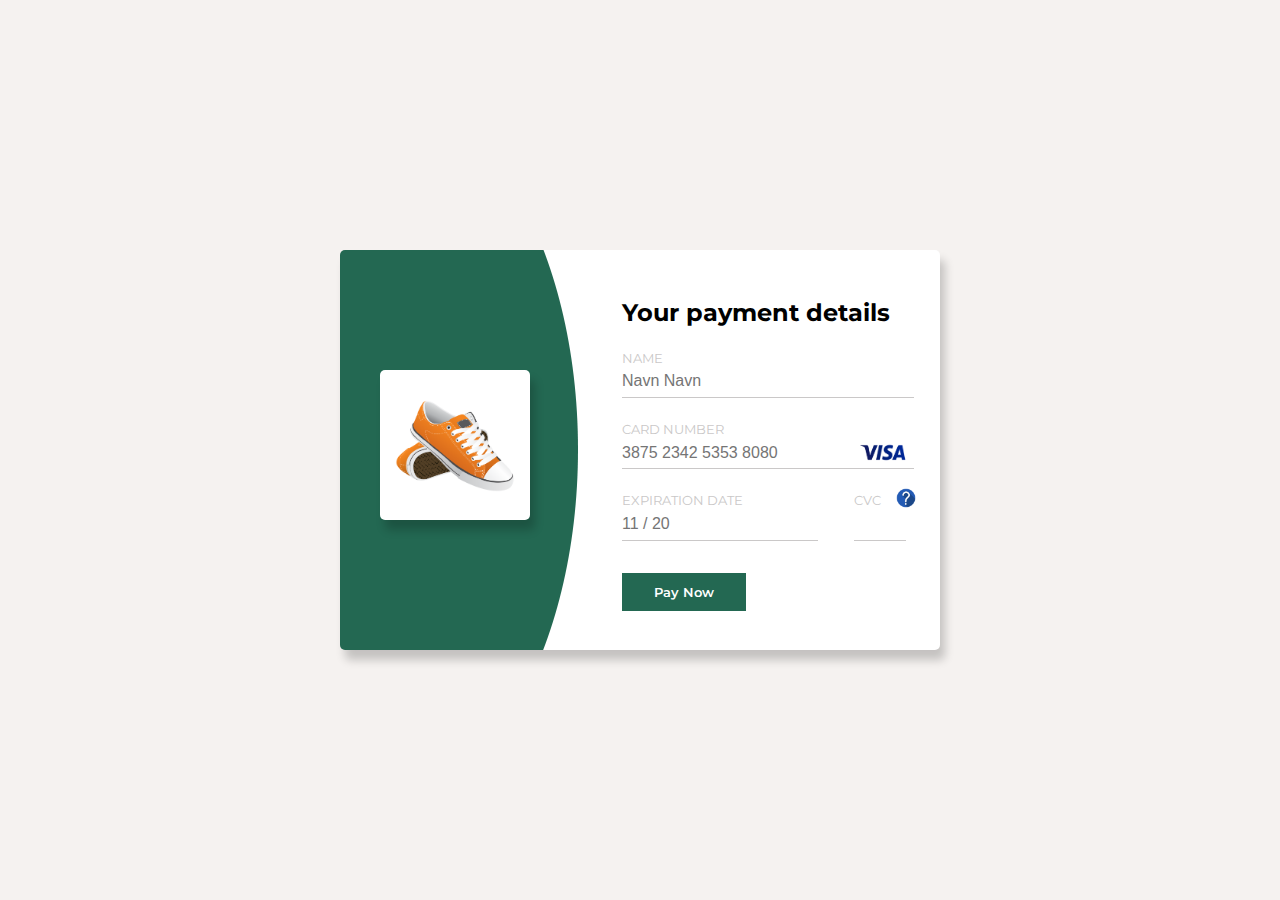
<file: 002-checkout/index.html>
<!DOCTYPE html>
<html>
<head>
	<meta charset="utf-8" />
	<meta http-equiv="X-UA-Compatible" content="IE=edge">
	<title>002</title>
	<meta name="viewport" content="width=device-width, initial-scale=1">
	<link rel="stylesheet" type="text/css" media="screen" href="main.css" />
	<link rel="stylesheet" href="https://use.fontawesome.com/releases/v5.4.2/css/all.css" integrity="sha384-/rXc/GQVaYpyDdyxK+ecHPVYJSN9bmVFBvjA/9eOB+pb3F2w2N6fc5qB9Ew5yIns" crossorigin="anonymous">
</head>
<body>


	<div class="container">
			<i class="fas fa-long-arrow-alt-left"></i>


		<div class="cart-item">
			<div class="img-wrapper">
					<img class="product-img" src="images/product.png" alt="">
			</div>
		</div>

			<div class="payment">

				<h1>Your payment details</h1>

				<div class="form-group">
					<label>Name</label>
					<input type="text" placeholder="Navn Navn">
				</div>

				<div class="form-group">
						<label>Card Number</label>
						<input type="text" placeholder="3875 2342 5353 8080">
						<img class="visa-icon" src="images/visa.png" alt="">
				</div>

				<div class="form-group form-inline">
						<label>Expiration date</label>
						<input class="input-110" type="text" placeholder="11 / 20">
				</div>

				<div class="form-group form-inline pull-right">
					<label>CVC</label>
					<input class="input-45" type="text" placeholder="">
					<img class="question-icon" src="images/questionmark.png" alt="">
				</div>

				<button>Pay Now</button>


			</div>


	</div>
	
</body>
</html>
</file>
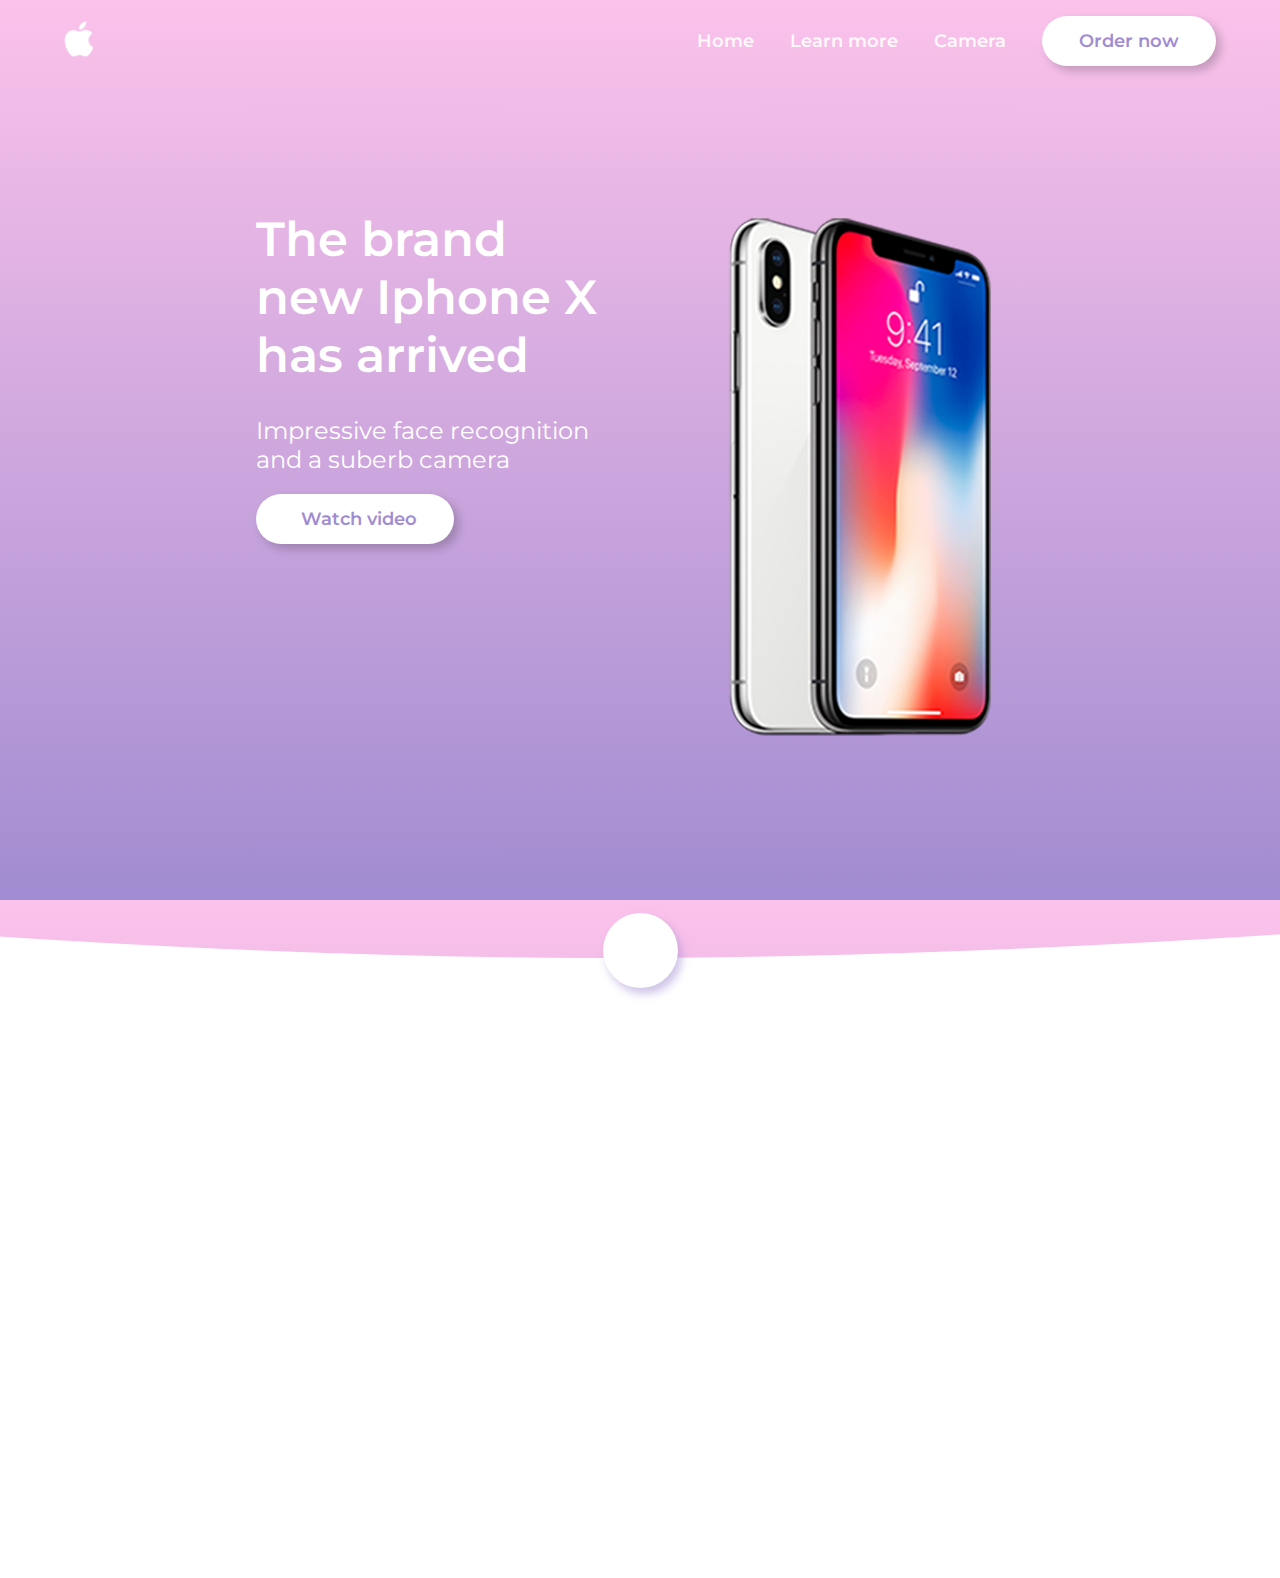
<file: 003-landingpage/index.html>
<!DOCTYPE html>
<html>
<head>
	<meta charset="utf-8" />
	<meta http-equiv="X-UA-Compatible" content="IE=edge">
	<title>003</title>
	<meta name="viewport" content="width=device-width, initial-scale=1">
	<link rel="stylesheet" type="text/css" media="screen" href="main.css" />
	<link rel="stylesheet" href="https://use.fontawesome.com/releases/v5.4.2/css/all.css" integrity="sha384-/rXc/GQVaYpyDdyxK+ecHPVYJSN9bmVFBvjA/9eOB+pb3F2w2N6fc5qB9Ew5yIns" crossorigin="anonymous">
</head>
<body>

	<nav>

		<div class="nav-logo">
				<img src="images/logo.png" alt="Logo">
		</div>

		<div class="links">
				<a href="">Home</a>
				<a href="">Learn more</a>
				<a href="">Camera</a>
				<button class="btn-primary">Order now</button>

		</div>


	</nav>

	<section class="hero">
		<div class="info">
			<h1>The brand new Iphone X <br> has arrived</h1>	
			<h2>Impressive face recognition and a suberb camera</h2>
			<button class="btn-primary"><i class="fas fa-play"></i> Watch video</button>
		</div>

		<div class="content">
				<img src="images/hero.png" alt="Hero banner">
		</div>
		
	</section>

	<section class="read-more">
				<button class="btn-circle"><i class="fas fa-angle-down"></i></button>
	</section>

	<section class="main"></section>
	
</body>
</html>
</file>
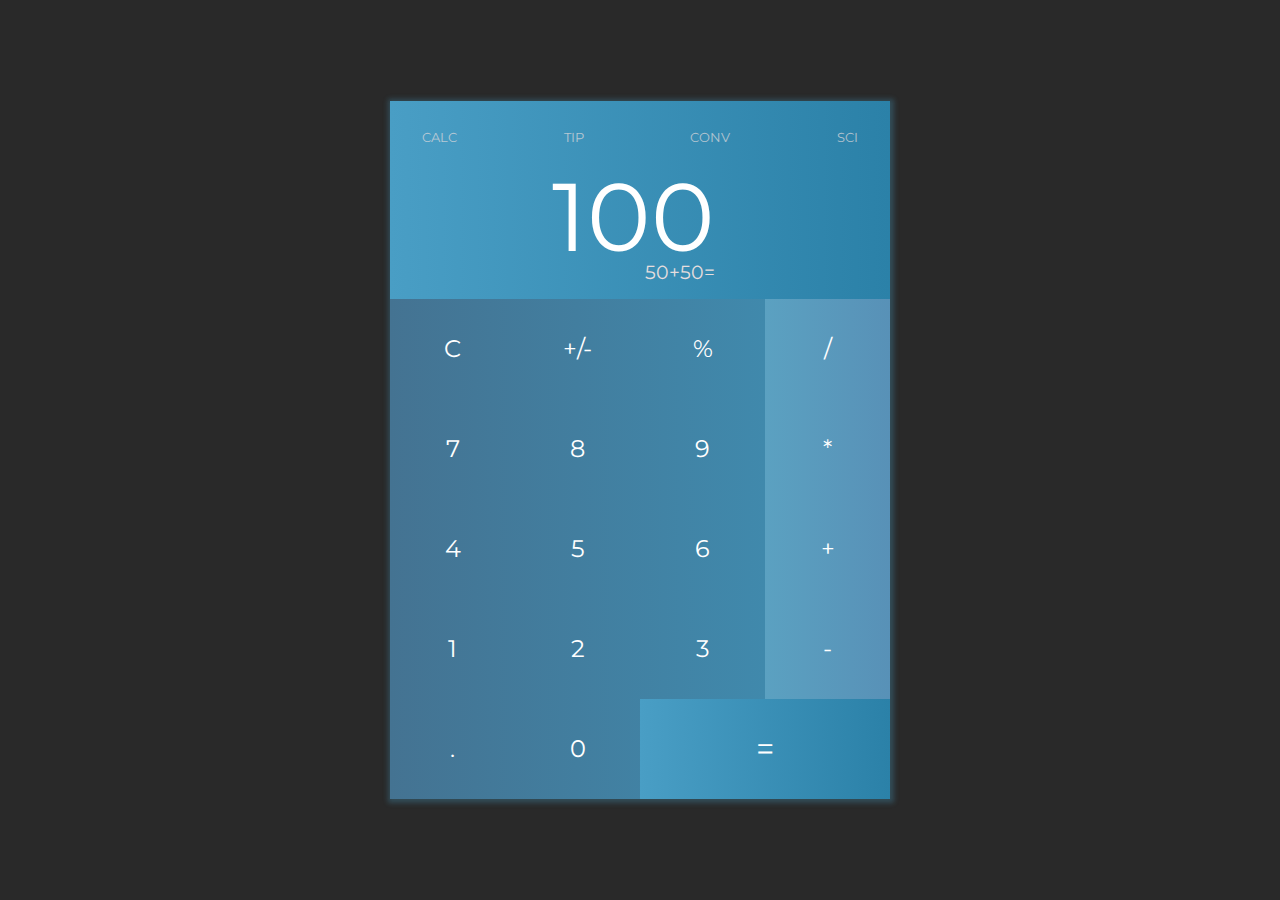
<file: 004-calculator/index.html>
<!DOCTYPE html>
<html>
<head>
	<meta charset="utf-8" />
	<meta http-equiv="X-UA-Compatible" content="IE=edge">
	<title>004</title>
	<meta name="viewport" content="width=device-width, initial-scale=1">
	<link rel="stylesheet" type="text/css" media="screen" href="main.css" />
</head>
<body>

	<div class="wrapper">

		<div class="display">
			<ul class="tabs">
				<li>CALC</li>
				<li>TIP</li>
				<li>CONV</li>
				<li>SCI</li>
			</ul>

			<div class="result">
				100
			</div>

			<div class="trail">
				50+50=
			</div>

		</div>

		<div class="keyboard">
			<div class="numerals">
				<div>C</div>
				<div>+/-</div>
				<div>%</div>
				<div>7</div>
				<div>8</div>
				<div>9</div>
				<div>4</div>
				<div>5</div>
				<div>6</div>
				<div>1</div>
				<div>2</div>
				<div>3</div>
				<div>.</div>
				<div>0</div>
			</div>

			<div class="operators">
					<div>/</div>
					<div>*</div>
					<div>+</div>
					<div>-</div>
			</div>

			<div class="equal">=</div>

		</div>

	</div>
	
</body>
</html>
</file>
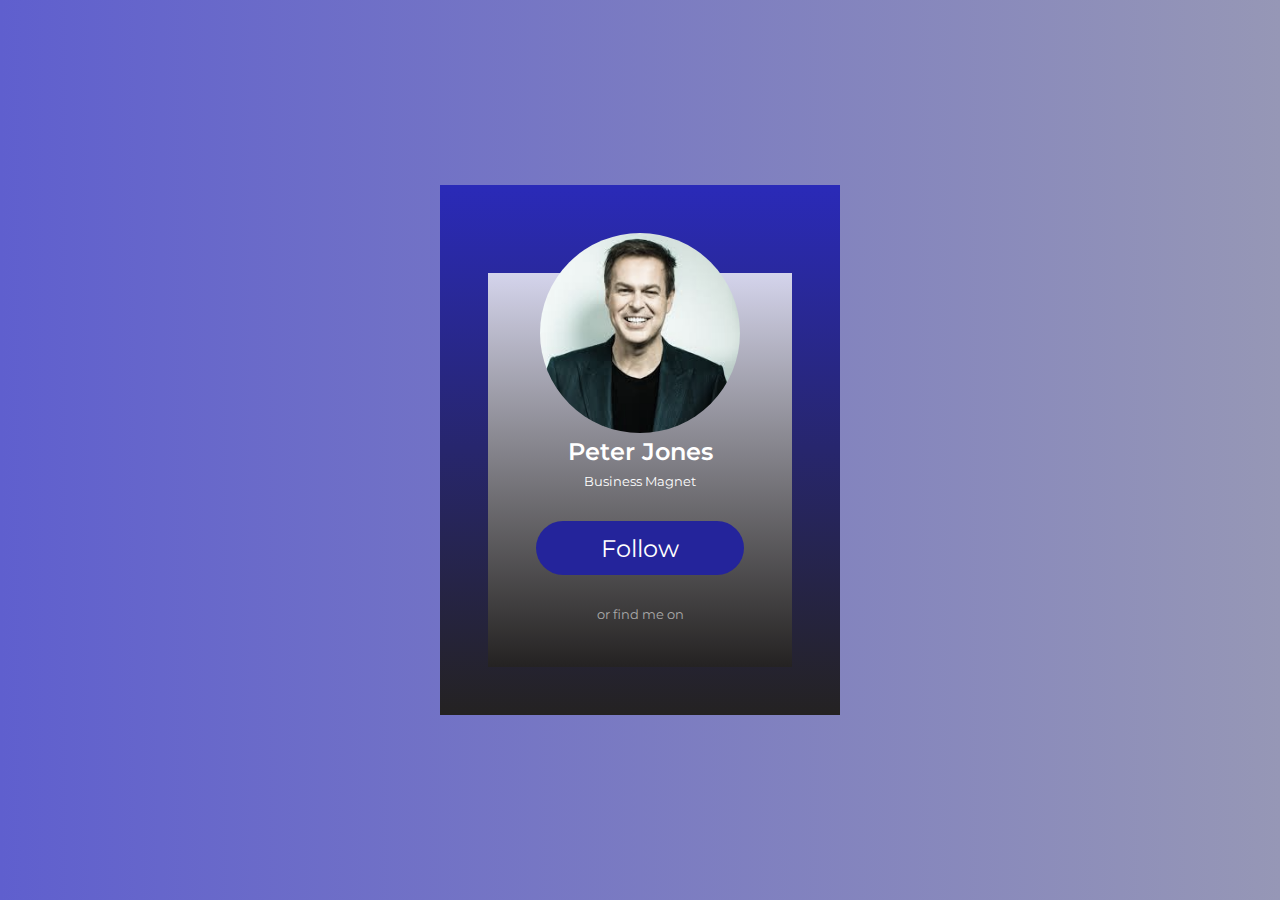
<file: 006-user-profile/index.html>
<!DOCTYPE html>
<html>
<head>
	<meta charset="utf-8" />
	<meta http-equiv="X-UA-Compatible" content="IE=edge">
	<title>006</title>
	<meta name="viewport" content="width=device-width, initial-scale=1">
	<link rel="stylesheet" type="text/css" media="screen" href="main.css" />
	<link rel="stylesheet" href="https://use.fontawesome.com/releases/v5.4.2/css/all.css" integrity="sha384-/rXc/GQVaYpyDdyxK+ecHPVYJSN9bmVFBvjA/9eOB+pb3F2w2N6fc5qB9Ew5yIns" crossorigin="anonymous">
</head>
<body>
<!-- 	https://mir-s3-cdn-cf.behance.net/project_modules/max_1200/d7ef5a59661089.5a2a430d4c7a6.jpg -->

<div class="card">

	<div class="controls">
			<i class="fas fa-ellipsis-v"></i>
			<i class="fas fa-cog"></i>
	</div>

	<div class="inner">

		<img src="images/profile.jpg" alt="">

		<p class="name">Peter Jones</p>
		<p class="job">Business Magnet</p>

		<button>Follow</button>

		<p class="or">or find me on</p>
					
		<div class="social-media">
				<i class="fab fa-facebook-square"></i>
				<i class="fab fa-twitter"></i>
				<i class="fab fa-instagram"></i>
		</div>



	</div>


</div>


</body>
</html>
</file>
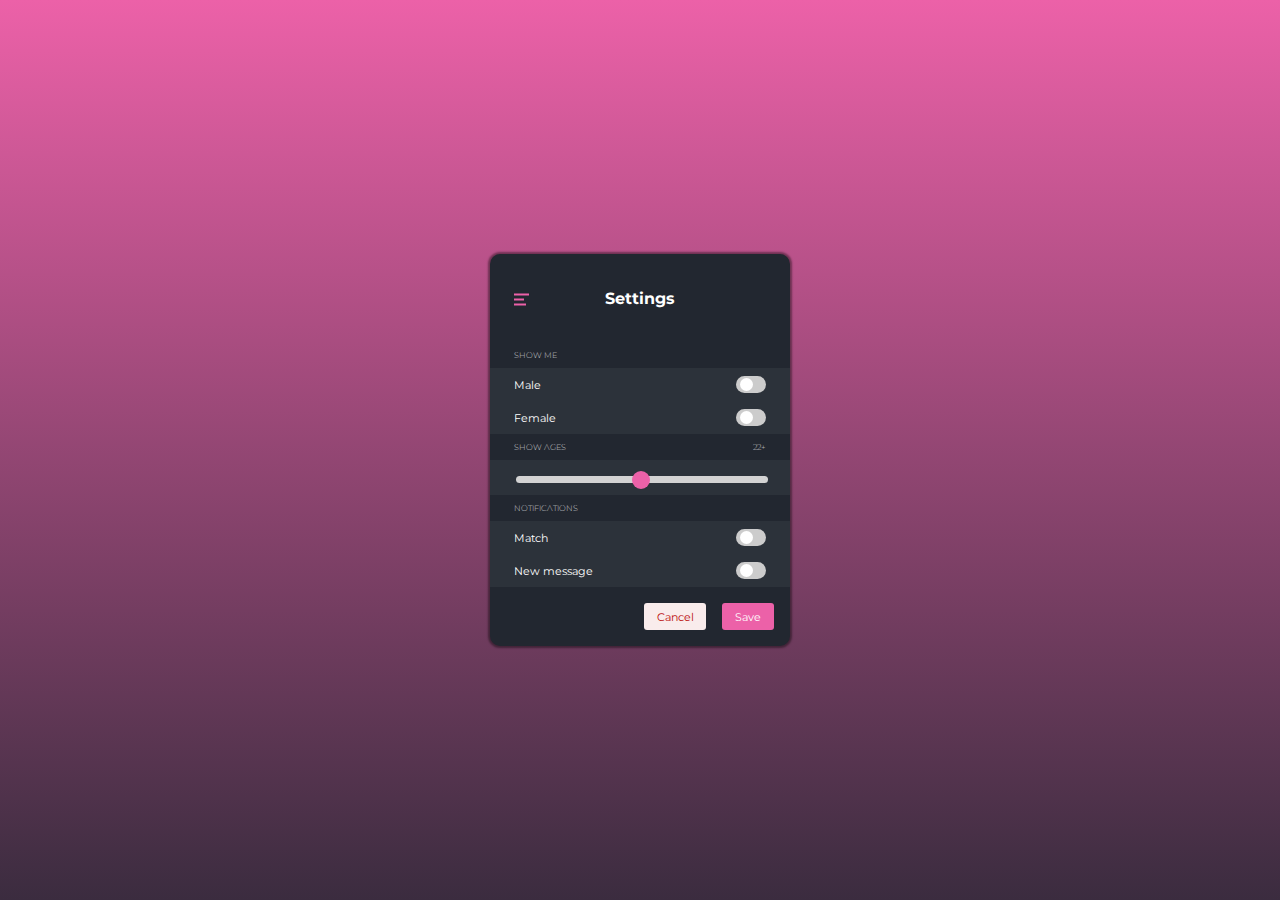
<file: 007-settings/index.html>
<!DOCTYPE html>
<html>
<head>
	<meta charset="utf-8" />
	<meta http-equiv="X-UA-Compatible" content="IE=edge">
	<title>007</title>
	<meta name="viewport" content="width=device-width, initial-scale=1">
	<link rel="stylesheet" type="text/css" media="screen" href="main.css" />
	<link rel="stylesheet" href="https://use.fontawesome.com/releases/v5.4.2/css/all.css" integrity="sha384-/rXc/GQVaYpyDdyxK+ecHPVYJSN9bmVFBvjA/9eOB+pb3F2w2N6fc5qB9Ew5yIns" crossorigin="anonymous">
</head>
<body>
<!-- 	https://cdn.dribbble.com/users/964000/screenshots/2686839/daily_ui_007_settings_800.png
 -->
<div class="wrapper">

	<div class="card">
			<div class="test"></div>
			<div class="test"></div>
			<div class="test"></div>
		<div class="card-header">
			<div class="burger">
				<div class="bar1"></div>
				<div class="bar2"></div>
				<div class="bar3"></div>

			</div>

			<h1>Settings</h1>

		</div>

		<div class="card-body">

			<label class="field-label">show me</label>
			<div class="field">
				<span class="tag">Male</span>
					<label class="switch">
						<input type="checkbox">
						<span class="slider round"></span>
					</label>
			</div>
			<div class="field">
					<span class="tag">Female</span>
						<label class="switch">
							<input type="checkbox">
							<span class="slider round"></span>
						</label>
				</div>

				<div class="slider-labels">
						<label class="field-label">show ages</label>
						<label class="field-label">22+</label>
				</div>
				<div class="field">
						<div class="slidecontainer">
								<input type="range" min="1" max="100" value="50" class="range-slider" id="myRange">
							</div>
				</div>

				<label class="field-label">notifications</label>
				<div class="field">
					<span class="tag">Match</span>
						<label class="switch">
							<input type="checkbox">
							<span class="slider round"></span>
						</label>
				</div>
				<div class="field">
						<span class="tag">New message</span>
							<label class="switch">
								<input type="checkbox">
								<span class="slider round"></span>
							</label>
				</div>

			<div class="buttons">
				<button class="cancel">Cancel</button>
				<button class="submit">Save</button>

			</div>
	




		</div>


	</div>

</div>

</body>
</html>
</file>
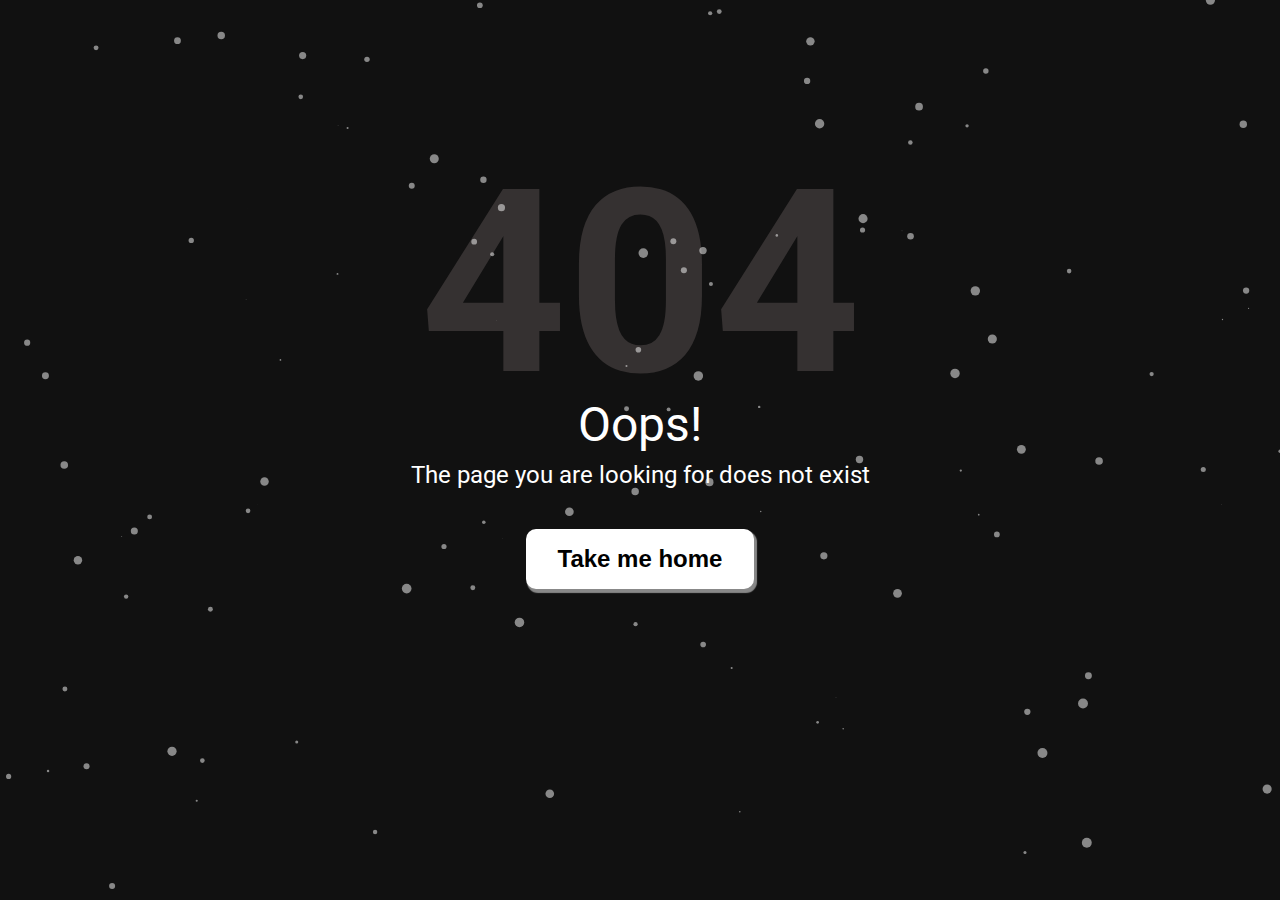
<file: 008-not-found-page/index.html>
<!DOCTYPE html>
<html>
<head>
	<meta charset="utf-8" />
	<meta http-equiv="X-UA-Compatible" content="IE=edge">
	<title>008</title>
	<meta name="viewport" content="width=device-width, initial-scale=1">
	<link rel="stylesheet" type="text/css" media="screen" href="main.css" />
</head>
<body>
<!-- particles.js container -->
<div id="particles-js"></div>

<div class="wrapper">
	<h1>404</h1>
	<p class="text primary">Oops!</p>
	<p class="text secondary">The page you are looking for does not exist</p>
	<button>Take me home</button>
</div>

<!-- scripts -->
<script src="js/particles.js"></script>
<script src="js/app.js"></script>
	
</body>
</html>
</file>
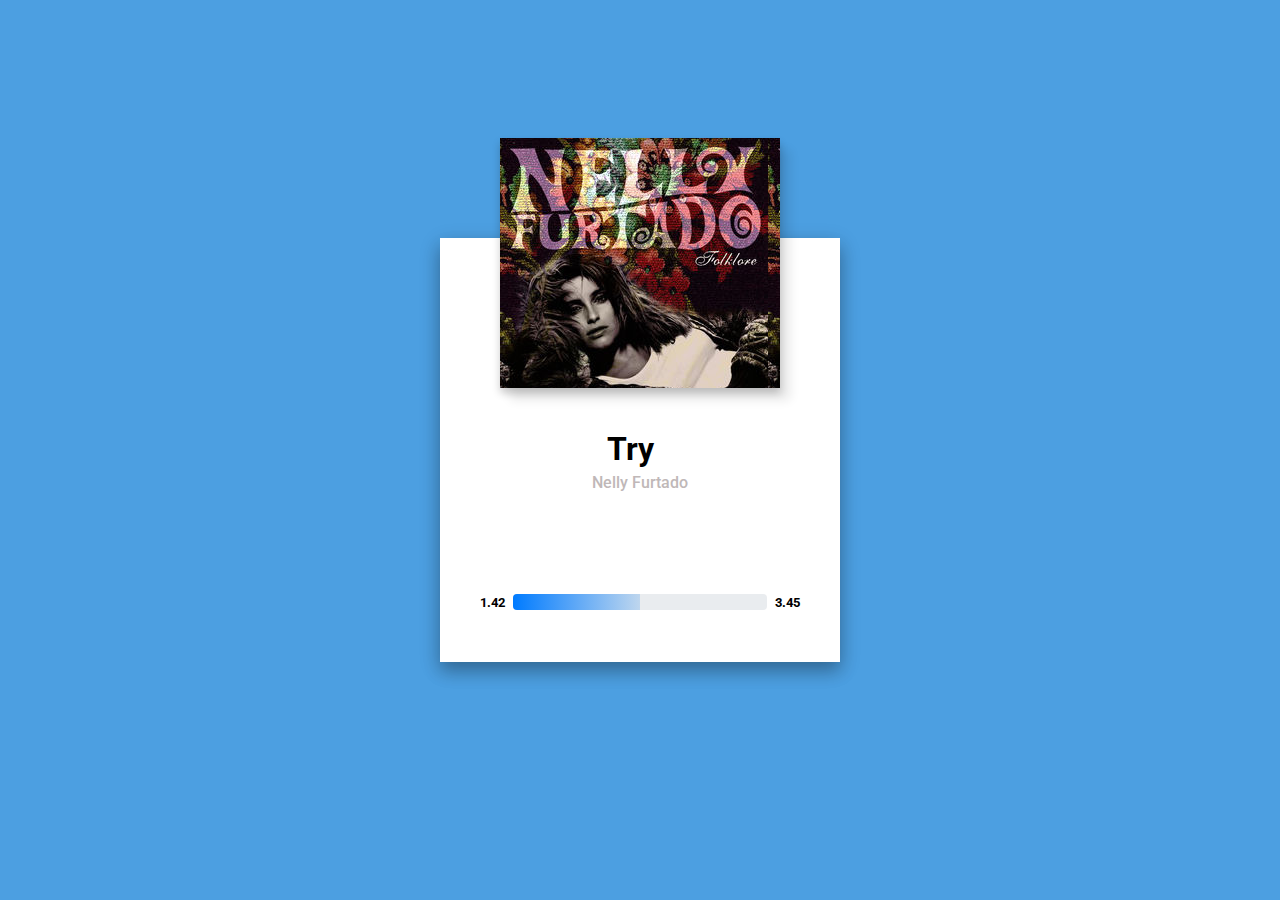
<file: 009-music-player/index.html>
<!DOCTYPE html>
<html>
<head>
	<meta charset="utf-8" />
	<meta http-equiv="X-UA-Compatible" content="IE=edge">
	<title>009</title>
	<meta name="viewport" content="width=device-width, initial-scale=1">
	<link rel="stylesheet" type="text/css" media="screen" href="main.css" />
	<link rel="stylesheet" href="https://use.fontawesome.com/releases/v5.4.2/css/all.css" integrity="sha384-/rXc/GQVaYpyDdyxK+ecHPVYJSN9bmVFBvjA/9eOB+pb3F2w2N6fc5qB9Ew5yIns" crossorigin="anonymous">
</head>
<body>

<div class="wrapper">
	<div class="card">

			<i class="fas fa-chevron-left"></i>
					<div class="thumbnail">
		</div>

		<div class="card-body">
			<div class="title">
				 <p class="song">Try</p>
				 <i class="fas fa-heart"></i>
			</div>

			<p class="artist">Nelly Furtado</p>

			<div class="player">
				<i class="fas fa-random op-5"></i>
				<i class="fas fa-step-backward op-7"></i>
				<i class="fas fa-pause play"></i>
				<i class="fas fa-step-forward op-7"></i>
				<i class="fas fa-undo-alt op-5"></i>
			</div>
			
		</div>
			<div class="progress">
				<p>1.42</p>
				<div class="progress-bar">
						<div class="bar"></div>
					</div>
				<p>3.45</p>
			</div>



	</div>

</div>

</body>
</html>
</file>
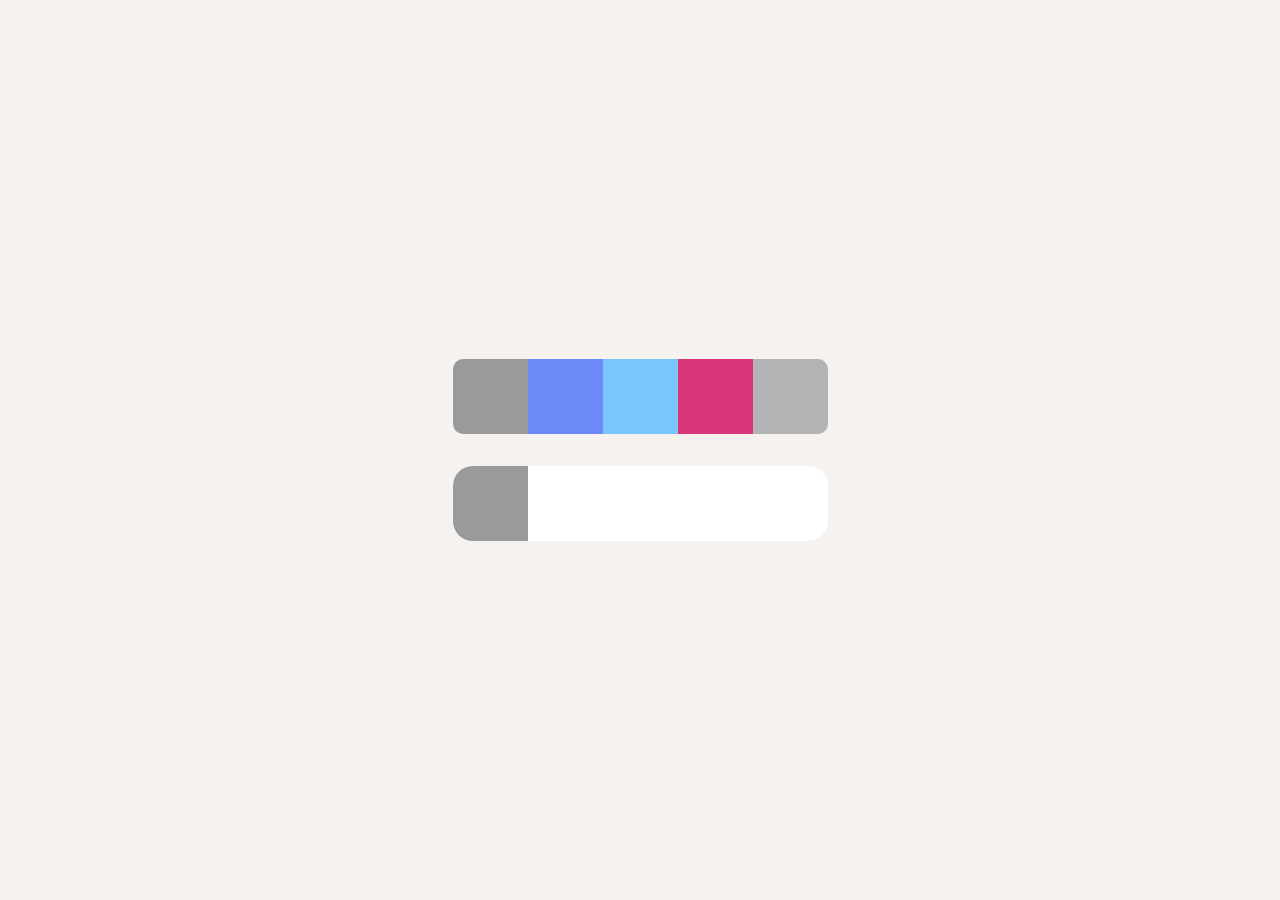
<file: 010-social-media/index.html>
<!DOCTYPE html>
<html>
<head>
	<meta charset="utf-8" />
	<meta http-equiv="X-UA-Compatible" content="IE=edge">
	<title>010</title>
	<meta name="viewport" content="width=device-width, initial-scale=1">
	<link rel="stylesheet" type="text/css" media="screen" href="main.css" />
	<link rel="stylesheet" href="https://use.fontawesome.com/releases/v5.4.2/css/all.css" integrity="sha384-/rXc/GQVaYpyDdyxK+ecHPVYJSN9bmVFBvjA/9eOB+pb3F2w2N6fc5qB9Ew5yIns" crossorigin="anonymous">

</head>
<body>

	<div class="wrapper">
		<div class="socials">
			<div class="icon bg-grey">
				<i class="fas fa-share-alt"></i>
			</div>

			<div class="icon bg-facebook">
					<i class="fab fa-facebook-f"></i>
			</div>

			<div class="icon bg-twitter">
				<i class="fab fa-twitter"></i>
			</div>

			<div class="icon bg-dribble">
				<i class="fab fa-dribbble"></i>
			</div>

			<div class="icon bg-link">
				<i class="fas fa-link"></i>
			</div>
		</div>

		<div class="socials-white">
				<div class="icon bg-grey">
					<i class="fas fa-share-alt white"></i>
				</div>
	
				<div class="icon">
						<i class="fab fa-facebook-f facebook"></i>
				</div>
	
				<div class="icon">
					<i class="fab fa-twitter twitter"></i>
				</div>
	
				<div class="icon">
					<i class="fab fa-dribbble dribble"></i>
				</div>
	
				<div class="icon">
					<i class="fas fa-link link"></i>
				</div>
			</div>

		

	</div>
	
</body>
</html>
</file>
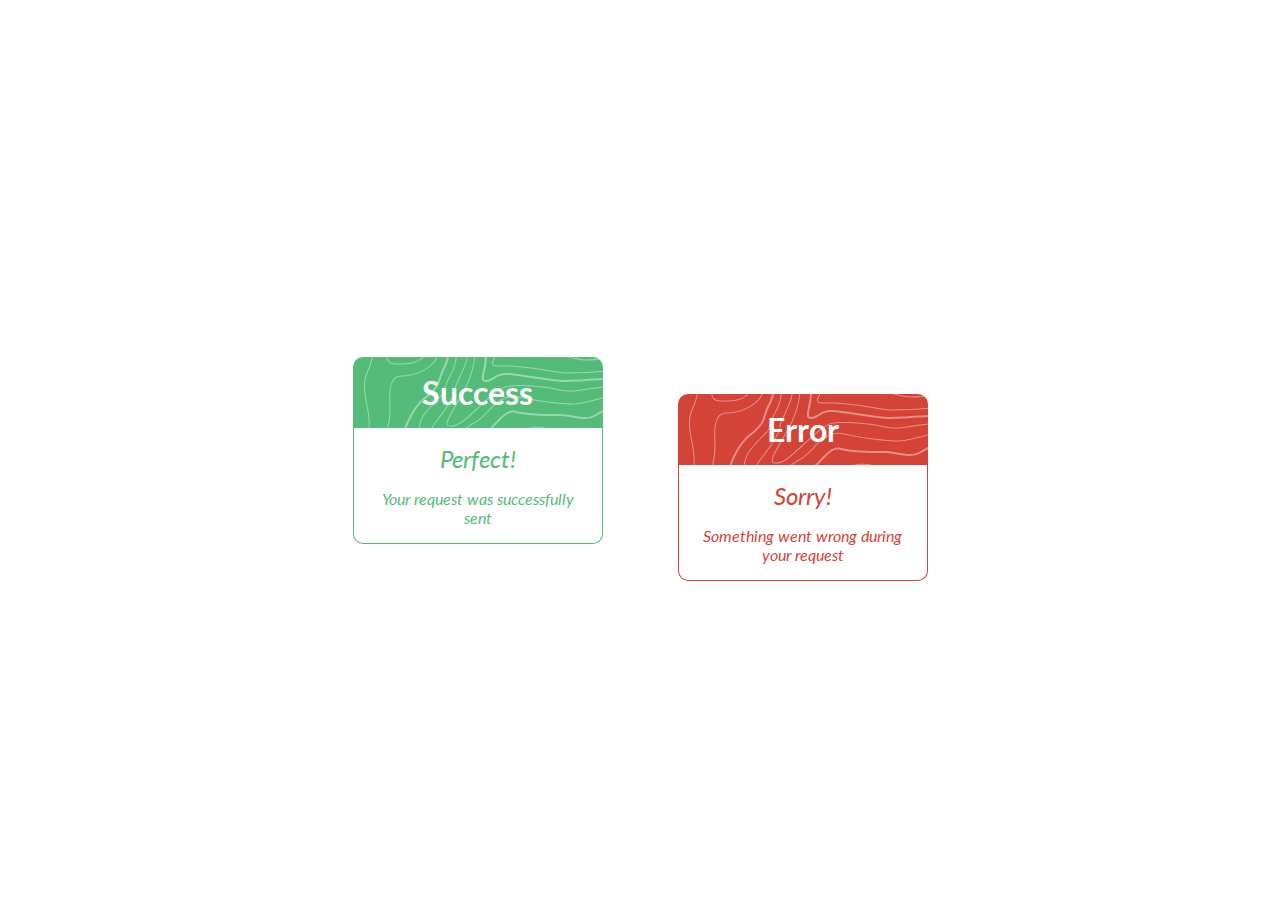
<file: 011-flash-cards/index.html>
<!DOCTYPE html>
<html>
<head>
	<meta charset="utf-8" />
	<meta http-equiv="X-UA-Compatible" content="IE=edge">
	<title>011</title>
	<meta name="viewport" content="width=device-width, initial-scale=1">
	<link rel="stylesheet" type="text/css" media="screen" href="main.css" />
	<link rel="stylesheet" href="https://use.fontawesome.com/releases/v5.4.2/css/all.css" integrity="sha384-/rXc/GQVaYpyDdyxK+ecHPVYJSN9bmVFBvjA/9eOB+pb3F2w2N6fc5qB9Ew5yIns" crossorigin="anonymous">
</head>
<body>

	<div class="wrapper">
			<div class="card">

				<div class="card-header bg-success">
						<i class="far fa-check-circle"></i>
						<h1>Success</h1>
				</div>

				<div class="card-body body-success">
					<h2>Perfect!</h2>
					<p>Your request was successfully sent</p>

				</div>

				</div>

				<div class="card">
						<div class="card-header bg-danger">
								<i class="far fa-times-circle"></i>
								<h1>Error</h1>
						</div>
		
						<div class="card-body body-danger">
							<h2>Sorry!</h2>
							<p>Something went wrong during your request</p>
		
						</div>
				</div>
	</div>

	
</body>
</html>
</file>
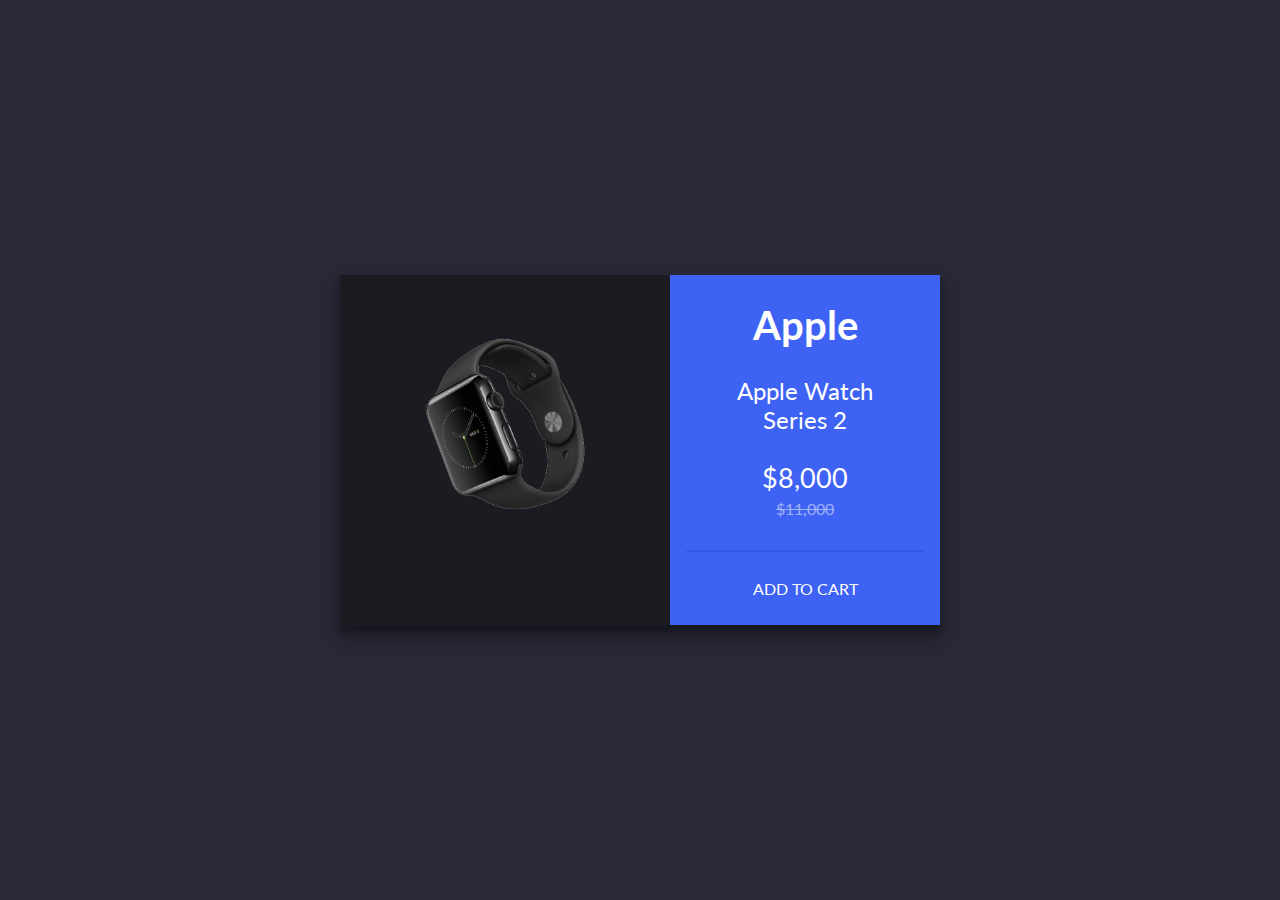
<file: 012-single-product/index.html>
<!DOCTYPE html>
<html>
<head>
	<meta charset="utf-8" />
	<meta http-equiv="X-UA-Compatible" content="IE=edge">
	<title>012</title>
	<meta name="viewport" content="width=device-width, initial-scale=1">
	<link rel="stylesheet" type="text/css" media="screen" href="main.css" />
	<link rel="stylesheet" href="https://use.fontawesome.com/releases/v5.4.2/css/all.css" integrity="sha384-/rXc/GQVaYpyDdyxK+ecHPVYJSN9bmVFBvjA/9eOB+pb3F2w2N6fc5qB9Ew5yIns" crossorigin="anonymous">

</head>
<body>

	<div class="wrapper">

		<div class="card">

			<div class="product-img">
				<img src="images/watch.png" alt="">

				<div class="rating">
						<i class="fas fa-star"></i>
						<i class="fas fa-star"></i>
						<i class="fas fa-star"></i>
						<i class="fas fa-star"></i>
						<i class="far fa-star"></i>
				</div>

			</div>

			<div class="product-info">
					<h1>Apple</h1>
					<h2>Apple Watch  <br>	Series 2</h2>

					<p class="now">$8,000</p>
					<p class="before">$11,000</p>

					<div class="cart">
						<p>Add to cart</p>

					</div>


			</div>

		</div>

	</div>
	
</body>
</html>
</file>
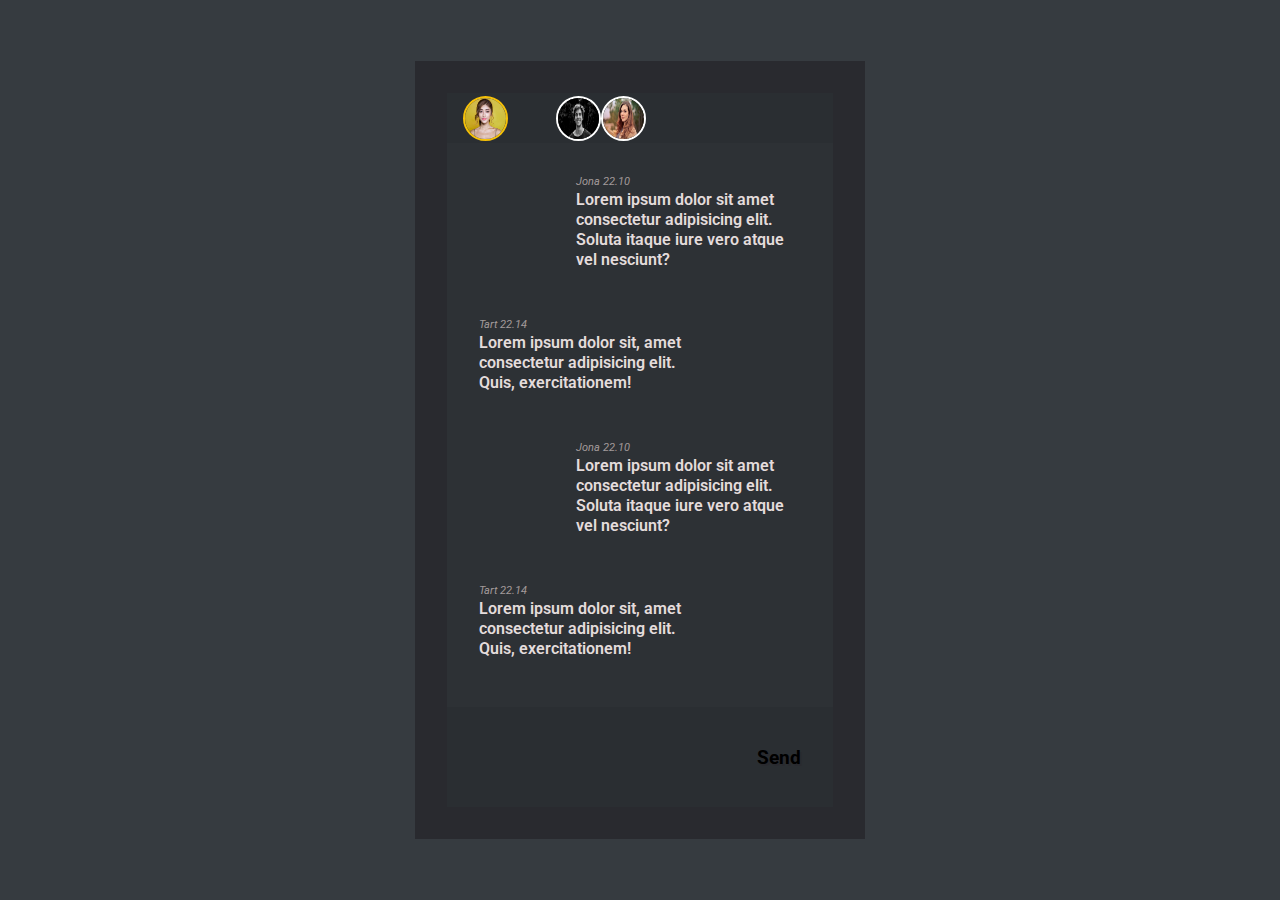
<file: 013-direct-messaging/index.html>
<!DOCTYPE html>
<html>
<head>
	<meta charset="utf-8" />
	<meta http-equiv="X-UA-Compatible" content="IE=edge">
	<title>013</title>
	<meta name="viewport" content="width=device-width, initial-scale=1">
	<link rel="stylesheet" type="text/css" media="screen" href="main.css" />
	<link rel="stylesheet" href="https://use.fontawesome.com/releases/v5.4.2/css/all.css" integrity="sha384-/rXc/GQVaYpyDdyxK+ecHPVYJSN9bmVFBvjA/9eOB+pb3F2w2N6fc5qB9Ew5yIns" crossorigin="anonymous">

</head>
<body>

	<div class="wrapper">

		<div class="card">

			<div class="card-header">
				<img src="images/person1.jpg" class="active" alt="">
				
				<img src="images/person2.jpg" alt="">
				<img src="images/person3.jpg" alt="">

			</div>

			<div class="inner">

				<div class="recieved">
					<div class="from">Jona 22.10</div>
					<p class="msg">Lorem ipsum dolor sit amet consectetur adipisicing elit. Soluta itaque iure vero atque vel nesciunt?</p>
				</div>

				<div class="sent">
						<div class="from">Tart 22.14</div>
						<p class="msg">Lorem ipsum dolor sit, amet consectetur adipisicing elit. Quis, exercitationem!</p>
				</div>

				<div class="recieved">
						<div class="from">Jona 22.10</div>
						<p class="msg">Lorem ipsum dolor sit amet consectetur adipisicing elit. Soluta itaque iure vero atque vel nesciunt?</p>
				</div>

				<div class="sent">
						<div class="from">Tart 22.14</div>
						<p class="msg">Lorem ipsum dolor sit, amet consectetur adipisicing elit. Quis, exercitationem!</p>
				</div>
			</div>

				<div class="textfield">
					<i class="fas fa-plus"></i>
					<p>Send</p>
				</div>

		

		</div>


	</div>
	
</body>
</html>
</file>
<file: 002-checkout/main.css>
@import url('https://fonts.googleapis.com/css?family=Montserrat:400,600,800');
@import url('https://fonts.googleapis.com/css?family=Roboto:400,500,700');

html, body {
	height: 100%;
	min-height: 100%;
	margin: 0;
	padding: 0;
	display: flex;
	justify-content: center;
	align-items: center;
	background-color: #f5f2f0;
}

.container {
	width: 600px;
	height: 400px;
	box-shadow: 5px 10px 10px 0 rgba(0,0,0,.2);
	background: url('bg.png');
	background-color: white;
	position: relative;
	display:flex;
	flex-direction: row;
	justify-content: flex-end;
	border-radius: 5px;
}

.cart-item {
	width: 150px;
	height: 150px;
	background-color: white;
	position: absolute;
	box-shadow: 5px 10px 10px 0 rgba(0,0,0,.2);
	border-radius: 5px;
	left: 40px;
	top: 30%;
}

.img-wrapper {
	position: relative;
}

.product-img {
	max-width: 80%;
	margin-left: 10%;
	margin-top: 20%;

}

.payment {
	width: 350px;
	box-sizing: border-box;
	padding: 2rem;
	height: 100%;
}

.form-group {
	margin-top: 1.5rem;
	position: relative;
}

.form-inline {
	display: inline-block;
}

h1 {
	font-family: Montserrat;
	font-size: 1.5rem;
}

label {
	text-transform: uppercase;
	color: rgb(202, 200, 200);
	font-size: .8rem;
	display: block;
	font-family: Montserrat;

}

input {
	font-family: Roboto;
	display: block;
	font-weight: 500;
	border: none;
	color: #1d1d20;
	font-size: 1rem;
	border-radius: 0;
	font-family: sans-serif;
	line-height: 1.15;
	display: inline-block;
	border-bottom: 1px solid rgb(202, 200, 200);
	padding: .4rem;
	padding-left: 0;
	width: 100%;
}

input:focus {
	outline-offset: 0;
	outline: none;
}

.pull-right {
	margin-left: 2rem;
}

.input-45 {
	width: 45px;
}

.input-110 {
	width: 190px;
}

button {
	margin-top: 2rem;
	border: none;
	padding: .7rem 2rem;
	color: white;
	background-color: #236852;
	font-family: Montserrat;
	font-weight: 600;
}

.visa-icon {
	max-width: 50px;
	position: absolute;
	right: 0;
	top: 20px;
}

.question-icon {
	max-width: 20px;
	position: absolute;
	right: -10px;
	top: -5px;
}

.fas {
	color: white;
	font-size: 26px;
	align-self: flex-start;
	position: absolute;
	left: 20px;
	top: 10px;
}
</file>
<file: 003-landingpage/main.css>
@import url('https://fonts.googleapis.com/css?family=Montserrat:400,600,800');

html, body {
	min-height: 100%;
	height: 100%;
 	background-image: linear-gradient(to top, rgb(161, 140, 209) 0%, rgb(251, 194, 235)); 
	padding: 0;
	margin: 0;
}


nav {
	display: flex;
	align-items: center;
	padding: 1rem 4rem;
}

nav .nav-logo {
	margin-right: auto;
}

nav .nav-logo img {
	max-width: 30px;

}

.links {
	margin-left: auto;
}

.links a {
	font-family: Montserrat;
	font-weight: 600;
	text-decoration: none;
	padding-right: 2rem;
	font-size: 1.1rem;
	color: rgb(255, 248, 248);
}

.btn-primary {
	border: none;
	border-radius: 30px;
	background-color: white;
	color: rgb(161, 140, 209);
	box-shadow: 5px 5px 10px 0 rgba(0,0,0,.2);
	font-family: Montserrat;
	font-weight: 600;
	padding: .9rem 2.3rem;
	font-size: 1.1rem;
}

.btn-primary i {
	padding-right: .5rem;
}

.hero {
	display: flex;
	flex-direction: row;
	padding: 6rem 10rem;
	justify-content: center;
}

h1 {
	font-family: Montserrat;
	font-weight: 600;
	color: white;
	font-size: 3rem;
}

h2 {
	font-family: Montserrat;
	font-weight: 400;
	color: white;
	font-size: 1.5rem;
}

.info {
	flex: 1.7;	
	padding-left: 6rem;
}

.content {
	flex: 1;
}

.read-more {
	width: 100%;
	background-image: url('images/curve.png');
	background-size: cover;
	background-position: center;
	background-repeat: no-repeat;
	display: flex;
	justify-content: center;
	position: relative;
	min-height: 100px;
}

.btn-circle {
	border: none;
	border-radius: 100%;
	background-color: white;
	color: rgb(161, 140, 209);
	box-shadow: 4px 6px 8px 0px rgba(161, 140, 209, .5);
	font-family: Montserrat;
	font-weight: 600;
	font-size: 1.1rem;
	width: 75px;
	height: 75px;
	position: absolute;
	bottom: -10px;
}

.btn-circle i {
	padding-right: .5rem;
	font-size: 2.5rem;
	margin-left: 10px;
}

.main {
	height: 600px;
	background-color: white;
}
</file>
<file: 004-calculator/main.css>
@import url('https://fonts.googleapis.com/css?family=Montserrat:400,600,800');

html, body {
	height: 100%;
	width: 100%;
	min-height: 100%;
	padding: 0;
	margin: 0;
	background-color: rgba(0, 0, 0, .6);
	display: flex;
	justify-content: center;
	align-items: center;
	font-family: Montserrat;
	color: white;
}

.wrapper {
	width: 500px;
	display: flex;
	flex-direction: column;
	box-shadow: 1px 1px 5px 3px rgba(73, 158, 197, .3);
}

.display {
	width: 100%;
	background: linear-gradient(to right, rgb(73, 158, 197), rgb(43, 129, 168));
	margin-bottom: -1px;
}

.display .tabs {
	padding: 1rem 2rem 1.5rem 2rem;
	display: flex;
	flex-direction: row;
	justify-content: space-between;
	list-style-type: none;
	color: rgb(230, 222, 222);
	font-size: .8rem;
	opacity: .7;

}

.display .result {
	font-size: 6rem;
	text-align: right;
	line-height: 70px;
	padding-right: 35%;
}

.display .trail {
	color: rgb(230, 222, 222);
	font-size: 1.2rem;
	padding-bottom: 1rem;
	padding-top: .5rem;
	padding-right: 35%;
	text-align: right;
}

.keyboard {
	height: 100%;
	width: 100%;
	display: flex;
	flex-direction: row;
	position: relative;
}

.numerals {
	flex: 3;
	background: linear-gradient(to left, rgb(64, 137, 172), rgb(68, 115, 146));
	display: flex;
	flex-direction: row;
	flex-flow: wrap;
}

.numerals div {
	width: calc(100% / 3);
	height: 100px;
	display: flex;
	justify-content: center;
	align-items: center;
	font-size: 1.5rem;
}

.operators {
	flex: 1;
	background: linear-gradient(to left, #5891B7, #5BA1C1); 

}

.operators div {
	height: 100px;
	display: flex;
	justify-content: center;
	align-items: center;
	font-size: 1.5rem;
}

.equal {
	height: 100px;
	background: linear-gradient(to right, rgb(73, 158, 197), rgb(43, 129, 168));
	position: absolute;
	width: 50%;
	bottom: 0;
	right: 0;
	display: flex;
	justify-content: center;
	align-items: center;
	font-size: 2rem;
}
</file>
<file: 006-user-profile/main.css>
@import url('https://fonts.googleapis.com/css?family=Montserrat:400,600,800');

html, body {
	margin: 0;
	padding: 0;
	background-image: linear-gradient(90deg , rgb(95, 95, 206), rgb(150, 151, 182));
	display: flex;
	justify-content: center;
	align-items: center;
	min-height: 100%;
}

* {
	box-sizing: border-box;
}

.card {
	width: 400px;
	background-image: linear-gradient(to bottom , rgb(42, 42, 184), rgb(36, 34, 34));
	padding: 3rem;
}

.controls {
	width: 100%;
	color: white;
	margin-left: auto;
	display: flex;
	flex-direction: row;
	justify-content: space-between;
	font-size: 28px;
}

.inner {
	width: 100%;
	padding-left: 3rem;
	padding-right:3rem;
	margin-top: 40px;
	background-image: linear-gradient(to bottom , rgba(255, 255, 255, .8), rgb(36, 34, 34));
	text-align: center;

}

.inner img {
	border-radius: 50%;
	width: 200px;
	height: 200px;
	margin-top: -40px;
	filter: grayscale(50%);
}

.name {
	margin-top: 0;
	margin-bottom: .5rem;
	font-family: Montserrat;
	color: white;
	font-weight: 600;
	font-size: 1.5rem;
}

.job {
	margin-top: 0;
	font-family: Montserrat;
	color: white;
	font-weight: 400;
	font-size: .8rem;
}

button {
	padding: .8rem 3rem;
	width: 100%;
	border: none;
	background-color: rgb(36, 36, 155);
	border-radius: 40px;
	color: white;
	font-family: Montserrat;
	font-size: 1.5rem;
	margin: 0 auto;
	display: block;
	margin-bottom: 2rem;
	margin-top: 2rem;
}

.or {
	font-family: Montserrat;
	font-size: .8rem;
	color: darkgrey;
}

.social-media {
	display: flex;
	justify-content: space-around;
	padding-bottom: 2rem;
}

.social-media i {
	font-size: 1.5rem;
	color: rgb(95, 95, 206);
}
</file>
<file: 007-settings/main.css>
@import url('https://fonts.googleapis.com/css?family=Montserrat:200,400,600,800');


html, body {
	margin: 0;
	padding: 0;
	min-height: 100%;
	height: 100%;
	font-family: Montserrat;
}

.wrapper {
	background-image: linear-gradient(180deg, #EC61A8, #3B2C3F);
	display: flex;
	justify-content: center;
	align-items: center;
	min-height: 100%;
	width: 100%;
}

.card {
	width: 300px;
	background-color: #222730;
	border-radius: 10px;
	box-shadow: 0px 0px 2px 2px rgba(0, 0, 0, .4);
}

.card-header {
	text-align: center;
	position: relative;
	padding: 1.5rem;
}

.card-header h1 {
	display: inline-block;
	font-size: 1rem;
	color: white;
	font-family: Montserrat;
}

.card-header .burger {
	position: absolute;
	left: 1.5rem;
	top: 50%;
	transform: translateY(-50%);
}

.bar1, .bar2, .bar3  {
	background-color: #EC61A8;
	height: 2px;
	margin-top: 3px;
}

.bar1 {
	width: 15px;
}

.bar2 {
	width: 10px;
}

.bar3 {
	width: 12px;
}

.slider-labels {
	display: flex;
	justify-content: space-between;
}

.field-label {
	text-transform: uppercase;
	font-weight: 200;
	font-family: Montserrat;
	color: white;
	font-size: .5rem;
	padding: .5rem 1.5rem;
	display: inline-block;

}

.field {
	background-color: #2C323A;
	width: 100%;
	position: relative;
	padding: .5rem 1.5rem;
	box-sizing: border-box;
	display: flex;
	flex-direction: row;
	justify-content: space-between;
	align-items: center;
}

.field .tag {
	color: white;
	font-size: .7rem;

}

.switch {
  position: relative;
  display: inline-block;
  width: 30px;
	height: 17px;
	margin-left: 0;
}

.switch input { 
  opacity: 0;
  width: 0;
  height: 0;
}

.slider {
  position: absolute;
  cursor: pointer;
  top: 0;
  left: 0;
  right: 0;
  bottom: 0;
  background-color: #ccc;
  -webkit-transition: .4s;
  transition: .4s;
}

.slider:before {
  position: absolute;
  content: "";
  height: 13px;
  width: 13px;
  left: 4px;
  bottom: 2px;
  background-color: white;
  transition: .4s;
}

input:checked + .slider {
  background-color: #EC61A8;
}

input:focus + .slider {
  box-shadow: 0 0 1px #EC61A8;
}

input:checked + .slider:before {
  transform: translateX(9px);
}

/* Rounded sliders */
.slider.round {
  border-radius: 34px;
}

.slider.round:before {
  border-radius: 50%;
}

/** range slider **/

.slidecontainer {
	width: 100%;
}

.range-slider {
	-webkit-appearance: none;
	width: 100%;
	height: 7.5px;
	border-radius: 5px;
	background: #d3d3d3;
	outline: none;
}

.range-slider:hover {
	opacity: 1;
}

.range-slider::-webkit-slider-thumb {
	-webkit-appearance: none;
	appearance: none;
	width: 18px;
	height: 18px;
	border-radius: 50%;
	background: #EC61A8;
	cursor: pointer;
}

.range-slider::-moz-range-thumb {
	width: 12.5px;
	height: 12.5px;
	border-radius: 50%;
	background: #EC61A8;
	cursor: pointer;
}

.buttons {
	width: 100%;
	box-sizing: border-box;
	display: flex;
	align-items: center;
	justify-content: flex-end;
	padding: 1rem;
}

.buttons button {
	border: none;
	outline: none;
	border-radius: 3px;
	padding: .4rem .8rem;
	font-family: Montserrat;
	font-size: .7rem;
}

.buttons .cancel {
	color: hsl(0, 91%, 38%);
	background-color: hsl(0, 50%, 95%);
	margin-right: 1rem;
}

.buttons .submit {
	color: white;
	background-color: #EC61A8;
}
</file>
<file: 008-not-found-page/main.css>
@import url('https://fonts.googleapis.com/css?family=Roboto:400,500,700');

html,body{ 
	width:100%;
	height: 100%;
	background:#111;
	margin: 0;
	padding: 0;
	font-family: Roboto;
}

#particles-js {
	width: 100%;
	height: 100%;
	min-height: 100%;
	position: absolute;
}

canvas {
	display:block;
}

.wrapper {
	display: flex;
	justify-content: flex-start;
	align-items: center;
	flex-direction: column;
	min-height: 100%;
}

h1 {
	display: block;
	font-size: 16rem;
	line-height: 14rem;
	color: rgb(53, 49, 49);
	margin-bottom: 0;
}

.text  {
	color: white;
	margin-top: 0;
	margin-bottom: .5rem;
}

.primary {
	font-size: 3rem;
}

.secondary {
	font-size: 1.5rem;
}

button {
	border: none;
	padding: 1rem 2rem;
	border-radius: 10px;
	background-color: white;
	font-weight: 700;
	font-size: 1.5rem;
	box-shadow: 2px 3px 1px 1px rgba(255,255,255, .5);
	margin-top: 2rem;
}
</file>
<file: 009-music-player/main.css>
@import url('https://fonts.googleapis.com/css?family=Roboto:400,500,700');

html, body {
	margin: 0;
	padding: 0;
	min-height: 100%;
	height: 100%;
	font-family: Roboto;
}

* {
	box-sizing: border-box;
}


.wrapper {
	display: flex;
	align-items: center;
	justify-content: center;
	min-height: 100%;
	width: 100%;
	background-color: #4C9FE1;
}

.card {
	background-color: white;
	width: 400px;
	display: flex;
	flex-direction: column;
	text-align: center;
	box-shadow: 0 10px 16px 0 rgba(0,0,0,0.2),0 6px 20px 0 rgba(0,0,0,0.19);
	padding-top: 10rem;
	position: relative;
}

.card .thumbnail {
	position: absolute;
	width: 280px;
	height: 250px;
	top: -100px;
	left: 50%;
	transform: translateX(-50%);
	box-shadow: 0 5px 8px 0 rgba(0,0,0,0.2),10px 12px 10px 0 rgba(0,0,0,0.09);
	background-image: url('images/nelly.jpg')
}

.card .fa-chevron-left {
	position: absolute;
	top: 20px;
	left: 20px;
	font-size: 2rem;
	color: rgb(223, 210, 210);
}

.card-body {
	width: 100%;
	padding: 0rem 5rem 0rem 5rem;
}

.card-body .song {
	display:inline-block;
	font-weight: 700;
	font-size: 2rem;
	margin-bottom: 0;
}

.card-body .artist {
	font-size: 1rem;
	font-weight: 500;
	color: rgb(192, 184, 184);
	margin-top: 5px;
}

.fa-heart {
	font-size: 1.5rem;
	padding-left: 20px;
}

i {
	color: #4C9FE1;
}

.player {
	display: flex;
	flex-direction: row;
	justify-content: space-between;
	align-items: center;
	width: 100%;
	margin-top: 50px;
}

.op-5 {
	opacity: .5;
}

.op-7 {
	opacity: .7;
}

.play {
	font-size: 2rem;
}

.progress-bar {
	display: flex;
	height: 1rem;
	overflow: hidden;
	font-size: .75rem;
	background-color: #e9ecef;
	border-radius: .25rem;
	width: 100%;
}

.bar {
	color: #fff;
	text-align: center;
	white-space: nowrap;
	background-image: linear-gradient(to right, #007bff, #bed6ee);
	width: 50%;
	height: 20px;
}

.progress {
	display: flex;
	flex-direction: row;
	justify-content: space-between;
	align-items: center;
	padding: 2rem;
}

.progress p {
	padding: .5rem;
	font-size: .8rem;
	font-weight: 700;

}
</file>
<file: 010-social-media/main.css>
html, body {
	min-height: 100%;
	height: 100%;
	margin: 0;
	padding: 0;
}

* {
	box-sizing: border-box;
}

.wrapper {
  height: 100%;
	width: 100%;
	background-color: #f5f2f0;
	display: flex;
	justify-content: center;
	align-items: center;
	flex-direction: column;
}

.socials {
	margin-bottom: 2rem;
	display: flex;
	flex-direction: row;
}

.socials div:last-of-type {
	border-top-right-radius: 10px;
	border-bottom-right-radius: 10px;
}

.socials div:first-of-type {
	border-top-left-radius: 10px;
	border-bottom-left-radius: 10px;
}

.icon {
	width: 75px;
	height: 75px;
	background-color: white;
	display: flex;
	justify-content: center;
	align-items: center;
}

.socials div i {
	color: white;
	font-size: 1.5rem;
}

.bg-grey {
	background-color: #9A9A9A;
}

.bg-facebook {
	background-color: #6D89F8;
}

.bg-twitter {
 background-color: #79C6FF;
}

.bg-dribble {
	background-color: #D73779;
}

.bg-link {
	background-color: #B3B3B5;
}

.socials-white {
	display: flex;
	flex-direction: row;
}

.socials-white div:last-of-type {
	border-top-right-radius: 20px;
	border-bottom-right-radius: 20px;
}

.socials-white div:first-of-type {
	border-top-left-radius: 20px;
	border-bottom-left-radius: 20px;
}

.socials-white div i {
	font-size: 1.5rem;
}

.white {
	color: white;
}

.facebook {
	color: #6D89F8;
}

.twitter {
 color: #79C6FF;
}

.dribble {
	color: #D73779;
}

.link {
	color: #B3B3B5;
}
</file>
<file: 011-flash-cards/main.css>
@import url('https://fonts.googleapis.com/css?family=Lato:300,300i,400,400i,700,700i');

body, html {
	min-height: 100%;
	height: 100%;
	margin: 0;
	padding: 0;
	font-family: Lato;
}

* {
	box-sizing: border-box;
}	

.wrapper {
	height: 100%;
	width: 100%;
	display: flex;
	justify-content: center;
	align-items: center;
}

.card {
	width: 250px;
}

.card .card-header {

	border-top-left-radius: 10px;
	border-top-right-radius: 10px;
	display: flex;
	flex-direction: column;
	justify-content: center;
	align-items: center;
	padding: 1rem;
}

.bg-success {
	background-color: #54bc78;
  background-image: url("data:image/svg+xml,%3Csvg xmlns='http://www.w3.org/2000/svg' width='600' height='600' viewBox='0 0 600 600'%3E%3Cpath fill='%23fefeff' fill-opacity='0.4' d='M600 325.1v-1.17c-6.5 3.83-13.06 7.64-14.68 8.64-10.6 6.56-18.57 12.56-24.68 19.09-5.58 5.95-12.44 10.06-22.42 14.15-1.45.6-2.96 1.2-4.83 1.9l-4.75 1.82c-9.78 3.75-14.8 6.27-18.98 10.1-4.23 3.88-9.65 6.6-16.77 8.84-1.95.6-3.99 1.17-6.47 1.8l-6.14 1.53c-5.29 1.35-8.3 2.37-10.54 3.78-3.08 1.92-6.63 3.26-12.74 5.03a384.1 384.1 0 0 1-4.82 1.36c-2.04.58-3.6 1.04-5.17 1.52a110.03 110.03 0 0 0-11.2 4.05c-2.7 1.15-5.5 3.93-8.78 8.4a157.68 157.68 0 0 0-6.15 9.2c-5.75 9.07-7.58 11.74-10.24 14.51a50.97 50.97 0 0 1-4.6 4.22c-2.33 1.9-10.39 7.54-11.81 8.74a14.68 14.68 0 0 0-3.67 4.15c-1.24 2.3-1.9 4.57-2.78 8.87-2.17 10.61-3.52 14.81-8.2 22.1-4.07 6.33-6.8 9.88-9.83 12.99-.47.48-.95.96-1.5 1.48l-3.75 3.56c-1.67 1.6-3.18 3.12-4.86 4.9a42.44 42.44 0 0 0-9.89 16.94c-2.5 8.13-2.72 15.47-1.76 27.22.47 5.82.51 6.36.51 8.18 0 10.51.12 17.53.63 25.78.24 4.05.56 7.8.97 11.22h.9c-1.13-9.58-1.5-21.83-1.5-37 0-1.86-.04-2.4-.52-8.26-.94-11.63-.72-18.87 1.73-26.85a41.44 41.44 0 0 1 9.65-16.55c1.67-1.76 3.18-3.27 4.83-4.85.63-.6 3.13-2.96 3.75-3.57a71.6 71.6 0 0 0 1.52-1.5c3.09-3.16 5.86-6.76 9.96-13.15 4.77-7.42 6.15-11.71 8.34-22.44.86-4.21 1.5-6.4 2.68-8.6.68-1.25 1.79-2.48 3.43-3.86 1.38-1.15 9.43-6.8 11.8-8.72 1.71-1.4 3.26-2.81 4.7-4.3 2.72-2.85 4.56-5.54 10.36-14.67a156.9 156.9 0 0 1 6.1-9.15c3.2-4.33 5.9-7.01 8.37-8.07 3.5-1.5 7.06-2.77 11.1-4.02a233.84 233.84 0 0 1 7.6-2.2l2.38-.67c6.19-1.79 9.81-3.16 12.98-5.15 2.14-1.33 5.08-2.33 10.27-3.65l6.14-1.53c2.5-.63 4.55-1.2 6.52-1.82 7.24-2.27 12.79-5.06 17.15-9.05 4.05-3.72 9-6.2 18.66-9.9l4.75-1.82c1.87-.72 3.39-1.31 4.85-1.91 10.1-4.15 17.07-8.32 22.76-14.4 6.05-6.45 13.95-12.4 24.49-18.92 1.56-.96 7.82-4.6 14.15-8.33v-64.58c-4 8.15-8.52 14.85-12.7 17.9-2.51 1.82-5.38 4.02-9.04 6.92a1063.87 1063.87 0 0 0-6.23 4.98l-1.27 1.02a2309.25 2309.25 0 0 1-4.87 3.9c-7.55 6-12.9 10.05-17.61 13.19-3.1 2.06-3.86 2.78-8.06 7.13-5.84 6.07-11.72 8.62-29.15 10.95-11.3 1.5-20.04 4.91-30.75 11.07-1.65.94-7.27 4.27-6.97 4.1-2.7 1.58-4.69 2.69-6.64 3.66-5.63 2.8-10.47 4.17-15.71 4.17-17.13 0-41.44 11.51-51.63 22.83-12.05 13.4-31.42 27.7-45.25 31.16-7.4 1.85-11.85 7.05-14.04 14.69-1.26 4.4-1.58 8.28-1.58 13.82 0 .82.01.98.24 3.63.45 5.18.35 8.72-.77 13.26-1.53 6.2-4.89 12.6-10.59 19.43-13.87 16.65-22.88 46.58-22.88 71.68 0 2.39.02 4.26.06 8.75.12 10.8.1 15.8-.22 21.95-.56 11.18-2.09 20.73-5 29.3h-1.05c2.94-8.56 4.49-18.12 5.05-29.35.31-6.13.34-11.1.22-21.9-.04-4.48-.06-6.36-.06-8.75 0-25.32 9.07-55.47 23.12-72.32 5.6-6.72 8.88-12.99 10.38-19.03 1.09-4.4 1.18-7.85.74-12.93-.23-2.7-.24-2.86-.24-3.72 0-5.62.32-9.57 1.62-14.1 2.28-7.95 6.97-13.44 14.76-15.39 13.6-3.4 32.82-17.59 44.75-30.84C409 360.14 433.58 348.5 451 348.5c5.07 0 9.77-1.33 15.26-4.07 1.93-.96 3.9-2.05 6.58-3.62-.3.18 5.33-3.16 6.98-4.11 10.82-6.21 19.66-9.67 31.11-11.2 17.23-2.3 22.9-4.75 28.57-10.64 4.25-4.41 5.04-5.16 8.22-7.28 4.68-3.11 10.01-7.14 17.55-13.14a1113.33 1113.33 0 0 0 4.86-3.89l1.28-1.02a4668.54 4668.54 0 0 1 6.23-4.98c3.67-2.9 6.55-5.12 9.07-6.95 4.37-3.19 9.16-10.56 13.29-19.4v66.9zm0-116.23c-.62.01-1.27.06-1.95.13-6.13.63-13.83 3.45-21.83 7.45-3.64 1.82-8.46 2.67-14.17 2.71-4.7.04-9.72-.47-14.73-1.33-1.7-.3-3.26-.61-4.67-.93a31.55 31.55 0 0 0-3.55-.57 273.4 273.4 0 0 0-16.66-.88c-10.42-.16-17.2.74-17.97 2.73-.38.97.6 2.55 3.03 4.87 1.01.97 2.22 2.03 4.04 3.55a1746.07 1746.07 0 0 0 4.79 4.02c1.39 1.2 3.1 1.92 5.5 2.5.7.16.86.2 2.64.54 3.53.7 5.03 1.25 6.15 2.63 1.41 1.76 1.4 4.54-.15 8.88-2.44 6.83-5.72 10.05-10.19 10.33-3.63.23-7.6-1.29-14.52-5.06-4.53-2.47-6.82-7.3-8.32-15.26-.17-.87-.32-1.78-.5-2.86l-.43-2.76c-1.05-6.58-1.9-9.2-3.73-10.11-.81-.4-1.59-.74-2.36-1-2.27-.77-4.6-1.02-8.1-.92-2.29.07-14.7 1-13.77.93-20.55 1.37-28.8 5.05-37.09 14.99a133.07 133.07 0 0 0-4.25 5.44l-2.3 3.09-2.51 3.32c-4.1 5.36-7.06 8.48-10.39 11.12-.65.52-1.33 1.04-2.13 1.62l-4.11 2.94a106.8 106.8 0 0 0-5.16 3.99c-4.55 3.74-9.74 8.6-16.25 15.38-8.25 8.58-11.78 13.54-11.7 15.95.07 1.65 1.64 2.11 6.79 2.38 1.61.09 2.15.12 2.98.2 2.95.24 5.09.73 6.81 1.68 7.48 4.15 11.63 7.26 13.95 11.58 3.3 6.15.8 12.88-8.89 20.26-8.28 6.3-11.1 10.37-11.31 14.96-.06 1.17 0 1.93.26 4.43.69 6.47.25 10.65-2.8 17.42a44.23 44.23 0 0 1-4.16 7.53c-2.82 3.97-5.47 5.74-10.6 7.69-.43.16-3.34 1.23-4.27 1.59-1.8.68-3.38 1.36-5.01 2.14-4.18 2-8.4 4.6-13.1 8.24-8.44 6.51-13.23 14.56-15.98 25.06-1.1 4.2-1.55 6.81-2.8 15.21-1.26 8.6-2.17 12.64-4.08 16.55-2.1 4.28-11.93 26.59-12.97 28.88a382.7 382.7 0 0 1-6.37 13.41c-4.07 8.11-7.61 14.07-10.73 17.81-5.38 6.46-8.98 14.37-13.77 28.42a810.14 810.14 0 0 0-1.89 5.6c-1.8 5.35-2.96 8.6-4.26 11.85-6.13 15.32-25.43 26.31-46.46 26.31-11.2 0-20.58-2.74-31.02-8.55-5.6-3.13-4.55-2.42-22.26-14.54-14.33-9.8-17.7-10.73-20.47-6.9-.37.5-1.81 2.74-1.83 2.77a52.24 52.24 0 0 1-4.94 5.9c-.73.79-5.52 5.87-6.97 7.45-2.38 2.6-4.3 4.81-5.98 6.93a45.6 45.6 0 0 0-5.08 7.66c-1.29 2.57-1.9 5.25-2.66 10.6a997.6 997.6 0 0 1-.46 3.18h-1l.47-3.32c.77-5.45 1.4-8.2 2.75-10.9a46.54 46.54 0 0 1 5.2-7.84c1.7-2.14 3.63-4.38 6.03-6.98 1.45-1.59 6.24-6.68 6.96-7.46a51.58 51.58 0 0 0 4.84-5.78s1.47-2.26 1.86-2.8c3.25-4.5 7.08-3.44 21.84 6.67 17.67 12.08 16.62 11.38 22.19 14.48 10.3 5.73 19.5 8.43 30.53 8.43 20.65 0 39.57-10.77 45.54-25.69a219.7 219.7 0 0 0 4.24-11.8 6752.32 6752.32 0 0 0 1.88-5.6c4.83-14.16 8.47-22.14 13.96-28.73 3.05-3.66 6.56-9.57 10.6-17.61 1.97-3.93 4.04-8.31 6.35-13.38 1.03-2.28 10.88-24.61 12.98-28.91 1.85-3.79 2.75-7.76 4-16.25 1.24-8.44 1.7-11.07 2.81-15.32 2.8-10.7 7.71-18.94 16.33-25.6a73.18 73.18 0 0 1 13.29-8.35c1.66-.8 3.27-1.48 5.08-2.18.94-.36 3.86-1.43 4.28-1.59 4.95-1.88 7.44-3.55 10.14-7.33 1.35-1.9 2.68-4.3 4.06-7.37 2.97-6.58 3.39-10.59 2.72-16.9a27.13 27.13 0 0 1-.27-4.58c.22-4.94 3.21-9.24 11.7-15.7 9.33-7.11 11.66-13.34 8.62-19-2.2-4.09-6.25-7.12-13.55-11.17-1.57-.88-3.6-1.33-6.42-1.57-.8-.07-1.34-.1-2.95-.19-5.77-.3-7.63-.85-7.72-3.34-.1-2.81 3.5-7.87 11.97-16.69 6.53-6.8 11.75-11.69 16.33-15.45 1.79-1.47 3.42-2.72 5.2-4.03l4.12-2.94c.79-.58 1.46-1.08 2.1-1.59 3.26-2.6 6.16-5.65 10.21-10.94a383.2 383.2 0 0 0 2.5-3.32l2.31-3.09c1.8-2.39 3.04-4 4.29-5.48 8.47-10.17 16.98-13.96 37.27-15.3-.44.02 12-.9 14.32-.98 3.62-.1 6.05.16 8.46.98.8.27 1.62.62 2.47 1.04 2.27 1.14 3.17 3.87 4.27 10.85l.44 2.76c.17 1.07.33 1.97.5 2.83 1.44 7.69 3.62 12.29 7.8 14.57 6.76 3.68 10.6 5.15 13.99 4.94 4-.25 6.99-3.17 9.3-9.67 1.45-4.04 1.46-6.49.32-7.92-.9-1.12-2.28-1.62-5.57-2.27a55.8 55.8 0 0 1-2.67-.55c-2.54-.6-4.39-1.4-5.93-2.71a252.63 252.63 0 0 0-4.78-4.01 84.35 84.35 0 0 1-4.08-3.6c-2.73-2.6-3.86-4.43-3.28-5.95 1.02-2.64 7.82-3.54 18.93-3.37a230.56 230.56 0 0 1 16.73.88c2.76.39 3.2.49 3.68.6 1.4.3 2.95.62 4.62.91a82.9 82.9 0 0 0 14.56 1.32c5.56-.04 10.24-.86 13.73-2.6 8.1-4.05 15.89-6.9 22.17-7.56.7-.07 1.4-.11 2.05-.13v1zm0-100.94v1.5c-8.62 16.05-17.27 29.55-23.65 35.92-3.19 3.2-7.62 4.9-13.54 5.56-4.45.48-8.28.4-19.18-.2-9.91-.55-15.32-.44-20.52.78a84.05 84.05 0 0 1-15 2.11l-2.25.14c-12.49.75-19.37 1.78-32.72 5.74-4.5 1.33-9.27 2.49-14.3 3.48a246.27 246.27 0 0 1-32.6 3.97c-7.56.45-13.21.57-20.24.57-5.4 0-11.9 1.61-18 5.18-8.3 4.87-15.06 12.87-19.53 24.5a68.57 68.57 0 0 1-4.56 9.8c-3.6 6.2-6.92 8.99-13.38 12.18l-4.03 1.96a64.48 64.48 0 0 0-15.16 10.25c-8.2 7.33-13.72 16.63-22.54 35.6l-2.08 4.49c-7.3 15.7-11.5 23.3-17.35 29.87-7.7 8.66-20.25 14.42-40.31 20.08-4.37 1.23-19.04 5.08-19.24 5.13-6.92 1.87-11.68 3.34-15.63 4.92-10.55 4.22-18.71 10.52-36.38 26.52l-1.7 1.54c-8.58 7.76-13.41 11.9-18.81 15.88-3.95 2.9-8 5.67-12.97 8.91-2.06 1.34-10.3 6.6-12.33 7.94-11.52 7.5-18.53 13.04-24.62 20.08a62.01 62.01 0 0 0-6.44 8.85c-4.13 6.91-6.27 13.15-9.2 25.11l-1.54 6.26c-.6 2.45-1.15 4.54-1.72 6.58-2.97 10.7-6.9 17.36-14.78 26.91L69.6 491a148.51 148.51 0 0 0-4.19 5.3 23.9 23.9 0 0 0-3.44 6.28c-1.16 3.23-1.52 5.9-1.87 11.94-.58 10.05-1.42 15.04-4.63 22.67-1.57 3.72-5.66 14.02-6.41 15.8a73.46 73.46 0 0 1-3.57 7.4c-2.88 5.14-6.71 10.12-13.12 16.95-5.96 6.36-8.87 10.9-10.61 16a56.88 56.88 0 0 0-1.38 4.82l-.46 1.84h-1.03l.52-2.08c.52-2.09.92-3.49 1.4-4.9 1.8-5.25 4.78-9.9 10.84-16.36 6.35-6.78 10.13-11.7 12.97-16.77a72.5 72.5 0 0 0 3.52-7.29c.75-1.76 4.84-12.06 6.4-15.8 3.17-7.5 3.99-12.4 4.56-22.33.35-6.14.72-8.88 1.93-12.23a24.9 24.9 0 0 1 3.58-6.54c1.27-1.7 2.6-3.37 4.22-5.34l4.11-4.95c7.8-9.46 11.66-16 14.59-26.54.56-2.04 1.1-4.12 1.71-6.56l1.53-6.26c2.96-12.04 5.13-18.36 9.32-25.39 1.84-3.08 4-6.05 6.54-8.99 6.17-7.12 13.24-12.7 24.83-20.26 2.05-1.33 10.28-6.6 12.33-7.94 4.96-3.22 9-5.98 12.92-8.87 5.37-3.95 10.19-8.08 18.74-15.82l1.7-1.54c17.76-16.09 25.98-22.43 36.67-26.7 4-1.6 8.8-3.09 15.75-4.96.21-.06 14.87-3.9 19.22-5.13 19.9-5.61 32.32-11.31 39.85-19.78 5.76-6.48 9.93-14.02 17.18-29.64l2.09-4.5c8.87-19.07 14.44-28.46 22.77-35.9a65.48 65.48 0 0 1 15.38-10.4l4.04-1.97c6.3-3.1 9.47-5.77 12.96-11.77a67.6 67.6 0 0 0 4.48-9.67c4.56-11.84 11.47-20.02 19.97-25 6.25-3.66 12.93-5.32 18.5-5.32 7.01 0 12.65-.12 20.17-.57a245.3 245.3 0 0 0 32.47-3.96c5-.98 9.75-2.13 14.22-3.45 13.43-3.98 20.38-5.02 32.94-5.78l2.24-.14c5.76-.37 9.8-.9 14.85-2.09 5.31-1.25 10.79-1.35 22.6-.7 9.04.5 12.84.58 17.21.1 5.71-.62 9.94-2.26 12.95-5.26 6.44-6.45 15.3-20.37 24.35-36.72zm0 450.21c-1.28-4.6-2.2-10.55-3.33-20.25l-.24-2.04-.23-2.03c-1.82-15.7-3.07-21.98-5.55-24.47-2.46-2.46-3.04-5.03-2.52-8.64.1-.6.18-1.1.39-2.15.69-3.54.77-5.04.08-6.84-.91-2.38-3.31-4.41-7.79-6.26-5.08-2.09-6.52-4.84-4.89-8.44.66-1.45 1.79-3.02 3.52-5.01 1.04-1.2 5.48-5.96 5.08-5.53 6.15-6.7 8.98-11.34 8.98-16.48a15.2 15.2 0 0 1 6.5-12.89v1.26a14.17 14.17 0 0 0-5.5 11.63c0 5.47-2.93 10.29-9.24 17.16.38-.42-4.04 4.33-5.07 5.5-1.67 1.93-2.75 3.43-3.36 4.77-1.37 3.04-.23 5.22 4.36 7.1 4.71 1.95 7.32 4.16 8.34 6.83.78 2.04.7 3.67-.03 7.4-.2 1.03-.3 1.51-.38 2.09-.48 3.33.03 5.59 2.23 7.8 2.74 2.74 3.98 8.96 5.84 25.06l.24 2.03.23 2.04c.82 7.01 1.53 12.06 2.34 16.03v4.33zm0-62.16c-1.4-3.13-4.43-9.9-4.95-11.17-1.02-2.53-1.25-3.8-.91-5.18.2-.84 2.05-4.68 2.32-5.33a70.79 70.79 0 0 0 3.54-11.2v3.99a62.82 62.82 0 0 1-2.62 7.6c-.31.75-2.09 4.46-2.27 5.18-.28 1.12-.08 2.22.87 4.57.41 1.02 2.5 5.7 4.02 9.09v2.45zm0-85.09c-1.65 1.66-3.66 2.9-6.4 4.13-.25.1-13.97 5.47-20.4 8.43-9.35 4.32-16.7 5.9-23.03 5.25-5.08-.53-9.02-2.25-14.77-5.92l-3.2-2.07a77.4 77.4 0 0 0-5.44-3.27c-4.05-2.18-3.25-5.8 1.47-10.47 3.71-3.68 9.6-7.93 18.73-13.8l4.46-2.82c17.95-11.33 18.22-11.5 22.27-14.74 11.25-9 19.69-14.02 26.31-15.1v1.02c-6.37 1.1-14.62 6-25.69 14.86-4.1 3.28-4.34 3.44-22.36 14.8a652.4 652.4 0 0 0-4.45 2.83c-9.07 5.83-14.92 10.05-18.57 13.66-4.31 4.28-4.95 7.13-1.7 8.88 1.7.91 3.29 1.88 5.5 3.3l3.2 2.08c5.64 3.59 9.45 5.25 14.34 5.76 6.13.64 13.32-.9 22.52-5.15 6.46-2.98 20.18-8.35 20.4-8.44 3.04-1.37 5.1-2.71 6.81-4.69v1.47zm0-41.37v1c-6.56.26-12.11 3.13-19.71 9.08l-4.63 3.68a51.87 51.87 0 0 1-4.4 3.14c-.82.52-5.51 3.33-6.22 3.76-3.31 2-6.15 3.8-8.87 5.6a112.61 112.61 0 0 0-8.16 5.92c-4.61 3.72-7.4 6.9-7.97 9.35-.63 2.67 1.48 4.53 7.05 5.46 10.7 1.78 20.92-.05 30.45-4.65a61.96 61.96 0 0 0 17.1-12.2 41.8 41.8 0 0 0 5.36-7.42v1.92a38.94 38.94 0 0 1-4.64 6.19 62.95 62.95 0 0 1-17.39 12.41c-9.7 4.68-20.13 6.55-31.05 4.73-6.06-1-8.65-3.29-7.85-6.67.64-2.74 3.53-6.05 8.31-9.9 2.35-1.9 5.1-3.88 8.24-5.97 2.73-1.82 5.58-3.61 8.9-5.62.72-.44 5.4-3.24 6.22-3.75 1.26-.8 2.6-1.76 4.3-3.09.8-.62 3.9-3.1 4.63-3.67 7.77-6.1 13.49-9.04 20.33-9.3zm0-154.6v1c-1.75-.24-4.3.23-7.82 1.55-10.01 3.75-13.8 5.07-19.15 6.76-1.78.56-2.63.83-3.87 1.24-1.48.5-3.16.76-6.74 1.16a1550.34 1550.34 0 0 0-2.64.3c-7.8.94-11.28 2.47-11.28 6.07 0 4.45 2.89 13.18 7.96 25.81a57.34 57.34 0 0 1 2.33 7.6 258.32 258.32 0 0 1 .84 3.46c1.86 7.62 3.17 10.71 5.56 11.67 2.21.88 4.7.6 7.47-.72 3.48-1.69 7.22-4.94 11.2-9.47 1.52-1.7 2.97-3.49 4.59-5.57l3.16-4.1c2.59-3.23 6.07-12.21 8.39-20.23v3.45c-2.29 7.2-5.27 14.5-7.61 17.41-.44.55-2.67 3.46-3.15 4.09-1.63 2.1-3.1 3.9-4.62 5.62-4.08 4.61-7.9 7.94-11.53 9.7-2.99 1.44-5.77 1.75-8.28.74-2.84-1.13-4.2-4.34-6.15-12.35a2097.48 2097.48 0 0 1-.84-3.46c-.8-3.2-1.47-5.45-2.28-7.46-5.14-12.8-8.04-21.55-8.04-26.19 0-4.37 3.84-6.06 12.16-7.07a160.9 160.9 0 0 1 2.65-.3c3.5-.39 5.15-.64 6.53-1.1 1.26-.42 2.1-.7 3.88-1.26 5.34-1.68 9.11-3 19.1-6.74 3.53-1.32 6.22-1.84 8.18-1.61zM0 292c10.13-11.31 18.13-23.2 23.07-35.39 3.3-8.14 6.09-16.12 10.81-30.55l1.59-4.84c6.53-19.94 10.11-29.82 14.77-39.56 6.07-12.72 12.55-21.18 20.27-25.54 6.66-3.76 10.2-7.86 12.22-13.15a46.6 46.6 0 0 0 1.86-6.58c1.23-5.2 2.05-7.59 3.93-10.36 2.45-3.62 6.27-6.53 12.1-8.96 15.78-6.58 16.73-7.04 18.05-9.01.65-.98.83-2.15.74-4.51-.03-.73-.23-3.82-.24-4A93.8 93.8 0 0 1 119 94c0-10.04.18-11.37 2.37-13.15.52-.42 1.13-.8 2.07-1.3.27-.14 2.18-1.12 2.84-1.48a68.4 68.4 0 0 0 9.12-5.87c2.06-1.54 2.64-2.14 8.01-7.93 3.78-4.09 6.21-6.36 8.96-8.12 3.64-2.33 7.2-3.12 10.9-2.11 4.4 1.2 10.81 2 18.78 2.46 6.9.4 12.9.5 21.95.5 4.87 0 8.97.47 15.4 1.57 7.77 1.33 9.3 1.54 12.38 1.54 4.05 0 7.43-.88 10.68-2.95 5.06-3.22 8.11-4.67 11.2-5.2 3.62-.64 4.77-.46 16.55 2.06 17.26 3.7 30.85 1.36 41.06-9.7 5.1-5.53 5.48-8.9 3.48-14.8-.83-2.42-1.03-3.1-1.17-4.3-.29-2.52.5-4.71 2.71-6.93 2.65-2.65 4.72-9.17 6.22-18.29h2.03c-1.56 9.71-3.77 16.65-6.83 19.7-1.79 1.8-2.36 3.39-2.14 5.28.11 1 .3 1.63 1.07 3.9 2.22 6.53 1.76 10.66-3.9 16.8-10.77 11.66-25.07 14.13-42.95 10.3-11.42-2.45-12.55-2.62-15.78-2.06-2.77.48-5.62 1.84-10.47 4.92a20.93 20.93 0 0 1-11.76 3.27c-3.25 0-4.81-.22-12.73-1.57C212.74 59.46 208.73 59 204 59c-9.1 0-15.11-.1-22.07-.5-8.09-.47-14.62-1.29-19.2-2.54-5.62-1.53-10.17 1.38-17.85 9.66-5.5 5.94-6.08 6.53-8.28 8.18a70.38 70.38 0 0 1-9.38 6.03c-.68.37-2.58 1.35-2.84 1.49-.84.44-1.35.76-1.75 1.08C121.16 83.6 121 84.8 121 94c0 1.85.06 3.54.17 5.44 0 .17.2 3.28.24 4.03.1 2.75-.13 4.29-1.08 5.71-1.67 2.5-2.27 2.8-18.95 9.74-5.48 2.29-8.99 4.96-11.2 8.24-1.71 2.51-2.47 4.73-3.64 9.7-.83 3.5-1.21 4.92-1.94 6.83-2.18 5.73-6.05 10.19-13.1 14.18-7.3 4.12-13.55 12.28-19.46 24.66-4.6 9.64-8.17 19.46-14.67 39.32l-1.58 4.84c-4.75 14.47-7.54 22.48-10.86 30.69-5.28 13.01-13.95 25.65-24.93 37.6v-2.97zm0 78v-.5l1-.01c6.32 0 7.47 5.2 4.6 13.36a60.36 60.36 0 0 1-5.6 11.3v-1.92a57.76 57.76 0 0 0 4.65-9.72c2.69-7.6 1.71-12.02-3.65-12.02-.34 0-.67 0-1 .02v-46.59a340.96 340.96 0 0 0 13.71-8.34c13.66-9.46 29.79-37.6 29.79-53.59 0-18.1 21.57-72.64 32.23-79.42 12.71-8.09 32.24-27.96 35.8-37.75 1.93-5.3 5.5-7.27 14.42-9.37 6.15-1.44 8.64-2.42 10.67-4.79 1.5-1.74 2.72-4.79 4.33-10.3.23-.78 1.9-6.68 2.43-8.46 3.62-12.08 7.3-18.49 13.47-20.39 2.5-.76 3.03-.98 9.74-3.7 7.49-3.03 11.97-4.43 17.12-4.92 6.75-.65 13.13.75 19.55 4.67 5.43 3.32 12.19 4.72 20.17 4.56 6.03-.12 12.2-1.07 19.83-2.8 1.82-.4 7.38-1.74 8.26-1.94 2.69-.6 4.34-.89 5.48-.89 4.97 0 8.93-.05 14.2-.27 7.9-.32 15.56-.92 22.75-1.88 8.5-1.14 15.9-2.73 21.88-4.82 18.9-6.62 32.64-18.3 33.67-27.59.29-2.56.4-2.96 2.79-11.11 2.33-7.95 3.21-12.93 2.72-18.23-.2-2.24-.69-4.38-1.48-6.42-1.5-3.92-2.63-9.4-3.43-16.18h.9c.77 6.47 1.89 11.72 3.47 15.82a24.93 24.93 0 0 1 1.54 6.69c.5 5.46-.4 10.54-2.77 18.6-2.36 8.06-2.47 8.47-2.74 10.95-1.09 9.75-15.1 21.68-34.33 28.41-6.06 2.12-13.52 3.72-22.09 4.87-7.22.96-14.92 1.57-22.83 1.89-5.3.21-9.27.27-14.25.27-1.04 0-2.64.27-5.26.87-.87.2-6.43 1.53-8.26 1.94-7.68 1.73-13.92 2.7-20.03 2.82-8.15.17-15.1-1.27-20.71-4.7-6.23-3.81-12.4-5.16-18.93-4.54-5.04.48-9.44 1.86-16.84 4.86-6.75 2.74-7.29 2.95-9.82 3.73-5.73 1.76-9.28 7.96-12.81 19.72-.53 1.77-2.2 7.66-2.43 8.46-1.66 5.65-2.91 8.78-4.53 10.67-2.22 2.58-4.84 3.62-12.01 5.3-7.8 1.83-11.13 3.66-12.9 8.54-3.65 10.04-23.32 30.06-36.2 38.25C65.94 190 44.5 244.2 44.5 262c0 16.34-16.3 44.78-30.22 54.41-2.14 1.48-8.24 5.12-14.28 8.68v-1.16 46.09zm0-173.7v-1.11c7.42-3.82 14.55-10.23 21.84-18.98 3.8-4.56 14.21-18.78 15.79-20.55 1.8-2.04 4.06-3.96 7.42-6.45 1.08-.8 4.92-3.57 5.49-3.99 9.36-6.85 14-11.96 15.98-19.36.8-2.98 1.54-6.78 2.46-12.3.23-1.44 2-12.46 2.56-15.79 2.87-16.77 5.73-26.79 10.07-32.1C92.46 52.43 101.5 38.13 101.5 33c0-2.54.34-3.35 6.05-15.71.68-1.49 1.25-2.74 1.77-3.93 2.5-5.75 3.9-10.04 4.14-13.36h1c-.23 3.48-1.66 7.87-4.23 13.76-.52 1.2-1.09 2.45-1.78 3.95-5.54 12.01-5.95 12.99-5.95 15.29 0 5.47-9.09 19.84-20.11 33.31-4.2 5.12-7.03 15.06-9.86 31.64-.57 3.33-2.33 14.33-2.57 15.78-.92 5.56-1.67 9.38-2.48 12.4-2.05 7.68-6.82 12.93-16.35 19.91l-5.49 3.98c-3.3 2.45-5.51 4.34-7.27 6.31-1.53 1.73-11.94 15.93-15.76 20.53-7.52 9.02-14.88 15.6-22.61 19.46zm0 361.83v-4.33c.48 2.36 1 4.35 1.6 6.15 2 6.03 4.6 8.26 8.19 6.59C28.76 557.69 43.5 542.4 43.5 527c0-16.2 6.37-31.99 17.1-46.3 1.88-2.5 3.66-4.4 5.53-6 .73-.62 1.45-1.18 2.3-1.8l2-1.43c3.68-2.68 5.32-5.28 7.08-12.59.75-3.07 1.38-5.02 4.2-13.26l.63-1.88c3.24-9.58 4.56-14.97 4.17-18.65-.48-4.43-3.8-5.23-11.3-1.64a81.12 81.12 0 0 1-9.15 3.7c-13.89 4.67-26.96 5.8-42.66 5.42l-1.95-.05-1.45-.02a39.8 39.8 0 0 0-15.05 2.96A21.81 21.81 0 0 0 0 438.37v-1.26a23.55 23.55 0 0 1 4.55-2.57 40.77 40.77 0 0 1 16.92-3.02l1.95.05c15.6.38 28.57-.75 42.32-5.37a80.12 80.12 0 0 0 9.04-3.65c8.04-3.84 12.16-2.85 12.72 2.43.42 3.89-.92 9.34-4.21 19.08l-.64 1.88c-2.8 8.2-3.43 10.15-4.16 13.18-1.82 7.52-3.59 10.34-7.47 13.16l-2 1.43c-.84.6-1.54 1.15-2.25 1.75a35.45 35.45 0 0 0-5.37 5.84c-10.61 14.15-16.9 29.74-16.9 45.7 0 15.88-15 31.45-34.29 40.45-4.3 2.01-7.39-.66-9.56-7.18-.23-.68-.44-1.39-.65-2.13zm0-62.16v-2.45l1.46 3.27c2.1 4.8 3.46 10.33 4.26 16.77.66 5.3.84 9.3 1.04 18.5.2 9.32.5 12.75 1.63 15.05 1.28 2.6 3.67 2.35 8.29-1.5 17.14-14.3 21.82-22.9 21.82-38.62 0-7.17 1.1-12.39 3.7-17.68 2.27-4.67 3.65-6.62 13.4-19.62a69.8 69.8 0 0 1 7.6-8.79 44.76 44.76 0 0 1 3.54-3.06c.38-.3.64-.52.89-.74a10.47 10.47 0 0 0 2.63-3.32 35.78 35.78 0 0 0 2.26-5.94l.37-1.2.36-1.15c.29-.91.48-1.55.66-2.16.45-1.53.74-2.68.91-3.66.38-2.2.12-3.49-.85-4.15-2.35-1.61-9.28-.24-23.8 4.94-9.54 3.4-16.12 4.17-27.85 4.26-7.71.06-10.43.4-13.25 2.12-3.48 2.12-5.84 6.4-7.58 14.26-.5 2.2-.99 4.19-1.49 5.98v-3.98l.51-2.22c1.8-8.1 4.28-12.6 8.04-14.9 3.04-1.85 5.86-2.2 13.77-2.26 11.61-.09 18.1-.84 27.51-4.2 14.93-5.32 21.95-6.71 24.7-4.83 1.38.94 1.71 2.6 1.28 5.15a33.69 33.69 0 0 1-.94 3.78l-.66 2.17-.36 1.15-.37 1.2a36.64 36.64 0 0 1-2.33 6.1c-.8 1.53-1.61 2.52-2.86 3.61l-.92.77-1.02.83c-.9.74-1.65 1.4-2.47 2.18a68.84 68.84 0 0 0-7.48 8.66c-9.7 12.93-11.07 14.87-13.31 19.46-2.52 5.15-3.59 10.22-3.59 17.24 0 16.04-4.82 24.91-22.18 39.38-5.04 4.2-8.18 4.55-9.83 1.18-1.22-2.5-1.52-5.94-1.73-15.47-.2-9.16-.38-13.15-1.03-18.4-.79-6.34-2.12-11.8-4.19-16.49L0 495.98zM379.27 0h1.04l1.5 5.26c3.28 11.56 4.89 19.33 5.26 27.8.49 11.01-1.52 21.26-6.63 31.17-7.8 15.13-20.47 26.5-36.22 34.1-12.38 5.96-26.12 9.17-36.22 9.17-6.84 0-17.24 1.38-37.27 4.62l-2.27.37c-24.5 3.99-31.65 5-37.46 5-3.49 0-4.08-.08-19.54-2.8-3.56-.64-6.32-1.1-9-1.5-20.23-2.96-31-1.2-31.96 7.86-.1.85-.18 1.72-.29 2.81l-.27 2.73c-1.1 10.9-2.02 15.73-4.31 19.96-2.9 5.34-7.77 7.95-15.63 7.95-10.2 0-12.92.6-15.5 3.17.52-.51-5.03 5.85-8.16 8.7-2.75 2.5-14.32 12.55-15.77 13.83a341.27 341.27 0 0 0-6.54 5.92c-6.97 6.49-11.81 11.76-14.6 16.15-5.92 9.3-10.48 18.04-11.69 24.08-1.66 8.3 3.67 9.54 19.02 1.21a626.23 626.23 0 0 1 44.54-21.9c3.5-1.56 14.04-6.2 15.68-6.95 5.05-2.25 8.3-3.8 10.78-5.15l1.95-1.07 2.18-1.18c1.76-.94 3.38-1.76 5-2.55 18.1-8.72 34.48-10.46 50.33-1.2 22.89 13.34 38.28 37.02 38.28 56.44 0 19.12-.73 25.13-5.18 33.2a45.32 45.32 0 0 1-4.94 7.12c-6.47 7.77-11.81 16.2-12.76 21.27-1.2 6.34 4.69 7.03 20.17-.05 13.31-6.08 22.4-14.95 28.5-26.32a80.51 80.51 0 0 0 6.1-15.13c.9-2.98 3.17-11.65 3.41-12.48a29.02 29.02 0 0 1 1.75-4.83c7.47-14.93 21.09-30.5 36.25-37.24 7.61-3.38 13-9.65 19.4-20.79.84-1.48 4.26-7.64 5.14-9.17 3.52-6.1 6.22-9.7 9.37-11.98 10.15-7.4 28.7-11.1 50.29-11.1 7.52 0 16.54-1.24 27.51-3.58a420.1 420.1 0 0 0 14.96-3.52c-1.3.33 15.54-3.98 19.42-4.89 14.15-3.33 41.07-5.01 64.11-5.01 17.36 0 27.82-9.23 38.53-38.67 6.62-18.21 6.62-26.37 2.69-34.35l-1.18-2.37A13.36 13.36 0 0 1 587.5 58c0-4.03 0-4.01 2.5-24.56.46-3.73.8-6.74 1.12-9.64.9-8.45 1.38-15.2 1.38-20.8 0-.94-.02-1.94-.04-3h1c.03 1.06.04 2.06.04 3 0 5.65-.48 12.43-1.39 20.9-.3 2.91-.66 5.93-1.11 9.66-2.5 20.45-2.5 20.47-2.5 24.44 0 1.97.45 3.57 1.45 5.68.24.51 1.16 2.35 1.17 2.36 4.06 8.24 4.06 16.68-2.65 35.13-10.84 29.8-21.63 39.33-39.47 39.33-22.96 0-49.83 1.68-63.89 4.99-3.86.9-20.69 5.2-19.4 4.88a421.05 421.05 0 0 1-14.99 3.53c-11.04 2.35-20.11 3.6-27.72 3.6-21.4 0-39.76 3.67-49.7 10.9-3 2.19-5.64 5.7-9.1 11.68-.87 1.52-4.29 7.68-5.14 9.17-6.49 11.3-12 17.71-19.86 21.2-14.9 6.63-28.38 22.03-35.75 36.77a28.17 28.17 0 0 0-1.69 4.67c-.23.8-2.5 9.49-3.4 12.5a81.48 81.48 0 0 1-6.19 15.3c-6.2 11.56-15.44 20.58-28.96 26.76-16.1 7.36-23 6.55-21.58-1.04 1-5.29 6.4-13.83 12.99-21.73a44.33 44.33 0 0 0 4.82-6.96c4.35-7.88 5.06-13.77 5.06-32.72 0-19.04-15.19-42.4-37.72-55.55-15.57-9.08-31.62-7.38-49.45 1.21a132.9 132.9 0 0 0-7.14 3.71l-1.95 1.07a158.83 158.83 0 0 1-10.85 5.19c-1.65.74-12.18 5.38-15.69 6.95a625.25 625.25 0 0 0-44.46 21.86c-15.95 8.66-22.37 7.16-20.48-2.29 1.24-6.2 5.83-15.02 11.82-24.42 2.85-4.48 7.74-9.8 14.77-16.34 1.98-1.85 4.12-3.79 6.56-5.94 1.46-1.29 13.02-11.33 15.75-13.82 3.09-2.8 8.6-9.14 8.14-8.67 2.82-2.82 5.75-3.46 16.2-3.46 7.5 0 12.04-2.43 14.75-7.42 2.2-4.07 3.11-8.84 4.2-19.59l.26-2.73.3-2.81c.56-5.42 4.47-8.5 11.23-9.6 5.44-.88 12.51-.51 21.86.86 2.7.4 5.47.86 9.04 1.49 15.33 2.7 15.96 2.8 19.36 2.8 5.73 0 12.9-1.03 37.3-5l2.27-.36c20.1-3.26 30.52-4.64 37.43-4.64 9.95 0 23.54-3.18 35.78-9.08 15.57-7.5 28.09-18.73 35.78-33.65 5.02-9.75 7-19.82 6.51-30.67-.37-8.37-1.96-16.08-5.23-27.57L379.27 0zm13.68 0h1.02c.78 3.9 1.92 8.7 3.51 14.88 3.63 14.05 3.06 27.03-.75 38.77a61 61 0 0 1-11.35 20.68 138.36 138.36 0 0 1-19.32 18.77c-11.32 9.02-23.36 15.49-35.95 18.39a258.63 258.63 0 0 1-22.57 4.07c-3.17.44-6.36.85-10.3 1.32l-9.39 1.12c-11.53 1.41-17.45 2.55-21.64 4.46-9.28 4.21-28.35 6.04-49.21 6.04-1.37 0-2.8-.12-4.3-.35-2.62-.41-5-1.03-9.14-2.29-7.34-2.21-9.63-2.75-12.63-2.56-3.9.23-6.63 2.29-8.47 6.89-1.86 4.66-2.42 7.53-3.34 14.98-1.1 8.98-2.87 12.12-9.97 14.3a40.12 40.12 0 0 0-6.8 2.66c-.63.33-1.16.64-1.76 1.02l-1.34.86c-1.9 1.14-3.86 1.49-9.25 1.49-3.2 0-8.83-.55-9.51-.39-1.22.28-.75-.14-7.14 6.24-1.5 1.5-3.49 3.18-6.32 5.37-1.52 1.18-7.16 5.43-7.94 6.03-4.96 3.78-8.33 6.6-11.06 9.38-4.88 4.98-6.85 9.15-5.56 12.7 1.34 3.67 4.07 4.42 8.9 2.82a55.72 55.72 0 0 0 7.77-3.48c1.5-.77 7.78-4.13 9.37-4.96a116.8 116.8 0 0 1 12.31-5.68 162.2 162.2 0 0 0 11.04-4.84c2.04-.97 10.74-5.16 13-6.22 4.41-2.1 8.1-3.78 11.65-5.29 17.14-7.3 29.32-9.9 37.67-6.65l5.43 2.1c2.3.88 4.17 1.62 6.02 2.38a150.9 150.9 0 0 1 13.07 6c18.34 9.63 30.35 22.13 34.79 39.87 6.96 27.85 3.6 45.53-8.08 62.4-3.97 5.75-3.52 9.2.06 8.97 4.14-.28 10.21-4.95 15.11-12.52 3.1-4.8 5.1-10.45 8.05-21.53l1.69-6.35c.66-2.47 1.24-4.52 1.83-6.5 4.93-16.56 11-27.28 21.56-34.76 7.15-5.06 23.73-15.5 25.48-16.75 6.74-4.81 10.53-9.44 14.34-18 7.74-17.44 21.09-24.34 44.47-24.34 9.36 0 17.91-1.13 29.53-3.49a624.86 624.86 0 0 0 6.2-1.28c2.4-.5 4.07-.84 5.66-1.13 4.03-.74 7.04-1.1 9.61-1.1 4.44 0 9.39-1 31.39-5.99l2.95-.66c16.34-3.67 25.64-5.35 31.66-5.35 1.54 0 2.4.01 6.4.1 7.8.15 12.27.13 17.33-.2 16.41-1.06 26.73-5.36 29.8-14.56a87.1 87.1 0 0 1 3.55-8.83c-.15.31 2.29-4.96 2.9-6.38 5.38-12.3 5.57-21.92-1.44-39.44a86.4 86.4 0 0 1-5.26-20.72c-1.61-11.98-1.38-23.14.1-40.35l.2-2.12h1l-.2 2.2c-1.48 17.15-1.7 28.24-.11 40.14a85.4 85.4 0 0 0 5.2 20.47c7.1 17.78 6.91 27.67 1.43 40.22-.62 1.43-3.06 6.72-2.91 6.4a86.17 86.17 0 0 0-3.52 8.73c-3.23 9.72-13.9 14.15-30.68 15.24-5.1.33-9.58.35-17.42.2-3.98-.09-4.84-.1-6.37-.1-5.91 0-15.18 1.67-31.44 5.32l-2.95.67c-22.16 5.02-27.05 6.01-31.61 6.01-2.5 0-5.45.36-9.43 1.09-1.58.29-3.25.62-5.64 1.11a4894.21 4894.21 0 0 0-6.2 1.29c-11.68 2.37-20.3 3.51-29.73 3.51-23.02 0-36 6.71-43.53 23.66-3.9 8.8-7.82 13.58-14.7 18.5-1.78 1.27-18.36 11.7-25.48 16.75-10.34 7.32-16.3 17.87-21.19 34.23-.58 1.96-1.15 4-1.82 6.47l-1.69 6.35c-2.98 11.18-5 16.9-8.17 21.81-5.05 7.81-11.37 12.68-15.89 12.98-4.7.31-5.3-4.23-.94-10.53 11.52-16.64 14.82-34.03 7.92-61.6-4.35-17.42-16.16-29.72-34.27-39.22-4-2.1-8.2-4-12.99-5.97-1.84-.75-3.7-1.49-6-2.38l-5.43-2.08c-8.03-3.12-20.02-.58-36.92 6.63-3.52 1.5-7.21 3.19-11.61 5.27l-13 6.22c-4.71 2.22-8.16 3.75-11.11 4.88a115.87 115.87 0 0 0-12.21 5.63c-1.58.83-7.86 4.18-9.37 4.96a56.55 56.55 0 0 1-7.9 3.54c-5.3 1.75-8.62.85-10.17-3.43-1.46-4.02.66-8.5 5.8-13.74 2.75-2.82 6.16-5.66 11.15-9.48.79-.6 6.43-4.85 7.94-6.02a66.96 66.96 0 0 0 6.23-5.28c6.74-6.74 6.1-6.16 7.61-6.51.87-.2 6.69.36 9.74.36 5.22 0 7.03-.32 8.74-1.35l1.31-.84c.62-.4 1.18-.72 1.84-1.07a41.07 41.07 0 0 1 6.96-2.72c6.64-2.04 8.22-4.84 9.28-13.47.93-7.53 1.5-10.47 3.4-15.24 1.99-4.95 5.04-7.26 9.34-7.51 3.17-.2 5.5.35 12.97 2.6a63.54 63.54 0 0 0 9.02 2.26c1.45.22 2.83.34 4.14.34 20.71 0 39.7-1.82 48.8-5.96 4.32-1.96 10.29-3.1 21.93-4.53l9.4-1.12c3.92-.48 7.11-.88 10.27-1.32 8.16-1.14 15.4-2.43 22.49-4.06 12.42-2.86 24.33-9.26 35.55-18.2a137.4 137.4 0 0 0 19.18-18.64 60.02 60.02 0 0 0 11.15-20.32c3.76-11.57 4.32-24.36.75-38.23A284.86 284.86 0 0 1 392.95 0zM506.7 0h1.26c-.5.66-.9 1.18-1.17 1.51-3.95 4.96-6.9 7.92-9.82 9.57A10.02 10.02 0 0 1 492 12.5c-2.38 0-4.24.67-6.71 2.21l-2.65 1.71c-4.38 2.8-8.01 4.08-13.64 4.08-5.6 0-9.99-1.26-16.08-4.05a202.63 202.63 0 0 1-2.3-1.06l-2.18-.98c-1.6-.7-2.92-1.17-4.17-1.48a13.42 13.42 0 0 0-3.27-.43c-2.3 0-4.3-.68-11-3.37l-1.56-.62c-5-1.97-8.1-2.82-10.52-2.66-2.93.2-4.42 2.03-4.42 6.15 0 20.76-5.21 50.42-12.15 57.35-7.58 7.59-26.55 23.7-34.06 29.06-13.16 9.4-31.17 20.2-44.11 25.06a106.87 106.87 0 0 1-13.32 4.03c-3.28.78-6.6 1.43-11.25 2.24-.53.1-8.8 1.5-11.5 1.99-4.86.87-9.3 1.74-14 2.76-20.62 4.48-25.07 5.01-38.11 5.01-2.49 0-2.9-.07-14.05-2-2.42-.42-4.31-.73-6.15-1-8.11-1.19-13.83-1.36-17.64-.2-4.54 1.4-5.93 4.65-3.7 10.52 2.02 5.28 4.84 8.61 8.84 10.74 3.26 1.74 6.75 2.6 13.82 3.71 9.42 1.48 10.94 1.75 15.5 2.92a78.2 78.2 0 0 1 18.62 7.37c8.3 4.58 14.58 11.5 19.98 20.89 2.73 4.73 9.46 19.33 10.54 21.19 3.4 5.85 6.26 6.63 10.89 2 4.95-4.94 10.35-8.37 21.13-14.06.47-.25 2.06-1.1 2.12-1.12 7.98-4.21 11.92-6.51 15.87-9.54 5.11-3.9 8.66-8.1 10.77-13.11 8.52-20.24 20.75-33.31 32.46-33.31l5.5.03c10.53.08 17.35.02 24.9-.31 13.66-.62 23.78-2.09 29.39-4.67 5.85-2.7 13.42-5.49 24.18-9.02 3.46-1.14 6.29-2.05 12.7-4.1 7.7-2.45 11.08-3.54 15.17-4.9a1059.43 1059.43 0 0 1 11.33-3.72c3.67-1.2 5.96-2 8.03-2.78a59.88 59.88 0 0 0 6.66-2.94c1.87-.98 3.76-2.1 5.86-3.5 3.48-2.33 6.15-3.13 12.04-4.13l1.15-.2c5.71-1.01 9-2.3 12.76-5.63 7.82-6.96 8.58-23.18 3.84-44.52-1.7-7.67-2.1-19.28-1.57-35.47A837.22 837.22 0 0 1 546.76 0h1l-.15 3.06c-.32 6.42-.53 11.02-.68 15.62-.51 16.1-.12 27.65 1.56 35.21 4.82 21.68 4.04 38.2-4.16 45.48-3.91 3.48-7.37 4.84-13.24 5.87l-1.16.2c-5.76.99-8.32 1.75-11.65 3.98a63.73 63.73 0 0 1-5.96 3.56 60.86 60.86 0 0 1-6.77 2.99c-2.09.79-4.39 1.58-8.07 2.79a5398.31 5398.31 0 0 1-11.32 3.71c-4.1 1.37-7.48 2.46-15.18 4.92-6.42 2.04-9.24 2.95-12.7 4.08-10.73 3.53-18.27 6.3-24.07 8.98-5.76 2.66-15.97 4.14-29.77 4.77-7.56.33-14.4.39-24.95.31l-5.49-.03c-11.19 0-23.16 12.79-31.54 32.7-2.19 5.19-5.84 9.52-11.08 13.52-4.02 3.07-7.99 5.39-16.01 9.62l-2.12 1.12c-10.7 5.65-16.04 9.04-20.9 13.9-5.14 5.14-8.75 4.15-12.45-2.22-1.12-1.92-7.85-16.5-10.54-21.2-5.33-9.24-11.48-16.02-19.6-20.5a77.2 77.2 0 0 0-18.4-7.28c-4.5-1.17-6.02-1.43-15.4-2.9-7.17-1.12-10.74-2-14.13-3.81-4.22-2.25-7.2-5.77-9.3-11.27-2.43-6.39-.78-10.26 4.34-11.83 4-1.22 9.82-1.05 18.08.17 1.84.27 3.74.58 6.17 1 11.02 1.9 11.48 1.98 13.88 1.98 12.96 0 17.35-.52 37.9-4.99 4.71-1.02 9.16-1.9 14.03-2.77 2.71-.48 10.98-1.9 11.5-1.98 4.64-.81 7.95-1.46 11.2-2.23 4.55-1.07 8.76-2.34 13.2-4 12.83-4.81 30.79-15.59 43.88-24.94 7.47-5.33 26.4-21.4 33.94-28.94C407.3 61.98 412.5 32.49 412.5 12c0-4.61 1.86-6.9 5.35-7.15 2.63-.18 5.8.7 10.96 2.73l1.56.62c6.53 2.62 8.53 3.3 10.63 3.3 1.14 0 2.3.16 3.5.46 1.32.33 2.68.82 4.34 1.53a90.97 90.97 0 0 1 3.34 1.52l1.15.54c5.98 2.73 10.23 3.95 15.67 3.95 5.41 0 8.87-1.21 13.1-3.92.2-.13 2.1-1.38 2.66-1.72 2.62-1.63 4.64-2.36 7.24-2.36 1.47 0 2.94-.43 4.47-1.3 2.78-1.56 5.67-4.45 9.54-9.31l.7-.89zM324.54 600h-2.03c.49-2.96.91-6.2 1.28-9.66.44-4.1.76-8.25.98-12.21.08-1.39.14-2.65-.35-7.29-.47-1.94-.93-4.14-1.36-6.54-2.01-11.26-2.66-22.9-1.14-33.78a60.76 60.76 0 0 1 5.18-17.95 70.78 70.78 0 0 1 12.6-18.22c3.38-3.6 5.53-5.5 11.83-10.79 4.5-3.78 6.35-5.56 7.52-7.5.64-1.07.95-2.06.95-3.06 0-1.75 0-1.74-.75-9.23-.36-3.7-.57-6.3-.68-8.96-.5-12.1 1.62-19.6 8.11-21.76 15.9-5.3 25.89-12.1 33.45-25.54C409.6 390.65 425.85 376 436 376c12.36 0 20-1.96 29.41-8.8 6.76-4.92 9.5-6.6 12.47-7.46 2.22-.64 3.8-.74 9.12-.74 1.86 0 3.53-.83 5.57-2.62 1.08-.96 5.11-5.12 5.6-5.6 6.04-5.85 11.98-8.78 20.83-8.78 2.45 0 4.54.04 7.32.12 7.51.23 8.87.17 11.27-.7 3.03-1.1 5.53-3.03 14.75-11.17 8-7.06 10.72-8.92 22.87-16.47 1.44-.9 2.59-1.63 3.69-2.37a69.45 69.45 0 0 0 9.46-7.5c4.12-3.88 8.02-7.85 11.64-11.9v2.98a201.58 201.58 0 0 1-10.27 10.38c-3.18 3-6.2 5.35-9.72 7.7-1.12.76-2.28 1.5-3.75 2.4-12.05 7.5-14.71 9.32-22.6 16.28-9.46 8.35-12.01 10.32-15.39 11.55-2.74 1-4.19 1.06-12.01.82-2.76-.08-4.83-.12-7.26-.12-8.27 0-13.75 2.7-19.43 8.22-.44.43-4.52 4.64-5.68 5.66-2.37 2.09-4.46 3.12-6.89 3.12-5.1 0-6.6.1-8.56.66-2.67.78-5.29 2.37-11.85 7.15-9.8 7.13-17.85 9.19-30.59 9.19-9.22 0-24.96 14.2-34.13 30.49-7.84 13.94-18.24 21.02-34.55 26.46-5.31 1.77-7.21 8.51-6.75 19.78.1 2.6.31 5.19.68 8.84.75 7.62.75 7.58.75 9.43 0 1.38-.42 2.73-1.24 4.09-1.33 2.2-3.26 4.07-7.94 8-6.25 5.24-8.36 7.12-11.67 10.63a68.8 68.8 0 0 0-12.25 17.71 58.8 58.8 0 0 0-5 17.36c-1.49 10.66-.85 22.09 1.13 33.15.43 2.37.88 4.53 1.33 6.44.16.66.3 1.25.6 4.06a249.3 249.3 0 0 1-1.17 16.12c-.37 3.37-.78 6.53-1.25 9.44zm-13.4 0h-1.05l.12-.28c3.07-7.16 4.29-11.83 4.29-18.72 0-3.57-.07-4.93-.76-15.65-.77-12.04-1-19.64-.55-28.3.58-11.5 2.4-22.1 5.81-32.16 1.3-3.8 2.8-7.5 4.55-11.1 3.46-7.14 6.83-12.39 10.42-16.6a59.02 59.02 0 0 1 4.35-4.56c.43-.4 3-2.8 3.67-3.45 5.72-5.6 7.51-11.52 7.51-29.18 0-18.84 2.9-23.77 15.82-28.24 1.09-.37 1.92-.67 2.77-.98a51.3 51.3 0 0 0 6.1-2.7c4.95-2.6 9.64-6.22 14.44-11.42 25.5-27.63 37.15-35.16 56.37-35.16 8.28 0 14.54-1.95 22-6.3 1.78-1.03 13.82-8.82 18.16-11.27 2.83-1.59 5.66-3.03 8.63-4.39 7.92-3.6 13.97-4.45 26.6-4.8 7.53-.2 10.7-.49 14.26-1.58 4.55-1.4 8.06-4 10.93-8.43 2.2-3.41 6.85-7.08 14.66-12.06 1.61-1.03 3.27-2.05 5.65-3.5 9.53-5.85 11.56-7.13 14.81-9.57 5.34-4 9.3-8.37 13.68-14.77a204.2 204.2 0 0 0 5.62-8.75v1.9c-1.97 3.17-3.4 5.38-4.8 7.42-4.42 6.48-8.46 10.92-13.9 15-3.29 2.46-5.32 3.75-14.89 9.61a375.06 375.06 0 0 0-5.63 3.5c-7.7 4.9-12.26 8.52-14.36 11.76-3 4.63-6.7 7.39-11.48 8.85-3.68 1.12-6.9 1.42-14.53 1.63-12.5.34-18.44 1.18-26.2 4.7a111.08 111.08 0 0 0-8.56 4.35c-4.3 2.43-16.34 10.22-18.15 11.27-7.6 4.43-14.03 6.43-22.5 6.43-18.87 0-30.3 7.4-55.63 34.84-4.88 5.28-9.67 8.97-14.7 11.62-2 1.05-4 1.92-6.23 2.75-.86.32-1.7.62-5.37 1.87-5.08 1.76-7.44 3.25-9.28 6.37-2.23 3.78-3.29 9.94-3.29 20.05 0 17.9-1.87 24.07-7.8 29.89-.69.67-3.27 3.06-3.69 3.46a58.04 58.04 0 0 0-4.28 4.49c-3.53 4.14-6.86 9.32-10.28 16.38a95.19 95.19 0 0 0-4.5 10.99c-3.38 9.97-5.18 20.48-5.76 31.9-.44 8.6-.22 16.17.55 28.17.69 10.76.76 12.12.76 15.72 0 6.35-1.02 10.87-4.35 19zm25.08 0h-1c-.04-4.73.06-9.39.28-15.02.26-6.41-.4-11.79-2.53-24.37l-.31-1.86c-2.12-12.55-2.76-19.35-1.97-26.47 1.03-9.25 4.75-16.68 12-22.67 22.04-18.2 29.81-30.18 29.81-44.61 0-2.6-.3-4.81-.98-8.17-.97-4.79-1.1-5.68-.97-7.57.2-2.56 1.27-4.7 3.56-6.72 2.67-2.35 7.05-4.6 13.72-7.01 9.72-3.5 15.52-9.18 24.3-21.57l1.78-2.5c4.48-6.33 7.1-9.63 10.43-12.78 4.31-4.07 8.98-6.77 14.54-8.17 13.3-3.32 20.37-5.47 25.34-7.64a49.5 49.5 0 0 0 5.28-2.7c1.1-.65 1.75-1.04 4.24-2.6 2.7-1.68 5.22-2.08 11.38-2.28 5.44-.18 7.9-.43 10.97-1.41a21.47 21.47 0 0 0 9.54-6.22c4.87-5.3 10.03-7.61 17.79-8.9 1.07-.18 1.88-.3 3.86-.58 6.9-.97 9.94-1.69 13.48-3.62 4.5-2.45 6.79-4.44 23.46-19.68l3.14-2.85c9.65-8.71 16.12-13.83 21.42-16.48 4.25-2.12 7.6-4.69 11.22-8.6v1.45c-3.42 3.57-6.69 6-10.78 8.05-5.18 2.59-11.61 7.67-21.2 16.32l-3.12 2.85c-16.8 15.35-19.05 17.3-23.66 19.82-3.68 2-6.8 2.75-13.82 3.73-1.97.28-2.78.4-3.84.57-7.56 1.26-12.52 3.48-17.21 8.6a22.47 22.47 0 0 1-9.97 6.5c-3.2 1-5.72 1.27-11.25 1.45-5.98.2-8.39.57-10.89 2.13a144 144 0 0 1-4.25 2.61 50.48 50.48 0 0 1-5.39 2.75c-5.04 2.2-12.15 4.37-25.5 7.7-9.74 2.44-15.26 7.65-24.4 20.56l-1.77 2.5c-8.9 12.54-14.82 18.34-24.78 21.93-6.57 2.36-10.85 4.57-13.4 6.82-2.1 1.86-3.05 3.74-3.22 6.04-.13 1.76 0 2.63.95 7.3.7 3.42 1 5.7 1 8.37 0 14.79-7.93 27-30.18 45.39-7.03 5.8-10.64 13-11.64 22-.78 7-.14 13.73 1.96 26.2l.32 1.85c2.15 12.65 2.8 18.07 2.54 24.58-.22 5.57-.32 10.2-.28 14.98zM95.9 600h-2.04c.68-3.82 1.14-8.8 1.61-15.98.2-3.11.27-4.06.39-5.6 1.3-17.54 4.04-27.14 11.5-33.2 4.65-3.77 7.22-8.92 8.67-16 .51-2.52.7-3.87 1.33-9.17.66-5.5 1.16-8.06 2.24-10.36 1.45-3.09 3.82-4.69 7.39-4.69 14.28 0 38.48 9.12 53.6 20.2 8.66 6.35 21.26 13.32 31.74 17.11 13.03 4.71 21.89 4.41 24.75-1.73 1.7-3.64 1.92-4.11 2.65-5.77 2.93-6.67 4.69-12.2 5.25-17.5.23-2.17.24-4.23.02-6.2-.32-2.75-1.42-4.55-4.08-7.35l-1.32-1.37a30.59 30.59 0 0 1-2.41-2.79 30.37 30.37 0 0 1-2.5-4.07l-1.13-2.14c-1.62-3.1-2.68-4.6-4.12-5.56-5.26-3.5-14.8-5.5-28.55-6.83a272.42 272.42 0 0 0-9.04-.71l-2.18-.17c-9.57-.73-15.12-1.56-19.06-3.2C156.57 471.07 136 450.5 136 440c0-5.34 1.74-9.53 5.47-14.13 1.98-2.44 11.12-11.71 12.79-13.54 4.52-4.97 10.16-9.54 17.68-14.66 2.8-1.9 14.78-9.6 17.49-11.49a50.54 50.54 0 0 0 6.34-5.43c1.53-1.5 6.96-7.13 7.12-7.3 7.18-7.3 12.7-11.56 19.74-14.38 3.36-1.34 8.13-2.79 17.45-5.38a9577.18 9577.18 0 0 1 11.78-3.28 602.6 602.6 0 0 0 12.67-3.7c20.4-6.24 34-12.08 40.79-18.44 8.74-8.2 11.78-13.84 15.73-26.02 2.02-6.22 3.09-9.04 5.07-12.72 9.54-17.71 28.71-39.37 43.5-45.45C383.77 238.25 389 232.34 389 226c0-2.89 2.73-8.4 6.83-13.73 4.76-6.2 10.65-11.36 16.75-14.18 12.5-5.77 33.5-10.09 47.42-10.09 5.32 0 9.83-1.5 16.42-4.89 9.2-4.71 10.1-5.11 13.58-5.11 10.42 0 32.06-2.55 45.76-5.97l3.88-.98 3.47-.89c2.6-.66 4.33-1.08 5.93-1.43 3.9-.86 6.76-1.23 9.58-1.17 2.74.06 5.47.52 8.67 1.48 4.56 1.37 13.71-.9 22.87-5.68a68.07 68.07 0 0 0 9.84-6.2v2.4c-11.09 8.14-25.76 13.66-33.29 11.4a29.72 29.72 0 0 0-8.13-1.4c-2.63-.05-5.36.3-9.11 1.12a238 238 0 0 0-9.33 2.3l-3.9.99C522.38 177.43 500.58 180 490 180c-2.99 0-3.91.4-12.67 4.89-6.85 3.51-11.61 5.11-17.33 5.11-13.65 0-34.35 4.26-46.58 9.9-5.78 2.67-11.42 7.62-16 13.58-3.85 5.02-6.42 10.2-6.42 12.52 0 7.27-5.8 13.82-20.62 19.92-14.27 5.88-33.16 27.21-42.5 44.55-1.9 3.55-2.95 6.28-4.93 12.4-4.05 12.47-7.23 18.39-16.27 26.86-7.08 6.64-20.87 12.57-41.57 18.89a604.52 604.52 0 0 1-12.7 3.71 1495.1 1495.1 0 0 1-11.8 3.28c-9.24 2.58-13.97 4.01-17.24 5.32-6.73 2.69-12.05 6.8-19.05 13.92-.15.15-5.6 5.8-7.15 7.32a52.4 52.4 0 0 1-6.6 5.65c-2.74 1.92-14.75 9.63-17.5 11.5-7.4 5.04-12.94 9.52-17.33 14.35-1.72 1.9-10.8 11.11-12.71 13.46-3.47 4.26-5.03 8.03-5.03 12.87 0 9.5 20 29.5 33.38 35.08 3.67 1.53 9.1 2.34 18.45 3.05a586.23 586.23 0 0 0 4.34.32c3.24.23 5.07.37 6.93.55 14.08 1.37 23.82 3.4 29.45 7.17 1.82 1.2 3.02 2.91 4.8 6.29l1.11 2.13a28.55 28.55 0 0 0 2.34 3.81c.62.83 1.3 1.6 2.26 2.61.23.24 1.1 1.16 1.32 1.37 2.93 3.09 4.24 5.23 4.61 8.5.24 2.12.23 4.33-.01 6.64-.59 5.55-2.4 11.25-5.41 18.1-.74 1.67-.96 2.15-2.66 5.8-3.49 7.47-13.33 7.8-27.25 2.77-10.67-3.86-23.43-10.92-32.25-17.38C164.62 515.96 140.82 507 127 507c-5 0-6.4 3.02-7.64 13.29a99.03 99.03 0 0 1-1.36 9.33c-1.53 7.5-4.3 13.04-9.37 17.16-6.87 5.58-9.5 14.78-10.77 31.8-.11 1.52-.18 2.47-.38 5.57-.46 7.01-.91 11.99-1.57 15.85zm8.05 0h-1.02c.29-1.41.58-2.94.9-4.59l1.05-5.62c2.5-13.3 4.2-19.92 6.68-24.05 1.7-2.84 3.68-5.5 8.05-11.03 8.21-10.36 10.88-14.55 10.88-18.71l-.02-1.69c-.02-1.78-.02-2.7.02-3.77.21-5.05 1.47-8.2 4.64-9.4 3.92-1.5 10.39.44 20.12 6.43 9.56 5.88 17.53 10.7 25.91 15.66 1.31.78 14.27 8.41 17.67 10.45a714.21 714.21 0 0 1 6.42 3.9c13.82 8.5 38.94 5.05 46.3-7.83 3.6-6.28 4.54-8.52 7.78-17.32a82.3 82.3 0 0 1 1.18-3.07 42.27 42.27 0 0 1 4.06-7.64c9.33-13.98 14.92-26.1 14.92-36.72 0-3.66.75-6.62 3.36-14.85.52-1.64.83-2.66 1.15-3.73 3.64-12.23 3.04-19.12-4.29-24a23.1 23.1 0 0 0-9.98-3.78c-7.2-.93-14.49 1.17-23.91 5.88-1.55.78-6.64 3.44-7.6 3.93a62.6 62.6 0 0 0-4.14 2.3l-4.4 2.66c-11.62 6.92-20.4 9.18-32.81 6.08-3.32-.84-6.24-1.4-13.1-2.64-13.25-2.39-18.7-3.75-23.33-6.46-6.23-3.67-7.46-9.02-2.88-16.65A93.1 93.1 0 0 1 172 415.42a157 157 0 0 1 8.32-7.66c-.07.05 6.16-5.3 7.82-6.77a85.12 85.12 0 0 0 6.5-6.33c7.7-8.46 12.78-13.36 20.08-18.57 9.94-7.1 21.4-12.36 35.18-15.58 37.03-8.64 51-12.7 58.83-17.93 8.6-5.73 21.3-24.77 36.84-54.81 5.22-10.1 12.27-18.4 21.13-25.71 5.13-4.24 9.56-7.25 17.55-12.23 7.42-4.62 9.62-6.14 11.38-8.16a21.15 21.15 0 0 0 2.95-4.87c.61-1.3 2.87-6.47 3-6.77 1.36-3 2.56-5.4 3.95-7.73 6.53-10.97 16.03-18 31.4-20.8 12.73-2.3 19.85-2.7 29.68-2.3 3.25.13 4.13.16 5.6.14 5.15-.07 9.71-1.04 16.61-3.8 20.74-8.3 38.75-12.04 59.19-12.04 3.05 0 6.03.15 10.48.48l2.09.16c12.45.96 18.08.96 25.34-.63a49.65 49.65 0 0 0 14.09-5.45v1.15a50.52 50.52 0 0 1-13.88 5.28c-7.38 1.61-13.08 1.61-25.63.65l-2.08-.16c-4.43-.33-7.39-.48-10.41-.48-20.3 0-38.2 3.72-58.81 11.96-7.01 2.8-11.7 3.8-16.97 3.88-1.5.02-2.39-.01-5.66-.14-9.76-.4-16.8-.01-29.47 2.3-15.06 2.73-24.32 9.58-30.71 20.31a72.8 72.8 0 0 0-3.9 7.63c-.12.28-2.39 5.47-3.01 6.79a22 22 0 0 1-3.1 5.1c-1.86 2.13-4.07 3.66-11.6 8.35-7.95 4.96-12.35 7.95-17.44 12.15-8.76 7.23-15.73 15.43-20.89 25.4-15.61 30.2-28.36 49.32-37.16 55.19-7.98 5.32-21.97 9.39-59.17 18.07-13.65 3.18-24.98 8.39-34.82 15.42-7.22 5.16-12.27 10.01-19.92 18.43a86.07 86.07 0 0 1-6.57 6.4c-1.67 1.48-7.91 6.83-7.84 6.77-3.27 2.84-5.8 5.16-8.26 7.62a92.1 92.1 0 0 0-14.27 18.13c-4.3 7.16-3.22 11.89 2.53 15.26 4.47 2.63 9.88 3.99 23.24 6.39a185.7 185.7 0 0 1 12.92 2.6c12.11 3.03 20.64.84 32.06-5.96l4.4-2.65c1.66-1 2.96-1.73 4.2-2.35.95-.48 6.04-3.14 7.6-3.92 9.59-4.8 17.04-6.94 24.49-5.98a24.1 24.1 0 0 1 10.4 3.93c7.82 5.21 8.45 12.52 4.7 25.13-.32 1.07-.64 2.1-1.16 3.74-2.57 8.12-3.31 11.04-3.31 14.55 0 10.88-5.66 23.14-15.08 37.28a41.28 41.28 0 0 0-3.97 7.46c-.37.9-.73 1.82-1.18 3.04-3.25 8.85-4.21 11.13-7.84 17.47-7.67 13.42-33.43 16.95-47.7 8.18a578.4 578.4 0 0 0-6.4-3.89c-3.4-2.04-16.36-9.67-17.67-10.45-8.38-4.97-16.36-9.78-25.92-15.66-9.5-5.85-15.7-7.7-19.24-6.36-2.68 1.02-3.8 3.82-4 8.51a61.12 61.12 0 0 0-.02 3.72l.02 1.7c0 4.5-2.69 8.73-11.52 19.87-3.92 4.95-5.87 7.59-7.55 10.39-2.39 3.97-4.08 10.56-6.56 23.72l-1.05 5.62-.86 4.4zm10.5 0h-1c.03-.34.04-.68.04-1 0-12.39 8.48-33.57 19.16-43.37a26.18 26.18 0 0 0 3.67-4.17 35.8 35.8 0 0 0 2.88-4.9c.36-.72 1.75-3.66 2.1-4.36 3.22-6.29 6.84-6.54 16.97.39 1.34.9 6.07 4.16 6.4 4.38 2.62 1.8 4.67 3.2 6.7 4.56 5.03 3.39 9.37 6.2 13.51 8.7 14.33 8.67 25.49 13.27 34.11 13.27 16.86 0 32.71-5.95 39.6-14.8 1.59-2.04 3.2-5.17 5.06-9.63.8-1.92 1.64-4.06 2.67-6.8l2.74-7.33c4.66-12.44 7.76-19.06 11.56-23.27 7.9-8.79 14.87-36 14.87-52.67 0-1.9.17-3.11 1.02-8.27.37-2.2.58-3.6.74-5.07.63-5.51.21-9.46-1.68-12.39-4.6-7.1-19.7-9.23-38.46-4.78a100.57 100.57 0 0 0-18.94 6.3c-5.17 2.37-17.11 9.74-16.5 9.4-6.72 3.64-12.97 4.15-24.8 1.3-29.55-7.14-30.43-8.62-15.26-26.81 17.44-20.93 47.12-46.18 56.38-46.18 9.92 0 53.84-11.98 65.78-17.95 9.46-4.73 24.32-21.18 36.82-37.85.71-.95 13.5-21.6 19.2-29.6 9.35-13.13 18.22-22.55 26.95-27.53 7.29-4.17 13.16-10.28 18.8-18.73 1.93-2.9 10.52-17.65 12.73-20.41 1.54-1.93 3-3.21 4.52-3.89 14.07-6.25 24.22-9.04 39.2-9.04h29c4.05 0 7.36-.4 22.93-2.5l4.3-.57c9.92-1.3 16.57-1.93 21.77-1.93 1.66 0 2.95.01 6.03.04 18.61.19 28.55-.48 44.86-4.03 3.1-.67 6.13-1.78 9.11-3.31v1.12a37.96 37.96 0 0 1-8.9 3.17c-16.4 3.56-26.4 4.24-45.08 4.05-3.08-.03-4.36-.04-6.02-.04-5.15 0-11.76.63-21.64 1.92l-4.3.58c-15.64 2.11-18.94 2.5-23.06 2.5h-29c-14.81 0-24.84 2.75-38.8 8.96-1.34.6-2.69 1.78-4.14 3.6-2.16 2.68-10.72 17.39-12.68 20.33-5.72 8.57-11.7 14.8-19.13 19.04-8.57 4.9-17.36 14.23-26.63 27.24-5.68 7.97-18.47 28.64-19.22 29.63-12.6 16.8-27.52 33.32-37.18 38.15-12.06 6.03-56.14 18.05-66.22 18.05-8.82 0-38.39 25.15-55.62 45.82-14.6 17.52-14.19 18.21 14.74 25.2 11.6 2.8 17.6 2.3 24.09-1.2-.67.35 11.31-7.03 16.56-9.44 5.41-2.48 11.6-4.59 19.11-6.37 19.13-4.53 34.65-2.35 39.54 5.22 2.05 3.17 2.48 7.32 1.84 13.04a96.34 96.34 0 0 1-.75 5.13c-.84 5.08-1.01 6.29-1.01 8.1 0 16.9-7.03 44.33-15.13 53.33-3.68 4.09-6.76 10.65-11.37 22.96-.35.93-2.2 5.94-2.73 7.33-1.04 2.76-1.88 4.9-2.68 6.84-1.9 4.53-3.55 7.73-5.2 9.85-7.1 9.13-23.25 15.19-40.39 15.19-8.86 0-20.15-4.65-34.63-13.42-4.15-2.51-8.5-5.32-13.55-8.72a861.54 861.54 0 0 1-6.71-4.56l-6.4-4.39c-9.68-6.63-12.61-6.42-15.5-.75-.35.68-1.74 3.62-2.1 4.35a36.77 36.77 0 0 1-2.96 5.03c-1.12 1.57-2.37 3-3.81 4.33-10.47 9.6-18.84 30.51-18.84 42.63l-.03 1zm-29.65 0h-1.1c1.17-2.52 1.79-5.2 1.79-8 0-20 4.83-42.04 12.15-49.35 5.17-5.18 7.77-8.38 9.9-12.74 2.64-5.41 3.95-12 3.95-20.91 0-6.82 1.14-11.59 3.37-15.07 1.74-2.7 3.6-4.21 8.91-7.52a31.64 31.64 0 0 0 3.9-2.79c4.61-3.96 6.58-6.2 7.72-9.41 1.43-4.02.93-9.04-1.86-16.02a68.98 68.98 0 0 0-3.99-8.07l-.93-1.7a75.47 75.47 0 0 1-2.64-5c-5.16-10.71-3.77-18.9 7.68-29.78a204 204 0 0 1 26.81-21.55c3.96-2.69 16.8-10.8 19.24-12.5 1.99-1.4 4.33-3.3 7.77-6.3-.02 0 7.23-6.39 9.47-8.3 4.97-4.26 9.09-7.5 13.05-10.15 4.72-3.15 8.97-5.28 12.87-6.32 12.78-3.41 15.6-4.18 21.77-5.97 12.55-3.64 21.96-6.9 28.14-10a45.47 45.47 0 0 1 7.47-2.79c8.66-2.66 12.02-4.1 16.97-8.1 6.78-5.46 13.07-14.25 19.33-27.87 15.97-34.77 19.08-39.39 32.15-49.19 3.14-2.36 6.37-4.1 11.43-6.4l2.33-1.04c11.93-5.35 16.87-8.93 21.1-17.38 1.88-3.77 2.48-6.29 3.37-12.27.78-5.19 1.48-7.56 3.53-10.25 2.57-3.4 7.03-6.27 14.36-9.01 3.37-1.26 7.36-2.5 12.05-3.73 16.33-4.3 25.28-5.36 39.6-5.81 6.9-.22 9.5-.56 12.66-2 1.19-.54 2.36-1.23 3.58-2.11 3.7-2.7 8.14-4.54 13.24-5.67 5.71-1.27 10.69-1.54 18.7-1.45l2.35.02c2.82 0 6.8-1 19.7-4.69 10.83-3.08 15.95-4.31 19.3-4.31.82 0 1.9.13 3.55.41l5.01.9c9.82 1.68 17.44 1.89 25.15-.21 7.98-2.18 14.8-6.77 20.29-14.24V147c-5.47 7.04-12.21 11.42-20.03 13.55-7.88 2.15-15.63 1.94-25.58.23l-5-.9c-1.6-.26-2.64-.39-3.39-.39-3.2 0-8.32 1.22-19.74 4.48-12.35 3.53-16.3 4.52-19.26 4.52l-2.36-.02c-7.94-.1-12.85.17-18.47 1.42-4.97 1.11-9.3 2.9-12.88 5.5a21.4 21.4 0 0 1-3.75 2.22c-3.32 1.5-6 1.87-13.04 2.09-14.25.44-23.13 1.5-39.37 5.77a125.56 125.56 0 0 0-11.95 3.7c-7.17 2.7-11.49 5.46-13.93 8.68-1.9 2.52-2.58 4.76-3.33 9.8-.9 6.08-1.53 8.68-3.47 12.56a30.6 30.6 0 0 1-9.66 11.45c-3.12 2.26-5.95 3.73-11.93 6.4l-2.31 1.04c-5.01 2.27-8.18 3.99-11.25 6.29-12.9 9.68-15.93 14.17-31.85 48.8-6.31 13.76-12.7 22.68-19.6 28.25-5.08 4.1-8.53 5.57-17.3 8.27a44.64 44.64 0 0 0-7.33 2.73c-6.24 3.12-15.7 6.4-28.3 10.06a867.4 867.4 0 0 1-21.8 5.97c-3.77 1.01-7.93 3.1-12.56 6.19a137.35 137.35 0 0 0-12.95 10.07c-2.24 1.92-9.48 8.3-9.48 8.3a98.2 98.2 0 0 1-7.84 6.37c-2.46 1.72-15.32 9.83-19.26 12.5a203 203 0 0 0-26.69 21.45c-11.13 10.58-12.43 18.3-7.47 28.63a74.52 74.52 0 0 0 2.62 4.95l.94 1.7a69.84 69.84 0 0 1 4.03 8.17c2.88 7.2 3.4 12.46 1.89 16.73-1.22 3.43-3.28 5.77-8.02 9.84-1.14.97-2.32 1.8-5.3 3.67-3.92 2.45-5.69 3.89-7.31 6.42-2.13 3.3-3.22 7.89-3.22 14.53 0 9.05-1.34 15.79-4.05 21.34-2.19 4.49-4.85 7.77-10.1 13.01-7.07 7.07-11.85 28.9-11.85 48.65 0 2.8-.58 5.48-1.7 8zm282.54 0h-1.01l-1.1-5.8c-3.08-16.26-4.05-26.2-2.74-37.26.7-5.8.77-9.68.55-15.3-.18-4.45-.17-5.68.19-7.63.78-4.3 3.44-8.53 10.39-16.34 9.07-10.2 12.26-15.41 19.8-30.15 1.35-2.64 2.33-4.47 3.38-6.3.9-1.58 1.82-3.06 2.77-4.5 3.14-4.7 7.03-8.42 16.84-16.81 11.22-9.6 15.5-13.86 18.13-19.13.7-1.4 1.3-2.8 1.93-4.4a206 206 0 0 0 1.49-4.05c3.63-9.94 8.01-13.93 22.9-17.81 4.99-1.3 20.55-5.13 21.38-5.34 16.19-4.1 25.33-7.36 33.48-12.6 5.86-3.77 5.84-3.76 27.66-16.53l2.6-1.52c10.23-6 17.1-10.2 22.73-13.95a149.3 149.3 0 0 0 8.8-6.3 723.7 723.7 0 0 0 6.37-5.08A87.74 87.74 0 0 1 600 342.95v1.12a85.76 85.76 0 0 0-15.49 9.9c.18-.14-4.76 3.84-6.38 5.1a150.3 150.3 0 0 1-8.85 6.35c-5.65 3.76-12.53 7.96-22.78 13.97l-2.6 1.53c-21.8 12.75-21.78 12.74-27.63 16.5-8.27 5.32-17.49 8.61-33.78 12.73-.83.21-16.39 4.04-21.36 5.33-8.03 2.1-13.15 4.5-16.45 7.5-2.66 2.42-4 4.86-5.77 9.7l-1.5 4.07a51.12 51.12 0 0 1-1.96 4.47c-2.72 5.45-7.04 9.75-18.38 19.45-9.73 8.32-13.6 12.02-16.65 16.6a77.18 77.18 0 0 0-2.74 4.45c-1.05 1.81-2.01 3.63-3.35 6.25-7.58 14.81-10.82 20.08-19.96 30.36-6.83 7.7-9.4 11.78-10.15 15.86-.34 1.85-.34 3.04-.17 7.4.22 5.68.14 9.6-.55 15.47-1.3 10.92-.34 20.79 2.73 36.95l1.12 5.99zm-76.59 0h-2.1l1.39-4.3c1.04-3.3 1.93-6.78 2.68-10.4 2.65-12.73 3.27-23.63 3.27-41.3 0-5.71-1.86-9.75-4.13-9.75-2.94 0-6.96 5.61-10.93 17.08C271.14 579.68 258.3 593 238 593c-22.42 0-29.26-1.35-48.42-10.09a87.69 87.69 0 0 1-9.42-5.04c-2.95-1.8-12.78-8.57-14.84-9.72-4.2-2.36-7-2.71-9.72-.99-.63.4-1.26.91-1.9 1.55a57.69 57.69 0 0 1-4.31 3.86 147.88 147.88 0 0 1-3.06 2.44l-1 .8C137.01 582.43 134 587.18 134 597c0 1.02-.02 2.01-.07 3h-2c.05-.99.07-1.98.07-3 0-10.52 3.33-15.78 12.09-22.76a265.61 265.61 0 0 1 2-1.6c.83-.64 1.43-1.13 2.03-1.61a55.76 55.76 0 0 0 4.17-3.74c.74-.73 1.48-1.34 2.24-1.82 3.47-2.2 7-1.75 11.77.93 2.15 1.21 12.03 8 14.9 9.76a85.7 85.7 0 0 0 9.22 4.93C209.29 589.7 215.85 591 238 591c19.25 0 31.49-12.7 41.06-40.33 4.24-12.25 8.66-18.42 12.81-18.42 3.8 0 6.13 5.06 6.13 11.75 0 17.8-.63 28.8-3.3 41.7-.77 3.7-1.68 7.23-2.75 10.6-.4 1.3-.8 2.53-1.19 3.7zm-149.25 0l.5-.94a160.1 160.1 0 0 0 6.53-13.26c2.73-6.29 5.78-9.64 9.24-10.52 3.74-.95 7.15.74 12.56 5.13 5.43 4.4 6.07 4.86 7.73 5.1 1.6.22 4.28 1.14 8.86 2.95 1.3.5 10.78 4.35 13.85 5.55 3.07 1.2 5.85 2.25 8.49 3.18 3.1 1.1 5.98 2.04 8.65 2.81h-3.45c-1.76-.56-3.6-1.18-5.54-1.87a281.2 281.2 0 0 1-8.51-3.19c-3.08-1.2-12.57-5.04-13.86-5.55-4.5-1.78-7.15-2.68-8.63-2.9-1.94-.27-2.53-.7-8.22-5.3-5.17-4.2-8.36-5.78-11.69-4.94-3.1.78-5.94 3.92-8.56 9.95a161 161 0 0 1-6.82 13.8h-1.13zm112.89 0a30.34 30.34 0 0 0 11.27-6.27c1.55-1.36 3.32-3.46 5.34-6.29 1.05-1.46 2.15-3.1 3.41-5.04a349.73 349.73 0 0 0 2.5-3.9l.47-.75.93-1.47a89.17 89.17 0 0 1 3.25-4.86c1.05-1.43 1.82-2.23 2.44-2.46 1.02-.37 1.49.48 1.49 2.04l.01 2.11c.05 6.91-.08 11.32-.7 16.33a48.4 48.4 0 0 1-2.38 10.56h-1.07a46.47 46.47 0 0 0 2.45-10.68c.62-4.96.75-9.33.7-16.2l-.01-2.12c0-.97-.08-1.12-.15-1.1-.36.14-1.05.85-1.97 2.1a88.44 88.44 0 0 0-3.22 4.82l-.92 1.46-.48.75a1268.1 1268.1 0 0 1-2.5 3.92c-1.26 1.95-2.38 3.6-3.44 5.08-2.06 2.88-3.87 5.04-5.5 6.45a30.87 30.87 0 0 1-8.94 5.52h-2.98zm-183.72 0H69.3c3.37-3.43 5.19-8.33 5.19-15 0-18.6-.04-17.35 1.02-20.77.6-1.93 1.5-3.74 3.27-6.63.42-.7 4.92-7.8 6.78-10.86 3.04-4.97 11.04-16.5 12.21-18.56 3.48-6.08 4.72-12.06 4.72-24.18 0-7.85 2.5-14.2 8.1-23.44l2.84-4.63a72.67 72.67 0 0 0 2.49-4.4c1.62-3.15 2.48-5.78 2.62-8.28.2-3.78-1.3-7.29-4.9-10.9-5.13-5.12-8.6-5.43-11.2-1.85-2.12 2.92-3.48 7.74-5.06 16.47-.2 1.03-.82 4.6-.82 4.57-.83 4.67-1.4 7.33-2.1 9.6-1.35 4.42-3.7 7.61-8.36 12.26l-3.26 3.2c-6.38 6.39-9.68 11.51-11.36 19.5l-1.16 5.52c-.87 4.1-1.56 7.04-2.33 9.94-3.67 13.74-9.65 25.97-22.59 44.72-7.68 11.14-11.05 18.87-10.92 23.72h-1c-.12-5.16 3.35-13.05 11.1-24.28 12.87-18.67 18.8-30.8 22.44-44.42.77-2.88 1.45-5.8 2.32-9.89l1.16-5.51c1.73-8.22 5.13-13.5 11.64-20 .63-.64 2.84-2.8 3.25-3.21 4.57-4.54 6.82-7.62 8.12-11.84a81.58 81.58 0 0 0 2.07-9.48l.81-4.57c1.62-8.9 3-13.8 5.24-16.89 3-4.15 7.2-3.78 12.71 1.74 3.8 3.8 5.42 7.58 5.2 11.66-.15 2.66-1.05 5.41-2.73 8.68a73.6 73.6 0 0 1-2.52 4.46l-2.84 4.63c-5.52 9.1-7.96 15.3-7.96 22.92 0 12.28-1.28 18.43-4.85 24.68-1.2 2.1-9.21 13.65-12.22 18.58-1.87 3.06-6.37 10.18-6.78 10.86-1.73 2.82-2.6 4.57-3.17 6.4-1.02 3.28-.98 2.1-.98 20.48 0 6.52-1.7 11.44-4.82 15zM310.09 0h1.06c-.37.9-.77 1.83-1.2 2.82-3.9 9.06-5.45 15.15-5.45 25.18 0 7.64-2.1 11.6-6.64 13.05-3.46 1.1-5.72.98-17.57-.43-11.55-1.36-19.17-1.58-28.16-.14-6.24 2.49-25.91 7.02-32.13 7.02-11.15 0-36.76-2.88-54.12-7.01a22.08 22.08 0 0 0-16.95 2.48c-4.05 2.33-7.09 5.03-13.9 11.97-6.28 6.39-9.53 9.23-13.8 11.5-7.09 3.79-11.22 7.65-13.4 12.27-1.82 3.85-2.33 7.84-2.33 15.29 0 4.4-2.65 6.69-9.45 9.74.1-.05-2.97 1.31-3.84 1.71-8.78 4.06-12.71 8.29-12.71 16.55 0 12.52-4.86 19.22-17.34 27.96l-4.56 3.14c-1.9 1.3-3.3 2.3-4.67 3.3-.92.68-1.79 1.34-2.62 2-7.16 5.62-11 14.54-15.56 33.28-.63 2.57-3.3 14-4.07 17.14a350.44 350.44 0 0 1-5.2 19.33c-1.37 4.5-4.5 15.07-4.96 16.53-1.05 3.4-1.64 4.94-2.46 6.32-.82 1.4-6.85 9.08-12.64 18.27L0 277.98v-1.9l4.58-7.35a270.8 270.8 0 0 1 12.61-18.23c-.3.5 1.35-2.8 2.38-6.12.45-1.44 3.58-12.01 4.95-16.53 1.83-6.03 3.44-12.09 5.19-19.27.76-3.13 3.44-14.56 4.06-17.14 4.62-18.95 8.52-28.02 15.92-33.83.84-.67 1.72-1.33 2.65-2.01 1.38-1.02 2.8-2.01 4.7-3.32l4.54-3.14C73.83 140.57 78.5 134.13 78.5 122c0-8.74 4.2-13.26 13.29-17.45.88-.41 3.96-1.77 3.85-1.73 6.46-2.9 8.86-4.97 8.86-8.82 0-7.6.53-11.7 2.42-15.71 2.29-4.84 6.57-8.85 13.84-12.73 4.15-2.21 7.35-5 14.15-11.93 6.28-6.4 9.36-9.13 13.52-11.53a23.07 23.07 0 0 1 17.69-2.59c17.27 4.12 42.8 6.99 53.88 6.99 6.1 0 25.73-4.53 31.92-7 9.12-1.46 16.83-1.25 28.49.13 11.63 1.38 13.9 1.5 17.15.47 4.06-1.3 5.94-4.85 5.94-12.1 0-10.1 1.56-16.3 6.6-28zm25.12 0h1c.05 5.62.26 11.48.65 19.4.47 9.7.64 14.57.64 21.6 0 9.81-4.68 17.46-13.1 23.16-6.53 4.43-14.94 7.46-24.33 9.33-3.74.54-9.42.56-22.68.23-6.74-.17-9.35-.22-12.39-.22-2.77 0-4.97.43-7.63 1.36-.88.3-4.55 1.74-5.58 2.11-6.55 2.35-13.59 3.53-24.79 3.53-8.1 0-13.58-1.38-22.46-4.9l-3.18-1.25c-12.55-4.87-21.27-5.15-37.18 1.12-11.15 4.39-18.13 9.2-22.28 14.81-3.15 4.26-4.33 7.8-5.94 15.8-1.22 6.09-1.93 8.74-3.5 12.13-1.65 3.53-3.97 5.81-7.07 7.22-2.33 1.07-4.35 1.5-9.32 2.19-9.04 1.27-12.77 3.09-15.61 9.58-3.71 8.48-7.72 13.87-14.22 19.76-2.4 2.18-13.14 11.02-15.91 13.42-8.2 7.1-13.85 17.37-18.7 31.97a258.81 258.81 0 0 0-3.27 10.7c-.01.05-2.26 7.97-2.88 10.1-8.49 28.85-17.88 52.95-26.13 61.2-2.8 2.8-5.06 5.64-10.4 12.96-3.4 4.68-6.23 8.25-8.95 11.1v-1.55c2.74-2.98 5.73-6.82 9.48-11.97 4.03-5.52 6.32-8.4 9.17-11.24 8.07-8.08 17.44-32.14 25.87-60.8.62-2.1 2.86-10.03 2.88-10.08 1.21-4.24 2.21-7.53 3.28-10.74 4.9-14.75 10.63-25.16 19-32.4 2.78-2.42 13.5-11.25 15.89-13.4 6.4-5.8 10.32-11.09 13.97-19.43 1.68-3.83 4.05-6.31 7.2-7.86 2.4-1.17 4.64-1.67 9.53-2.36 4.54-.63 6.5-1.05 8.7-2.06 2.89-1.31 5.03-3.42 6.58-6.73 1.53-3.3 2.23-5.9 3.43-11.9 1.64-8.14 2.85-11.79 6.11-16.2 4.28-5.79 11.41-10.7 22.73-15.16 16.15-6.36 25.13-6.07 37.9-1.11l3.19 1.26c8.77 3.47 14.13 4.82 22.09 4.82 11.09 0 18.02-1.16 24.46-3.47 1-.36 4.68-1.8 5.58-2.11A22.5 22.5 0 0 1 265 72.5c3.05 0 5.67.05 14.07.26 11.53.29 17.2.27 20.83-.25 9.25-1.85 17.54-4.83 23.94-9.17C332 57.8 336.5 50.46 336.5 41c0-7-.17-11.86-.7-22.7-.35-7.26-.55-12.83-.59-18.3zM93.87 0h2.04c-.7 4-1.61 6.82-3.03 9.47-2.33 4.38-2.85 5.75-5.26 13.03a40.46 40.46 0 0 1-1.94 5.03c-2.24 4.66-5.92 8.8-13.07 14.26-8.01 6.13-14.27 16.55-20.03 31.55-2.4 6.23-8.75 25.63-9.64 28.01-2.69 7.16-6.56 12.7-15.63 23.68l-2.68 3.24c-6.02 7.34-9.35 12.07-11.72 17.15-2.3 4.94-7.12 9.9-12.91 14.15v-2.4c5.14-3.94 9.1-8.3 11.1-12.6 2.46-5.27 5.87-10.1 11.98-17.56l2.68-3.26c8.94-10.8 12.72-16.22 15.3-23.1.88-2.33 7.24-21.74 9.65-28.03 5.89-15.31 12.3-26 20.68-32.41 6.92-5.3 10.4-9.2 12.48-13.55.65-1.35 1.16-2.7 1.85-4.79 2.45-7.4 3-8.83 5.4-13.34A27.68 27.68 0 0 0 93.87 0zm9.07 0h1.02c-1.66 8.3-2.91 12.67-4.54 15.26a59.14 59.14 0 0 0-4.1 8.21c-1.27 3-2.44 6.2-3.5 9.4-.38 1.12-.7 2.16-2.41 5.39a251.48 251.48 0 0 0-12.81 13.3c-3.48 3.96-5.95 7.27-7.15 9.66-.95 1.9-2.06 5.99-3.61 12.97-.64 2.9-3.65 17.15-4.51 21.07-3.63 16.45-6.63 26.69-9.9 32-7.66 12.45-10.64 15.71-37.08 41.1A69.78 69.78 0 0 1 0 179.21v-1.15a69.39 69.39 0 0 0 13.65-10.42c26.4-25.33 29.32-28.55 36.92-40.9 3.2-5.18 6.18-15.37 9.78-31.7.86-3.91 3.87-18.16 4.51-21.06 1.57-7.09 2.7-11.2 3.7-13.2 1.24-2.5 3.76-5.86 7.29-9.89.9-1.03 1.86-2.1 2.86-3.18 2.4-2.6 4.96-5.22 7.53-7.76.9-.88 1.73-1.7 3.37-3.4a129.02 129.02 0 0 1 4.78-13.46 60.07 60.07 0 0 1 4.19-8.35c1.52-2.44 2.74-6.71 4.36-14.74zM83.71 0h1.1c-2.09 4.74-6.03 8.92-11.42 12.3-7.2 4.52-16.5 7.2-24.39 7.2-8.9 0-11.8 7-11.74 21.52 0 1.7.04 3.17.12 5.99.1 3.3.12 4.45.12 5.99 0 5.73-.76 11.3-2.01 16.5a66.67 66.67 0 0 1-2.15 6.97 2597.76 2597.76 0 0 1-7 15.86A4270.8 4270.8 0 0 1 6.44 136.2 54.64 54.64 0 0 1 0 147v-1.65a54.87 54.87 0 0 0 5.55-9.57A4269.82 4269.82 0 0 0 30.7 79.97c.53-1.2.99-2.23 2.44-5.9A69.23 69.23 0 0 0 36.5 53c0-1.52-.03-2.66-.12-5.95-.08-2.83-.12-4.31-.12-6.01-.03-6.79.53-11.62 2.07-15.34 1.94-4.68 5.39-7.19 10.67-7.19 7.7 0 16.81-2.63 23.86-7.05C77.93 8.27 81.66 4.38 83.7 0zm282.63 0h1.01c1.86 10.02 2.18 12.67 2.32 18.3a123.43 123.43 0 0 1 .37 27.83c-.96 8.78-3.1 16.01-6.63 21.15-11.34 16.5-39.8 29.22-66.41 29.22-5.09 0-10.47.28-16.31.83a413.8 413.8 0 0 0-24.37 3.16c-21.56 3.26-27.66 4.01-36.32 4.01-6.92 0-12.2-1.05-21.69-3.9l-2.78-.83c-1.39-.41-2.54-.74-3.65-1.02-8-2.05-14.22-2.04-21.7.72a16.32 16.32 0 0 0-9.17 8.18c-1.6 3.05-2.5 6.06-4.02 12.83-1.5 6.64-2.34 9.52-3.99 12.64a16.16 16.16 0 0 1-9.85 8.36 104.8 104.8 0 0 0-9.5 3.42c-6.55 2.8-10.1 5.57-13.8 10.47-1.33 1.75-1.03 1.3-5.43 7.9-1.98 2.97-4.66 5.8-8.48 9.14-2.01 1.76-10.71 8.83-12.88 10.7-7.37 6.35-12.58 12.14-16.63 19.14-4.22 7.3-7.8 18.3-11.28 33.26-.87 3.73-1.72 7.64-2.64 12.14l-1.18 5.8-1.09 5.45c-1.8 8.96-2.77 13.28-3.77 16.26-6.8 20.44-17.26 42.16-27.13 51.2-5.11 4.7-8.1 7.07-11.1 8.86-.9.54-1.84 1.04-2.92 1.57-.44.22-9.6 4.4-14.1 6.66l-1.22.62v-1.13l.78-.39c4.52-2.26 13.67-6.44 14.1-6.65a41.19 41.19 0 0 0 2.84-1.54c2.94-1.75 5.88-4.09 10.94-8.73 9.71-8.9 20.1-30.51 26.87-50.79.97-2.92 1.94-7.22 3.73-16.13l1.1-5.46a490.5 490.5 0 0 1 3.82-17.96c3.5-15.06 7.1-26.14 11.39-33.54 4.11-7.11 9.4-12.98 16.83-19.4 2.19-1.88 10.88-8.95 12.88-10.7 3.77-3.28 6.39-6.05 8.3-8.93 4.43-6.64 4.12-6.18 5.47-7.96 3.8-5.03 7.5-7.91 14.21-10.78 2.61-1.12 5.74-2.24 9.59-3.46a15.17 15.17 0 0 0 9.27-7.86c1.59-3.02 2.42-5.85 4.03-12.99 1.41-6.27 2.32-9.33 3.98-12.48a17.31 17.31 0 0 1 9.7-8.66c7.7-2.83 14.1-2.84 22.3-.75 1.12.29 2.28.61 3.68 1.03l3.73 1.11c8.47 2.54 13.66 3.58 20.46 3.58 8.59 0 14.67-.75 36.18-4a414.64 414.64 0 0 1 24.41-3.17c5.88-.54 11.29-.83 16.41-.83 26.3 0 54.45-12.58 65.59-28.78 3.42-4.98 5.5-12.06 6.46-20.7.84-7.74.73-16.02.02-23.9a136.2 136.2 0 0 0-.57-5.12c0-4.47-.3-6.94-2.16-17zM18.88 0h1.03C18 7.57 17.15 10.18 14.46 16.2c-1.95 4.37-2.67 9.19-2.42 14.89.2 4.33.71 7.7 2.28 16.13 1.09 5.88 1.57 8.77 1.94 12.2.96 8.9.24 16.08-2.8 22.79A463.4 463.4 0 0 1 0 109.43v-2.12a465 465 0 0 0 12.54-25.52c2.97-6.52 3.67-13.53 2.72-22.27-.36-3.4-.84-6.26-1.93-12.12-1.57-8.47-2.1-11.88-2.29-16.27-.26-5.84.48-10.81 2.5-15.33 2.64-5.9 3.48-8.47 5.34-15.8zm280.47 0a70.78 70.78 0 0 1-4.91 11.24c-2.56 4.7-4.01 8.45-4.86 11.98l-.4 1.8-.28 1.45a5.28 5.28 0 0 1-.74 2.07c-.74 1.03-1.93 1.28-5.13 1.25.92 0-9.85-.29-15.03-.29-10.2 0-18.45.82-29.46 2.56-16.87 2.66-17.73 2.77-23.66 2.52a42.57 42.57 0 0 1-8-1.09c-17.7-4.16-46.18-5.86-54.72-3.01-2.72.9-5.88 2.8-9.52 5.59a112.37 112.37 0 0 0-6.54 5.48c-1.4 1.25-9.17 8.5-10.78 9.84-1.45 1.2-8.18 7.42-8.85 8.02a114.65 114.65 0 0 1-4.55 3.9c-4.99 4.03-8.9 6.2-11.92 6.2-3.52.05-4.32 0-5.14-.4-1.13-.56-1.5-1.72-1.13-3.57.74-3.63 4.47-10.84 12.84-24.8 5.69-9.48 9.42-18 11.78-26.2 1.45-5.04 1.94-7.4 2.97-14.54h1.01c-1.05 7.3-1.54 9.7-3.01 14.82-2.39 8.28-6.16 16.89-11.9 26.44-8.3 13.84-12 21.01-12.7 24.48-.3 1.45-.08 2.14.59 2.47.6.3 1.35.35 3.48.3 3.92 0 7.69-2.1 12.5-5.98 1.4-1.13 2.87-2.39 4.51-3.86.66-.59 7.41-6.83 8.88-8.05 1.59-1.33 9.34-8.55 10.75-9.82 2.4-2.15 4.55-3.96 6.6-5.53 3.72-2.85 6.97-4.8 9.81-5.74 8.76-2.92 37.41-1.22 55.27 2.99 2.57.6 5.14.95 7.81 1.06 5.84.25 6.7.14 23.47-2.51 11.05-1.75 19.36-2.57 29.6-2.57 5.2 0 15.99.3 15.05.29 2.87.03 3.84-.17 4.3-.83.23-.32.4-.8.58-1.7l.28-1.43.4-1.85c.88-3.6 2.36-7.44 4.96-12.22 1.87-3.43 3.44-7 4.73-10.76h1.06zm-8.59 0c-5.91 17.94-9.55 22-19.76 22-4.5 0-10.22.32-28.69 1.5l-1.53.1c-15.6.99-23.47 1.4-28.78 1.4-5.35 0-13.24-.96-28.86-3.28l-1.54-.23C163.18 18.75 157.47 18 153 18c-4.45 0-7.3 1.01-10.96 3.34-.1.06-1.8 1.17-2.3 1.47-2.43 1.5-4.32 2.19-6.74 2.19-2.8 0-4.11-1.46-4.11-4.22 0-1.04.16-2.29.5-4.1.16-.82.9-4.4 1.07-5.32.8-4.11 1.3-7.68 1.47-11.36h2c-.17 3.82-.68 7.5-1.5 11.75-.19.94-.92 4.5-1.07 5.31a21.04 21.04 0 0 0-.47 3.72c0 1.7.46 2.22 2.11 2.22 1.99 0 3.55-.57 5.7-1.9.47-.28 2.15-1.37 2.26-1.44C144.92 17.14 148.12 16 153 16c4.62 0 10.3.74 28.9 3.51l1.53.23C198.93 22.04 206.8 23 212 23c5.25 0 13.11-.41 28.65-1.4l1.54-.1C260.73 20.32 266.43 20 271 20c8.95 0 12.15-3.4 17.66-20h2.1zM141.51 0h1.13c-2.06 3.86-2.63 5.1-2.77 6.19-.15 1.12.42 1.64 2.32 1.96 1.8.3 3.85.35 10.81.35 6.02 0 13 .56 21.35 1.62 3.95.5 8.03 1.1 13.13 1.89 24 3.7 22.5 3.49 26.83 3.49 24.02 0 51.83-2.24 60.45-6.94 2.88-1.57 5.05-4.49 6.6-8.56h1.07c-1.64 4.47-3.98 7.69-7.2 9.44-8.83 4.82-36.67 7.06-60.92 7.06-4.41 0-2.84.22-26.98-3.5-5.1-.8-9.17-1.38-13.1-1.88-8.31-1.06-15.26-1.62-21.23-1.62-7.04 0-9.1-.05-10.97-.37-2.38-.4-3.38-1.32-3.15-3.07.16-1.22.69-2.41 2.63-6.06zm76.4 0c5.69 1.64 10.37 2.5 14.09 2.5 9.59 0 16.7-.71 22.4-2.5h2.98C251.12 2.53 243.2 3.5 232 3.5c-4.5 0-10.32-1.21-17.53-3.5h3.45zM70.69 0c-2.87 3.27-6.95 5.39-12.02 6.53-3.98.89-7.5 1.08-12.92 1A97.24 97.24 0 0 0 44 7.5c-5.37 0-8.86-1.24-10.1-4.97A8.6 8.6 0 0 1 33.5 0h.99c.02.82.14 1.56.36 2.22C35.91 5.39 39.02 6.5 44 6.5l1.76.02c5.35.09 8.8-.1 12.69-.97C62.95 4.54 66.63 2.74 69.3 0h1.37zM0 207.87c7.31-.16 11.5 3.33 11.5 11.13 0 11.41-5.05 28.35-11.5 41.5v-2.3c5.93-12.72 10.5-28.47 10.5-39.2 0-7.18-3.7-10.3-10.5-10.13v-1zm0 7.05c1.23.14 2.18.58 2.87 1.31 1.4 1.48 1.6 3.72 1.16 7.58l-.16 1.3A28.93 28.93 0 0 0 3.5 229c0 3.2-1.48 9.52-3.5 15.9v-3.45c1.49-5.13 2.5-9.87 2.5-12.45 0-.98.08-1.75.37-4.02l.16-1.29c.42-3.56.24-5.59-.88-6.77-.5-.53-1.21-.87-2.15-1v-1zM0 410.9v-1.47a21.67 21.67 0 0 0 2.97-4.7c1.32-2.7 2.68-6.28 4.56-11.89 7.85-23.55 7.83-26.6.25-30.4-2.25-1.12-4.8-1.43-7.78-.91v-1.02a13.1 13.1 0 0 1 8.22 1.04c8.24 4.12 8.26 7.6.25 31.6-1.88 5.66-3.25 9.27-4.6 12.02A20.82 20.82 0 0 1 0 410.9zM33.64 452c1.68 0 3.04-.23 8.34-1.31l2.38-.47c8.26-1.57 12.72-1.3 14.53 2.33 1.38 2.75-.47 5.86-4.75 9.68a75.6 75.6 0 0 1-5.08 4.07c-.94.7-4.89 3.59-5.79 4.27-1.86 1.4-2.97 2.37-3.47 3.03a19.08 19.08 0 0 0-2.89 5.5c.07-.2-4.02 13.65-6.96 22.22-2.7 7.85-5.56 10.72-8.82 8.59-2.11-1.4-3.66-4.24-6.6-11.03-1.98-4.62-2.5-5.76-3.4-7.4-4.55-8.18-3.9-23.9-.05-32.87a9.6 9.6 0 0 1 6.98-5.96c2.59-.66 4.86-.75 11.78-.67l3.8.02zm0 2c-1.13 0-2.09 0-3.82-.02-12.07-.13-14.83.57-16.9 5.41-3.63 8.47-4.26 23.55-.05 31.12.96 1.73 1.48 2.88 3.5 7.58 2.72 6.3 4.24 9.08 5.86 10.14 1.64 1.08 3.5-.8 5.82-7.55a682.9 682.9 0 0 0 6.97-22.24 21.03 21.03 0 0 1 3.18-6.04c.65-.87 1.85-1.9 3.86-3.43.92-.7 4.87-3.57 5.8-4.27 2.02-1.5 3.6-2.77 4.95-3.97 3.63-3.23 5.09-5.7 4.3-7.28-1.21-2.42-5.07-2.65-12.38-1.27l-2.35.47c-5.49 1.11-6.86 1.35-8.74 1.35zm345.63 146c-3.45-12.26-3.77-14.13-3.77-19 0-3.33-.13-6.27-.43-11.34-.63-10.33-.65-13.5.26-17.07 1.21-4.74 4.21-7.1 9.67-7.1h26c4.08 0 5.19 1.85 5.93 7.11.1.79.13.97.19 1.32.84 5.35 2.8 7.58 8.88 7.58 3.64 0 5.54.4 6.43 1.37.76.83.76 1.44.36 3.93-.85 5.26.5 8.85 7.5 13.8 6.32 4.45 11.63 5.36 16.55 3.37 3.8-1.54 6.73-4.16 11.92-10l1.1-1.23 1.09-1.23a75.6 75.6 0 0 1 2.7-2.86 35.81 35.81 0 0 1 9.57-6.73c1.52-.76 1.72-.86 5.66-2.63 6.1-2.73 9.01-4.5 11.74-7.62 2.63-3 4.67-4.85 6.7-6.04 3.18-1.85 5.46-2.13 13.68-2.13 5.98 0 10.56-4.32 18-14.99l2.82-4.03c1.06-1.5 1.94-2.7 2.79-3.79 7.87-10.12 19.38-10.4 30.74.96 5.54 5.53 10.17 19.43 13.64 38.51 2.5 13.75 4.18 29.46 4.47 39.84h-1c-.3-10.32-1.96-25.97-4.45-39.66-3.43-18.87-8.02-32.65-13.36-37.99-10.95-10.95-21.76-10.68-29.26-1.04-.83 1.07-1.7 2.26-2.75 3.75l-2.81 4.02c-7.65 10.95-12.38 15.42-18.83 15.42-8.04 0-10.21.26-13.17 2-1.92 1.12-3.9 2.9-6.45 5.83-2.86 3.26-5.87 5.09-12.09 7.88a103.35 103.35 0 0 0-5.62 2.6 34.84 34.84 0 0 0-9.32 6.54 74.67 74.67 0 0 0-3.75 4.05l-1.1 1.24c-5.28 5.95-8.29 8.64-12.28 10.25-5.26 2.13-10.92 1.17-17.5-3.48-7.33-5.17-8.82-9.15-7.92-14.77.34-2.12.34-2.6-.1-3.1-.64-.69-2.34-1.04-5.7-1.04-6.63 0-8.96-2.63-9.87-8.42l-.2-1.34c-.67-4.82-1.53-6.24-4.93-6.24h-26c-5 0-7.6 2.04-8.7 6.34-.88 3.43-.85 6.57-.23 16.76a177 177 0 0 1 .43 11.4c0 4.78.32 6.63 3.81 19h-1.04zm13.68 0c-1.31-6.58-1.61-10.71-1.36-14.84.04-.7.1-1.44.18-2.38l.23-2.56c.34-3.81.5-6.97.5-11.22 0-4.94 1.46-7.76 4.21-8.42 2.38-.58 5.56.54 9.2 3 6.64 4.52 13.99 13.07 16.55 19.23 4.77 11.44 14.12 15.69 33.54 15.69 8.6 0 14.32-2.35 20.67-7.88 1.45-1.26 15.06-15 21-20 7.21-6.07 11.77-7.59 20.62-8.32 5.52-.45 7.98-.9 11.44-2.36 4.58-1.95 9.36-5.48 14.9-11.29 7.43-7.76 13.25-8.92 17.47-4.3 3.32 3.63 5.46 10.58 6.82 20.24.73 5.17.94 7.74 1.58 17.38.25 3.75.17 5.32-.92 18.03h-1c1.09-12.7 1.17-14.28.92-17.97-.64-9.6-.85-12.16-1.57-17.3-1.33-9.47-3.43-16.27-6.56-19.7-3.76-4.11-8.93-3.08-16 4.32-5.65 5.9-10.54 9.5-15.25 11.5-3.58 1.53-6.13 1.99-11.6 2.44-8.8.72-13.17 2.18-20.2 8.1-5.9 4.96-19.5 18.7-21 19.99-6.52 5.68-12.47 8.12-21.32 8.12-19.78 0-29.5-4.42-34.46-16.3-2.49-5.97-9.71-14.38-16.2-18.79-3.42-2.32-6.36-3.35-8.4-2.86-2.2.53-3.44 2.92-3.44 7.45 0 4.28-.16 7.47-.5 11.31l-.23 2.56c-.09.93-.14 1.65-.19 2.35-.24 4.08.06 8.18 1.39 14.78h-1.02zm113.75 0c2.52-3.26 8.93-11.79 10.9-14.3 5.48-6.98 13.05-12.38 19.4-13.94 7.01-1.71 11.5 1.45 11.5 9.24 0 4.02-.04 5.16-.74 19h-1c.7-13.85.74-15 .74-19 0-7.12-3.86-9.83-10.26-8.26-6.11 1.5-13.5 6.77-18.85 13.57-1.86 2.36-7.65 10.07-10.43 13.69h-1.26zm-9.86-338.96c3.44 2.71 7 5.1 11.44 7.75 1.06.64 8.42 4.9 10.35 6.1 11.27 7 15 13.35 12.35 25.33-1.45 6.52-4.53 11.1-9.39 14.44-3.83 2.63-8.07 4.26-16.08 6.56-11.97 3.45-13.68 3.99-18.82 6.28a60.18 60.18 0 0 0-7.81 4.18c-11.11 7.07-19.1 7.7-27.96 3.28-3.56-1.77-17.2-11-17.2-11.01a101.77 101.77 0 0 0-5.2-3.07c-16.04-8.83-34.27-24.16-34.52-31.85-.11-3.46 1.99-6.57 6.28-10.26 1.03-.9 2.18-1.81 3.68-2.95.72-.55 3.38-2.56 3.94-3 4.47-3.4 7.18-5.79 9.32-8.45 11.12-13.82 26.55-28.68 34.36-32.28 12.06-5.54 19.84-5.77 27.37.12 3.25 2.54 5.65 6.54 8.58 13.35.29.65 2.3 5.45 2.88 6.74 1.62 3.65 2.9 5.8 4.24 6.94.72.6 1.45 1.2 2.2 1.8zm-3.49-.28c-1.63-1.39-3.03-3.74-4.77-7.65-.58-1.3-2.6-6.12-2.88-6.76-2.81-6.5-5.08-10.3-7.98-12.56-6.83-5.35-13.85-5.15-25.3.12-7.45 3.42-22.7 18.12-33.64 31.72-2.27 2.82-5.08 5.3-9.67 8.79l-3.94 2.98a79.98 79.98 0 0 0-3.59 2.88c-3.87 3.33-5.67 6-5.58 8.69.21 6.64 18.14 21.72 33.48 30.15 1.76.97 3.5 2 5.3 3.13.12.08 13.61 9.22 17.03 10.92 8.22 4.1 15.46 3.52 26-3.18a62.17 62.17 0 0 1 8.07-4.31c5.25-2.35 7-2.9 19.08-6.38 7.8-2.24 11.9-3.82 15.5-6.3 4.44-3.04 7.23-7.18 8.56-13.22 2.44-11.02-.83-16.6-11.45-23.2-1.9-1.18-9.23-5.42-10.32-6.08-4.5-2.69-8.13-5.12-11.64-7.9-.77-.6-1.52-1.21-2.26-1.84zM87.72 241.6c4.3-2.98 7.88-5 12.14-6.95.84-.4 1.73-.78 2.78-1.24l4.37-1.88a164.3 164.3 0 0 0 17.74-8.96 320.67 320.67 0 0 1 27.87-14.5c4.22-1.95 21.89-9.84 21.17-9.52 19.17-8.62 28.1-6.93 49.5 8.05 7.91 5.54 13.24 13.25 16.45 22.66 3.02 8.83 3.76 16.51 3.76 27.75 0 8.32-.66 12.95-3.68 18.97-4.18 8.36-12.3 16.14-25.58 23.47-24.45 13.49-38.83 27.55-52.83 47.84-8.83 12.8-47.76 44.21-65.16 54.15C75.04 413.55 48.89 423.5 31 423.5c-10.05 0-14.67-4.78-14.76-13.37-.07-6.32 2.06-13.73 6.3-24.32 2.95-7.37 2.02-12.9-2.16-22.29-3.19-7.17-3.88-9.14-3.88-12.52 0-3.35 1.87-6.9 5.52-11.07 2.61-3 3.5-3.83 11.9-11.5 5.09-4.66 8.08-7.6 10.7-10.75 9.46-11.36 12.62-19.47 17.9-44.78 3.12-15.05 6.63-20.28 15.12-25.25.8-.47 3.95-2.25 4.7-2.68a76.66 76.66 0 0 0 5.38-3.38zm.56.82a77.63 77.63 0 0 1-5.44 3.43l-4.7 2.67c-8.23 4.82-11.57 9.81-14.65 24.6-5.3 25.45-8.51 33.7-18.1 45.21-2.66 3.19-5.68 6.16-10.8 10.84-8.36 7.64-9.24 8.48-11.82 11.42-3.5 4.01-5.27 7.36-5.27 10.42 0 3.18.68 5.1 3.8 12.12 4.27 9.6 5.24 15.37 2.16 23.07-4.18 10.47-6.29 17.78-6.22 23.93.08 8.06 4.26 12.38 13.76 12.38 17.67 0 43.68-9.9 64.75-21.93 17.28-9.88 56.1-41.2 64.84-53.85 14.08-20.42 28.57-34.59 53.17-48.16 13.12-7.23 21.09-14.87 25.17-23.03 2.92-5.86 3.57-10.35 3.57-18.53 0-11.13-.74-18.73-3.7-27.43-3.15-9.22-8.36-16.75-16.09-22.16-21.13-14.8-29.7-16.42-48.5-7.95.7-.32-16.96 7.56-21.17 9.5-1.7.8-3.3 1.55-4.86 2.3a319.68 319.68 0 0 0-22.93 12.17 165.3 165.3 0 0 1-17.85 9.01l-4.37 1.88c-1.04.45-1.92.84-2.76 1.23a74.56 74.56 0 0 0-11.99 6.86zm-7.6 12.2c7.7-6.25 12.3-8.17 23.68-11.27 6.12-1.67 9.12-2.95 12.31-5.72 3.8-3.3 7.47-4.52 15.86-6.1 2.75-.52 3.67-.7 5.06-1.02 5.48-1.24 9.48-2.93 13.1-5.89 10.42-8.53 25.4-14.11 36.31-14.11 5.33 0 16.77 7.58 25.74 17.16 10.73 11.46 15.96 23.27 12.73 32.5-3.18 9.1-11.39 18.57-23.03 27.86-8.44 6.73-18.36 13-25.22 16.43-3.72 1.86-6.59 4.88-9.77 9.99-.69 1.1-11.1 20.25-16.03 27.83-5.62 8.65-15.4 17.36-30.23 27.96a552.58 552.58 0 0 1-9.2 6.42c-.13.09-6.81 4.65-8.6 5.89-6.47 4.46-10.35 7.35-13.05 9.83-11.64 10.67-37.14 15.54-43.7 8.98-1.96-1.96-2.2-4.06-1.95-10.52.37-9.42-.5-14.5-4.95-20.51a34.09 34.09 0 0 0-7.04-6.92c-3.93-2.95-6.07-6.11-6.56-9.49-.97-6.61 3.87-13.06 14.17-21.69 1.58-1.32 6.67-5.44 7.09-5.78a48.03 48.03 0 0 0 5.23-4.77c4.1-4.63 5.85-9.55 7.8-20.07a501.52 501.52 0 0 0 .8-4.37c.33-1.87.6-3.3.88-4.73.74-3.78 1.5-7.18 2.4-10.63 1-3.78 1.38-5.5 2.36-10.37.6-3.02.93-4.21 1.56-5.47 1.22-2.45 1.27-2.5 12.25-11.42zm.64.78c-10.77 8.74-10.88 8.84-12 11.08-.58 1.16-.88 2.3-1.47 5.22-.98 4.89-1.36 6.63-2.37 10.44-.9 3.43-1.65 6.8-2.39 10.56a339.79 339.79 0 0 0-1.29 6.95l-.39 2.15c-1.98 10.68-3.77 15.74-8.04 20.54a48.77 48.77 0 0 1-5.34 4.88c-.42.34-5.5 4.47-7.07 5.78-10.04 8.4-14.72 14.65-13.83 20.78.45 3.1 2.44 6.03 6.17 8.83 3 2.25 5.39 4.62 7.24 7.12 4.63 6.24 5.52 11.52 5.15 21.15-.25 6.14-.01 8.1 1.66 9.78 6.1 6.1 31.02 1.33 42.31-9.02 2.75-2.52 6.66-5.43 13.16-9.92l8.6-5.89c3.63-2.48 6.45-4.44 9.19-6.4 14.73-10.54 24.44-19.18 29.97-27.7 4.9-7.54 15.31-26.68 16.02-27.8 3.27-5.26 6.26-8.41 10.18-10.37 6.79-3.4 16.65-9.63 25.03-16.32 11.52-9.18 19.61-18.53 22.72-27.4 3.07-8.78-2.02-20.27-12.52-31.49-8.8-9.4-20.04-16.84-25.01-16.84-10.67 0-25.43 5.5-35.68 13.89-3.76 3.07-7.9 4.81-13.5 6.09-1.41.32-2.35.5-5.11 1.02-8.21 1.55-11.76 2.73-15.38 5.88-3.34 2.9-6.45 4.22-12.7 5.92-11.26 3.07-15.75 4.94-23.31 11.09zM212 251.85c0 7.56-.6 10.92-2.6 14.3-1.1 1.84-7.66 10.05-8.6 11.3-5.96 7.94-9.33 10.28-17.26 13.76-1.34.58-2.2 1-3.03 1.5-.55.33-1.2.66-2 1.02-.71.33-4.46 1.9-5.52 2.39-6.05 2.78-8.99 5.8-8.99 10.73 0 10.97-18.95 36.12-34.51 44.87-8.18 4.6-21.3 9.36-32.78 11.86-13.33 2.9-22.49 2.48-24.62-2.32-1.32-2.97-4.4-4.26-11.98-5.81l-.6-.12c-4.84-.99-6.94-1.55-9.03-2.64-2.92-1.5-4.48-3.7-4.48-6.84 0-2.74 1.08-5.77 3.25-9.67.85-1.53 1.82-3.13 3.23-5.35-.16.25 2.83-4.4 3.67-5.76 6.69-10.7 9.85-18.5 9.85-27.22 0-18.41 11.22-33.37 27.5-42.86 5.22-3.05 9.23-3.31 15.2-2.12 5.04 1 6.05.9 7.43-1.52 4.5-7.85 7.04-9.5 15.87-9.5 3.93 0 6.97-.98 10.47-3.16 1.56-.97 8.67-6.17 10.99-7.68 9.2-5.98 11.34-7 25.2-11.95 6.95-2.48 15.18 1.28 22.33 9.12 6.55 7.19 11.01 16.61 11.01 23.67zm-2 0c0-6.5-4.25-15.48-10.49-22.32-6.67-7.32-14.16-10.74-20.17-8.59-13.73 4.9-15.73 5.85-24.8 11.75-2.24 1.46-9.37 6.68-11.01 7.7-3.8 2.36-7.2 3.46-11.53 3.46-8.08 0-9.98 1.23-14.13 8.5-1.1 1.91-2.51 2.88-4.35 3.09-1.3.14-1.9.05-5.22-.61-5.53-1.1-9.07-.88-13.8 1.88-15.72 9.17-26.5 23.55-26.5 41.14 0 9.2-3.28 17.29-10.15 28.28l-3.68 5.77c-1.39 2.19-2.35 3.77-3.17 5.25-2.02 3.63-3 6.38-3 8.7 0 4.19 2.87 5.67 11.9 7.52l.61.12c8.27 1.7 11.7 3.13 13.4 6.95 3.17 7.14 36 0 54.6-10.46 14.98-8.43 33.49-32.99 33.49-43.13 0-5.9 3.47-9.48 10.16-12.55 1.1-.5 4.85-2.08 5.52-2.38.74-.34 1.32-.64 1.8-.93.92-.55 1.85-1 3.25-1.62 7.65-3.35 10.75-5.5 16.47-13.12 1.02-1.36 7.47-9.42 8.47-11.11 1.79-3.01 2.33-6.06 2.33-13.3zm-37.18-22.4c.15-.1 2.4-1.51 2.95-1.84.96-.57 1.7-.94 2.43-1.17 2.57-.83 5.06-.1 11.04 3.12 14.86 8 19.43 22.87 9.18 38.71-4.04 6.24-9.37 9-18.72 11.11-.85.2-1.2.27-3.13.68-6.04 1.29-8.78 2.08-11.6 3.65-3.63 2.02-6.09 4.98-7.5 9.44-7.87 24.93-19.72 43.34-36.28 50.31-16.45 6.93-21.13 8.53-27.98 8.89-4.94.25-9.8-.65-15.4-2.89a44.45 44.45 0 0 1-5.64-2.6c-4.02-2.33-5.14-4.74-4.5-9.31.3-2.13 3.77-15.53 4.84-20.65.63-3.05 1.19-6.14 1.75-9.69a464.04 464.04 0 0 0 1.35-8.9c1.42-9.41 2.5-14.27 4.49-18.65 2.46-5.43 6.13-9.03 11.72-11.13 6.59-2.47 10.54-3.1 18.03-3.53 4.75-.27 6.68-.64 9-2.05.61-.37 1.22-.81 1.82-1.33a30.61 30.61 0 0 0 3.37-3.4c.59-.69 2.38-2.9 2.63-3.19 3.36-4 6.3-5.53 12.33-5.53 3.94 0 5.9-.92 8.18-3.36-.17.18 2.75-3.14 3.85-4.22a30.95 30.95 0 0 1 6.79-5c1.5-.83 3.15-1.62 4.99-2.38a64.92 64.92 0 0 0 10.01-5.1zm-14.52 8.34a29.95 29.95 0 0 0-6.57 4.84 116.68 116.68 0 0 0-3.82 4.2c-2.46 2.63-4.68 3.67-8.91 3.67-5.72 0-8.39 1.39-11.57 5.17-.23.28-2.03 2.5-2.63 3.2a31.6 31.6 0 0 1-3.47 3.51c-.65.55-1.3 1.03-1.96 1.43-2.5 1.51-4.55 1.9-9.47 2.19-7.39.42-11.25 1.04-17.72 3.47-5.34 2-8.82 5.4-11.17 10.6-1.93 4.27-3 9.07-4.41 18.39l-.65 4.34-.7 4.57c-.57 3.56-1.12 6.67-1.76 9.73-1.08 5.18-4.54 18.53-4.83 20.59-.59 4.17.35 6.18 4.01 8.3 1.35.77 3.1 1.58 5.52 2.55 5.46 2.18 10.18 3.05 14.97 2.8 6.69-.34 11.32-1.93 27.65-8.8 16.21-6.83 27.92-25.01 35.71-49.7 1.49-4.7 4.12-7.86 7.97-10 2.93-1.63 5.74-2.45 11.87-3.76 1.92-.4 2.28-.49 3.12-.68 9.12-2.06 14.24-4.7 18.1-10.67 9.92-15.34 5.55-29.55-8.82-37.29-5.75-3.1-8.03-3.76-10.25-3.05-.65.2-1.33.54-2.23 1.08-.55.32-2.77 1.72-2.93 1.82a65.91 65.91 0 0 1-10.16 5.17c-1.8.75-3.42 1.52-4.89 2.33zm-42.39 32.72c16.15-2.87 26.36-.97 32.47 6.16 5.08 5.93 1.13 21.42-5.93 35.55-4.79 9.58-10.6 16.21-23.16 25.19-14.15 10.1-35.5 12.2-40.71 3.85-1.86-2.97-2.1-8.14-1.06-15.73.78-5.68 1.86-10.71 4.73-22.98l.12-.51c1.59-6.8 2.37-10.31 3.14-14.14 1.45-7.25 3.74-11.47 7.26-13.74 2.81-1.8 5.53-2.28 12.33-2.62 5.33-.27 7.56-.46 10.81-1.03zm.18.98c-3.3.59-5.56.78-10.94 1.05-6.62.33-9.23.78-11.84 2.46-3.25 2.1-5.42 6.09-6.82 13.1-.77 3.84-1.56 7.35-3.15 14.17l-.12.5c-2.86 12.24-3.93 17.26-4.7 22.9-1.03 7.36-.79 12.36.9 15.07 4.82 7.7 25.54 5.67 39.29-4.15 12.43-8.88 18.13-15.39 22.84-24.81 6.86-13.72 10.75-29 6.07-34.45-5.84-6.81-15.7-8.65-31.53-5.84zM132 276.5c7.12 0 10.66 3.08 11.25 8.7.42 4.02-.43 8.14-2.77 15.94-2.56 8.52-18.36 25.38-27.2 31.28-7.01 4.67-20.02 5.67-26.57.99-3.99-2.85-3.53-12.08.02-26.46.68-2.75 1.47-5.65 2.37-8.76a412.6 412.6 0 0 1 3.05-10.14l.37-1.2c1.48-4.8 5.1-7.75 10.73-9.27 4.4-1.2 9.54-1.5 17.48-1.33l3.89.1c3.87.11 5.42.15 7.38.15zm0 1c-1.97 0-3.53-.04-7.41-.15l-3.88-.1c-7.85-.17-12.92.13-17.2 1.3-5.32 1.43-8.67 4.16-10.03 8.6a1277.83 1277.83 0 0 1-1.6 5.21c-.68 2.2-1.27 4.17-1.82 6.1-.9 3.1-1.68 5.99-2.36 8.73-3.43 13.88-3.87 22.93-.4 25.4 6.17 4.42 18.73 3.45 25.42-1 8.66-5.78 24.33-22.49 26.8-30.73 2.3-7.67 3.14-11.71 2.73-15.56-.53-5.1-3.64-7.8-10.25-7.8zm-17.79 7a31.3 31.3 0 0 1 8.57 1.4c5.42 1.78 8.72 5.03 8.72 10.1 0 9.59-9.51 17.2-22.34 21.47-9.82 3.28-13.62-1.79-11.66-16.54.84-6.28 3.82-10.67 8.24-13.46a20.38 20.38 0 0 1 8.47-2.97zm-.6 1.08a19.39 19.39 0 0 0-7.34 2.73c-4.18 2.64-6.98 6.78-7.77 12.76-1.89 14.11 1.36 18.45 10.34 15.46C121.3 312.37 130.5 305 130.5 296c0-4.56-2.98-7.5-8.03-9.15a28.05 28.05 0 0 0-8.2-1.35c-.13 0-.35.03-.66.08zm80.87-23.45c-2.72 9.8-14.93 9.86-26.72 3.3-10.17-5.64-13.8-17.98-5-22.87a66.53 66.53 0 0 0 4.48-2.7l2.03-1.3a50.15 50.15 0 0 1 3.92-2.3c4.73-2.43 8.82-2.8 14-.72 9.16 3.66 10.98 13.33 7.3 26.6zm-20.83-24.98a49.26 49.26 0 0 0-3.84 2.25l-2.03 1.3c-.84.53-1.5.95-2.16 1.35-.82.5-1.6.96-2.38 1.39-7.94 4.4-4.59 15.8 5 21.12 11.31 6.29 22.8 6.23 25.28-2.7 3.57-12.83 1.85-21.97-6.7-25.4-4.9-1.95-8.69-1.62-13.17.7zm17.85 12.15c0 5.7-2.44 9-6.64 9.96-3.3.76-7.56-.05-11.08-1.81l-1.89-.94c-.67-.34-1.18-.62-1.63-.88-4.07-2.38-4.13-4.97.34-10.93 6.8-9.06 20.9-7.16 20.9 4.6zm-1 0c0-5.3-2.87-8.55-7.32-9.16-4.23-.57-8.99 1.44-11.78 5.16-4.15 5.54-4.1 7.44-.64 9.47.44.25.93.51 1.59.85l1.87.93c3.34 1.67 7.36 2.44 10.42 1.74 3.73-.86 5.86-3.74 5.86-9zM387 530.3c0-12.8 2.44-16.74 18.48-29.77a56.8 56.8 0 0 1 7.61-5.2c2.6-1.5 5.33-2.82 8.5-4.18 1.24-.53 2.48-1.05 4.1-1.7l3.92-1.57c9.4-3.83 13.74-6.7 16.62-12.05 1.2-2.22 2.21-4.4 3.23-6.83a148.57 148.57 0 0 0 1.54-3.84l.3-.74.56-1.44c3.2-8.02 6.05-12.08 12.7-16.5a35.26 35.26 0 0 0 4.96-4 46.36 46.36 0 0 0 3.88-4.29c.27-.34 2.55-3.2 3.2-3.98 3.48-4.15 6.51-5.9 11.51-5.9 3.08 0 5.62-.63 9.57-2.1 5.42-2.02 6.53-2.34 8.96-2.2 2.53.13 4.85 1.26 7.18 3.59 1.3 1.3 5.55 5.83 6.52 6.78 5.06 5 9.44 6.92 17.77 6.92a197.5 197.5 0 0 1 12.08.45c15.93.87 21.94.57 25.28-2.21 6.91-5.77 11.64-2.73 11.64 7.76 0 10.73-8.6 20-19 20-4.8 0-8.32 1.43-9.34 3.67-1.12 2.48.68 6.15 5.98 10.57 13.6 11.33 11.24 20.76-7.64 20.76a21.91 21.91 0 0 0-14.6 5.24c-3.28 2.71-5.8 5.86-9.85 11.82l-1.52 2.25c-3.1 4.57-5.01 7.1-7.32 9.4-6.21 6.21-9.3 7.64-13.05 6.89l-1-.23a10.82 10.82 0 0 0-2.66-.37c-1.6 0-2.41.67-8.18 6.22-4.85 4.67-8.07 6.78-11.82 6.78-1.33 0-3.46 1.15-6.45 3.45-1.27.98-2.68 2.14-4.5 3.7l-4.92 4.29a181.11 181.11 0 0 1-4.54 3.82c-9.33 7.56-15.63 10.2-20.21 6.52-2.7-2.15-4.14-4.51-4.63-7.26-.37-2.04-.26-3.63.29-7.3.87-5.85.65-8.42-1.83-11.6-2.32-2.98-2.96-3.22-3.77-2.39-.25.26-1.35 1.63-1.61 1.94-2.21 2.5-4.85 3.57-9 2.82-4.6-.84-5.57-4.11-4.72-10.09l.24-1.56c.6-3.66.68-4.93.25-5.8-.44-.86-1.9-.94-5.23.4l-.74.29c-13.78 5.54-15.26 6.09-19.43 6.67-6.03.84-9.31-1.6-9.31-7.9zm2 0c0 5 2.14 6.6 7.04 5.92 3.91-.55 5.43-1.1 18.95-6.55l.75-.3c4.17-1.66 6.7-1.54 7.76.58.71 1.43.62 2.76-.06 7l-.24 1.53c-.72 5.04-.06 7.27 3.09 7.84 3.43.62 5.38-.17 7.15-2.18.2-.23 1.34-1.66 1.68-2 1.9-1.96 3.82-1.25 6.78 2.55 2.9 3.74 3.17 6.77 2.22 13.12-1 6.75-.52 9.4 3.62 12.71 3.49 2.8 9.1.45 17.7-6.51 1.35-1.1 2.75-2.28 4.49-3.78l4.93-4.3c1.84-1.58 3.27-2.76 4.58-3.77 3.34-2.56 5.74-3.86 7.67-3.86 3.04 0 5.95-1.9 10.43-6.22l2.46-2.39c.94-.89 1.67-1.56 2.37-2.13 1.81-1.49 3.3-2.26 4.74-2.26 1.03 0 1.81.13 3.1.42.7.16.71.17.96.21 2.96.6 5.45-.55 11.23-6.33 2.2-2.2 4.06-4.65 7.09-9.11l1.52-2.25c4.15-6.11 6.76-9.37 10.22-12.24a23.9 23.9 0 0 1 15.88-5.7c16.87 0 18.62-7.01 6.36-17.23-5.9-4.92-8.12-9.41-6.52-12.93 1.42-3.12 5.67-4.84 11.16-4.84 9.25 0 17-8.34 17-18 0-8.94-2.88-10.79-8.36-6.23-3.94 3.28-9.98 3.59-26.67 2.68l-1.02-.06c-5.09-.27-7.99-.39-10.95-.39-8.88 0-13.76-2.14-19.18-7.5-1-.98-5.26-5.53-6.53-6.79-1.99-1.99-3.86-2.9-5.87-3-2.03-.12-3.06.18-8.15 2.07-4.15 1.55-6.9 2.22-10.27 2.22-4.33 0-6.84 1.46-9.98 5.2-.63.74-2.89 3.6-3.18 3.95a48.29 48.29 0 0 1-4.04 4.46 37.26 37.26 0 0 1-5.24 4.23c-6.26 4.17-8.9 7.91-11.95 15.58l-.57 1.43-.28.74a531.5 531.5 0 0 1-1.56 3.88 77.49 77.49 0 0 1-3.32 7c-3.16 5.88-7.82 8.97-17.63 12.96l-3.92 1.58c-1.6.64-2.84 1.15-4.05 1.67a79.2 79.2 0 0 0-8.3 4.08 54.8 54.8 0 0 0-7.35 5.02C391.12 514.78 389 518.21 389 530.31zm133.22-79.76c3.06 1.53 6.54 2.02 10.68 1.7 2.53-.2 4.91-.62 8.8-1.49 5.36-1.19 6.33-1.38 8.33-1.54 2.78-.23 4.82.17 6.29 1.4 1.58 1.31 1.96 2.72 1.26 4.22-.66 1.38-1.05 1.74-5.05 5.07-3.53 2.93-5.03 4.83-5.03 7.09 0 7.3 1.29 10.02 7.83 15.62 3.86 3.3 5.93 6.84 5.28 9.62-.75 3.25-4.96 5.02-12.61 5.02-7.18 0-12.7 4.61-20.03 14.68-.5.7-3.96 5.57-4.94 6.87a38.89 38.89 0 0 1-4.72 5.5c-1.06.98-2.09 1.7-3.1 2.15-2.85 1.26-5.05 1.57-9.83 1.74-7.66.27-10.87 1.45-14.98 7.1-1.58 2.17-3.11 4-4.68 5.6a42.87 42.87 0 0 1-8.65 6.69c-.15.08-10.69 6.19-14.8 8.83-3.76 2.42-6.45 2.04-8.22-.77-1.28-2.03-1.9-4.54-2.87-10.35-.84-5.08-1.27-7.08-2.06-8.93-.97-2.3-2.21-3.24-4.02-2.88-6.2 1.24-8.95 1.39-10.98.2-2.37-1.4-3.13-4.62-2.62-10.73.16-1.96-1.04-2.87-3.76-3.04-2.24-.13-4.9.2-9.94 1.12l-.69.12c-7.97 1.45-10.72 1.72-12.72.73-2.91-1.43-1.6-5.27 4.23-12.21 5.48-6.53 10.6-10.81 15.76-13.53 3.74-1.97 5.94-2.65 12.16-4.1 7.29-1.72 10.4-3.51 14.04-9.31 2.96-4.75 10.74-18.62 12.14-20.84 3.59-5.67 6.8-9.1 11.05-11.34 2.6-1.38 4.72-2.82 9.17-6.07l1.38-1.01c7.85-5.72 12.3-7.98 17.68-7.98 4.22 0 6.49 1.36 9.13 4.77.34.43 1.67 2.22 2 2.67.85 1.09 1.6 1.98 2.45 2.83a24.29 24.29 0 0 0 6.64 4.78zm-.44.9c-2.8-1.4-5-3.03-6.92-4.97-.87-.9-1.65-1.81-2.51-2.93-.35-.46-1.68-2.25-2.01-2.67-2.47-3.18-4.46-4.38-8.34-4.38-5.09 0-9.4 2.2-17.09 7.78l-1.38 1.01c-4.49 3.29-6.63 4.74-9.3 6.15-4.06 2.15-7.16 5.45-10.66 11-1.39 2.19-9.16 16.05-12.15 20.82-3.79 6.07-7.13 7.98-14.66 9.75-6.13 1.45-8.27 2.1-11.92 4.02-5.04 2.66-10.05 6.86-15.46 13.3-5.43 6.46-6.53 9.69-4.55 10.66 1.7.84 4.48.57 12.1-.81l.7-.13c5.12-.93 7.82-1.27 10.17-1.12 3.21.2 4.92 1.48 4.7 4.11-.48 5.76.2 8.64 2.13 9.78 1.73 1.02 4.34.88 10.27-.31 2.35-.47 4 .78 5.14 3.47.83 1.95 1.27 4 2.07 8.8l.06.36c.94 5.65 1.55 8.11 2.72 9.98 1.46 2.3 3.52 2.6 6.84.46 4.14-2.66 14.69-8.77 14.81-8.85a41.9 41.9 0 0 0 8.46-6.54 47.89 47.89 0 0 0 4.6-5.48c4.32-5.95 7.81-7.23 15.74-7.5 4.66-.17 6.76-.47 9.46-1.67.9-.4 1.85-1.06 2.84-1.96a38.03 38.03 0 0 0 4.6-5.36c.96-1.3 4.4-6.16 4.93-6.87 7.5-10.31 13.22-15.09 20.83-15.09 7.24 0 11.02-1.6 11.64-4.24.54-2.32-1.36-5.55-4.97-8.64-6.75-5.79-8.17-8.79-8.17-16.38 0-2.67 1.64-4.74 5.39-7.86 3.8-3.17 4.23-3.56 4.78-4.73.5-1.06.25-1.99-.99-3.03-2.23-1.85-4.72-1.65-13.76.36-3.93.87-6.35 1.3-8.94 1.5-4.3.34-7.97-.18-11.2-1.8zm-28-3.9c5.65-2.82 8.96-2.2 12.9 1.37.56.5 2.6 2.47 3.02 2.87 4.2 3.89 8.07 5.71 14.3 5.71 11.37 0 14 1.41 16.1 8.09.26.83 1.35 4.6 1.66 5.62.8 2.63 1.64 5.03 2.7 7.6 2.13 5.17 2.64 8.32 1.72 10.24-.77 1.61-2.1 2.18-5.37 2.79-2.32.43-2.8.53-3.85.85-1.85.58-3.35 1.4-4.6 2.66-1 1-2.02 2.13-3.31 3.66-.6.71-2.91 3.5-3.46 4.14-7.2 8.54-12.43 12.35-19.59 12.35-3.76 0-6.95 1.28-10.59 4-1.84 1.37-11.62 10.31-15.22 13.06a73.09 73.09 0 0 1-8.95 5.88c-4.58 2.54-7.35 3.22-8.98 2.23-1.32-.8-1.65-2.07-1.94-5.5a52.53 52.53 0 0 0-.16-1.81c-.54-4.73-2.24-6.86-7.16-6.86-7.11 0-8.85-1.23-9.73-5.41-.96-4.61-2.1-6.7-6.55-9.67-3.97-2.65-4.31-5.42-1.52-8.22 2-2 4.63-3.5 11.35-6.87 6.61-3.3 9.2-4.8 11.1-6.68a39.09 39.09 0 0 0 5.3-6.48c.98-1.5 1.83-3.04 2.88-5.13l2.12-4.3c.91-1.83 1.72-3.37 2.61-4.98 5.74-10.32 10.37-14.78 23.22-21.2zm-22.34 21.7c-.89 1.59-1.69 3.12-2.6 4.94l-2.11 4.3a52.9 52.9 0 0 1-2.94 5.23 40.08 40.08 0 0 1-5.44 6.63c-2 2-4.62 3.51-11.35 6.87-6.6 3.3-9.2 4.8-11.1 6.69-2.33 2.34-2.08 4.37 1.38 6.67 4.7 3.14 5.96 5.46 6.97 10.3.78 3.7 2.09 4.62 8.75 4.62 5.5 0 7.57 2.57 8.15 7.75.06.5.09.82.17 1.84.25 3.06.55 4.17 1.46 4.72 1.2.74 3.69.13 7.98-2.25a72.09 72.09 0 0 0 8.82-5.8c3.55-2.7 13.34-11.65 15.24-13.07 3.79-2.83 7.18-4.19 11.18-4.19 6.77 0 11.8-3.67 18.83-12l3.45-4.13a60.07 60.07 0 0 1 3.37-3.72 11.72 11.72 0 0 1 5.01-2.91c1.1-.34 1.6-.45 3.97-.89 2.95-.55 4.07-1.02 4.65-2.23.76-1.59.28-4.5-1.74-9.43a84.46 84.46 0 0 1-2.74-7.69c-.31-1.03-1.4-4.8-1.66-5.61-1.95-6.2-4.16-7.39-15.14-7.39-6.5 0-10.61-1.93-14.98-5.98-.44-.4-2.46-2.37-3.01-2.86-3.65-3.3-6.52-3.85-11.79-1.21-12.67 6.33-17.15 10.65-22.78 20.8zm55.86 11.93c-2.98 6.45-16.78 15.26-26.74 15.26-5.33 0-7.56-2.98-7.11-7.86.32-3.48 2.1-7.91 3.93-10.61l1.52-2.32a44.95 44.95 0 0 1 1.88-2.7c3.66-4.8 7.85-7.45 13.62-7.45 9.06 0 15.75 9.52 12.9 15.68zm-.9-.42c2.52-5.47-3.65-14.26-12-14.26-5.4 0-9.33 2.48-12.82 7.06-.6.8-1.17 1.6-1.85 2.64 0 0-1.2 1.87-1.52 2.33-1.74 2.57-3.46 6.85-3.77 10.14-.4 4.33 1.43 6.77 6.12 6.77 9.57 0 23.02-8.58 25.83-14.68zm-69.67 20.74c2.08.18 4.44.81 5.88 1.8 2.12 1.47 2.2 3.6-.26 6.05-5.14 5.15-12.85 4.34-12.85-1.35 0-4.66 3.14-6.84 7.23-6.5zm-.09 1c-3.56-.3-6.14 1.5-6.14 5.5 0 4.58 6.53 5.26 11.15.65 2.03-2.04 1.98-3.43.4-4.52-1.27-.88-3.48-1.47-5.4-1.63zm29.59-225.95c4.64 2.35 17.27 8.24 19.39 9.43a24.14 24.14 0 0 1 7.05 5.64 45.03 45.03 0 0 1 3.75 5.2c2.4 3.78.04 7.66-6.2 11.63-4.97 3.16-12.18 6.3-21.95 9.82-4.84 1.74-19.63 6.68-21.1 7.2-6.59 2.33-14.85.1-25.14-5.86-3.93-2.27-8-5-12.94-8.54-2.23-1.61-9.5-6.99-10.7-7.85a81.21 81.21 0 0 0-8.63-5.7c-4.82-2.6-4.45-6.64.17-12.13 3.27-3.88 4.17-4.67 18.1-16.33a230.2 230.2 0 0 0 8.89-7.74 95.2 95.2 0 0 0 4.72-4.66c5.08-5.43 9.8-6.49 14.97-3.92 2.24 1.1 4.53 2.85 7.43 5.52 1.48 1.37 6.94 6.72 7.98 7.7 5.2 4.91 9.46 8.2 14.2 10.6zm-.46.9c-4.85-2.45-9.18-5.79-14.44-10.76-1.05-1-6.5-6.34-7.97-7.69-2.83-2.61-5.06-4.3-7.2-5.37-4.75-2.36-9-1.4-13.8 3.71a96.18 96.18 0 0 1-4.76 4.71c-2.48 2.3-5.16 4.62-8.92 7.77-13.86 11.6-14.77 12.4-17.98 16.21-4.28 5.08-4.58 8.4-.46 10.61 2.23 1.2 4.9 2.99 8.74 5.77 1.2.87 8.47 6.24 10.7 7.85a154.8 154.8 0 0 0 12.85 8.49c10.06 5.82 18.07 7.98 24.3 5.78 1.48-.52 16.27-5.47 21.1-7.2 9.7-3.5 16.86-6.61 21.75-9.72 5.84-3.71 7.9-7.1 5.9-10.26a44.09 44.09 0 0 0-3.67-5.08 23.16 23.16 0 0 0-6.78-5.42c-2.08-1.16-14.68-7.05-19.36-9.4zm-38.83 8.05c3.11-.37 5.7-.13 8.4.7 2.15.66 2.74.93 8.64 3.77 4.75 2.29 8.39 3.86 13.19 5.56 8.38 2.97 11.32 6.23 8.83 9.76-2.08 2.94-8.04 5.92-17.84 9.18-8.45 2.82-15.48 2.35-21.43-.9-4.65-2.55-8.33-6.5-12.15-12.3-2.9-4.41-2.73-8.2.16-11.06 2.48-2.45 6.87-4.07 12.2-4.7zm.12 1c-5.13.6-9.33 2.16-11.62 4.42-2.53 2.5-2.68 5.77-.02 9.8 3.73 5.68 7.3 9.51 11.8 11.97 5.7 3.11 12.43 3.57 20.62.84 9.59-3.2 15.44-6.12 17.34-8.82 1.94-2.75-.5-5.45-8.35-8.24-4.84-1.72-8.5-3.3-13.28-5.6-5.84-2.81-6.42-3.07-8.5-3.71a18.42 18.42 0 0 0-8-.66zM202.5 500.38c0 4.78-1.45 7.56-4.43 8.93-2.29 1.05-4.55 1.23-10.79 1.2l-1.78-.01c-9.19 0-17-7.65-17-15.5 0-7.59 10.6-10.51 19.74-5.44 2.78 1.55 4.21 1.94 8.57 2.75 4.44.83 5.69 2.27 5.69 8.07zm-1 0c0-5.3-.9-6.34-4.88-7.08-4.45-.83-5.96-1.25-8.86-2.86-8.57-4.76-18.26-2.1-18.26 4.56 0 7.3 7.36 14.5 16 14.5h1.79c6.06.04 8.26-.14 10.36-1.1 2.6-1.2 3.85-3.6 3.85-8.02zm33.33-117.85c3.71-1.31 8.7-2.7 16.1-4.55 2.58-.65 16.53-4.04 20.56-5.05 19.59-4.93 31.55-8.9 38.23-13.35 14.93-9.95 36.87-33.88 43.83-47.8 2.25-4.5 4.65-6.38 7.68-6.25 1.26.06 2.61.45 4.32 1.2a50.81 50.81 0 0 1 3.54 1.7l1.26.63c4.78 2.34 8.38 3.44 12.65 3.44 7.2 0 10.01 3.07 8.35 7.91-1.4 4.06-5.92 8.91-11.1 12.02-8.3 4.98-11.75 17.3-11.75 33.57 0 3.59-1.37 6.28-3.98 8.36-1.98 1.58-4.2 2.6-8.47 4.16l-1.02.37c-4.85 1.75-6.98 2.77-8.68 4.46-5.09 5.1-12.54 7.15-20.35 7.15-1.38 0-2.47.92-3.99 3.1-.29.41-1.32 1.95-1.47 2.18-2.68 3.92-4.93 5.72-8.54 5.72-7.84 0-10.74.93-21.76 6.94-5.18 2.82-8.8 3.58-14.66 3.68-.26 0-.47 0-.92.02-4.82.06-7.12.3-10.51 1.34a73.43 73.43 0 0 0-8.89 3.56c-2.17 1-10.53 5.01-10.23 4.87-7.79 3.7-13.32 5.98-18.9 7.57-12.41 3.55-18.58 2.24-27.42-4.07-2.58-1.85-2.72-4.43-.83-7.62 1.45-2.45 3.9-5.09 8.08-8.97l1.78-1.64c3.92-3.6 4.48-4.11 5.9-5.53 2.32-2.32 3.12-3.5 5.48-7.63 1.93-3.36 3.37-5.11 6.27-7.06 2.3-1.54 5.34-2.98 9.44-4.43zm.34.94c-4.03 1.42-7 2.83-9.22 4.32-2.75 1.85-4.1 3.49-5.96 6.73-2.4 4.2-3.24 5.44-5.64 7.83-1.43 1.44-2 1.96-5.94 5.57l-1.77 1.63c-4.1 3.82-6.52 6.41-7.9 8.75-1.65 2.79-1.54 4.8.55 6.3 8.6 6.14 14.46 7.38 26.57 3.92 5.5-1.57 11-3.84 18.74-7.51-.3.14 8.06-3.88 10.24-4.88a74.3 74.3 0 0 1 9.01-3.6c3.51-1.09 5.89-1.33 10.8-1.4h.91c5.72-.1 9.18-.83 14.2-3.57 11.16-6.08 14.2-7.06 22.24-7.06 3.19 0 5.2-1.6 7.71-5.28l1.48-2.2c1.7-2.43 3-3.52 4.81-3.52 7.57 0 14.78-2 19.65-6.85 1.83-1.84 4.04-2.9 9.04-4.7l1.02-.37c8.6-3.13 11.79-5.67 11.79-11.58 0-16.6 3.53-29.2 12.24-34.43 5-3 9.35-7.67 10.66-11.48 1.42-4.13-.83-6.59-7.4-6.59-4.45 0-8.19-1.14-13.09-3.54-7.52-3.67-6.78-3.34-8.72-3.43-2.58-.1-4.65 1.52-6.74 5.7-7.04 14.07-29.1 38.14-44.17 48.19-6.81 4.54-18.84 8.52-38.55 13.48-4.03 1.02-17.98 4.4-20.56 5.05-7.37 1.84-12.33 3.23-16 4.52zM252 387.5c2.08 0 4-.2 7.25-.69 5.22-.77 6.64-.9 8.46-.5 2.52.56 3.79 2.35 3.79 5.69 0 4.05-2.27 7.29-6.62 10.11-3.24 2.1-6.53 3.53-14.15 6.4l-.27.1-2.28.86c-3.04 1.16-5.27 2.52-9.33 5.43l-.8.57c-8.19 5.88-13.35 8.03-23.05 8.03-4.98 0-6.88-2.03-5.75-5.62.87-2.81 3.58-6.56 7.8-11.13 1.26-1.37 2.64-2.8 4.15-4.3 3.17-3.14 11.25-10.61 11.45-10.8.46-.47.93-.89 1.4-1.26 3.38-2.71 5.77-3.08 14.18-2.93 1.65.03 2.63.04 3.77.04zm0 1c-1.15 0-2.13-.01-3.79-.04-8.18-.14-10.4.2-13.54 2.71-.44.35-.88.74-1.32 1.18-.2.21-8.3 7.69-11.45 10.82a134.6 134.6 0 0 0-4.12 4.26c-4.12 4.47-6.76 8.12-7.58 10.75-.9 2.88.45 4.32 4.8 4.32 9.46 0 14.44-2.07 22.46-7.84l.8-.57c4.13-2.96 6.42-4.36 9.56-5.56l2.3-.86.25-.1c7.55-2.84 10.8-4.25 13.97-6.3 4.08-2.65 6.16-5.6 6.16-9.27 0-2.89-.97-4.26-3-4.7-1.65-.37-3.05-.25-8.1.5-3.3.5-5.26.7-7.4.7zm112.47-45.34c-1.88 5.44-1.98 6.76-.98 12.76 1.18 7.06-1.38 16.58-5.49 16.58a16.89 16.89 0 0 0-1.51.07l-.64.04c-2.86.18-4.83.17-6.94-.17-6.55-1.06-10.41-5.14-10.41-13.44 0-13.9 2.14-19.69 8.13-26.33a21.9 21.9 0 0 0 2.52-3.75c.59-1.03 2.78-5.13 2.72-5.01 4.44-8.14 7.71-11.53 12.25-10.4 1.17.3 2.2.77 3.58 1.59l1.39.84a20 20 0 0 0 3.1 1.6c.7.27 1.8.32 4.75.26l.72-.01c3.16-.05 4.78.08 5.83.66 1.61.89 1.2 2.56-1.14 4.9a215.9 215.9 0 0 1-3.86 3.76c-10.6 10.1-12.75 12.4-14.02 16.05zm-.94-.32c1.34-3.9 3.46-6.17 14.27-16.46 1.55-1.47 2.73-2.62 3.85-3.73 1.94-1.95 2.17-2.88 1.35-3.33-.82-.45-2.37-.58-5.32-.53l-.72.01c-3.14.06-4.26.02-5.14-.34-1.06-.41-1.97-.9-3.25-1.67l-1.38-.83a12.1 12.1 0 0 0-3.31-1.47c-3.88-.97-6.92 2.17-11.13 9.9.07-.13-2.14 3.98-2.73 5.02a22.71 22.71 0 0 1-2.65 3.92c-5.81 6.47-7.87 12-7.87 25.67 0 7.79 3.48 11.47 9.57 12.45 2.01.33 3.92.34 6.71.16a371.33 371.33 0 0 0 1.23-.07c.42-.03.73-.04.99-.04 3.2 0 5.6-8.9 4.5-15.42-1.02-6.16-.91-7.64 1.03-13.24zm-9.26 12.42c.58.52 2.5 1.9 2.55 1.93 1.96 1.57 2.04 3.31.01 6.36-3.74 5.64-8.83 3.09-8.83-4.55 0-3.81.51-5.67 2.07-6.02 1.18-.26 2 .3 4.2 2.28zm-1.34 1.48c-1.5-1.35-2.23-1.85-2.43-1.8-.17.03-.5 1.23-.5 4.06 0 5.87 2.67 7.21 5.17 3.45 1.5-2.26 1.47-2.84.4-3.7.03.03-1.95-1.4-2.64-2zm222.9-130.19c2.2-1.1 3.67-1.66 5.88-2.36l.28-.09a48.92 48.92 0 0 0 8.79-3.55c4.17-2.08 6.35-1.88 6.96.84.44 2 .2 4.01-1.25 12.7-2.27 13.62-9.16 26.14-21.17 36.3-4.3 3.63-7.41 4.39-9.75 2.44-1.88-1.57-3.1-4.57-4.61-10.48-.3-1.15-1.43-5.83-1.72-6.96a114.18 114.18 0 0 0-2.71-9.22c-2.4-6.82-3.03-10.78-2.1-12.94.77-1.83 2.08-2.24 5.6-2.45 1.49-.09 2.09-.14 2.97-.28l1.95-.33c.72-.12 1.22-.2 1.68-.29 1.1-.2 1.92-.38 2.71-.6 1.7-.49 3.42-1.2 6.49-2.73zm.44.9c-3.11 1.54-4.88 2.29-6.65 2.79-.84.23-1.69.42-2.81.63a108.77 108.77 0 0 1-3.81.63c-.77.13-1.39.19-2.92.28-3.13.18-4.17.51-4.74 1.85-.78 1.84-.2 5.62 2.13 12.2a115.12 115.12 0 0 1 2.74 9.31l1.72 6.96c1.46 5.7 2.62 8.58 4.28 9.96 1.87 1.56 4.49.93 8.47-2.44 11.82-10 18.6-22.3 20.83-35.7 1.4-8.45 1.65-10.51 1.25-12.31-.41-1.87-1.86-2-5.54-.16a49.87 49.87 0 0 1-8.93 3.6l-.28.1a35.4 35.4 0 0 0-5.74 2.3zm-4.5 6.58c1.37-.32 2.5-.75 3.9-1.42.35-.18 2.57-1.31 3.32-1.67 1.5-.71 2.97-1.31 4.7-1.89 2.7-.9 4.64-.77 5.88.4.98.94 1.34 2.26 1.41 4.18.02.4.02.7.02 1.37 0 5.63-4.63 16.88-11.34 22.75-4.34 3.8-7.31 4.67-9.92 2.52-2.06-1.7-3.5-4.65-6.67-12.91-1.86-4.83-2.05-8.1-.68-10.2 1.12-1.7 2.9-2.36 5.83-2.7l1.26-.12c1.19-.12 1.75-.19 2.3-.31zm-2.1 2.3l-1.22.12c-2.4.27-3.7.76-4.39 1.81-.93 1.43-.78 4.1.87 8.38 3.02 7.84 4.41 10.71 6.08 12.09 1.63 1.34 3.64.75 7.33-2.48C584.6 250.77 589 240.08 589 235c0-.64 0-.93-.02-1.29-.05-1.44-.3-2.33-.79-2.8-.6-.57-1.8-.65-3.87.04a37.95 37.95 0 0 0-4.47 1.8c-.72.34-2.93 1.47-3.32 1.66a19.54 19.54 0 0 1-4.3 1.56c-.66.16-1.28.24-2.56.36zm-227.73-88.98c-1.59 4.3-3.54 7.25-7.14 11.4l-2.6 2.97a67.02 67.02 0 0 0-2.63 3.23 46.4 46.4 0 0 0-4.68 7.5c-2.85 5.7-7.14 10.18-12.85 13.89-4.25 2.76-8.25 4.62-15.67 7.59-11.01 4.4-16.43 1.26-27.22-16.4-2.86-4.69-8.8-8.63-17.98-12.66-3-1.33-12.88-5.24-14.43-5.92-4.96-2.18-7.04-3.72-6.42-5.85.67-2.32 5.3-4.05 15.48-6.08 16.63-3.32 26.93-3.82 39.93-3.02 7.9.49 9.67.5 12.74-.26 1.99-.48 3.92-1.3 6-2.6l2.79-1.71c9.86-6.14 12.94-7.96 17.3-9.9 6.03-2.71 10.57-3.32 13.94-1.4 7.2 4.12 7.68 7.7 3.44 19.22zm-1.88-.7c3.95-10.7 3.6-13.26-2.56-16.78-2.66-1.52-6.62-.99-12.12 1.48-4.24 1.9-7.3 3.7-17.07 9.77l-2.79 1.73a22.6 22.6 0 0 1-6.57 2.84c-3.36.81-5.22.8-13.34.3-12.84-.78-22.97-.29-39.41 3-4.9.97-8.45 1.88-10.79 2.75-2.03.76-3.04 1.45-3.17 1.91-.16.57 1.48 1.79 5.3 3.46 1.5.67 11.39 4.58 14.44 5.93 9.52 4.19 15.74 8.3 18.87 13.44 10.35 16.93 14.87 19.56 24.78 15.6 7.3-2.93 11.21-4.75 15.33-7.42 5.42-3.53 9.47-7.75 12.15-13.1 1.44-2.9 3.02-5.4 4.86-7.82a68.95 68.95 0 0 1 2.72-3.33l2.6-2.97c3.46-3.99 5.28-6.75 6.77-10.79zm-6.64-.39c-7.94 12.8-18.53 21.75-33.3 25.23-7.82 1.83-12.47-.79-13.12-5.93-.55-4.45 2.29-9.06 6-9.06 3.02 0 5.6-1.68 15.38-9.16 1.47-1.12 2.57-1.96 3.66-2.74 4.4-3.2 7.77-5.17 10.82-6.08 5.57-1.67 9.33-2.15 11.35-1.22 2.5 1.14 2.22 4.13-.79 8.96zm-.84-.52c2.72-4.4 2.94-6.74 1.21-7.53-1.71-.79-5.32-.33-10.65 1.27-2.9.87-6.2 2.79-10.51 5.92-1.08.79-2.18 1.62-3.65 2.74-10.08 7.72-12.62 9.36-15.98 9.36-3.02 0-5.5 4.02-5 7.94.56 4.5 4.62 6.78 11.89 5.07 14.48-3.4 24.86-12.18 32.69-24.77zM461.17 33.53c13.88 4.96 20.75 4.96 31.62.01 3.02-1.37 5.47-2.94 11-6.82 5.57-3.92 8.05-5.51 11.14-6.92 4.14-1.88 7.78-2.38 11.22-1.28 3.92 1.26 6.2 12.3 6.78 28.45.5 14.2-.52 28.93-2.46 34.2-1.82 4.93-5.86 8.17-11.51 10.02A41.7 41.7 0 0 1 506 93.01c-5.79 0-9 2.4-12.2 7.64-.37.59-1.55 2.6-1.71 2.87-1.75 2.9-3.05 4.33-4.93 4.95-.94.32-2.07.83-3.87 1.74l-2.43 1.23c-1.03.53-1.87.94-2.7 1.34-6.43 3.1-11.73 4.72-17.16 4.72-5.71 0-10.04 2.09-14.02 5.92-1.16 1.11-4.2 4.53-4.63 4.94-2.54 2.44-5.93 4.24-10.85 6.1-1.4.52-5.98 2.13-6.25 2.22l-2.06.78c-.89.36-1.78.63-2.7.81-5.55 1.14-11.14-.54-17.98-4.42-1.27-.73-5.13-3.06-5.76-3.42-2.05-1.16-4.12-1.53-9.09-1.9l-1.73-.15c-4.78-.4-7.68-1.14-10.22-2.97-5-3.61-6.77-7.76-5.65-12.33 1.33-5.42 6.5-11.02 14.85-17.28a169.2 169.2 0 0 1 6.5-4.61c-.33.23 4.33-2.92 5.3-3.6 2.73-1.91 4.8-3.9 12.75-12.04l1.09-1.1c3.49-3.56 5.89-5.89 8.12-7.83 2.9-2.5 4.72-5.95 7.5-13.05l.63-1.61c2.7-6.92 4.28-10 6.87-12.33 1.42-1.28 6.68-6.54 7.93-7.5 3.98-3 8.01-2.73 19.57 1.4zm-.34.94c-11.26-4.02-15-4.28-18.62-1.53-1.19.9-6.4 6.11-7.88 7.43-2.42 2.18-3.96 5.19-6.6 11.95l-.63 1.61c-2.83 7.26-4.72 10.8-7.77 13.45a141.85 141.85 0 0 0-9.16 8.87c-8.02 8.2-10.08 10.2-12.88 12.16-.99.69-5.65 3.84-5.31 3.6-2.5 1.71-4.52 3.13-6.47 4.59-8.17 6.13-13.23 11.6-14.48 16.72-1.02 4.15.58 7.9 5.26 11.27 2.36 1.7 5.11 2.4 9.72 2.8l1.73.13c5.12.4 7.28.78 9.5 2.05.65.36 4.5 2.7 5.76 3.4 6.66 3.78 12.04 5.4 17.29 4.32.86-.17 1.7-.42 2.52-.75a67 67 0 0 1 2.1-.8c.28-.1 4.86-1.7 6.24-2.22 4.8-1.8 8.08-3.56 10.5-5.88.4-.38 3.44-3.8 4.63-4.94 4.16-4 8.72-6.2 14.72-6.2 5.25 0 10.42-1.59 16.73-4.62.82-.4 1.65-.8 2.68-1.33.12-.06 1.93-.99 2.43-1.23 1.84-.93 3-1.46 4-1.8 1.6-.52 2.76-1.82 4.39-4.52l1.7-2.88c3.39-5.5 6.87-8.11 13.07-8.11 4.45 0 8.73-.49 12.64-1.77 5.4-1.76 9.2-4.8 10.9-9.41 1.87-5.11 2.9-19.75 2.39-33.83-.56-15.53-2.81-26.48-6.08-27.52-3.18-1.02-6.57-.55-10.5 1.23-3.02 1.37-5.47 2.94-11 6.83-5.57 3.92-8.05 5.5-11.14 6.92-11.13 5.05-18.26 5.05-32.38.01zM475 55c5.38 0 7.55-.21 9.72-.96 1.26-.43 9.95-4.8 14.88-6.96 1.9-.82 3.56-2.44 6.6-6.04 2.56-3.04 3.19-3.75 4.4-4.84 3.7-3.35 7.07-3.28 10.22 1.23 6.23 8.9 5.61 15.94.07 27.02a71.26 71.26 0 0 0-2.5 5.48c-.32.8-1 2.7-1.09 2.9-.17.45-.34.81-.54 1.17-.63 1.14-1.56 2.21-4.05 4.7-2.4 2.4-5.16 3.27-11.68 4.33-1.81.3-2.2.36-3 .51-6.02 1.1-9.6 2.69-12.24 6.07-3.57 4.59-7.9 7.48-14.98 10.74-.55.24-1.1.5-1.8.8l-1.78.8a60.08 60.08 0 0 0-7.7 3.9c-2.57 1.6-4.79 2.35-9.42 3.46-8.58 2.06-12.28 3.76-17.37 9.36-5.12 5.64-10.17 7.64-16.63 6.7-5.36-.79-10.63-3.01-23.56-9.48-6.3-3.15-6.43-7.78-1.5-13.56 3.38-3.94 3.52-4.06 19.4-16.44 8.12-6.33 12.97-10.57 16.63-14.88 2.53-2.98 4.2-5.73 4.96-8.3 5.5-18.3 12.5-21.98 22.78-15.56 1.95 1.22 6.61 4.55 7.18 4.9 3.36 2.15 6.52 2.95 13 2.95zm0 2c-6.84 0-10.37-.89-14.08-3.26-.63-.4-5.27-3.71-7.16-4.9-9.05-5.65-14.66-2.7-19.8 14.45-.86 2.87-2.67 5.85-5.35 9.01-3.78 4.45-8.7 8.75-16.94 15.17-15.66 12.21-15.86 12.38-19.1 16.16-4.17 4.9-4.09 8 .88 10.48 12.71 6.35 17.89 8.54 22.94 9.28 5.78.84 10.18-.9 14.87-6.06 5.42-5.96 9.45-7.82 18.38-9.96 4.43-1.07 6.5-1.76 8.83-3.22a61.7 61.7 0 0 1 7.94-4.02l1.78-.8 1.78-.8c6.82-3.13 10.91-5.87 14.24-10.14 3-3.87 7-5.64 13.46-6.82.83-.15 1.21-.21 3.04-.51 6.1-1 8.6-1.78 10.58-3.77 2.36-2.36 3.21-3.34 3.72-4.26.15-.27.29-.56.44-.94.06-.15.75-2.06 1.09-2.9.64-1.6 1.45-3.4 2.57-5.64 5.24-10.49 5.8-16.8.07-24.98-2.4-3.44-4.37-3.48-7.24-.89-1.11 1-1.73 1.7-4.22 4.65-3.24 3.85-5.04 5.59-7.32 6.59-4.82 2.1-13.62 6.53-15.03 7.01-2.44.84-4.79 1.07-10.37 1.07zm-12.7 8.6c5.47 3.9 10.34 3.72 18.23.88 5.39-1.94 5.92-2.1 7.7-2.1 2.5-.01 4.21 1.36 5.24 4.46 1.66 4.98-2.32 8.52-12.3 12.68-2.7 1.13-16.25 6.18-20 7.73-7.86 3.24-13.93 6.42-18.87 10.15-13.02 9.84-18.36 11.93-23.71 9.68a24.67 24.67 0 0 1-3.62-1.98l-1.99-1.28a90.4 90.4 0 0 0-2.24-1.4c-3.33-2-2.82-4.28.85-7.34 1.35-1.13 10.66-7.61 13.53-9.91 7.1-5.69 11.91-11.47 14.41-18.34 3.07-8.45 4.89-12.1 6.8-13.39 1.73-1.16 3.36-.53 6.18 1.9.63.56 3.4 3.08 4.11 3.7 1.93 1.7 3.71 3.15 5.67 4.55zm-.6.8c-1.98-1.42-3.79-2.88-5.74-4.6-.73-.64-3.48-3.16-4.1-3.7-2.5-2.16-3.75-2.65-4.97-1.83-1.66 1.11-3.44 4.7-6.42 12.9-2.57 7.07-7.5 12.99-14.72 18.78-2.91 2.33-12.21 8.8-13.52 9.9-3.22 2.68-3.56 4.17-.97 5.72l2.26 1.4 1.99 1.28c1.47.93 2.48 1.5 3.47 1.91 4.9 2.07 9.96.07 22.72-9.56 5.02-3.79 11.15-7 19.1-10.28 3.76-1.55 17.3-6.6 20-7.72 9.5-3.97 13.14-7.2 11.73-11.44-.9-2.71-2.25-3.8-4.3-3.79-1.6 0-2.15.17-7.36 2.05-8.17 2.94-13.34 3.14-19.16-1.01z'%3E%3C/path%3E%3C/svg%3E");
}

.bg-danger {
	background-color: #d44338;
background-image: url("data:image/svg+xml,%3Csvg xmlns='http://www.w3.org/2000/svg' width='600' height='600' viewBox='0 0 600 600'%3E%3Cpath fill='%23fefeff' fill-opacity='0.4' d='M600 325.1v-1.17c-6.5 3.83-13.06 7.64-14.68 8.64-10.6 6.56-18.57 12.56-24.68 19.09-5.58 5.95-12.44 10.06-22.42 14.15-1.45.6-2.96 1.2-4.83 1.9l-4.75 1.82c-9.78 3.75-14.8 6.27-18.98 10.1-4.23 3.88-9.65 6.6-16.77 8.84-1.95.6-3.99 1.17-6.47 1.8l-6.14 1.53c-5.29 1.35-8.3 2.37-10.54 3.78-3.08 1.92-6.63 3.26-12.74 5.03a384.1 384.1 0 0 1-4.82 1.36c-2.04.58-3.6 1.04-5.17 1.52a110.03 110.03 0 0 0-11.2 4.05c-2.7 1.15-5.5 3.93-8.78 8.4a157.68 157.68 0 0 0-6.15 9.2c-5.75 9.07-7.58 11.74-10.24 14.51a50.97 50.97 0 0 1-4.6 4.22c-2.33 1.9-10.39 7.54-11.81 8.74a14.68 14.68 0 0 0-3.67 4.15c-1.24 2.3-1.9 4.57-2.78 8.87-2.17 10.61-3.52 14.81-8.2 22.1-4.07 6.33-6.8 9.88-9.83 12.99-.47.48-.95.96-1.5 1.48l-3.75 3.56c-1.67 1.6-3.18 3.12-4.86 4.9a42.44 42.44 0 0 0-9.89 16.94c-2.5 8.13-2.72 15.47-1.76 27.22.47 5.82.51 6.36.51 8.18 0 10.51.12 17.53.63 25.78.24 4.05.56 7.8.97 11.22h.9c-1.13-9.58-1.5-21.83-1.5-37 0-1.86-.04-2.4-.52-8.26-.94-11.63-.72-18.87 1.73-26.85a41.44 41.44 0 0 1 9.65-16.55c1.67-1.76 3.18-3.27 4.83-4.85.63-.6 3.13-2.96 3.75-3.57a71.6 71.6 0 0 0 1.52-1.5c3.09-3.16 5.86-6.76 9.96-13.15 4.77-7.42 6.15-11.71 8.34-22.44.86-4.21 1.5-6.4 2.68-8.6.68-1.25 1.79-2.48 3.43-3.86 1.38-1.15 9.43-6.8 11.8-8.72 1.71-1.4 3.26-2.81 4.7-4.3 2.72-2.85 4.56-5.54 10.36-14.67a156.9 156.9 0 0 1 6.1-9.15c3.2-4.33 5.9-7.01 8.37-8.07 3.5-1.5 7.06-2.77 11.1-4.02a233.84 233.84 0 0 1 7.6-2.2l2.38-.67c6.19-1.79 9.81-3.16 12.98-5.15 2.14-1.33 5.08-2.33 10.27-3.65l6.14-1.53c2.5-.63 4.55-1.2 6.52-1.82 7.24-2.27 12.79-5.06 17.15-9.05 4.05-3.72 9-6.2 18.66-9.9l4.75-1.82c1.87-.72 3.39-1.31 4.85-1.91 10.1-4.15 17.07-8.32 22.76-14.4 6.05-6.45 13.95-12.4 24.49-18.92 1.56-.96 7.82-4.6 14.15-8.33v-64.58c-4 8.15-8.52 14.85-12.7 17.9-2.51 1.82-5.38 4.02-9.04 6.92a1063.87 1063.87 0 0 0-6.23 4.98l-1.27 1.02a2309.25 2309.25 0 0 1-4.87 3.9c-7.55 6-12.9 10.05-17.61 13.19-3.1 2.06-3.86 2.78-8.06 7.13-5.84 6.07-11.72 8.62-29.15 10.95-11.3 1.5-20.04 4.91-30.75 11.07-1.65.94-7.27 4.27-6.97 4.1-2.7 1.58-4.69 2.69-6.64 3.66-5.63 2.8-10.47 4.17-15.71 4.17-17.13 0-41.44 11.51-51.63 22.83-12.05 13.4-31.42 27.7-45.25 31.16-7.4 1.85-11.85 7.05-14.04 14.69-1.26 4.4-1.58 8.28-1.58 13.82 0 .82.01.98.24 3.63.45 5.18.35 8.72-.77 13.26-1.53 6.2-4.89 12.6-10.59 19.43-13.87 16.65-22.88 46.58-22.88 71.68 0 2.39.02 4.26.06 8.75.12 10.8.1 15.8-.22 21.95-.56 11.18-2.09 20.73-5 29.3h-1.05c2.94-8.56 4.49-18.12 5.05-29.35.31-6.13.34-11.1.22-21.9-.04-4.48-.06-6.36-.06-8.75 0-25.32 9.07-55.47 23.12-72.32 5.6-6.72 8.88-12.99 10.38-19.03 1.09-4.4 1.18-7.85.74-12.93-.23-2.7-.24-2.86-.24-3.72 0-5.62.32-9.57 1.62-14.1 2.28-7.95 6.97-13.44 14.76-15.39 13.6-3.4 32.82-17.59 44.75-30.84C409 360.14 433.58 348.5 451 348.5c5.07 0 9.77-1.33 15.26-4.07 1.93-.96 3.9-2.05 6.58-3.62-.3.18 5.33-3.16 6.98-4.11 10.82-6.21 19.66-9.67 31.11-11.2 17.23-2.3 22.9-4.75 28.57-10.64 4.25-4.41 5.04-5.16 8.22-7.28 4.68-3.11 10.01-7.14 17.55-13.14a1113.33 1113.33 0 0 0 4.86-3.89l1.28-1.02a4668.54 4668.54 0 0 1 6.23-4.98c3.67-2.9 6.55-5.12 9.07-6.95 4.37-3.19 9.16-10.56 13.29-19.4v66.9zm0-116.23c-.62.01-1.27.06-1.95.13-6.13.63-13.83 3.45-21.83 7.45-3.64 1.82-8.46 2.67-14.17 2.71-4.7.04-9.72-.47-14.73-1.33-1.7-.3-3.26-.61-4.67-.93a31.55 31.55 0 0 0-3.55-.57 273.4 273.4 0 0 0-16.66-.88c-10.42-.16-17.2.74-17.97 2.73-.38.97.6 2.55 3.03 4.87 1.01.97 2.22 2.03 4.04 3.55a1746.07 1746.07 0 0 0 4.79 4.02c1.39 1.2 3.1 1.92 5.5 2.5.7.16.86.2 2.64.54 3.53.7 5.03 1.25 6.15 2.63 1.41 1.76 1.4 4.54-.15 8.88-2.44 6.83-5.72 10.05-10.19 10.33-3.63.23-7.6-1.29-14.52-5.06-4.53-2.47-6.82-7.3-8.32-15.26-.17-.87-.32-1.78-.5-2.86l-.43-2.76c-1.05-6.58-1.9-9.2-3.73-10.11-.81-.4-1.59-.74-2.36-1-2.27-.77-4.6-1.02-8.1-.92-2.29.07-14.7 1-13.77.93-20.55 1.37-28.8 5.05-37.09 14.99a133.07 133.07 0 0 0-4.25 5.44l-2.3 3.09-2.51 3.32c-4.1 5.36-7.06 8.48-10.39 11.12-.65.52-1.33 1.04-2.13 1.62l-4.11 2.94a106.8 106.8 0 0 0-5.16 3.99c-4.55 3.74-9.74 8.6-16.25 15.38-8.25 8.58-11.78 13.54-11.7 15.95.07 1.65 1.64 2.11 6.79 2.38 1.61.09 2.15.12 2.98.2 2.95.24 5.09.73 6.81 1.68 7.48 4.15 11.63 7.26 13.95 11.58 3.3 6.15.8 12.88-8.89 20.26-8.28 6.3-11.1 10.37-11.31 14.96-.06 1.17 0 1.93.26 4.43.69 6.47.25 10.65-2.8 17.42a44.23 44.23 0 0 1-4.16 7.53c-2.82 3.97-5.47 5.74-10.6 7.69-.43.16-3.34 1.23-4.27 1.59-1.8.68-3.38 1.36-5.01 2.14-4.18 2-8.4 4.6-13.1 8.24-8.44 6.51-13.23 14.56-15.98 25.06-1.1 4.2-1.55 6.81-2.8 15.21-1.26 8.6-2.17 12.64-4.08 16.55-2.1 4.28-11.93 26.59-12.97 28.88a382.7 382.7 0 0 1-6.37 13.41c-4.07 8.11-7.61 14.07-10.73 17.81-5.38 6.46-8.98 14.37-13.77 28.42a810.14 810.14 0 0 0-1.89 5.6c-1.8 5.35-2.96 8.6-4.26 11.85-6.13 15.32-25.43 26.31-46.46 26.31-11.2 0-20.58-2.74-31.02-8.55-5.6-3.13-4.55-2.42-22.26-14.54-14.33-9.8-17.7-10.73-20.47-6.9-.37.5-1.81 2.74-1.83 2.77a52.24 52.24 0 0 1-4.94 5.9c-.73.79-5.52 5.87-6.97 7.45-2.38 2.6-4.3 4.81-5.98 6.93a45.6 45.6 0 0 0-5.08 7.66c-1.29 2.57-1.9 5.25-2.66 10.6a997.6 997.6 0 0 1-.46 3.18h-1l.47-3.32c.77-5.45 1.4-8.2 2.75-10.9a46.54 46.54 0 0 1 5.2-7.84c1.7-2.14 3.63-4.38 6.03-6.98 1.45-1.59 6.24-6.68 6.96-7.46a51.58 51.58 0 0 0 4.84-5.78s1.47-2.26 1.86-2.8c3.25-4.5 7.08-3.44 21.84 6.67 17.67 12.08 16.62 11.38 22.19 14.48 10.3 5.73 19.5 8.43 30.53 8.43 20.65 0 39.57-10.77 45.54-25.69a219.7 219.7 0 0 0 4.24-11.8 6752.32 6752.32 0 0 0 1.88-5.6c4.83-14.16 8.47-22.14 13.96-28.73 3.05-3.66 6.56-9.57 10.6-17.61 1.97-3.93 4.04-8.31 6.35-13.38 1.03-2.28 10.88-24.61 12.98-28.91 1.85-3.79 2.75-7.76 4-16.25 1.24-8.44 1.7-11.07 2.81-15.32 2.8-10.7 7.71-18.94 16.33-25.6a73.18 73.18 0 0 1 13.29-8.35c1.66-.8 3.27-1.48 5.08-2.18.94-.36 3.86-1.43 4.28-1.59 4.95-1.88 7.44-3.55 10.14-7.33 1.35-1.9 2.68-4.3 4.06-7.37 2.97-6.58 3.39-10.59 2.72-16.9a27.13 27.13 0 0 1-.27-4.58c.22-4.94 3.21-9.24 11.7-15.7 9.33-7.11 11.66-13.34 8.62-19-2.2-4.09-6.25-7.12-13.55-11.17-1.57-.88-3.6-1.33-6.42-1.57-.8-.07-1.34-.1-2.95-.19-5.77-.3-7.63-.85-7.72-3.34-.1-2.81 3.5-7.87 11.97-16.69 6.53-6.8 11.75-11.69 16.33-15.45 1.79-1.47 3.42-2.72 5.2-4.03l4.12-2.94c.79-.58 1.46-1.08 2.1-1.59 3.26-2.6 6.16-5.65 10.21-10.94a383.2 383.2 0 0 0 2.5-3.32l2.31-3.09c1.8-2.39 3.04-4 4.29-5.48 8.47-10.17 16.98-13.96 37.27-15.3-.44.02 12-.9 14.32-.98 3.62-.1 6.05.16 8.46.98.8.27 1.62.62 2.47 1.04 2.27 1.14 3.17 3.87 4.27 10.85l.44 2.76c.17 1.07.33 1.97.5 2.83 1.44 7.69 3.62 12.29 7.8 14.57 6.76 3.68 10.6 5.15 13.99 4.94 4-.25 6.99-3.17 9.3-9.67 1.45-4.04 1.46-6.49.32-7.92-.9-1.12-2.28-1.62-5.57-2.27a55.8 55.8 0 0 1-2.67-.55c-2.54-.6-4.39-1.4-5.93-2.71a252.63 252.63 0 0 0-4.78-4.01 84.35 84.35 0 0 1-4.08-3.6c-2.73-2.6-3.86-4.43-3.28-5.95 1.02-2.64 7.82-3.54 18.93-3.37a230.56 230.56 0 0 1 16.73.88c2.76.39 3.2.49 3.68.6 1.4.3 2.95.62 4.62.91a82.9 82.9 0 0 0 14.56 1.32c5.56-.04 10.24-.86 13.73-2.6 8.1-4.05 15.89-6.9 22.17-7.56.7-.07 1.4-.11 2.05-.13v1zm0-100.94v1.5c-8.62 16.05-17.27 29.55-23.65 35.92-3.19 3.2-7.62 4.9-13.54 5.56-4.45.48-8.28.4-19.18-.2-9.91-.55-15.32-.44-20.52.78a84.05 84.05 0 0 1-15 2.11l-2.25.14c-12.49.75-19.37 1.78-32.72 5.74-4.5 1.33-9.27 2.49-14.3 3.48a246.27 246.27 0 0 1-32.6 3.97c-7.56.45-13.21.57-20.24.57-5.4 0-11.9 1.61-18 5.18-8.3 4.87-15.06 12.87-19.53 24.5a68.57 68.57 0 0 1-4.56 9.8c-3.6 6.2-6.92 8.99-13.38 12.18l-4.03 1.96a64.48 64.48 0 0 0-15.16 10.25c-8.2 7.33-13.72 16.63-22.54 35.6l-2.08 4.49c-7.3 15.7-11.5 23.3-17.35 29.87-7.7 8.66-20.25 14.42-40.31 20.08-4.37 1.23-19.04 5.08-19.24 5.13-6.92 1.87-11.68 3.34-15.63 4.92-10.55 4.22-18.71 10.52-36.38 26.52l-1.7 1.54c-8.58 7.76-13.41 11.9-18.81 15.88-3.95 2.9-8 5.67-12.97 8.91-2.06 1.34-10.3 6.6-12.33 7.94-11.52 7.5-18.53 13.04-24.62 20.08a62.01 62.01 0 0 0-6.44 8.85c-4.13 6.91-6.27 13.15-9.2 25.11l-1.54 6.26c-.6 2.45-1.15 4.54-1.72 6.58-2.97 10.7-6.9 17.36-14.78 26.91L69.6 491a148.51 148.51 0 0 0-4.19 5.3 23.9 23.9 0 0 0-3.44 6.28c-1.16 3.23-1.52 5.9-1.87 11.94-.58 10.05-1.42 15.04-4.63 22.67-1.57 3.72-5.66 14.02-6.41 15.8a73.46 73.46 0 0 1-3.57 7.4c-2.88 5.14-6.71 10.12-13.12 16.95-5.96 6.36-8.87 10.9-10.61 16a56.88 56.88 0 0 0-1.38 4.82l-.46 1.84h-1.03l.52-2.08c.52-2.09.92-3.49 1.4-4.9 1.8-5.25 4.78-9.9 10.84-16.36 6.35-6.78 10.13-11.7 12.97-16.77a72.5 72.5 0 0 0 3.52-7.29c.75-1.76 4.84-12.06 6.4-15.8 3.17-7.5 3.99-12.4 4.56-22.33.35-6.14.72-8.88 1.93-12.23a24.9 24.9 0 0 1 3.58-6.54c1.27-1.7 2.6-3.37 4.22-5.34l4.11-4.95c7.8-9.46 11.66-16 14.59-26.54.56-2.04 1.1-4.12 1.71-6.56l1.53-6.26c2.96-12.04 5.13-18.36 9.32-25.39 1.84-3.08 4-6.05 6.54-8.99 6.17-7.12 13.24-12.7 24.83-20.26 2.05-1.33 10.28-6.6 12.33-7.94 4.96-3.22 9-5.98 12.92-8.87 5.37-3.95 10.19-8.08 18.74-15.82l1.7-1.54c17.76-16.09 25.98-22.43 36.67-26.7 4-1.6 8.8-3.09 15.75-4.96.21-.06 14.87-3.9 19.22-5.13 19.9-5.61 32.32-11.31 39.85-19.78 5.76-6.48 9.93-14.02 17.18-29.64l2.09-4.5c8.87-19.07 14.44-28.46 22.77-35.9a65.48 65.48 0 0 1 15.38-10.4l4.04-1.97c6.3-3.1 9.47-5.77 12.96-11.77a67.6 67.6 0 0 0 4.48-9.67c4.56-11.84 11.47-20.02 19.97-25 6.25-3.66 12.93-5.32 18.5-5.32 7.01 0 12.65-.12 20.17-.57a245.3 245.3 0 0 0 32.47-3.96c5-.98 9.75-2.13 14.22-3.45 13.43-3.98 20.38-5.02 32.94-5.78l2.24-.14c5.76-.37 9.8-.9 14.85-2.09 5.31-1.25 10.79-1.35 22.6-.7 9.04.5 12.84.58 17.21.1 5.71-.62 9.94-2.26 12.95-5.26 6.44-6.45 15.3-20.37 24.35-36.72zm0 450.21c-1.28-4.6-2.2-10.55-3.33-20.25l-.24-2.04-.23-2.03c-1.82-15.7-3.07-21.98-5.55-24.47-2.46-2.46-3.04-5.03-2.52-8.64.1-.6.18-1.1.39-2.15.69-3.54.77-5.04.08-6.84-.91-2.38-3.31-4.41-7.79-6.26-5.08-2.09-6.52-4.84-4.89-8.44.66-1.45 1.79-3.02 3.52-5.01 1.04-1.2 5.48-5.96 5.08-5.53 6.15-6.7 8.98-11.34 8.98-16.48a15.2 15.2 0 0 1 6.5-12.89v1.26a14.17 14.17 0 0 0-5.5 11.63c0 5.47-2.93 10.29-9.24 17.16.38-.42-4.04 4.33-5.07 5.5-1.67 1.93-2.75 3.43-3.36 4.77-1.37 3.04-.23 5.22 4.36 7.1 4.71 1.95 7.32 4.16 8.34 6.83.78 2.04.7 3.67-.03 7.4-.2 1.03-.3 1.51-.38 2.09-.48 3.33.03 5.59 2.23 7.8 2.74 2.74 3.98 8.96 5.84 25.06l.24 2.03.23 2.04c.82 7.01 1.53 12.06 2.34 16.03v4.33zm0-62.16c-1.4-3.13-4.43-9.9-4.95-11.17-1.02-2.53-1.25-3.8-.91-5.18.2-.84 2.05-4.68 2.32-5.33a70.79 70.79 0 0 0 3.54-11.2v3.99a62.82 62.82 0 0 1-2.62 7.6c-.31.75-2.09 4.46-2.27 5.18-.28 1.12-.08 2.22.87 4.57.41 1.02 2.5 5.7 4.02 9.09v2.45zm0-85.09c-1.65 1.66-3.66 2.9-6.4 4.13-.25.1-13.97 5.47-20.4 8.43-9.35 4.32-16.7 5.9-23.03 5.25-5.08-.53-9.02-2.25-14.77-5.92l-3.2-2.07a77.4 77.4 0 0 0-5.44-3.27c-4.05-2.18-3.25-5.8 1.47-10.47 3.71-3.68 9.6-7.93 18.73-13.8l4.46-2.82c17.95-11.33 18.22-11.5 22.27-14.74 11.25-9 19.69-14.02 26.31-15.1v1.02c-6.37 1.1-14.62 6-25.69 14.86-4.1 3.28-4.34 3.44-22.36 14.8a652.4 652.4 0 0 0-4.45 2.83c-9.07 5.83-14.92 10.05-18.57 13.66-4.31 4.28-4.95 7.13-1.7 8.88 1.7.91 3.29 1.88 5.5 3.3l3.2 2.08c5.64 3.59 9.45 5.25 14.34 5.76 6.13.64 13.32-.9 22.52-5.15 6.46-2.98 20.18-8.35 20.4-8.44 3.04-1.37 5.1-2.71 6.81-4.69v1.47zm0-41.37v1c-6.56.26-12.11 3.13-19.71 9.08l-4.63 3.68a51.87 51.87 0 0 1-4.4 3.14c-.82.52-5.51 3.33-6.22 3.76-3.31 2-6.15 3.8-8.87 5.6a112.61 112.61 0 0 0-8.16 5.92c-4.61 3.72-7.4 6.9-7.97 9.35-.63 2.67 1.48 4.53 7.05 5.46 10.7 1.78 20.92-.05 30.45-4.65a61.96 61.96 0 0 0 17.1-12.2 41.8 41.8 0 0 0 5.36-7.42v1.92a38.94 38.94 0 0 1-4.64 6.19 62.95 62.95 0 0 1-17.39 12.41c-9.7 4.68-20.13 6.55-31.05 4.73-6.06-1-8.65-3.29-7.85-6.67.64-2.74 3.53-6.05 8.31-9.9 2.35-1.9 5.1-3.88 8.24-5.97 2.73-1.82 5.58-3.61 8.9-5.62.72-.44 5.4-3.24 6.22-3.75 1.26-.8 2.6-1.76 4.3-3.09.8-.62 3.9-3.1 4.63-3.67 7.77-6.1 13.49-9.04 20.33-9.3zm0-154.6v1c-1.75-.24-4.3.23-7.82 1.55-10.01 3.75-13.8 5.07-19.15 6.76-1.78.56-2.63.83-3.87 1.24-1.48.5-3.16.76-6.74 1.16a1550.34 1550.34 0 0 0-2.64.3c-7.8.94-11.28 2.47-11.28 6.07 0 4.45 2.89 13.18 7.96 25.81a57.34 57.34 0 0 1 2.33 7.6 258.32 258.32 0 0 1 .84 3.46c1.86 7.62 3.17 10.71 5.56 11.67 2.21.88 4.7.6 7.47-.72 3.48-1.69 7.22-4.94 11.2-9.47 1.52-1.7 2.97-3.49 4.59-5.57l3.16-4.1c2.59-3.23 6.07-12.21 8.39-20.23v3.45c-2.29 7.2-5.27 14.5-7.61 17.41-.44.55-2.67 3.46-3.15 4.09-1.63 2.1-3.1 3.9-4.62 5.62-4.08 4.61-7.9 7.94-11.53 9.7-2.99 1.44-5.77 1.75-8.28.74-2.84-1.13-4.2-4.34-6.15-12.35a2097.48 2097.48 0 0 1-.84-3.46c-.8-3.2-1.47-5.45-2.28-7.46-5.14-12.8-8.04-21.55-8.04-26.19 0-4.37 3.84-6.06 12.16-7.07a160.9 160.9 0 0 1 2.65-.3c3.5-.39 5.15-.64 6.53-1.1 1.26-.42 2.1-.7 3.88-1.26 5.34-1.68 9.11-3 19.1-6.74 3.53-1.32 6.22-1.84 8.18-1.61zM0 292c10.13-11.31 18.13-23.2 23.07-35.39 3.3-8.14 6.09-16.12 10.81-30.55l1.59-4.84c6.53-19.94 10.11-29.82 14.77-39.56 6.07-12.72 12.55-21.18 20.27-25.54 6.66-3.76 10.2-7.86 12.22-13.15a46.6 46.6 0 0 0 1.86-6.58c1.23-5.2 2.05-7.59 3.93-10.36 2.45-3.62 6.27-6.53 12.1-8.96 15.78-6.58 16.73-7.04 18.05-9.01.65-.98.83-2.15.74-4.51-.03-.73-.23-3.82-.24-4A93.8 93.8 0 0 1 119 94c0-10.04.18-11.37 2.37-13.15.52-.42 1.13-.8 2.07-1.3.27-.14 2.18-1.12 2.84-1.48a68.4 68.4 0 0 0 9.12-5.87c2.06-1.54 2.64-2.14 8.01-7.93 3.78-4.09 6.21-6.36 8.96-8.12 3.64-2.33 7.2-3.12 10.9-2.11 4.4 1.2 10.81 2 18.78 2.46 6.9.4 12.9.5 21.95.5 4.87 0 8.97.47 15.4 1.57 7.77 1.33 9.3 1.54 12.38 1.54 4.05 0 7.43-.88 10.68-2.95 5.06-3.22 8.11-4.67 11.2-5.2 3.62-.64 4.77-.46 16.55 2.06 17.26 3.7 30.85 1.36 41.06-9.7 5.1-5.53 5.48-8.9 3.48-14.8-.83-2.42-1.03-3.1-1.17-4.3-.29-2.52.5-4.71 2.71-6.93 2.65-2.65 4.72-9.17 6.22-18.29h2.03c-1.56 9.71-3.77 16.65-6.83 19.7-1.79 1.8-2.36 3.39-2.14 5.28.11 1 .3 1.63 1.07 3.9 2.22 6.53 1.76 10.66-3.9 16.8-10.77 11.66-25.07 14.13-42.95 10.3-11.42-2.45-12.55-2.62-15.78-2.06-2.77.48-5.62 1.84-10.47 4.92a20.93 20.93 0 0 1-11.76 3.27c-3.25 0-4.81-.22-12.73-1.57C212.74 59.46 208.73 59 204 59c-9.1 0-15.11-.1-22.07-.5-8.09-.47-14.62-1.29-19.2-2.54-5.62-1.53-10.17 1.38-17.85 9.66-5.5 5.94-6.08 6.53-8.28 8.18a70.38 70.38 0 0 1-9.38 6.03c-.68.37-2.58 1.35-2.84 1.49-.84.44-1.35.76-1.75 1.08C121.16 83.6 121 84.8 121 94c0 1.85.06 3.54.17 5.44 0 .17.2 3.28.24 4.03.1 2.75-.13 4.29-1.08 5.71-1.67 2.5-2.27 2.8-18.95 9.74-5.48 2.29-8.99 4.96-11.2 8.24-1.71 2.51-2.47 4.73-3.64 9.7-.83 3.5-1.21 4.92-1.94 6.83-2.18 5.73-6.05 10.19-13.1 14.18-7.3 4.12-13.55 12.28-19.46 24.66-4.6 9.64-8.17 19.46-14.67 39.32l-1.58 4.84c-4.75 14.47-7.54 22.48-10.86 30.69-5.28 13.01-13.95 25.65-24.93 37.6v-2.97zm0 78v-.5l1-.01c6.32 0 7.47 5.2 4.6 13.36a60.36 60.36 0 0 1-5.6 11.3v-1.92a57.76 57.76 0 0 0 4.65-9.72c2.69-7.6 1.71-12.02-3.65-12.02-.34 0-.67 0-1 .02v-46.59a340.96 340.96 0 0 0 13.71-8.34c13.66-9.46 29.79-37.6 29.79-53.59 0-18.1 21.57-72.64 32.23-79.42 12.71-8.09 32.24-27.96 35.8-37.75 1.93-5.3 5.5-7.27 14.42-9.37 6.15-1.44 8.64-2.42 10.67-4.79 1.5-1.74 2.72-4.79 4.33-10.3.23-.78 1.9-6.68 2.43-8.46 3.62-12.08 7.3-18.49 13.47-20.39 2.5-.76 3.03-.98 9.74-3.7 7.49-3.03 11.97-4.43 17.12-4.92 6.75-.65 13.13.75 19.55 4.67 5.43 3.32 12.19 4.72 20.17 4.56 6.03-.12 12.2-1.07 19.83-2.8 1.82-.4 7.38-1.74 8.26-1.94 2.69-.6 4.34-.89 5.48-.89 4.97 0 8.93-.05 14.2-.27 7.9-.32 15.56-.92 22.75-1.88 8.5-1.14 15.9-2.73 21.88-4.82 18.9-6.62 32.64-18.3 33.67-27.59.29-2.56.4-2.96 2.79-11.11 2.33-7.95 3.21-12.93 2.72-18.23-.2-2.24-.69-4.38-1.48-6.42-1.5-3.92-2.63-9.4-3.43-16.18h.9c.77 6.47 1.89 11.72 3.47 15.82a24.93 24.93 0 0 1 1.54 6.69c.5 5.46-.4 10.54-2.77 18.6-2.36 8.06-2.47 8.47-2.74 10.95-1.09 9.75-15.1 21.68-34.33 28.41-6.06 2.12-13.52 3.72-22.09 4.87-7.22.96-14.92 1.57-22.83 1.89-5.3.21-9.27.27-14.25.27-1.04 0-2.64.27-5.26.87-.87.2-6.43 1.53-8.26 1.94-7.68 1.73-13.92 2.7-20.03 2.82-8.15.17-15.1-1.27-20.71-4.7-6.23-3.81-12.4-5.16-18.93-4.54-5.04.48-9.44 1.86-16.84 4.86-6.75 2.74-7.29 2.95-9.82 3.73-5.73 1.76-9.28 7.96-12.81 19.72-.53 1.77-2.2 7.66-2.43 8.46-1.66 5.65-2.91 8.78-4.53 10.67-2.22 2.58-4.84 3.62-12.01 5.3-7.8 1.83-11.13 3.66-12.9 8.54-3.65 10.04-23.32 30.06-36.2 38.25C65.94 190 44.5 244.2 44.5 262c0 16.34-16.3 44.78-30.22 54.41-2.14 1.48-8.24 5.12-14.28 8.68v-1.16 46.09zm0-173.7v-1.11c7.42-3.82 14.55-10.23 21.84-18.98 3.8-4.56 14.21-18.78 15.79-20.55 1.8-2.04 4.06-3.96 7.42-6.45 1.08-.8 4.92-3.57 5.49-3.99 9.36-6.85 14-11.96 15.98-19.36.8-2.98 1.54-6.78 2.46-12.3.23-1.44 2-12.46 2.56-15.79 2.87-16.77 5.73-26.79 10.07-32.1C92.46 52.43 101.5 38.13 101.5 33c0-2.54.34-3.35 6.05-15.71.68-1.49 1.25-2.74 1.77-3.93 2.5-5.75 3.9-10.04 4.14-13.36h1c-.23 3.48-1.66 7.87-4.23 13.76-.52 1.2-1.09 2.45-1.78 3.95-5.54 12.01-5.95 12.99-5.95 15.29 0 5.47-9.09 19.84-20.11 33.31-4.2 5.12-7.03 15.06-9.86 31.64-.57 3.33-2.33 14.33-2.57 15.78-.92 5.56-1.67 9.38-2.48 12.4-2.05 7.68-6.82 12.93-16.35 19.91l-5.49 3.98c-3.3 2.45-5.51 4.34-7.27 6.31-1.53 1.73-11.94 15.93-15.76 20.53-7.52 9.02-14.88 15.6-22.61 19.46zm0 361.83v-4.33c.48 2.36 1 4.35 1.6 6.15 2 6.03 4.6 8.26 8.19 6.59C28.76 557.69 43.5 542.4 43.5 527c0-16.2 6.37-31.99 17.1-46.3 1.88-2.5 3.66-4.4 5.53-6 .73-.62 1.45-1.18 2.3-1.8l2-1.43c3.68-2.68 5.32-5.28 7.08-12.59.75-3.07 1.38-5.02 4.2-13.26l.63-1.88c3.24-9.58 4.56-14.97 4.17-18.65-.48-4.43-3.8-5.23-11.3-1.64a81.12 81.12 0 0 1-9.15 3.7c-13.89 4.67-26.96 5.8-42.66 5.42l-1.95-.05-1.45-.02a39.8 39.8 0 0 0-15.05 2.96A21.81 21.81 0 0 0 0 438.37v-1.26a23.55 23.55 0 0 1 4.55-2.57 40.77 40.77 0 0 1 16.92-3.02l1.95.05c15.6.38 28.57-.75 42.32-5.37a80.12 80.12 0 0 0 9.04-3.65c8.04-3.84 12.16-2.85 12.72 2.43.42 3.89-.92 9.34-4.21 19.08l-.64 1.88c-2.8 8.2-3.43 10.15-4.16 13.18-1.82 7.52-3.59 10.34-7.47 13.16l-2 1.43c-.84.6-1.54 1.15-2.25 1.75a35.45 35.45 0 0 0-5.37 5.84c-10.61 14.15-16.9 29.74-16.9 45.7 0 15.88-15 31.45-34.29 40.45-4.3 2.01-7.39-.66-9.56-7.18-.23-.68-.44-1.39-.65-2.13zm0-62.16v-2.45l1.46 3.27c2.1 4.8 3.46 10.33 4.26 16.77.66 5.3.84 9.3 1.04 18.5.2 9.32.5 12.75 1.63 15.05 1.28 2.6 3.67 2.35 8.29-1.5 17.14-14.3 21.82-22.9 21.82-38.62 0-7.17 1.1-12.39 3.7-17.68 2.27-4.67 3.65-6.62 13.4-19.62a69.8 69.8 0 0 1 7.6-8.79 44.76 44.76 0 0 1 3.54-3.06c.38-.3.64-.52.89-.74a10.47 10.47 0 0 0 2.63-3.32 35.78 35.78 0 0 0 2.26-5.94l.37-1.2.36-1.15c.29-.91.48-1.55.66-2.16.45-1.53.74-2.68.91-3.66.38-2.2.12-3.49-.85-4.15-2.35-1.61-9.28-.24-23.8 4.94-9.54 3.4-16.12 4.17-27.85 4.26-7.71.06-10.43.4-13.25 2.12-3.48 2.12-5.84 6.4-7.58 14.26-.5 2.2-.99 4.19-1.49 5.98v-3.98l.51-2.22c1.8-8.1 4.28-12.6 8.04-14.9 3.04-1.85 5.86-2.2 13.77-2.26 11.61-.09 18.1-.84 27.51-4.2 14.93-5.32 21.95-6.71 24.7-4.83 1.38.94 1.71 2.6 1.28 5.15a33.69 33.69 0 0 1-.94 3.78l-.66 2.17-.36 1.15-.37 1.2a36.64 36.64 0 0 1-2.33 6.1c-.8 1.53-1.61 2.52-2.86 3.61l-.92.77-1.02.83c-.9.74-1.65 1.4-2.47 2.18a68.84 68.84 0 0 0-7.48 8.66c-9.7 12.93-11.07 14.87-13.31 19.46-2.52 5.15-3.59 10.22-3.59 17.24 0 16.04-4.82 24.91-22.18 39.38-5.04 4.2-8.18 4.55-9.83 1.18-1.22-2.5-1.52-5.94-1.73-15.47-.2-9.16-.38-13.15-1.03-18.4-.79-6.34-2.12-11.8-4.19-16.49L0 495.98zM379.27 0h1.04l1.5 5.26c3.28 11.56 4.89 19.33 5.26 27.8.49 11.01-1.52 21.26-6.63 31.17-7.8 15.13-20.47 26.5-36.22 34.1-12.38 5.96-26.12 9.17-36.22 9.17-6.84 0-17.24 1.38-37.27 4.62l-2.27.37c-24.5 3.99-31.65 5-37.46 5-3.49 0-4.08-.08-19.54-2.8-3.56-.64-6.32-1.1-9-1.5-20.23-2.96-31-1.2-31.96 7.86-.1.85-.18 1.72-.29 2.81l-.27 2.73c-1.1 10.9-2.02 15.73-4.31 19.96-2.9 5.34-7.77 7.95-15.63 7.95-10.2 0-12.92.6-15.5 3.17.52-.51-5.03 5.85-8.16 8.7-2.75 2.5-14.32 12.55-15.77 13.83a341.27 341.27 0 0 0-6.54 5.92c-6.97 6.49-11.81 11.76-14.6 16.15-5.92 9.3-10.48 18.04-11.69 24.08-1.66 8.3 3.67 9.54 19.02 1.21a626.23 626.23 0 0 1 44.54-21.9c3.5-1.56 14.04-6.2 15.68-6.95 5.05-2.25 8.3-3.8 10.78-5.15l1.95-1.07 2.18-1.18c1.76-.94 3.38-1.76 5-2.55 18.1-8.72 34.48-10.46 50.33-1.2 22.89 13.34 38.28 37.02 38.28 56.44 0 19.12-.73 25.13-5.18 33.2a45.32 45.32 0 0 1-4.94 7.12c-6.47 7.77-11.81 16.2-12.76 21.27-1.2 6.34 4.69 7.03 20.17-.05 13.31-6.08 22.4-14.95 28.5-26.32a80.51 80.51 0 0 0 6.1-15.13c.9-2.98 3.17-11.65 3.41-12.48a29.02 29.02 0 0 1 1.75-4.83c7.47-14.93 21.09-30.5 36.25-37.24 7.61-3.38 13-9.65 19.4-20.79.84-1.48 4.26-7.64 5.14-9.17 3.52-6.1 6.22-9.7 9.37-11.98 10.15-7.4 28.7-11.1 50.29-11.1 7.52 0 16.54-1.24 27.51-3.58a420.1 420.1 0 0 0 14.96-3.52c-1.3.33 15.54-3.98 19.42-4.89 14.15-3.33 41.07-5.01 64.11-5.01 17.36 0 27.82-9.23 38.53-38.67 6.62-18.21 6.62-26.37 2.69-34.35l-1.18-2.37A13.36 13.36 0 0 1 587.5 58c0-4.03 0-4.01 2.5-24.56.46-3.73.8-6.74 1.12-9.64.9-8.45 1.38-15.2 1.38-20.8 0-.94-.02-1.94-.04-3h1c.03 1.06.04 2.06.04 3 0 5.65-.48 12.43-1.39 20.9-.3 2.91-.66 5.93-1.11 9.66-2.5 20.45-2.5 20.47-2.5 24.44 0 1.97.45 3.57 1.45 5.68.24.51 1.16 2.35 1.17 2.36 4.06 8.24 4.06 16.68-2.65 35.13-10.84 29.8-21.63 39.33-39.47 39.33-22.96 0-49.83 1.68-63.89 4.99-3.86.9-20.69 5.2-19.4 4.88a421.05 421.05 0 0 1-14.99 3.53c-11.04 2.35-20.11 3.6-27.72 3.6-21.4 0-39.76 3.67-49.7 10.9-3 2.19-5.64 5.7-9.1 11.68-.87 1.52-4.29 7.68-5.14 9.17-6.49 11.3-12 17.71-19.86 21.2-14.9 6.63-28.38 22.03-35.75 36.77a28.17 28.17 0 0 0-1.69 4.67c-.23.8-2.5 9.49-3.4 12.5a81.48 81.48 0 0 1-6.19 15.3c-6.2 11.56-15.44 20.58-28.96 26.76-16.1 7.36-23 6.55-21.58-1.04 1-5.29 6.4-13.83 12.99-21.73a44.33 44.33 0 0 0 4.82-6.96c4.35-7.88 5.06-13.77 5.06-32.72 0-19.04-15.19-42.4-37.72-55.55-15.57-9.08-31.62-7.38-49.45 1.21a132.9 132.9 0 0 0-7.14 3.71l-1.95 1.07a158.83 158.83 0 0 1-10.85 5.19c-1.65.74-12.18 5.38-15.69 6.95a625.25 625.25 0 0 0-44.46 21.86c-15.95 8.66-22.37 7.16-20.48-2.29 1.24-6.2 5.83-15.02 11.82-24.42 2.85-4.48 7.74-9.8 14.77-16.34 1.98-1.85 4.12-3.79 6.56-5.94 1.46-1.29 13.02-11.33 15.75-13.82 3.09-2.8 8.6-9.14 8.14-8.67 2.82-2.82 5.75-3.46 16.2-3.46 7.5 0 12.04-2.43 14.75-7.42 2.2-4.07 3.11-8.84 4.2-19.59l.26-2.73.3-2.81c.56-5.42 4.47-8.5 11.23-9.6 5.44-.88 12.51-.51 21.86.86 2.7.4 5.47.86 9.04 1.49 15.33 2.7 15.96 2.8 19.36 2.8 5.73 0 12.9-1.03 37.3-5l2.27-.36c20.1-3.26 30.52-4.64 37.43-4.64 9.95 0 23.54-3.18 35.78-9.08 15.57-7.5 28.09-18.73 35.78-33.65 5.02-9.75 7-19.82 6.51-30.67-.37-8.37-1.96-16.08-5.23-27.57L379.27 0zm13.68 0h1.02c.78 3.9 1.92 8.7 3.51 14.88 3.63 14.05 3.06 27.03-.75 38.77a61 61 0 0 1-11.35 20.68 138.36 138.36 0 0 1-19.32 18.77c-11.32 9.02-23.36 15.49-35.95 18.39a258.63 258.63 0 0 1-22.57 4.07c-3.17.44-6.36.85-10.3 1.32l-9.39 1.12c-11.53 1.41-17.45 2.55-21.64 4.46-9.28 4.21-28.35 6.04-49.21 6.04-1.37 0-2.8-.12-4.3-.35-2.62-.41-5-1.03-9.14-2.29-7.34-2.21-9.63-2.75-12.63-2.56-3.9.23-6.63 2.29-8.47 6.89-1.86 4.66-2.42 7.53-3.34 14.98-1.1 8.98-2.87 12.12-9.97 14.3a40.12 40.12 0 0 0-6.8 2.66c-.63.33-1.16.64-1.76 1.02l-1.34.86c-1.9 1.14-3.86 1.49-9.25 1.49-3.2 0-8.83-.55-9.51-.39-1.22.28-.75-.14-7.14 6.24-1.5 1.5-3.49 3.18-6.32 5.37-1.52 1.18-7.16 5.43-7.94 6.03-4.96 3.78-8.33 6.6-11.06 9.38-4.88 4.98-6.85 9.15-5.56 12.7 1.34 3.67 4.07 4.42 8.9 2.82a55.72 55.72 0 0 0 7.77-3.48c1.5-.77 7.78-4.13 9.37-4.96a116.8 116.8 0 0 1 12.31-5.68 162.2 162.2 0 0 0 11.04-4.84c2.04-.97 10.74-5.16 13-6.22 4.41-2.1 8.1-3.78 11.65-5.29 17.14-7.3 29.32-9.9 37.67-6.65l5.43 2.1c2.3.88 4.17 1.62 6.02 2.38a150.9 150.9 0 0 1 13.07 6c18.34 9.63 30.35 22.13 34.79 39.87 6.96 27.85 3.6 45.53-8.08 62.4-3.97 5.75-3.52 9.2.06 8.97 4.14-.28 10.21-4.95 15.11-12.52 3.1-4.8 5.1-10.45 8.05-21.53l1.69-6.35c.66-2.47 1.24-4.52 1.83-6.5 4.93-16.56 11-27.28 21.56-34.76 7.15-5.06 23.73-15.5 25.48-16.75 6.74-4.81 10.53-9.44 14.34-18 7.74-17.44 21.09-24.34 44.47-24.34 9.36 0 17.91-1.13 29.53-3.49a624.86 624.86 0 0 0 6.2-1.28c2.4-.5 4.07-.84 5.66-1.13 4.03-.74 7.04-1.1 9.61-1.1 4.44 0 9.39-1 31.39-5.99l2.95-.66c16.34-3.67 25.64-5.35 31.66-5.35 1.54 0 2.4.01 6.4.1 7.8.15 12.27.13 17.33-.2 16.41-1.06 26.73-5.36 29.8-14.56a87.1 87.1 0 0 1 3.55-8.83c-.15.31 2.29-4.96 2.9-6.38 5.38-12.3 5.57-21.92-1.44-39.44a86.4 86.4 0 0 1-5.26-20.72c-1.61-11.98-1.38-23.14.1-40.35l.2-2.12h1l-.2 2.2c-1.48 17.15-1.7 28.24-.11 40.14a85.4 85.4 0 0 0 5.2 20.47c7.1 17.78 6.91 27.67 1.43 40.22-.62 1.43-3.06 6.72-2.91 6.4a86.17 86.17 0 0 0-3.52 8.73c-3.23 9.72-13.9 14.15-30.68 15.24-5.1.33-9.58.35-17.42.2-3.98-.09-4.84-.1-6.37-.1-5.91 0-15.18 1.67-31.44 5.32l-2.95.67c-22.16 5.02-27.05 6.01-31.61 6.01-2.5 0-5.45.36-9.43 1.09-1.58.29-3.25.62-5.64 1.11a4894.21 4894.21 0 0 0-6.2 1.29c-11.68 2.37-20.3 3.51-29.73 3.51-23.02 0-36 6.71-43.53 23.66-3.9 8.8-7.82 13.58-14.7 18.5-1.78 1.27-18.36 11.7-25.48 16.75-10.34 7.32-16.3 17.87-21.19 34.23-.58 1.96-1.15 4-1.82 6.47l-1.69 6.35c-2.98 11.18-5 16.9-8.17 21.81-5.05 7.81-11.37 12.68-15.89 12.98-4.7.31-5.3-4.23-.94-10.53 11.52-16.64 14.82-34.03 7.92-61.6-4.35-17.42-16.16-29.72-34.27-39.22-4-2.1-8.2-4-12.99-5.97-1.84-.75-3.7-1.49-6-2.38l-5.43-2.08c-8.03-3.12-20.02-.58-36.92 6.63-3.52 1.5-7.21 3.19-11.61 5.27l-13 6.22c-4.71 2.22-8.16 3.75-11.11 4.88a115.87 115.87 0 0 0-12.21 5.63c-1.58.83-7.86 4.18-9.37 4.96a56.55 56.55 0 0 1-7.9 3.54c-5.3 1.75-8.62.85-10.17-3.43-1.46-4.02.66-8.5 5.8-13.74 2.75-2.82 6.16-5.66 11.15-9.48.79-.6 6.43-4.85 7.94-6.02a66.96 66.96 0 0 0 6.23-5.28c6.74-6.74 6.1-6.16 7.61-6.51.87-.2 6.69.36 9.74.36 5.22 0 7.03-.32 8.74-1.35l1.31-.84c.62-.4 1.18-.72 1.84-1.07a41.07 41.07 0 0 1 6.96-2.72c6.64-2.04 8.22-4.84 9.28-13.47.93-7.53 1.5-10.47 3.4-15.24 1.99-4.95 5.04-7.26 9.34-7.51 3.17-.2 5.5.35 12.97 2.6a63.54 63.54 0 0 0 9.02 2.26c1.45.22 2.83.34 4.14.34 20.71 0 39.7-1.82 48.8-5.96 4.32-1.96 10.29-3.1 21.93-4.53l9.4-1.12c3.92-.48 7.11-.88 10.27-1.32 8.16-1.14 15.4-2.43 22.49-4.06 12.42-2.86 24.33-9.26 35.55-18.2a137.4 137.4 0 0 0 19.18-18.64 60.02 60.02 0 0 0 11.15-20.32c3.76-11.57 4.32-24.36.75-38.23A284.86 284.86 0 0 1 392.95 0zM506.7 0h1.26c-.5.66-.9 1.18-1.17 1.51-3.95 4.96-6.9 7.92-9.82 9.57A10.02 10.02 0 0 1 492 12.5c-2.38 0-4.24.67-6.71 2.21l-2.65 1.71c-4.38 2.8-8.01 4.08-13.64 4.08-5.6 0-9.99-1.26-16.08-4.05a202.63 202.63 0 0 1-2.3-1.06l-2.18-.98c-1.6-.7-2.92-1.17-4.17-1.48a13.42 13.42 0 0 0-3.27-.43c-2.3 0-4.3-.68-11-3.37l-1.56-.62c-5-1.97-8.1-2.82-10.52-2.66-2.93.2-4.42 2.03-4.42 6.15 0 20.76-5.21 50.42-12.15 57.35-7.58 7.59-26.55 23.7-34.06 29.06-13.16 9.4-31.17 20.2-44.11 25.06a106.87 106.87 0 0 1-13.32 4.03c-3.28.78-6.6 1.43-11.25 2.24-.53.1-8.8 1.5-11.5 1.99-4.86.87-9.3 1.74-14 2.76-20.62 4.48-25.07 5.01-38.11 5.01-2.49 0-2.9-.07-14.05-2-2.42-.42-4.31-.73-6.15-1-8.11-1.19-13.83-1.36-17.64-.2-4.54 1.4-5.93 4.65-3.7 10.52 2.02 5.28 4.84 8.61 8.84 10.74 3.26 1.74 6.75 2.6 13.82 3.71 9.42 1.48 10.94 1.75 15.5 2.92a78.2 78.2 0 0 1 18.62 7.37c8.3 4.58 14.58 11.5 19.98 20.89 2.73 4.73 9.46 19.33 10.54 21.19 3.4 5.85 6.26 6.63 10.89 2 4.95-4.94 10.35-8.37 21.13-14.06.47-.25 2.06-1.1 2.12-1.12 7.98-4.21 11.92-6.51 15.87-9.54 5.11-3.9 8.66-8.1 10.77-13.11 8.52-20.24 20.75-33.31 32.46-33.31l5.5.03c10.53.08 17.35.02 24.9-.31 13.66-.62 23.78-2.09 29.39-4.67 5.85-2.7 13.42-5.49 24.18-9.02 3.46-1.14 6.29-2.05 12.7-4.1 7.7-2.45 11.08-3.54 15.17-4.9a1059.43 1059.43 0 0 1 11.33-3.72c3.67-1.2 5.96-2 8.03-2.78a59.88 59.88 0 0 0 6.66-2.94c1.87-.98 3.76-2.1 5.86-3.5 3.48-2.33 6.15-3.13 12.04-4.13l1.15-.2c5.71-1.01 9-2.3 12.76-5.63 7.82-6.96 8.58-23.18 3.84-44.52-1.7-7.67-2.1-19.28-1.57-35.47A837.22 837.22 0 0 1 546.76 0h1l-.15 3.06c-.32 6.42-.53 11.02-.68 15.62-.51 16.1-.12 27.65 1.56 35.21 4.82 21.68 4.04 38.2-4.16 45.48-3.91 3.48-7.37 4.84-13.24 5.87l-1.16.2c-5.76.99-8.32 1.75-11.65 3.98a63.73 63.73 0 0 1-5.96 3.56 60.86 60.86 0 0 1-6.77 2.99c-2.09.79-4.39 1.58-8.07 2.79a5398.31 5398.31 0 0 1-11.32 3.71c-4.1 1.37-7.48 2.46-15.18 4.92-6.42 2.04-9.24 2.95-12.7 4.08-10.73 3.53-18.27 6.3-24.07 8.98-5.76 2.66-15.97 4.14-29.77 4.77-7.56.33-14.4.39-24.95.31l-5.49-.03c-11.19 0-23.16 12.79-31.54 32.7-2.19 5.19-5.84 9.52-11.08 13.52-4.02 3.07-7.99 5.39-16.01 9.62l-2.12 1.12c-10.7 5.65-16.04 9.04-20.9 13.9-5.14 5.14-8.75 4.15-12.45-2.22-1.12-1.92-7.85-16.5-10.54-21.2-5.33-9.24-11.48-16.02-19.6-20.5a77.2 77.2 0 0 0-18.4-7.28c-4.5-1.17-6.02-1.43-15.4-2.9-7.17-1.12-10.74-2-14.13-3.81-4.22-2.25-7.2-5.77-9.3-11.27-2.43-6.39-.78-10.26 4.34-11.83 4-1.22 9.82-1.05 18.08.17 1.84.27 3.74.58 6.17 1 11.02 1.9 11.48 1.98 13.88 1.98 12.96 0 17.35-.52 37.9-4.99 4.71-1.02 9.16-1.9 14.03-2.77 2.71-.48 10.98-1.9 11.5-1.98 4.64-.81 7.95-1.46 11.2-2.23 4.55-1.07 8.76-2.34 13.2-4 12.83-4.81 30.79-15.59 43.88-24.94 7.47-5.33 26.4-21.4 33.94-28.94C407.3 61.98 412.5 32.49 412.5 12c0-4.61 1.86-6.9 5.35-7.15 2.63-.18 5.8.7 10.96 2.73l1.56.62c6.53 2.62 8.53 3.3 10.63 3.3 1.14 0 2.3.16 3.5.46 1.32.33 2.68.82 4.34 1.53a90.97 90.97 0 0 1 3.34 1.52l1.15.54c5.98 2.73 10.23 3.95 15.67 3.95 5.41 0 8.87-1.21 13.1-3.92.2-.13 2.1-1.38 2.66-1.72 2.62-1.63 4.64-2.36 7.24-2.36 1.47 0 2.94-.43 4.47-1.3 2.78-1.56 5.67-4.45 9.54-9.31l.7-.89zM324.54 600h-2.03c.49-2.96.91-6.2 1.28-9.66.44-4.1.76-8.25.98-12.21.08-1.39.14-2.65-.35-7.29-.47-1.94-.93-4.14-1.36-6.54-2.01-11.26-2.66-22.9-1.14-33.78a60.76 60.76 0 0 1 5.18-17.95 70.78 70.78 0 0 1 12.6-18.22c3.38-3.6 5.53-5.5 11.83-10.79 4.5-3.78 6.35-5.56 7.52-7.5.64-1.07.95-2.06.95-3.06 0-1.75 0-1.74-.75-9.23-.36-3.7-.57-6.3-.68-8.96-.5-12.1 1.62-19.6 8.11-21.76 15.9-5.3 25.89-12.1 33.45-25.54C409.6 390.65 425.85 376 436 376c12.36 0 20-1.96 29.41-8.8 6.76-4.92 9.5-6.6 12.47-7.46 2.22-.64 3.8-.74 9.12-.74 1.86 0 3.53-.83 5.57-2.62 1.08-.96 5.11-5.12 5.6-5.6 6.04-5.85 11.98-8.78 20.83-8.78 2.45 0 4.54.04 7.32.12 7.51.23 8.87.17 11.27-.7 3.03-1.1 5.53-3.03 14.75-11.17 8-7.06 10.72-8.92 22.87-16.47 1.44-.9 2.59-1.63 3.69-2.37a69.45 69.45 0 0 0 9.46-7.5c4.12-3.88 8.02-7.85 11.64-11.9v2.98a201.58 201.58 0 0 1-10.27 10.38c-3.18 3-6.2 5.35-9.72 7.7-1.12.76-2.28 1.5-3.75 2.4-12.05 7.5-14.71 9.32-22.6 16.28-9.46 8.35-12.01 10.32-15.39 11.55-2.74 1-4.19 1.06-12.01.82-2.76-.08-4.83-.12-7.26-.12-8.27 0-13.75 2.7-19.43 8.22-.44.43-4.52 4.64-5.68 5.66-2.37 2.09-4.46 3.12-6.89 3.12-5.1 0-6.6.1-8.56.66-2.67.78-5.29 2.37-11.85 7.15-9.8 7.13-17.85 9.19-30.59 9.19-9.22 0-24.96 14.2-34.13 30.49-7.84 13.94-18.24 21.02-34.55 26.46-5.31 1.77-7.21 8.51-6.75 19.78.1 2.6.31 5.19.68 8.84.75 7.62.75 7.58.75 9.43 0 1.38-.42 2.73-1.24 4.09-1.33 2.2-3.26 4.07-7.94 8-6.25 5.24-8.36 7.12-11.67 10.63a68.8 68.8 0 0 0-12.25 17.71 58.8 58.8 0 0 0-5 17.36c-1.49 10.66-.85 22.09 1.13 33.15.43 2.37.88 4.53 1.33 6.44.16.66.3 1.25.6 4.06a249.3 249.3 0 0 1-1.17 16.12c-.37 3.37-.78 6.53-1.25 9.44zm-13.4 0h-1.05l.12-.28c3.07-7.16 4.29-11.83 4.29-18.72 0-3.57-.07-4.93-.76-15.65-.77-12.04-1-19.64-.55-28.3.58-11.5 2.4-22.1 5.81-32.16 1.3-3.8 2.8-7.5 4.55-11.1 3.46-7.14 6.83-12.39 10.42-16.6a59.02 59.02 0 0 1 4.35-4.56c.43-.4 3-2.8 3.67-3.45 5.72-5.6 7.51-11.52 7.51-29.18 0-18.84 2.9-23.77 15.82-28.24 1.09-.37 1.92-.67 2.77-.98a51.3 51.3 0 0 0 6.1-2.7c4.95-2.6 9.64-6.22 14.44-11.42 25.5-27.63 37.15-35.16 56.37-35.16 8.28 0 14.54-1.95 22-6.3 1.78-1.03 13.82-8.82 18.16-11.27 2.83-1.59 5.66-3.03 8.63-4.39 7.92-3.6 13.97-4.45 26.6-4.8 7.53-.2 10.7-.49 14.26-1.58 4.55-1.4 8.06-4 10.93-8.43 2.2-3.41 6.85-7.08 14.66-12.06 1.61-1.03 3.27-2.05 5.65-3.5 9.53-5.85 11.56-7.13 14.81-9.57 5.34-4 9.3-8.37 13.68-14.77a204.2 204.2 0 0 0 5.62-8.75v1.9c-1.97 3.17-3.4 5.38-4.8 7.42-4.42 6.48-8.46 10.92-13.9 15-3.29 2.46-5.32 3.75-14.89 9.61a375.06 375.06 0 0 0-5.63 3.5c-7.7 4.9-12.26 8.52-14.36 11.76-3 4.63-6.7 7.39-11.48 8.85-3.68 1.12-6.9 1.42-14.53 1.63-12.5.34-18.44 1.18-26.2 4.7a111.08 111.08 0 0 0-8.56 4.35c-4.3 2.43-16.34 10.22-18.15 11.27-7.6 4.43-14.03 6.43-22.5 6.43-18.87 0-30.3 7.4-55.63 34.84-4.88 5.28-9.67 8.97-14.7 11.62-2 1.05-4 1.92-6.23 2.75-.86.32-1.7.62-5.37 1.87-5.08 1.76-7.44 3.25-9.28 6.37-2.23 3.78-3.29 9.94-3.29 20.05 0 17.9-1.87 24.07-7.8 29.89-.69.67-3.27 3.06-3.69 3.46a58.04 58.04 0 0 0-4.28 4.49c-3.53 4.14-6.86 9.32-10.28 16.38a95.19 95.19 0 0 0-4.5 10.99c-3.38 9.97-5.18 20.48-5.76 31.9-.44 8.6-.22 16.17.55 28.17.69 10.76.76 12.12.76 15.72 0 6.35-1.02 10.87-4.35 19zm25.08 0h-1c-.04-4.73.06-9.39.28-15.02.26-6.41-.4-11.79-2.53-24.37l-.31-1.86c-2.12-12.55-2.76-19.35-1.97-26.47 1.03-9.25 4.75-16.68 12-22.67 22.04-18.2 29.81-30.18 29.81-44.61 0-2.6-.3-4.81-.98-8.17-.97-4.79-1.1-5.68-.97-7.57.2-2.56 1.27-4.7 3.56-6.72 2.67-2.35 7.05-4.6 13.72-7.01 9.72-3.5 15.52-9.18 24.3-21.57l1.78-2.5c4.48-6.33 7.1-9.63 10.43-12.78 4.31-4.07 8.98-6.77 14.54-8.17 13.3-3.32 20.37-5.47 25.34-7.64a49.5 49.5 0 0 0 5.28-2.7c1.1-.65 1.75-1.04 4.24-2.6 2.7-1.68 5.22-2.08 11.38-2.28 5.44-.18 7.9-.43 10.97-1.41a21.47 21.47 0 0 0 9.54-6.22c4.87-5.3 10.03-7.61 17.79-8.9 1.07-.18 1.88-.3 3.86-.58 6.9-.97 9.94-1.69 13.48-3.62 4.5-2.45 6.79-4.44 23.46-19.68l3.14-2.85c9.65-8.71 16.12-13.83 21.42-16.48 4.25-2.12 7.6-4.69 11.22-8.6v1.45c-3.42 3.57-6.69 6-10.78 8.05-5.18 2.59-11.61 7.67-21.2 16.32l-3.12 2.85c-16.8 15.35-19.05 17.3-23.66 19.82-3.68 2-6.8 2.75-13.82 3.73-1.97.28-2.78.4-3.84.57-7.56 1.26-12.52 3.48-17.21 8.6a22.47 22.47 0 0 1-9.97 6.5c-3.2 1-5.72 1.27-11.25 1.45-5.98.2-8.39.57-10.89 2.13a144 144 0 0 1-4.25 2.61 50.48 50.48 0 0 1-5.39 2.75c-5.04 2.2-12.15 4.37-25.5 7.7-9.74 2.44-15.26 7.65-24.4 20.56l-1.77 2.5c-8.9 12.54-14.82 18.34-24.78 21.93-6.57 2.36-10.85 4.57-13.4 6.82-2.1 1.86-3.05 3.74-3.22 6.04-.13 1.76 0 2.63.95 7.3.7 3.42 1 5.7 1 8.37 0 14.79-7.93 27-30.18 45.39-7.03 5.8-10.64 13-11.64 22-.78 7-.14 13.73 1.96 26.2l.32 1.85c2.15 12.65 2.8 18.07 2.54 24.58-.22 5.57-.32 10.2-.28 14.98zM95.9 600h-2.04c.68-3.82 1.14-8.8 1.61-15.98.2-3.11.27-4.06.39-5.6 1.3-17.54 4.04-27.14 11.5-33.2 4.65-3.77 7.22-8.92 8.67-16 .51-2.52.7-3.87 1.33-9.17.66-5.5 1.16-8.06 2.24-10.36 1.45-3.09 3.82-4.69 7.39-4.69 14.28 0 38.48 9.12 53.6 20.2 8.66 6.35 21.26 13.32 31.74 17.11 13.03 4.71 21.89 4.41 24.75-1.73 1.7-3.64 1.92-4.11 2.65-5.77 2.93-6.67 4.69-12.2 5.25-17.5.23-2.17.24-4.23.02-6.2-.32-2.75-1.42-4.55-4.08-7.35l-1.32-1.37a30.59 30.59 0 0 1-2.41-2.79 30.37 30.37 0 0 1-2.5-4.07l-1.13-2.14c-1.62-3.1-2.68-4.6-4.12-5.56-5.26-3.5-14.8-5.5-28.55-6.83a272.42 272.42 0 0 0-9.04-.71l-2.18-.17c-9.57-.73-15.12-1.56-19.06-3.2C156.57 471.07 136 450.5 136 440c0-5.34 1.74-9.53 5.47-14.13 1.98-2.44 11.12-11.71 12.79-13.54 4.52-4.97 10.16-9.54 17.68-14.66 2.8-1.9 14.78-9.6 17.49-11.49a50.54 50.54 0 0 0 6.34-5.43c1.53-1.5 6.96-7.13 7.12-7.3 7.18-7.3 12.7-11.56 19.74-14.38 3.36-1.34 8.13-2.79 17.45-5.38a9577.18 9577.18 0 0 1 11.78-3.28 602.6 602.6 0 0 0 12.67-3.7c20.4-6.24 34-12.08 40.79-18.44 8.74-8.2 11.78-13.84 15.73-26.02 2.02-6.22 3.09-9.04 5.07-12.72 9.54-17.71 28.71-39.37 43.5-45.45C383.77 238.25 389 232.34 389 226c0-2.89 2.73-8.4 6.83-13.73 4.76-6.2 10.65-11.36 16.75-14.18 12.5-5.77 33.5-10.09 47.42-10.09 5.32 0 9.83-1.5 16.42-4.89 9.2-4.71 10.1-5.11 13.58-5.11 10.42 0 32.06-2.55 45.76-5.97l3.88-.98 3.47-.89c2.6-.66 4.33-1.08 5.93-1.43 3.9-.86 6.76-1.23 9.58-1.17 2.74.06 5.47.52 8.67 1.48 4.56 1.37 13.71-.9 22.87-5.68a68.07 68.07 0 0 0 9.84-6.2v2.4c-11.09 8.14-25.76 13.66-33.29 11.4a29.72 29.72 0 0 0-8.13-1.4c-2.63-.05-5.36.3-9.11 1.12a238 238 0 0 0-9.33 2.3l-3.9.99C522.38 177.43 500.58 180 490 180c-2.99 0-3.91.4-12.67 4.89-6.85 3.51-11.61 5.11-17.33 5.11-13.65 0-34.35 4.26-46.58 9.9-5.78 2.67-11.42 7.62-16 13.58-3.85 5.02-6.42 10.2-6.42 12.52 0 7.27-5.8 13.82-20.62 19.92-14.27 5.88-33.16 27.21-42.5 44.55-1.9 3.55-2.95 6.28-4.93 12.4-4.05 12.47-7.23 18.39-16.27 26.86-7.08 6.64-20.87 12.57-41.57 18.89a604.52 604.52 0 0 1-12.7 3.71 1495.1 1495.1 0 0 1-11.8 3.28c-9.24 2.58-13.97 4.01-17.24 5.32-6.73 2.69-12.05 6.8-19.05 13.92-.15.15-5.6 5.8-7.15 7.32a52.4 52.4 0 0 1-6.6 5.65c-2.74 1.92-14.75 9.63-17.5 11.5-7.4 5.04-12.94 9.52-17.33 14.35-1.72 1.9-10.8 11.11-12.71 13.46-3.47 4.26-5.03 8.03-5.03 12.87 0 9.5 20 29.5 33.38 35.08 3.67 1.53 9.1 2.34 18.45 3.05a586.23 586.23 0 0 0 4.34.32c3.24.23 5.07.37 6.93.55 14.08 1.37 23.82 3.4 29.45 7.17 1.82 1.2 3.02 2.91 4.8 6.29l1.11 2.13a28.55 28.55 0 0 0 2.34 3.81c.62.83 1.3 1.6 2.26 2.61.23.24 1.1 1.16 1.32 1.37 2.93 3.09 4.24 5.23 4.61 8.5.24 2.12.23 4.33-.01 6.64-.59 5.55-2.4 11.25-5.41 18.1-.74 1.67-.96 2.15-2.66 5.8-3.49 7.47-13.33 7.8-27.25 2.77-10.67-3.86-23.43-10.92-32.25-17.38C164.62 515.96 140.82 507 127 507c-5 0-6.4 3.02-7.64 13.29a99.03 99.03 0 0 1-1.36 9.33c-1.53 7.5-4.3 13.04-9.37 17.16-6.87 5.58-9.5 14.78-10.77 31.8-.11 1.52-.18 2.47-.38 5.57-.46 7.01-.91 11.99-1.57 15.85zm8.05 0h-1.02c.29-1.41.58-2.94.9-4.59l1.05-5.62c2.5-13.3 4.2-19.92 6.68-24.05 1.7-2.84 3.68-5.5 8.05-11.03 8.21-10.36 10.88-14.55 10.88-18.71l-.02-1.69c-.02-1.78-.02-2.7.02-3.77.21-5.05 1.47-8.2 4.64-9.4 3.92-1.5 10.39.44 20.12 6.43 9.56 5.88 17.53 10.7 25.91 15.66 1.31.78 14.27 8.41 17.67 10.45a714.21 714.21 0 0 1 6.42 3.9c13.82 8.5 38.94 5.05 46.3-7.83 3.6-6.28 4.54-8.52 7.78-17.32a82.3 82.3 0 0 1 1.18-3.07 42.27 42.27 0 0 1 4.06-7.64c9.33-13.98 14.92-26.1 14.92-36.72 0-3.66.75-6.62 3.36-14.85.52-1.64.83-2.66 1.15-3.73 3.64-12.23 3.04-19.12-4.29-24a23.1 23.1 0 0 0-9.98-3.78c-7.2-.93-14.49 1.17-23.91 5.88-1.55.78-6.64 3.44-7.6 3.93a62.6 62.6 0 0 0-4.14 2.3l-4.4 2.66c-11.62 6.92-20.4 9.18-32.81 6.08-3.32-.84-6.24-1.4-13.1-2.64-13.25-2.39-18.7-3.75-23.33-6.46-6.23-3.67-7.46-9.02-2.88-16.65A93.1 93.1 0 0 1 172 415.42a157 157 0 0 1 8.32-7.66c-.07.05 6.16-5.3 7.82-6.77a85.12 85.12 0 0 0 6.5-6.33c7.7-8.46 12.78-13.36 20.08-18.57 9.94-7.1 21.4-12.36 35.18-15.58 37.03-8.64 51-12.7 58.83-17.93 8.6-5.73 21.3-24.77 36.84-54.81 5.22-10.1 12.27-18.4 21.13-25.71 5.13-4.24 9.56-7.25 17.55-12.23 7.42-4.62 9.62-6.14 11.38-8.16a21.15 21.15 0 0 0 2.95-4.87c.61-1.3 2.87-6.47 3-6.77 1.36-3 2.56-5.4 3.95-7.73 6.53-10.97 16.03-18 31.4-20.8 12.73-2.3 19.85-2.7 29.68-2.3 3.25.13 4.13.16 5.6.14 5.15-.07 9.71-1.04 16.61-3.8 20.74-8.3 38.75-12.04 59.19-12.04 3.05 0 6.03.15 10.48.48l2.09.16c12.45.96 18.08.96 25.34-.63a49.65 49.65 0 0 0 14.09-5.45v1.15a50.52 50.52 0 0 1-13.88 5.28c-7.38 1.61-13.08 1.61-25.63.65l-2.08-.16c-4.43-.33-7.39-.48-10.41-.48-20.3 0-38.2 3.72-58.81 11.96-7.01 2.8-11.7 3.8-16.97 3.88-1.5.02-2.39-.01-5.66-.14-9.76-.4-16.8-.01-29.47 2.3-15.06 2.73-24.32 9.58-30.71 20.31a72.8 72.8 0 0 0-3.9 7.63c-.12.28-2.39 5.47-3.01 6.79a22 22 0 0 1-3.1 5.1c-1.86 2.13-4.07 3.66-11.6 8.35-7.95 4.96-12.35 7.95-17.44 12.15-8.76 7.23-15.73 15.43-20.89 25.4-15.61 30.2-28.36 49.32-37.16 55.19-7.98 5.32-21.97 9.39-59.17 18.07-13.65 3.18-24.98 8.39-34.82 15.42-7.22 5.16-12.27 10.01-19.92 18.43a86.07 86.07 0 0 1-6.57 6.4c-1.67 1.48-7.91 6.83-7.84 6.77-3.27 2.84-5.8 5.16-8.26 7.62a92.1 92.1 0 0 0-14.27 18.13c-4.3 7.16-3.22 11.89 2.53 15.26 4.47 2.63 9.88 3.99 23.24 6.39a185.7 185.7 0 0 1 12.92 2.6c12.11 3.03 20.64.84 32.06-5.96l4.4-2.65c1.66-1 2.96-1.73 4.2-2.35.95-.48 6.04-3.14 7.6-3.92 9.59-4.8 17.04-6.94 24.49-5.98a24.1 24.1 0 0 1 10.4 3.93c7.82 5.21 8.45 12.52 4.7 25.13-.32 1.07-.64 2.1-1.16 3.74-2.57 8.12-3.31 11.04-3.31 14.55 0 10.88-5.66 23.14-15.08 37.28a41.28 41.28 0 0 0-3.97 7.46c-.37.9-.73 1.82-1.18 3.04-3.25 8.85-4.21 11.13-7.84 17.47-7.67 13.42-33.43 16.95-47.7 8.18a578.4 578.4 0 0 0-6.4-3.89c-3.4-2.04-16.36-9.67-17.67-10.45-8.38-4.97-16.36-9.78-25.92-15.66-9.5-5.85-15.7-7.7-19.24-6.36-2.68 1.02-3.8 3.82-4 8.51a61.12 61.12 0 0 0-.02 3.72l.02 1.7c0 4.5-2.69 8.73-11.52 19.87-3.92 4.95-5.87 7.59-7.55 10.39-2.39 3.97-4.08 10.56-6.56 23.72l-1.05 5.62-.86 4.4zm10.5 0h-1c.03-.34.04-.68.04-1 0-12.39 8.48-33.57 19.16-43.37a26.18 26.18 0 0 0 3.67-4.17 35.8 35.8 0 0 0 2.88-4.9c.36-.72 1.75-3.66 2.1-4.36 3.22-6.29 6.84-6.54 16.97.39 1.34.9 6.07 4.16 6.4 4.38 2.62 1.8 4.67 3.2 6.7 4.56 5.03 3.39 9.37 6.2 13.51 8.7 14.33 8.67 25.49 13.27 34.11 13.27 16.86 0 32.71-5.95 39.6-14.8 1.59-2.04 3.2-5.17 5.06-9.63.8-1.92 1.64-4.06 2.67-6.8l2.74-7.33c4.66-12.44 7.76-19.06 11.56-23.27 7.9-8.79 14.87-36 14.87-52.67 0-1.9.17-3.11 1.02-8.27.37-2.2.58-3.6.74-5.07.63-5.51.21-9.46-1.68-12.39-4.6-7.1-19.7-9.23-38.46-4.78a100.57 100.57 0 0 0-18.94 6.3c-5.17 2.37-17.11 9.74-16.5 9.4-6.72 3.64-12.97 4.15-24.8 1.3-29.55-7.14-30.43-8.62-15.26-26.81 17.44-20.93 47.12-46.18 56.38-46.18 9.92 0 53.84-11.98 65.78-17.95 9.46-4.73 24.32-21.18 36.82-37.85.71-.95 13.5-21.6 19.2-29.6 9.35-13.13 18.22-22.55 26.95-27.53 7.29-4.17 13.16-10.28 18.8-18.73 1.93-2.9 10.52-17.65 12.73-20.41 1.54-1.93 3-3.21 4.52-3.89 14.07-6.25 24.22-9.04 39.2-9.04h29c4.05 0 7.36-.4 22.93-2.5l4.3-.57c9.92-1.3 16.57-1.93 21.77-1.93 1.66 0 2.95.01 6.03.04 18.61.19 28.55-.48 44.86-4.03 3.1-.67 6.13-1.78 9.11-3.31v1.12a37.96 37.96 0 0 1-8.9 3.17c-16.4 3.56-26.4 4.24-45.08 4.05-3.08-.03-4.36-.04-6.02-.04-5.15 0-11.76.63-21.64 1.92l-4.3.58c-15.64 2.11-18.94 2.5-23.06 2.5h-29c-14.81 0-24.84 2.75-38.8 8.96-1.34.6-2.69 1.78-4.14 3.6-2.16 2.68-10.72 17.39-12.68 20.33-5.72 8.57-11.7 14.8-19.13 19.04-8.57 4.9-17.36 14.23-26.63 27.24-5.68 7.97-18.47 28.64-19.22 29.63-12.6 16.8-27.52 33.32-37.18 38.15-12.06 6.03-56.14 18.05-66.22 18.05-8.82 0-38.39 25.15-55.62 45.82-14.6 17.52-14.19 18.21 14.74 25.2 11.6 2.8 17.6 2.3 24.09-1.2-.67.35 11.31-7.03 16.56-9.44 5.41-2.48 11.6-4.59 19.11-6.37 19.13-4.53 34.65-2.35 39.54 5.22 2.05 3.17 2.48 7.32 1.84 13.04a96.34 96.34 0 0 1-.75 5.13c-.84 5.08-1.01 6.29-1.01 8.1 0 16.9-7.03 44.33-15.13 53.33-3.68 4.09-6.76 10.65-11.37 22.96-.35.93-2.2 5.94-2.73 7.33-1.04 2.76-1.88 4.9-2.68 6.84-1.9 4.53-3.55 7.73-5.2 9.85-7.1 9.13-23.25 15.19-40.39 15.19-8.86 0-20.15-4.65-34.63-13.42-4.15-2.51-8.5-5.32-13.55-8.72a861.54 861.54 0 0 1-6.71-4.56l-6.4-4.39c-9.68-6.63-12.61-6.42-15.5-.75-.35.68-1.74 3.62-2.1 4.35a36.77 36.77 0 0 1-2.96 5.03c-1.12 1.57-2.37 3-3.81 4.33-10.47 9.6-18.84 30.51-18.84 42.63l-.03 1zm-29.65 0h-1.1c1.17-2.52 1.79-5.2 1.79-8 0-20 4.83-42.04 12.15-49.35 5.17-5.18 7.77-8.38 9.9-12.74 2.64-5.41 3.95-12 3.95-20.91 0-6.82 1.14-11.59 3.37-15.07 1.74-2.7 3.6-4.21 8.91-7.52a31.64 31.64 0 0 0 3.9-2.79c4.61-3.96 6.58-6.2 7.72-9.41 1.43-4.02.93-9.04-1.86-16.02a68.98 68.98 0 0 0-3.99-8.07l-.93-1.7a75.47 75.47 0 0 1-2.64-5c-5.16-10.71-3.77-18.9 7.68-29.78a204 204 0 0 1 26.81-21.55c3.96-2.69 16.8-10.8 19.24-12.5 1.99-1.4 4.33-3.3 7.77-6.3-.02 0 7.23-6.39 9.47-8.3 4.97-4.26 9.09-7.5 13.05-10.15 4.72-3.15 8.97-5.28 12.87-6.32 12.78-3.41 15.6-4.18 21.77-5.97 12.55-3.64 21.96-6.9 28.14-10a45.47 45.47 0 0 1 7.47-2.79c8.66-2.66 12.02-4.1 16.97-8.1 6.78-5.46 13.07-14.25 19.33-27.87 15.97-34.77 19.08-39.39 32.15-49.19 3.14-2.36 6.37-4.1 11.43-6.4l2.33-1.04c11.93-5.35 16.87-8.93 21.1-17.38 1.88-3.77 2.48-6.29 3.37-12.27.78-5.19 1.48-7.56 3.53-10.25 2.57-3.4 7.03-6.27 14.36-9.01 3.37-1.26 7.36-2.5 12.05-3.73 16.33-4.3 25.28-5.36 39.6-5.81 6.9-.22 9.5-.56 12.66-2 1.19-.54 2.36-1.23 3.58-2.11 3.7-2.7 8.14-4.54 13.24-5.67 5.71-1.27 10.69-1.54 18.7-1.45l2.35.02c2.82 0 6.8-1 19.7-4.69 10.83-3.08 15.95-4.31 19.3-4.31.82 0 1.9.13 3.55.41l5.01.9c9.82 1.68 17.44 1.89 25.15-.21 7.98-2.18 14.8-6.77 20.29-14.24V147c-5.47 7.04-12.21 11.42-20.03 13.55-7.88 2.15-15.63 1.94-25.58.23l-5-.9c-1.6-.26-2.64-.39-3.39-.39-3.2 0-8.32 1.22-19.74 4.48-12.35 3.53-16.3 4.52-19.26 4.52l-2.36-.02c-7.94-.1-12.85.17-18.47 1.42-4.97 1.11-9.3 2.9-12.88 5.5a21.4 21.4 0 0 1-3.75 2.22c-3.32 1.5-6 1.87-13.04 2.09-14.25.44-23.13 1.5-39.37 5.77a125.56 125.56 0 0 0-11.95 3.7c-7.17 2.7-11.49 5.46-13.93 8.68-1.9 2.52-2.58 4.76-3.33 9.8-.9 6.08-1.53 8.68-3.47 12.56a30.6 30.6 0 0 1-9.66 11.45c-3.12 2.26-5.95 3.73-11.93 6.4l-2.31 1.04c-5.01 2.27-8.18 3.99-11.25 6.29-12.9 9.68-15.93 14.17-31.85 48.8-6.31 13.76-12.7 22.68-19.6 28.25-5.08 4.1-8.53 5.57-17.3 8.27a44.64 44.64 0 0 0-7.33 2.73c-6.24 3.12-15.7 6.4-28.3 10.06a867.4 867.4 0 0 1-21.8 5.97c-3.77 1.01-7.93 3.1-12.56 6.19a137.35 137.35 0 0 0-12.95 10.07c-2.24 1.92-9.48 8.3-9.48 8.3a98.2 98.2 0 0 1-7.84 6.37c-2.46 1.72-15.32 9.83-19.26 12.5a203 203 0 0 0-26.69 21.45c-11.13 10.58-12.43 18.3-7.47 28.63a74.52 74.52 0 0 0 2.62 4.95l.94 1.7a69.84 69.84 0 0 1 4.03 8.17c2.88 7.2 3.4 12.46 1.89 16.73-1.22 3.43-3.28 5.77-8.02 9.84-1.14.97-2.32 1.8-5.3 3.67-3.92 2.45-5.69 3.89-7.31 6.42-2.13 3.3-3.22 7.89-3.22 14.53 0 9.05-1.34 15.79-4.05 21.34-2.19 4.49-4.85 7.77-10.1 13.01-7.07 7.07-11.85 28.9-11.85 48.65 0 2.8-.58 5.48-1.7 8zm282.54 0h-1.01l-1.1-5.8c-3.08-16.26-4.05-26.2-2.74-37.26.7-5.8.77-9.68.55-15.3-.18-4.45-.17-5.68.19-7.63.78-4.3 3.44-8.53 10.39-16.34 9.07-10.2 12.26-15.41 19.8-30.15 1.35-2.64 2.33-4.47 3.38-6.3.9-1.58 1.82-3.06 2.77-4.5 3.14-4.7 7.03-8.42 16.84-16.81 11.22-9.6 15.5-13.86 18.13-19.13.7-1.4 1.3-2.8 1.93-4.4a206 206 0 0 0 1.49-4.05c3.63-9.94 8.01-13.93 22.9-17.81 4.99-1.3 20.55-5.13 21.38-5.34 16.19-4.1 25.33-7.36 33.48-12.6 5.86-3.77 5.84-3.76 27.66-16.53l2.6-1.52c10.23-6 17.1-10.2 22.73-13.95a149.3 149.3 0 0 0 8.8-6.3 723.7 723.7 0 0 0 6.37-5.08A87.74 87.74 0 0 1 600 342.95v1.12a85.76 85.76 0 0 0-15.49 9.9c.18-.14-4.76 3.84-6.38 5.1a150.3 150.3 0 0 1-8.85 6.35c-5.65 3.76-12.53 7.96-22.78 13.97l-2.6 1.53c-21.8 12.75-21.78 12.74-27.63 16.5-8.27 5.32-17.49 8.61-33.78 12.73-.83.21-16.39 4.04-21.36 5.33-8.03 2.1-13.15 4.5-16.45 7.5-2.66 2.42-4 4.86-5.77 9.7l-1.5 4.07a51.12 51.12 0 0 1-1.96 4.47c-2.72 5.45-7.04 9.75-18.38 19.45-9.73 8.32-13.6 12.02-16.65 16.6a77.18 77.18 0 0 0-2.74 4.45c-1.05 1.81-2.01 3.63-3.35 6.25-7.58 14.81-10.82 20.08-19.96 30.36-6.83 7.7-9.4 11.78-10.15 15.86-.34 1.85-.34 3.04-.17 7.4.22 5.68.14 9.6-.55 15.47-1.3 10.92-.34 20.79 2.73 36.95l1.12 5.99zm-76.59 0h-2.1l1.39-4.3c1.04-3.3 1.93-6.78 2.68-10.4 2.65-12.73 3.27-23.63 3.27-41.3 0-5.71-1.86-9.75-4.13-9.75-2.94 0-6.96 5.61-10.93 17.08C271.14 579.68 258.3 593 238 593c-22.42 0-29.26-1.35-48.42-10.09a87.69 87.69 0 0 1-9.42-5.04c-2.95-1.8-12.78-8.57-14.84-9.72-4.2-2.36-7-2.71-9.72-.99-.63.4-1.26.91-1.9 1.55a57.69 57.69 0 0 1-4.31 3.86 147.88 147.88 0 0 1-3.06 2.44l-1 .8C137.01 582.43 134 587.18 134 597c0 1.02-.02 2.01-.07 3h-2c.05-.99.07-1.98.07-3 0-10.52 3.33-15.78 12.09-22.76a265.61 265.61 0 0 1 2-1.6c.83-.64 1.43-1.13 2.03-1.61a55.76 55.76 0 0 0 4.17-3.74c.74-.73 1.48-1.34 2.24-1.82 3.47-2.2 7-1.75 11.77.93 2.15 1.21 12.03 8 14.9 9.76a85.7 85.7 0 0 0 9.22 4.93C209.29 589.7 215.85 591 238 591c19.25 0 31.49-12.7 41.06-40.33 4.24-12.25 8.66-18.42 12.81-18.42 3.8 0 6.13 5.06 6.13 11.75 0 17.8-.63 28.8-3.3 41.7-.77 3.7-1.68 7.23-2.75 10.6-.4 1.3-.8 2.53-1.19 3.7zm-149.25 0l.5-.94a160.1 160.1 0 0 0 6.53-13.26c2.73-6.29 5.78-9.64 9.24-10.52 3.74-.95 7.15.74 12.56 5.13 5.43 4.4 6.07 4.86 7.73 5.1 1.6.22 4.28 1.14 8.86 2.95 1.3.5 10.78 4.35 13.85 5.55 3.07 1.2 5.85 2.25 8.49 3.18 3.1 1.1 5.98 2.04 8.65 2.81h-3.45c-1.76-.56-3.6-1.18-5.54-1.87a281.2 281.2 0 0 1-8.51-3.19c-3.08-1.2-12.57-5.04-13.86-5.55-4.5-1.78-7.15-2.68-8.63-2.9-1.94-.27-2.53-.7-8.22-5.3-5.17-4.2-8.36-5.78-11.69-4.94-3.1.78-5.94 3.92-8.56 9.95a161 161 0 0 1-6.82 13.8h-1.13zm112.89 0a30.34 30.34 0 0 0 11.27-6.27c1.55-1.36 3.32-3.46 5.34-6.29 1.05-1.46 2.15-3.1 3.41-5.04a349.73 349.73 0 0 0 2.5-3.9l.47-.75.93-1.47a89.17 89.17 0 0 1 3.25-4.86c1.05-1.43 1.82-2.23 2.44-2.46 1.02-.37 1.49.48 1.49 2.04l.01 2.11c.05 6.91-.08 11.32-.7 16.33a48.4 48.4 0 0 1-2.38 10.56h-1.07a46.47 46.47 0 0 0 2.45-10.68c.62-4.96.75-9.33.7-16.2l-.01-2.12c0-.97-.08-1.12-.15-1.1-.36.14-1.05.85-1.97 2.1a88.44 88.44 0 0 0-3.22 4.82l-.92 1.46-.48.75a1268.1 1268.1 0 0 1-2.5 3.92c-1.26 1.95-2.38 3.6-3.44 5.08-2.06 2.88-3.87 5.04-5.5 6.45a30.87 30.87 0 0 1-8.94 5.52h-2.98zm-183.72 0H69.3c3.37-3.43 5.19-8.33 5.19-15 0-18.6-.04-17.35 1.02-20.77.6-1.93 1.5-3.74 3.27-6.63.42-.7 4.92-7.8 6.78-10.86 3.04-4.97 11.04-16.5 12.21-18.56 3.48-6.08 4.72-12.06 4.72-24.18 0-7.85 2.5-14.2 8.1-23.44l2.84-4.63a72.67 72.67 0 0 0 2.49-4.4c1.62-3.15 2.48-5.78 2.62-8.28.2-3.78-1.3-7.29-4.9-10.9-5.13-5.12-8.6-5.43-11.2-1.85-2.12 2.92-3.48 7.74-5.06 16.47-.2 1.03-.82 4.6-.82 4.57-.83 4.67-1.4 7.33-2.1 9.6-1.35 4.42-3.7 7.61-8.36 12.26l-3.26 3.2c-6.38 6.39-9.68 11.51-11.36 19.5l-1.16 5.52c-.87 4.1-1.56 7.04-2.33 9.94-3.67 13.74-9.65 25.97-22.59 44.72-7.68 11.14-11.05 18.87-10.92 23.72h-1c-.12-5.16 3.35-13.05 11.1-24.28 12.87-18.67 18.8-30.8 22.44-44.42.77-2.88 1.45-5.8 2.32-9.89l1.16-5.51c1.73-8.22 5.13-13.5 11.64-20 .63-.64 2.84-2.8 3.25-3.21 4.57-4.54 6.82-7.62 8.12-11.84a81.58 81.58 0 0 0 2.07-9.48l.81-4.57c1.62-8.9 3-13.8 5.24-16.89 3-4.15 7.2-3.78 12.71 1.74 3.8 3.8 5.42 7.58 5.2 11.66-.15 2.66-1.05 5.41-2.73 8.68a73.6 73.6 0 0 1-2.52 4.46l-2.84 4.63c-5.52 9.1-7.96 15.3-7.96 22.92 0 12.28-1.28 18.43-4.85 24.68-1.2 2.1-9.21 13.65-12.22 18.58-1.87 3.06-6.37 10.18-6.78 10.86-1.73 2.82-2.6 4.57-3.17 6.4-1.02 3.28-.98 2.1-.98 20.48 0 6.52-1.7 11.44-4.82 15zM310.09 0h1.06c-.37.9-.77 1.83-1.2 2.82-3.9 9.06-5.45 15.15-5.45 25.18 0 7.64-2.1 11.6-6.64 13.05-3.46 1.1-5.72.98-17.57-.43-11.55-1.36-19.17-1.58-28.16-.14-6.24 2.49-25.91 7.02-32.13 7.02-11.15 0-36.76-2.88-54.12-7.01a22.08 22.08 0 0 0-16.95 2.48c-4.05 2.33-7.09 5.03-13.9 11.97-6.28 6.39-9.53 9.23-13.8 11.5-7.09 3.79-11.22 7.65-13.4 12.27-1.82 3.85-2.33 7.84-2.33 15.29 0 4.4-2.65 6.69-9.45 9.74.1-.05-2.97 1.31-3.84 1.71-8.78 4.06-12.71 8.29-12.71 16.55 0 12.52-4.86 19.22-17.34 27.96l-4.56 3.14c-1.9 1.3-3.3 2.3-4.67 3.3-.92.68-1.79 1.34-2.62 2-7.16 5.62-11 14.54-15.56 33.28-.63 2.57-3.3 14-4.07 17.14a350.44 350.44 0 0 1-5.2 19.33c-1.37 4.5-4.5 15.07-4.96 16.53-1.05 3.4-1.64 4.94-2.46 6.32-.82 1.4-6.85 9.08-12.64 18.27L0 277.98v-1.9l4.58-7.35a270.8 270.8 0 0 1 12.61-18.23c-.3.5 1.35-2.8 2.38-6.12.45-1.44 3.58-12.01 4.95-16.53 1.83-6.03 3.44-12.09 5.19-19.27.76-3.13 3.44-14.56 4.06-17.14 4.62-18.95 8.52-28.02 15.92-33.83.84-.67 1.72-1.33 2.65-2.01 1.38-1.02 2.8-2.01 4.7-3.32l4.54-3.14C73.83 140.57 78.5 134.13 78.5 122c0-8.74 4.2-13.26 13.29-17.45.88-.41 3.96-1.77 3.85-1.73 6.46-2.9 8.86-4.97 8.86-8.82 0-7.6.53-11.7 2.42-15.71 2.29-4.84 6.57-8.85 13.84-12.73 4.15-2.21 7.35-5 14.15-11.93 6.28-6.4 9.36-9.13 13.52-11.53a23.07 23.07 0 0 1 17.69-2.59c17.27 4.12 42.8 6.99 53.88 6.99 6.1 0 25.73-4.53 31.92-7 9.12-1.46 16.83-1.25 28.49.13 11.63 1.38 13.9 1.5 17.15.47 4.06-1.3 5.94-4.85 5.94-12.1 0-10.1 1.56-16.3 6.6-28zm25.12 0h1c.05 5.62.26 11.48.65 19.4.47 9.7.64 14.57.64 21.6 0 9.81-4.68 17.46-13.1 23.16-6.53 4.43-14.94 7.46-24.33 9.33-3.74.54-9.42.56-22.68.23-6.74-.17-9.35-.22-12.39-.22-2.77 0-4.97.43-7.63 1.36-.88.3-4.55 1.74-5.58 2.11-6.55 2.35-13.59 3.53-24.79 3.53-8.1 0-13.58-1.38-22.46-4.9l-3.18-1.25c-12.55-4.87-21.27-5.15-37.18 1.12-11.15 4.39-18.13 9.2-22.28 14.81-3.15 4.26-4.33 7.8-5.94 15.8-1.22 6.09-1.93 8.74-3.5 12.13-1.65 3.53-3.97 5.81-7.07 7.22-2.33 1.07-4.35 1.5-9.32 2.19-9.04 1.27-12.77 3.09-15.61 9.58-3.71 8.48-7.72 13.87-14.22 19.76-2.4 2.18-13.14 11.02-15.91 13.42-8.2 7.1-13.85 17.37-18.7 31.97a258.81 258.81 0 0 0-3.27 10.7c-.01.05-2.26 7.97-2.88 10.1-8.49 28.85-17.88 52.95-26.13 61.2-2.8 2.8-5.06 5.64-10.4 12.96-3.4 4.68-6.23 8.25-8.95 11.1v-1.55c2.74-2.98 5.73-6.82 9.48-11.97 4.03-5.52 6.32-8.4 9.17-11.24 8.07-8.08 17.44-32.14 25.87-60.8.62-2.1 2.86-10.03 2.88-10.08 1.21-4.24 2.21-7.53 3.28-10.74 4.9-14.75 10.63-25.16 19-32.4 2.78-2.42 13.5-11.25 15.89-13.4 6.4-5.8 10.32-11.09 13.97-19.43 1.68-3.83 4.05-6.31 7.2-7.86 2.4-1.17 4.64-1.67 9.53-2.36 4.54-.63 6.5-1.05 8.7-2.06 2.89-1.31 5.03-3.42 6.58-6.73 1.53-3.3 2.23-5.9 3.43-11.9 1.64-8.14 2.85-11.79 6.11-16.2 4.28-5.79 11.41-10.7 22.73-15.16 16.15-6.36 25.13-6.07 37.9-1.11l3.19 1.26c8.77 3.47 14.13 4.82 22.09 4.82 11.09 0 18.02-1.16 24.46-3.47 1-.36 4.68-1.8 5.58-2.11A22.5 22.5 0 0 1 265 72.5c3.05 0 5.67.05 14.07.26 11.53.29 17.2.27 20.83-.25 9.25-1.85 17.54-4.83 23.94-9.17C332 57.8 336.5 50.46 336.5 41c0-7-.17-11.86-.7-22.7-.35-7.26-.55-12.83-.59-18.3zM93.87 0h2.04c-.7 4-1.61 6.82-3.03 9.47-2.33 4.38-2.85 5.75-5.26 13.03a40.46 40.46 0 0 1-1.94 5.03c-2.24 4.66-5.92 8.8-13.07 14.26-8.01 6.13-14.27 16.55-20.03 31.55-2.4 6.23-8.75 25.63-9.64 28.01-2.69 7.16-6.56 12.7-15.63 23.68l-2.68 3.24c-6.02 7.34-9.35 12.07-11.72 17.15-2.3 4.94-7.12 9.9-12.91 14.15v-2.4c5.14-3.94 9.1-8.3 11.1-12.6 2.46-5.27 5.87-10.1 11.98-17.56l2.68-3.26c8.94-10.8 12.72-16.22 15.3-23.1.88-2.33 7.24-21.74 9.65-28.03 5.89-15.31 12.3-26 20.68-32.41 6.92-5.3 10.4-9.2 12.48-13.55.65-1.35 1.16-2.7 1.85-4.79 2.45-7.4 3-8.83 5.4-13.34A27.68 27.68 0 0 0 93.87 0zm9.07 0h1.02c-1.66 8.3-2.91 12.67-4.54 15.26a59.14 59.14 0 0 0-4.1 8.21c-1.27 3-2.44 6.2-3.5 9.4-.38 1.12-.7 2.16-2.41 5.39a251.48 251.48 0 0 0-12.81 13.3c-3.48 3.96-5.95 7.27-7.15 9.66-.95 1.9-2.06 5.99-3.61 12.97-.64 2.9-3.65 17.15-4.51 21.07-3.63 16.45-6.63 26.69-9.9 32-7.66 12.45-10.64 15.71-37.08 41.1A69.78 69.78 0 0 1 0 179.21v-1.15a69.39 69.39 0 0 0 13.65-10.42c26.4-25.33 29.32-28.55 36.92-40.9 3.2-5.18 6.18-15.37 9.78-31.7.86-3.91 3.87-18.16 4.51-21.06 1.57-7.09 2.7-11.2 3.7-13.2 1.24-2.5 3.76-5.86 7.29-9.89.9-1.03 1.86-2.1 2.86-3.18 2.4-2.6 4.96-5.22 7.53-7.76.9-.88 1.73-1.7 3.37-3.4a129.02 129.02 0 0 1 4.78-13.46 60.07 60.07 0 0 1 4.19-8.35c1.52-2.44 2.74-6.71 4.36-14.74zM83.71 0h1.1c-2.09 4.74-6.03 8.92-11.42 12.3-7.2 4.52-16.5 7.2-24.39 7.2-8.9 0-11.8 7-11.74 21.52 0 1.7.04 3.17.12 5.99.1 3.3.12 4.45.12 5.99 0 5.73-.76 11.3-2.01 16.5a66.67 66.67 0 0 1-2.15 6.97 2597.76 2597.76 0 0 1-7 15.86A4270.8 4270.8 0 0 1 6.44 136.2 54.64 54.64 0 0 1 0 147v-1.65a54.87 54.87 0 0 0 5.55-9.57A4269.82 4269.82 0 0 0 30.7 79.97c.53-1.2.99-2.23 2.44-5.9A69.23 69.23 0 0 0 36.5 53c0-1.52-.03-2.66-.12-5.95-.08-2.83-.12-4.31-.12-6.01-.03-6.79.53-11.62 2.07-15.34 1.94-4.68 5.39-7.19 10.67-7.19 7.7 0 16.81-2.63 23.86-7.05C77.93 8.27 81.66 4.38 83.7 0zm282.63 0h1.01c1.86 10.02 2.18 12.67 2.32 18.3a123.43 123.43 0 0 1 .37 27.83c-.96 8.78-3.1 16.01-6.63 21.15-11.34 16.5-39.8 29.22-66.41 29.22-5.09 0-10.47.28-16.31.83a413.8 413.8 0 0 0-24.37 3.16c-21.56 3.26-27.66 4.01-36.32 4.01-6.92 0-12.2-1.05-21.69-3.9l-2.78-.83c-1.39-.41-2.54-.74-3.65-1.02-8-2.05-14.22-2.04-21.7.72a16.32 16.32 0 0 0-9.17 8.18c-1.6 3.05-2.5 6.06-4.02 12.83-1.5 6.64-2.34 9.52-3.99 12.64a16.16 16.16 0 0 1-9.85 8.36 104.8 104.8 0 0 0-9.5 3.42c-6.55 2.8-10.1 5.57-13.8 10.47-1.33 1.75-1.03 1.3-5.43 7.9-1.98 2.97-4.66 5.8-8.48 9.14-2.01 1.76-10.71 8.83-12.88 10.7-7.37 6.35-12.58 12.14-16.63 19.14-4.22 7.3-7.8 18.3-11.28 33.26-.87 3.73-1.72 7.64-2.64 12.14l-1.18 5.8-1.09 5.45c-1.8 8.96-2.77 13.28-3.77 16.26-6.8 20.44-17.26 42.16-27.13 51.2-5.11 4.7-8.1 7.07-11.1 8.86-.9.54-1.84 1.04-2.92 1.57-.44.22-9.6 4.4-14.1 6.66l-1.22.62v-1.13l.78-.39c4.52-2.26 13.67-6.44 14.1-6.65a41.19 41.19 0 0 0 2.84-1.54c2.94-1.75 5.88-4.09 10.94-8.73 9.71-8.9 20.1-30.51 26.87-50.79.97-2.92 1.94-7.22 3.73-16.13l1.1-5.46a490.5 490.5 0 0 1 3.82-17.96c3.5-15.06 7.1-26.14 11.39-33.54 4.11-7.11 9.4-12.98 16.83-19.4 2.19-1.88 10.88-8.95 12.88-10.7 3.77-3.28 6.39-6.05 8.3-8.93 4.43-6.64 4.12-6.18 5.47-7.96 3.8-5.03 7.5-7.91 14.21-10.78 2.61-1.12 5.74-2.24 9.59-3.46a15.17 15.17 0 0 0 9.27-7.86c1.59-3.02 2.42-5.85 4.03-12.99 1.41-6.27 2.32-9.33 3.98-12.48a17.31 17.31 0 0 1 9.7-8.66c7.7-2.83 14.1-2.84 22.3-.75 1.12.29 2.28.61 3.68 1.03l3.73 1.11c8.47 2.54 13.66 3.58 20.46 3.58 8.59 0 14.67-.75 36.18-4a414.64 414.64 0 0 1 24.41-3.17c5.88-.54 11.29-.83 16.41-.83 26.3 0 54.45-12.58 65.59-28.78 3.42-4.98 5.5-12.06 6.46-20.7.84-7.74.73-16.02.02-23.9a136.2 136.2 0 0 0-.57-5.12c0-4.47-.3-6.94-2.16-17zM18.88 0h1.03C18 7.57 17.15 10.18 14.46 16.2c-1.95 4.37-2.67 9.19-2.42 14.89.2 4.33.71 7.7 2.28 16.13 1.09 5.88 1.57 8.77 1.94 12.2.96 8.9.24 16.08-2.8 22.79A463.4 463.4 0 0 1 0 109.43v-2.12a465 465 0 0 0 12.54-25.52c2.97-6.52 3.67-13.53 2.72-22.27-.36-3.4-.84-6.26-1.93-12.12-1.57-8.47-2.1-11.88-2.29-16.27-.26-5.84.48-10.81 2.5-15.33 2.64-5.9 3.48-8.47 5.34-15.8zm280.47 0a70.78 70.78 0 0 1-4.91 11.24c-2.56 4.7-4.01 8.45-4.86 11.98l-.4 1.8-.28 1.45a5.28 5.28 0 0 1-.74 2.07c-.74 1.03-1.93 1.28-5.13 1.25.92 0-9.85-.29-15.03-.29-10.2 0-18.45.82-29.46 2.56-16.87 2.66-17.73 2.77-23.66 2.52a42.57 42.57 0 0 1-8-1.09c-17.7-4.16-46.18-5.86-54.72-3.01-2.72.9-5.88 2.8-9.52 5.59a112.37 112.37 0 0 0-6.54 5.48c-1.4 1.25-9.17 8.5-10.78 9.84-1.45 1.2-8.18 7.42-8.85 8.02a114.65 114.65 0 0 1-4.55 3.9c-4.99 4.03-8.9 6.2-11.92 6.2-3.52.05-4.32 0-5.14-.4-1.13-.56-1.5-1.72-1.13-3.57.74-3.63 4.47-10.84 12.84-24.8 5.69-9.48 9.42-18 11.78-26.2 1.45-5.04 1.94-7.4 2.97-14.54h1.01c-1.05 7.3-1.54 9.7-3.01 14.82-2.39 8.28-6.16 16.89-11.9 26.44-8.3 13.84-12 21.01-12.7 24.48-.3 1.45-.08 2.14.59 2.47.6.3 1.35.35 3.48.3 3.92 0 7.69-2.1 12.5-5.98 1.4-1.13 2.87-2.39 4.51-3.86.66-.59 7.41-6.83 8.88-8.05 1.59-1.33 9.34-8.55 10.75-9.82 2.4-2.15 4.55-3.96 6.6-5.53 3.72-2.85 6.97-4.8 9.81-5.74 8.76-2.92 37.41-1.22 55.27 2.99 2.57.6 5.14.95 7.81 1.06 5.84.25 6.7.14 23.47-2.51 11.05-1.75 19.36-2.57 29.6-2.57 5.2 0 15.99.3 15.05.29 2.87.03 3.84-.17 4.3-.83.23-.32.4-.8.58-1.7l.28-1.43.4-1.85c.88-3.6 2.36-7.44 4.96-12.22 1.87-3.43 3.44-7 4.73-10.76h1.06zm-8.59 0c-5.91 17.94-9.55 22-19.76 22-4.5 0-10.22.32-28.69 1.5l-1.53.1c-15.6.99-23.47 1.4-28.78 1.4-5.35 0-13.24-.96-28.86-3.28l-1.54-.23C163.18 18.75 157.47 18 153 18c-4.45 0-7.3 1.01-10.96 3.34-.1.06-1.8 1.17-2.3 1.47-2.43 1.5-4.32 2.19-6.74 2.19-2.8 0-4.11-1.46-4.11-4.22 0-1.04.16-2.29.5-4.1.16-.82.9-4.4 1.07-5.32.8-4.11 1.3-7.68 1.47-11.36h2c-.17 3.82-.68 7.5-1.5 11.75-.19.94-.92 4.5-1.07 5.31a21.04 21.04 0 0 0-.47 3.72c0 1.7.46 2.22 2.11 2.22 1.99 0 3.55-.57 5.7-1.9.47-.28 2.15-1.37 2.26-1.44C144.92 17.14 148.12 16 153 16c4.62 0 10.3.74 28.9 3.51l1.53.23C198.93 22.04 206.8 23 212 23c5.25 0 13.11-.41 28.65-1.4l1.54-.1C260.73 20.32 266.43 20 271 20c8.95 0 12.15-3.4 17.66-20h2.1zM141.51 0h1.13c-2.06 3.86-2.63 5.1-2.77 6.19-.15 1.12.42 1.64 2.32 1.96 1.8.3 3.85.35 10.81.35 6.02 0 13 .56 21.35 1.62 3.95.5 8.03 1.1 13.13 1.89 24 3.7 22.5 3.49 26.83 3.49 24.02 0 51.83-2.24 60.45-6.94 2.88-1.57 5.05-4.49 6.6-8.56h1.07c-1.64 4.47-3.98 7.69-7.2 9.44-8.83 4.82-36.67 7.06-60.92 7.06-4.41 0-2.84.22-26.98-3.5-5.1-.8-9.17-1.38-13.1-1.88-8.31-1.06-15.26-1.62-21.23-1.62-7.04 0-9.1-.05-10.97-.37-2.38-.4-3.38-1.32-3.15-3.07.16-1.22.69-2.41 2.63-6.06zm76.4 0c5.69 1.64 10.37 2.5 14.09 2.5 9.59 0 16.7-.71 22.4-2.5h2.98C251.12 2.53 243.2 3.5 232 3.5c-4.5 0-10.32-1.21-17.53-3.5h3.45zM70.69 0c-2.87 3.27-6.95 5.39-12.02 6.53-3.98.89-7.5 1.08-12.92 1A97.24 97.24 0 0 0 44 7.5c-5.37 0-8.86-1.24-10.1-4.97A8.6 8.6 0 0 1 33.5 0h.99c.02.82.14 1.56.36 2.22C35.91 5.39 39.02 6.5 44 6.5l1.76.02c5.35.09 8.8-.1 12.69-.97C62.95 4.54 66.63 2.74 69.3 0h1.37zM0 207.87c7.31-.16 11.5 3.33 11.5 11.13 0 11.41-5.05 28.35-11.5 41.5v-2.3c5.93-12.72 10.5-28.47 10.5-39.2 0-7.18-3.7-10.3-10.5-10.13v-1zm0 7.05c1.23.14 2.18.58 2.87 1.31 1.4 1.48 1.6 3.72 1.16 7.58l-.16 1.3A28.93 28.93 0 0 0 3.5 229c0 3.2-1.48 9.52-3.5 15.9v-3.45c1.49-5.13 2.5-9.87 2.5-12.45 0-.98.08-1.75.37-4.02l.16-1.29c.42-3.56.24-5.59-.88-6.77-.5-.53-1.21-.87-2.15-1v-1zM0 410.9v-1.47a21.67 21.67 0 0 0 2.97-4.7c1.32-2.7 2.68-6.28 4.56-11.89 7.85-23.55 7.83-26.6.25-30.4-2.25-1.12-4.8-1.43-7.78-.91v-1.02a13.1 13.1 0 0 1 8.22 1.04c8.24 4.12 8.26 7.6.25 31.6-1.88 5.66-3.25 9.27-4.6 12.02A20.82 20.82 0 0 1 0 410.9zM33.64 452c1.68 0 3.04-.23 8.34-1.31l2.38-.47c8.26-1.57 12.72-1.3 14.53 2.33 1.38 2.75-.47 5.86-4.75 9.68a75.6 75.6 0 0 1-5.08 4.07c-.94.7-4.89 3.59-5.79 4.27-1.86 1.4-2.97 2.37-3.47 3.03a19.08 19.08 0 0 0-2.89 5.5c.07-.2-4.02 13.65-6.96 22.22-2.7 7.85-5.56 10.72-8.82 8.59-2.11-1.4-3.66-4.24-6.6-11.03-1.98-4.62-2.5-5.76-3.4-7.4-4.55-8.18-3.9-23.9-.05-32.87a9.6 9.6 0 0 1 6.98-5.96c2.59-.66 4.86-.75 11.78-.67l3.8.02zm0 2c-1.13 0-2.09 0-3.82-.02-12.07-.13-14.83.57-16.9 5.41-3.63 8.47-4.26 23.55-.05 31.12.96 1.73 1.48 2.88 3.5 7.58 2.72 6.3 4.24 9.08 5.86 10.14 1.64 1.08 3.5-.8 5.82-7.55a682.9 682.9 0 0 0 6.97-22.24 21.03 21.03 0 0 1 3.18-6.04c.65-.87 1.85-1.9 3.86-3.43.92-.7 4.87-3.57 5.8-4.27 2.02-1.5 3.6-2.77 4.95-3.97 3.63-3.23 5.09-5.7 4.3-7.28-1.21-2.42-5.07-2.65-12.38-1.27l-2.35.47c-5.49 1.11-6.86 1.35-8.74 1.35zm345.63 146c-3.45-12.26-3.77-14.13-3.77-19 0-3.33-.13-6.27-.43-11.34-.63-10.33-.65-13.5.26-17.07 1.21-4.74 4.21-7.1 9.67-7.1h26c4.08 0 5.19 1.85 5.93 7.11.1.79.13.97.19 1.32.84 5.35 2.8 7.58 8.88 7.58 3.64 0 5.54.4 6.43 1.37.76.83.76 1.44.36 3.93-.85 5.26.5 8.85 7.5 13.8 6.32 4.45 11.63 5.36 16.55 3.37 3.8-1.54 6.73-4.16 11.92-10l1.1-1.23 1.09-1.23a75.6 75.6 0 0 1 2.7-2.86 35.81 35.81 0 0 1 9.57-6.73c1.52-.76 1.72-.86 5.66-2.63 6.1-2.73 9.01-4.5 11.74-7.62 2.63-3 4.67-4.85 6.7-6.04 3.18-1.85 5.46-2.13 13.68-2.13 5.98 0 10.56-4.32 18-14.99l2.82-4.03c1.06-1.5 1.94-2.7 2.79-3.79 7.87-10.12 19.38-10.4 30.74.96 5.54 5.53 10.17 19.43 13.64 38.51 2.5 13.75 4.18 29.46 4.47 39.84h-1c-.3-10.32-1.96-25.97-4.45-39.66-3.43-18.87-8.02-32.65-13.36-37.99-10.95-10.95-21.76-10.68-29.26-1.04-.83 1.07-1.7 2.26-2.75 3.75l-2.81 4.02c-7.65 10.95-12.38 15.42-18.83 15.42-8.04 0-10.21.26-13.17 2-1.92 1.12-3.9 2.9-6.45 5.83-2.86 3.26-5.87 5.09-12.09 7.88a103.35 103.35 0 0 0-5.62 2.6 34.84 34.84 0 0 0-9.32 6.54 74.67 74.67 0 0 0-3.75 4.05l-1.1 1.24c-5.28 5.95-8.29 8.64-12.28 10.25-5.26 2.13-10.92 1.17-17.5-3.48-7.33-5.17-8.82-9.15-7.92-14.77.34-2.12.34-2.6-.1-3.1-.64-.69-2.34-1.04-5.7-1.04-6.63 0-8.96-2.63-9.87-8.42l-.2-1.34c-.67-4.82-1.53-6.24-4.93-6.24h-26c-5 0-7.6 2.04-8.7 6.34-.88 3.43-.85 6.57-.23 16.76a177 177 0 0 1 .43 11.4c0 4.78.32 6.63 3.81 19h-1.04zm13.68 0c-1.31-6.58-1.61-10.71-1.36-14.84.04-.7.1-1.44.18-2.38l.23-2.56c.34-3.81.5-6.97.5-11.22 0-4.94 1.46-7.76 4.21-8.42 2.38-.58 5.56.54 9.2 3 6.64 4.52 13.99 13.07 16.55 19.23 4.77 11.44 14.12 15.69 33.54 15.69 8.6 0 14.32-2.35 20.67-7.88 1.45-1.26 15.06-15 21-20 7.21-6.07 11.77-7.59 20.62-8.32 5.52-.45 7.98-.9 11.44-2.36 4.58-1.95 9.36-5.48 14.9-11.29 7.43-7.76 13.25-8.92 17.47-4.3 3.32 3.63 5.46 10.58 6.82 20.24.73 5.17.94 7.74 1.58 17.38.25 3.75.17 5.32-.92 18.03h-1c1.09-12.7 1.17-14.28.92-17.97-.64-9.6-.85-12.16-1.57-17.3-1.33-9.47-3.43-16.27-6.56-19.7-3.76-4.11-8.93-3.08-16 4.32-5.65 5.9-10.54 9.5-15.25 11.5-3.58 1.53-6.13 1.99-11.6 2.44-8.8.72-13.17 2.18-20.2 8.1-5.9 4.96-19.5 18.7-21 19.99-6.52 5.68-12.47 8.12-21.32 8.12-19.78 0-29.5-4.42-34.46-16.3-2.49-5.97-9.71-14.38-16.2-18.79-3.42-2.32-6.36-3.35-8.4-2.86-2.2.53-3.44 2.92-3.44 7.45 0 4.28-.16 7.47-.5 11.31l-.23 2.56c-.09.93-.14 1.65-.19 2.35-.24 4.08.06 8.18 1.39 14.78h-1.02zm113.75 0c2.52-3.26 8.93-11.79 10.9-14.3 5.48-6.98 13.05-12.38 19.4-13.94 7.01-1.71 11.5 1.45 11.5 9.24 0 4.02-.04 5.16-.74 19h-1c.7-13.85.74-15 .74-19 0-7.12-3.86-9.83-10.26-8.26-6.11 1.5-13.5 6.77-18.85 13.57-1.86 2.36-7.65 10.07-10.43 13.69h-1.26zm-9.86-338.96c3.44 2.71 7 5.1 11.44 7.75 1.06.64 8.42 4.9 10.35 6.1 11.27 7 15 13.35 12.35 25.33-1.45 6.52-4.53 11.1-9.39 14.44-3.83 2.63-8.07 4.26-16.08 6.56-11.97 3.45-13.68 3.99-18.82 6.28a60.18 60.18 0 0 0-7.81 4.18c-11.11 7.07-19.1 7.7-27.96 3.28-3.56-1.77-17.2-11-17.2-11.01a101.77 101.77 0 0 0-5.2-3.07c-16.04-8.83-34.27-24.16-34.52-31.85-.11-3.46 1.99-6.57 6.28-10.26 1.03-.9 2.18-1.81 3.68-2.95.72-.55 3.38-2.56 3.94-3 4.47-3.4 7.18-5.79 9.32-8.45 11.12-13.82 26.55-28.68 34.36-32.28 12.06-5.54 19.84-5.77 27.37.12 3.25 2.54 5.65 6.54 8.58 13.35.29.65 2.3 5.45 2.88 6.74 1.62 3.65 2.9 5.8 4.24 6.94.72.6 1.45 1.2 2.2 1.8zm-3.49-.28c-1.63-1.39-3.03-3.74-4.77-7.65-.58-1.3-2.6-6.12-2.88-6.76-2.81-6.5-5.08-10.3-7.98-12.56-6.83-5.35-13.85-5.15-25.3.12-7.45 3.42-22.7 18.12-33.64 31.72-2.27 2.82-5.08 5.3-9.67 8.79l-3.94 2.98a79.98 79.98 0 0 0-3.59 2.88c-3.87 3.33-5.67 6-5.58 8.69.21 6.64 18.14 21.72 33.48 30.15 1.76.97 3.5 2 5.3 3.13.12.08 13.61 9.22 17.03 10.92 8.22 4.1 15.46 3.52 26-3.18a62.17 62.17 0 0 1 8.07-4.31c5.25-2.35 7-2.9 19.08-6.38 7.8-2.24 11.9-3.82 15.5-6.3 4.44-3.04 7.23-7.18 8.56-13.22 2.44-11.02-.83-16.6-11.45-23.2-1.9-1.18-9.23-5.42-10.32-6.08-4.5-2.69-8.13-5.12-11.64-7.9-.77-.6-1.52-1.21-2.26-1.84zM87.72 241.6c4.3-2.98 7.88-5 12.14-6.95.84-.4 1.73-.78 2.78-1.24l4.37-1.88a164.3 164.3 0 0 0 17.74-8.96 320.67 320.67 0 0 1 27.87-14.5c4.22-1.95 21.89-9.84 21.17-9.52 19.17-8.62 28.1-6.93 49.5 8.05 7.91 5.54 13.24 13.25 16.45 22.66 3.02 8.83 3.76 16.51 3.76 27.75 0 8.32-.66 12.95-3.68 18.97-4.18 8.36-12.3 16.14-25.58 23.47-24.45 13.49-38.83 27.55-52.83 47.84-8.83 12.8-47.76 44.21-65.16 54.15C75.04 413.55 48.89 423.5 31 423.5c-10.05 0-14.67-4.78-14.76-13.37-.07-6.32 2.06-13.73 6.3-24.32 2.95-7.37 2.02-12.9-2.16-22.29-3.19-7.17-3.88-9.14-3.88-12.52 0-3.35 1.87-6.9 5.52-11.07 2.61-3 3.5-3.83 11.9-11.5 5.09-4.66 8.08-7.6 10.7-10.75 9.46-11.36 12.62-19.47 17.9-44.78 3.12-15.05 6.63-20.28 15.12-25.25.8-.47 3.95-2.25 4.7-2.68a76.66 76.66 0 0 0 5.38-3.38zm.56.82a77.63 77.63 0 0 1-5.44 3.43l-4.7 2.67c-8.23 4.82-11.57 9.81-14.65 24.6-5.3 25.45-8.51 33.7-18.1 45.21-2.66 3.19-5.68 6.16-10.8 10.84-8.36 7.64-9.24 8.48-11.82 11.42-3.5 4.01-5.27 7.36-5.27 10.42 0 3.18.68 5.1 3.8 12.12 4.27 9.6 5.24 15.37 2.16 23.07-4.18 10.47-6.29 17.78-6.22 23.93.08 8.06 4.26 12.38 13.76 12.38 17.67 0 43.68-9.9 64.75-21.93 17.28-9.88 56.1-41.2 64.84-53.85 14.08-20.42 28.57-34.59 53.17-48.16 13.12-7.23 21.09-14.87 25.17-23.03 2.92-5.86 3.57-10.35 3.57-18.53 0-11.13-.74-18.73-3.7-27.43-3.15-9.22-8.36-16.75-16.09-22.16-21.13-14.8-29.7-16.42-48.5-7.95.7-.32-16.96 7.56-21.17 9.5-1.7.8-3.3 1.55-4.86 2.3a319.68 319.68 0 0 0-22.93 12.17 165.3 165.3 0 0 1-17.85 9.01l-4.37 1.88c-1.04.45-1.92.84-2.76 1.23a74.56 74.56 0 0 0-11.99 6.86zm-7.6 12.2c7.7-6.25 12.3-8.17 23.68-11.27 6.12-1.67 9.12-2.95 12.31-5.72 3.8-3.3 7.47-4.52 15.86-6.1 2.75-.52 3.67-.7 5.06-1.02 5.48-1.24 9.48-2.93 13.1-5.89 10.42-8.53 25.4-14.11 36.31-14.11 5.33 0 16.77 7.58 25.74 17.16 10.73 11.46 15.96 23.27 12.73 32.5-3.18 9.1-11.39 18.57-23.03 27.86-8.44 6.73-18.36 13-25.22 16.43-3.72 1.86-6.59 4.88-9.77 9.99-.69 1.1-11.1 20.25-16.03 27.83-5.62 8.65-15.4 17.36-30.23 27.96a552.58 552.58 0 0 1-9.2 6.42c-.13.09-6.81 4.65-8.6 5.89-6.47 4.46-10.35 7.35-13.05 9.83-11.64 10.67-37.14 15.54-43.7 8.98-1.96-1.96-2.2-4.06-1.95-10.52.37-9.42-.5-14.5-4.95-20.51a34.09 34.09 0 0 0-7.04-6.92c-3.93-2.95-6.07-6.11-6.56-9.49-.97-6.61 3.87-13.06 14.17-21.69 1.58-1.32 6.67-5.44 7.09-5.78a48.03 48.03 0 0 0 5.23-4.77c4.1-4.63 5.85-9.55 7.8-20.07a501.52 501.52 0 0 0 .8-4.37c.33-1.87.6-3.3.88-4.73.74-3.78 1.5-7.18 2.4-10.63 1-3.78 1.38-5.5 2.36-10.37.6-3.02.93-4.21 1.56-5.47 1.22-2.45 1.27-2.5 12.25-11.42zm.64.78c-10.77 8.74-10.88 8.84-12 11.08-.58 1.16-.88 2.3-1.47 5.22-.98 4.89-1.36 6.63-2.37 10.44-.9 3.43-1.65 6.8-2.39 10.56a339.79 339.79 0 0 0-1.29 6.95l-.39 2.15c-1.98 10.68-3.77 15.74-8.04 20.54a48.77 48.77 0 0 1-5.34 4.88c-.42.34-5.5 4.47-7.07 5.78-10.04 8.4-14.72 14.65-13.83 20.78.45 3.1 2.44 6.03 6.17 8.83 3 2.25 5.39 4.62 7.24 7.12 4.63 6.24 5.52 11.52 5.15 21.15-.25 6.14-.01 8.1 1.66 9.78 6.1 6.1 31.02 1.33 42.31-9.02 2.75-2.52 6.66-5.43 13.16-9.92l8.6-5.89c3.63-2.48 6.45-4.44 9.19-6.4 14.73-10.54 24.44-19.18 29.97-27.7 4.9-7.54 15.31-26.68 16.02-27.8 3.27-5.26 6.26-8.41 10.18-10.37 6.79-3.4 16.65-9.63 25.03-16.32 11.52-9.18 19.61-18.53 22.72-27.4 3.07-8.78-2.02-20.27-12.52-31.49-8.8-9.4-20.04-16.84-25.01-16.84-10.67 0-25.43 5.5-35.68 13.89-3.76 3.07-7.9 4.81-13.5 6.09-1.41.32-2.35.5-5.11 1.02-8.21 1.55-11.76 2.73-15.38 5.88-3.34 2.9-6.45 4.22-12.7 5.92-11.26 3.07-15.75 4.94-23.31 11.09zM212 251.85c0 7.56-.6 10.92-2.6 14.3-1.1 1.84-7.66 10.05-8.6 11.3-5.96 7.94-9.33 10.28-17.26 13.76-1.34.58-2.2 1-3.03 1.5-.55.33-1.2.66-2 1.02-.71.33-4.46 1.9-5.52 2.39-6.05 2.78-8.99 5.8-8.99 10.73 0 10.97-18.95 36.12-34.51 44.87-8.18 4.6-21.3 9.36-32.78 11.86-13.33 2.9-22.49 2.48-24.62-2.32-1.32-2.97-4.4-4.26-11.98-5.81l-.6-.12c-4.84-.99-6.94-1.55-9.03-2.64-2.92-1.5-4.48-3.7-4.48-6.84 0-2.74 1.08-5.77 3.25-9.67.85-1.53 1.82-3.13 3.23-5.35-.16.25 2.83-4.4 3.67-5.76 6.69-10.7 9.85-18.5 9.85-27.22 0-18.41 11.22-33.37 27.5-42.86 5.22-3.05 9.23-3.31 15.2-2.12 5.04 1 6.05.9 7.43-1.52 4.5-7.85 7.04-9.5 15.87-9.5 3.93 0 6.97-.98 10.47-3.16 1.56-.97 8.67-6.17 10.99-7.68 9.2-5.98 11.34-7 25.2-11.95 6.95-2.48 15.18 1.28 22.33 9.12 6.55 7.19 11.01 16.61 11.01 23.67zm-2 0c0-6.5-4.25-15.48-10.49-22.32-6.67-7.32-14.16-10.74-20.17-8.59-13.73 4.9-15.73 5.85-24.8 11.75-2.24 1.46-9.37 6.68-11.01 7.7-3.8 2.36-7.2 3.46-11.53 3.46-8.08 0-9.98 1.23-14.13 8.5-1.1 1.91-2.51 2.88-4.35 3.09-1.3.14-1.9.05-5.22-.61-5.53-1.1-9.07-.88-13.8 1.88-15.72 9.17-26.5 23.55-26.5 41.14 0 9.2-3.28 17.29-10.15 28.28l-3.68 5.77c-1.39 2.19-2.35 3.77-3.17 5.25-2.02 3.63-3 6.38-3 8.7 0 4.19 2.87 5.67 11.9 7.52l.61.12c8.27 1.7 11.7 3.13 13.4 6.95 3.17 7.14 36 0 54.6-10.46 14.98-8.43 33.49-32.99 33.49-43.13 0-5.9 3.47-9.48 10.16-12.55 1.1-.5 4.85-2.08 5.52-2.38.74-.34 1.32-.64 1.8-.93.92-.55 1.85-1 3.25-1.62 7.65-3.35 10.75-5.5 16.47-13.12 1.02-1.36 7.47-9.42 8.47-11.11 1.79-3.01 2.33-6.06 2.33-13.3zm-37.18-22.4c.15-.1 2.4-1.51 2.95-1.84.96-.57 1.7-.94 2.43-1.17 2.57-.83 5.06-.1 11.04 3.12 14.86 8 19.43 22.87 9.18 38.71-4.04 6.24-9.37 9-18.72 11.11-.85.2-1.2.27-3.13.68-6.04 1.29-8.78 2.08-11.6 3.65-3.63 2.02-6.09 4.98-7.5 9.44-7.87 24.93-19.72 43.34-36.28 50.31-16.45 6.93-21.13 8.53-27.98 8.89-4.94.25-9.8-.65-15.4-2.89a44.45 44.45 0 0 1-5.64-2.6c-4.02-2.33-5.14-4.74-4.5-9.31.3-2.13 3.77-15.53 4.84-20.65.63-3.05 1.19-6.14 1.75-9.69a464.04 464.04 0 0 0 1.35-8.9c1.42-9.41 2.5-14.27 4.49-18.65 2.46-5.43 6.13-9.03 11.72-11.13 6.59-2.47 10.54-3.1 18.03-3.53 4.75-.27 6.68-.64 9-2.05.61-.37 1.22-.81 1.82-1.33a30.61 30.61 0 0 0 3.37-3.4c.59-.69 2.38-2.9 2.63-3.19 3.36-4 6.3-5.53 12.33-5.53 3.94 0 5.9-.92 8.18-3.36-.17.18 2.75-3.14 3.85-4.22a30.95 30.95 0 0 1 6.79-5c1.5-.83 3.15-1.62 4.99-2.38a64.92 64.92 0 0 0 10.01-5.1zm-14.52 8.34a29.95 29.95 0 0 0-6.57 4.84 116.68 116.68 0 0 0-3.82 4.2c-2.46 2.63-4.68 3.67-8.91 3.67-5.72 0-8.39 1.39-11.57 5.17-.23.28-2.03 2.5-2.63 3.2a31.6 31.6 0 0 1-3.47 3.51c-.65.55-1.3 1.03-1.96 1.43-2.5 1.51-4.55 1.9-9.47 2.19-7.39.42-11.25 1.04-17.72 3.47-5.34 2-8.82 5.4-11.17 10.6-1.93 4.27-3 9.07-4.41 18.39l-.65 4.34-.7 4.57c-.57 3.56-1.12 6.67-1.76 9.73-1.08 5.18-4.54 18.53-4.83 20.59-.59 4.17.35 6.18 4.01 8.3 1.35.77 3.1 1.58 5.52 2.55 5.46 2.18 10.18 3.05 14.97 2.8 6.69-.34 11.32-1.93 27.65-8.8 16.21-6.83 27.92-25.01 35.71-49.7 1.49-4.7 4.12-7.86 7.97-10 2.93-1.63 5.74-2.45 11.87-3.76 1.92-.4 2.28-.49 3.12-.68 9.12-2.06 14.24-4.7 18.1-10.67 9.92-15.34 5.55-29.55-8.82-37.29-5.75-3.1-8.03-3.76-10.25-3.05-.65.2-1.33.54-2.23 1.08-.55.32-2.77 1.72-2.93 1.82a65.91 65.91 0 0 1-10.16 5.17c-1.8.75-3.42 1.52-4.89 2.33zm-42.39 32.72c16.15-2.87 26.36-.97 32.47 6.16 5.08 5.93 1.13 21.42-5.93 35.55-4.79 9.58-10.6 16.21-23.16 25.19-14.15 10.1-35.5 12.2-40.71 3.85-1.86-2.97-2.1-8.14-1.06-15.73.78-5.68 1.86-10.71 4.73-22.98l.12-.51c1.59-6.8 2.37-10.31 3.14-14.14 1.45-7.25 3.74-11.47 7.26-13.74 2.81-1.8 5.53-2.28 12.33-2.62 5.33-.27 7.56-.46 10.81-1.03zm.18.98c-3.3.59-5.56.78-10.94 1.05-6.62.33-9.23.78-11.84 2.46-3.25 2.1-5.42 6.09-6.82 13.1-.77 3.84-1.56 7.35-3.15 14.17l-.12.5c-2.86 12.24-3.93 17.26-4.7 22.9-1.03 7.36-.79 12.36.9 15.07 4.82 7.7 25.54 5.67 39.29-4.15 12.43-8.88 18.13-15.39 22.84-24.81 6.86-13.72 10.75-29 6.07-34.45-5.84-6.81-15.7-8.65-31.53-5.84zM132 276.5c7.12 0 10.66 3.08 11.25 8.7.42 4.02-.43 8.14-2.77 15.94-2.56 8.52-18.36 25.38-27.2 31.28-7.01 4.67-20.02 5.67-26.57.99-3.99-2.85-3.53-12.08.02-26.46.68-2.75 1.47-5.65 2.37-8.76a412.6 412.6 0 0 1 3.05-10.14l.37-1.2c1.48-4.8 5.1-7.75 10.73-9.27 4.4-1.2 9.54-1.5 17.48-1.33l3.89.1c3.87.11 5.42.15 7.38.15zm0 1c-1.97 0-3.53-.04-7.41-.15l-3.88-.1c-7.85-.17-12.92.13-17.2 1.3-5.32 1.43-8.67 4.16-10.03 8.6a1277.83 1277.83 0 0 1-1.6 5.21c-.68 2.2-1.27 4.17-1.82 6.1-.9 3.1-1.68 5.99-2.36 8.73-3.43 13.88-3.87 22.93-.4 25.4 6.17 4.42 18.73 3.45 25.42-1 8.66-5.78 24.33-22.49 26.8-30.73 2.3-7.67 3.14-11.71 2.73-15.56-.53-5.1-3.64-7.8-10.25-7.8zm-17.79 7a31.3 31.3 0 0 1 8.57 1.4c5.42 1.78 8.72 5.03 8.72 10.1 0 9.59-9.51 17.2-22.34 21.47-9.82 3.28-13.62-1.79-11.66-16.54.84-6.28 3.82-10.67 8.24-13.46a20.38 20.38 0 0 1 8.47-2.97zm-.6 1.08a19.39 19.39 0 0 0-7.34 2.73c-4.18 2.64-6.98 6.78-7.77 12.76-1.89 14.11 1.36 18.45 10.34 15.46C121.3 312.37 130.5 305 130.5 296c0-4.56-2.98-7.5-8.03-9.15a28.05 28.05 0 0 0-8.2-1.35c-.13 0-.35.03-.66.08zm80.87-23.45c-2.72 9.8-14.93 9.86-26.72 3.3-10.17-5.64-13.8-17.98-5-22.87a66.53 66.53 0 0 0 4.48-2.7l2.03-1.3a50.15 50.15 0 0 1 3.92-2.3c4.73-2.43 8.82-2.8 14-.72 9.16 3.66 10.98 13.33 7.3 26.6zm-20.83-24.98a49.26 49.26 0 0 0-3.84 2.25l-2.03 1.3c-.84.53-1.5.95-2.16 1.35-.82.5-1.6.96-2.38 1.39-7.94 4.4-4.59 15.8 5 21.12 11.31 6.29 22.8 6.23 25.28-2.7 3.57-12.83 1.85-21.97-6.7-25.4-4.9-1.95-8.69-1.62-13.17.7zm17.85 12.15c0 5.7-2.44 9-6.64 9.96-3.3.76-7.56-.05-11.08-1.81l-1.89-.94c-.67-.34-1.18-.62-1.63-.88-4.07-2.38-4.13-4.97.34-10.93 6.8-9.06 20.9-7.16 20.9 4.6zm-1 0c0-5.3-2.87-8.55-7.32-9.16-4.23-.57-8.99 1.44-11.78 5.16-4.15 5.54-4.1 7.44-.64 9.47.44.25.93.51 1.59.85l1.87.93c3.34 1.67 7.36 2.44 10.42 1.74 3.73-.86 5.86-3.74 5.86-9zM387 530.3c0-12.8 2.44-16.74 18.48-29.77a56.8 56.8 0 0 1 7.61-5.2c2.6-1.5 5.33-2.82 8.5-4.18 1.24-.53 2.48-1.05 4.1-1.7l3.92-1.57c9.4-3.83 13.74-6.7 16.62-12.05 1.2-2.22 2.21-4.4 3.23-6.83a148.57 148.57 0 0 0 1.54-3.84l.3-.74.56-1.44c3.2-8.02 6.05-12.08 12.7-16.5a35.26 35.26 0 0 0 4.96-4 46.36 46.36 0 0 0 3.88-4.29c.27-.34 2.55-3.2 3.2-3.98 3.48-4.15 6.51-5.9 11.51-5.9 3.08 0 5.62-.63 9.57-2.1 5.42-2.02 6.53-2.34 8.96-2.2 2.53.13 4.85 1.26 7.18 3.59 1.3 1.3 5.55 5.83 6.52 6.78 5.06 5 9.44 6.92 17.77 6.92a197.5 197.5 0 0 1 12.08.45c15.93.87 21.94.57 25.28-2.21 6.91-5.77 11.64-2.73 11.64 7.76 0 10.73-8.6 20-19 20-4.8 0-8.32 1.43-9.34 3.67-1.12 2.48.68 6.15 5.98 10.57 13.6 11.33 11.24 20.76-7.64 20.76a21.91 21.91 0 0 0-14.6 5.24c-3.28 2.71-5.8 5.86-9.85 11.82l-1.52 2.25c-3.1 4.57-5.01 7.1-7.32 9.4-6.21 6.21-9.3 7.64-13.05 6.89l-1-.23a10.82 10.82 0 0 0-2.66-.37c-1.6 0-2.41.67-8.18 6.22-4.85 4.67-8.07 6.78-11.82 6.78-1.33 0-3.46 1.15-6.45 3.45-1.27.98-2.68 2.14-4.5 3.7l-4.92 4.29a181.11 181.11 0 0 1-4.54 3.82c-9.33 7.56-15.63 10.2-20.21 6.52-2.7-2.15-4.14-4.51-4.63-7.26-.37-2.04-.26-3.63.29-7.3.87-5.85.65-8.42-1.83-11.6-2.32-2.98-2.96-3.22-3.77-2.39-.25.26-1.35 1.63-1.61 1.94-2.21 2.5-4.85 3.57-9 2.82-4.6-.84-5.57-4.11-4.72-10.09l.24-1.56c.6-3.66.68-4.93.25-5.8-.44-.86-1.9-.94-5.23.4l-.74.29c-13.78 5.54-15.26 6.09-19.43 6.67-6.03.84-9.31-1.6-9.31-7.9zm2 0c0 5 2.14 6.6 7.04 5.92 3.91-.55 5.43-1.1 18.95-6.55l.75-.3c4.17-1.66 6.7-1.54 7.76.58.71 1.43.62 2.76-.06 7l-.24 1.53c-.72 5.04-.06 7.27 3.09 7.84 3.43.62 5.38-.17 7.15-2.18.2-.23 1.34-1.66 1.68-2 1.9-1.96 3.82-1.25 6.78 2.55 2.9 3.74 3.17 6.77 2.22 13.12-1 6.75-.52 9.4 3.62 12.71 3.49 2.8 9.1.45 17.7-6.51 1.35-1.1 2.75-2.28 4.49-3.78l4.93-4.3c1.84-1.58 3.27-2.76 4.58-3.77 3.34-2.56 5.74-3.86 7.67-3.86 3.04 0 5.95-1.9 10.43-6.22l2.46-2.39c.94-.89 1.67-1.56 2.37-2.13 1.81-1.49 3.3-2.26 4.74-2.26 1.03 0 1.81.13 3.1.42.7.16.71.17.96.21 2.96.6 5.45-.55 11.23-6.33 2.2-2.2 4.06-4.65 7.09-9.11l1.52-2.25c4.15-6.11 6.76-9.37 10.22-12.24a23.9 23.9 0 0 1 15.88-5.7c16.87 0 18.62-7.01 6.36-17.23-5.9-4.92-8.12-9.41-6.52-12.93 1.42-3.12 5.67-4.84 11.16-4.84 9.25 0 17-8.34 17-18 0-8.94-2.88-10.79-8.36-6.23-3.94 3.28-9.98 3.59-26.67 2.68l-1.02-.06c-5.09-.27-7.99-.39-10.95-.39-8.88 0-13.76-2.14-19.18-7.5-1-.98-5.26-5.53-6.53-6.79-1.99-1.99-3.86-2.9-5.87-3-2.03-.12-3.06.18-8.15 2.07-4.15 1.55-6.9 2.22-10.27 2.22-4.33 0-6.84 1.46-9.98 5.2-.63.74-2.89 3.6-3.18 3.95a48.29 48.29 0 0 1-4.04 4.46 37.26 37.26 0 0 1-5.24 4.23c-6.26 4.17-8.9 7.91-11.95 15.58l-.57 1.43-.28.74a531.5 531.5 0 0 1-1.56 3.88 77.49 77.49 0 0 1-3.32 7c-3.16 5.88-7.82 8.97-17.63 12.96l-3.92 1.58c-1.6.64-2.84 1.15-4.05 1.67a79.2 79.2 0 0 0-8.3 4.08 54.8 54.8 0 0 0-7.35 5.02C391.12 514.78 389 518.21 389 530.31zm133.22-79.76c3.06 1.53 6.54 2.02 10.68 1.7 2.53-.2 4.91-.62 8.8-1.49 5.36-1.19 6.33-1.38 8.33-1.54 2.78-.23 4.82.17 6.29 1.4 1.58 1.31 1.96 2.72 1.26 4.22-.66 1.38-1.05 1.74-5.05 5.07-3.53 2.93-5.03 4.83-5.03 7.09 0 7.3 1.29 10.02 7.83 15.62 3.86 3.3 5.93 6.84 5.28 9.62-.75 3.25-4.96 5.02-12.61 5.02-7.18 0-12.7 4.61-20.03 14.68-.5.7-3.96 5.57-4.94 6.87a38.89 38.89 0 0 1-4.72 5.5c-1.06.98-2.09 1.7-3.1 2.15-2.85 1.26-5.05 1.57-9.83 1.74-7.66.27-10.87 1.45-14.98 7.1-1.58 2.17-3.11 4-4.68 5.6a42.87 42.87 0 0 1-8.65 6.69c-.15.08-10.69 6.19-14.8 8.83-3.76 2.42-6.45 2.04-8.22-.77-1.28-2.03-1.9-4.54-2.87-10.35-.84-5.08-1.27-7.08-2.06-8.93-.97-2.3-2.21-3.24-4.02-2.88-6.2 1.24-8.95 1.39-10.98.2-2.37-1.4-3.13-4.62-2.62-10.73.16-1.96-1.04-2.87-3.76-3.04-2.24-.13-4.9.2-9.94 1.12l-.69.12c-7.97 1.45-10.72 1.72-12.72.73-2.91-1.43-1.6-5.27 4.23-12.21 5.48-6.53 10.6-10.81 15.76-13.53 3.74-1.97 5.94-2.65 12.16-4.1 7.29-1.72 10.4-3.51 14.04-9.31 2.96-4.75 10.74-18.62 12.14-20.84 3.59-5.67 6.8-9.1 11.05-11.34 2.6-1.38 4.72-2.82 9.17-6.07l1.38-1.01c7.85-5.72 12.3-7.98 17.68-7.98 4.22 0 6.49 1.36 9.13 4.77.34.43 1.67 2.22 2 2.67.85 1.09 1.6 1.98 2.45 2.83a24.29 24.29 0 0 0 6.64 4.78zm-.44.9c-2.8-1.4-5-3.03-6.92-4.97-.87-.9-1.65-1.81-2.51-2.93-.35-.46-1.68-2.25-2.01-2.67-2.47-3.18-4.46-4.38-8.34-4.38-5.09 0-9.4 2.2-17.09 7.78l-1.38 1.01c-4.49 3.29-6.63 4.74-9.3 6.15-4.06 2.15-7.16 5.45-10.66 11-1.39 2.19-9.16 16.05-12.15 20.82-3.79 6.07-7.13 7.98-14.66 9.75-6.13 1.45-8.27 2.1-11.92 4.02-5.04 2.66-10.05 6.86-15.46 13.3-5.43 6.46-6.53 9.69-4.55 10.66 1.7.84 4.48.57 12.1-.81l.7-.13c5.12-.93 7.82-1.27 10.17-1.12 3.21.2 4.92 1.48 4.7 4.11-.48 5.76.2 8.64 2.13 9.78 1.73 1.02 4.34.88 10.27-.31 2.35-.47 4 .78 5.14 3.47.83 1.95 1.27 4 2.07 8.8l.06.36c.94 5.65 1.55 8.11 2.72 9.98 1.46 2.3 3.52 2.6 6.84.46 4.14-2.66 14.69-8.77 14.81-8.85a41.9 41.9 0 0 0 8.46-6.54 47.89 47.89 0 0 0 4.6-5.48c4.32-5.95 7.81-7.23 15.74-7.5 4.66-.17 6.76-.47 9.46-1.67.9-.4 1.85-1.06 2.84-1.96a38.03 38.03 0 0 0 4.6-5.36c.96-1.3 4.4-6.16 4.93-6.87 7.5-10.31 13.22-15.09 20.83-15.09 7.24 0 11.02-1.6 11.64-4.24.54-2.32-1.36-5.55-4.97-8.64-6.75-5.79-8.17-8.79-8.17-16.38 0-2.67 1.64-4.74 5.39-7.86 3.8-3.17 4.23-3.56 4.78-4.73.5-1.06.25-1.99-.99-3.03-2.23-1.85-4.72-1.65-13.76.36-3.93.87-6.35 1.3-8.94 1.5-4.3.34-7.97-.18-11.2-1.8zm-28-3.9c5.65-2.82 8.96-2.2 12.9 1.37.56.5 2.6 2.47 3.02 2.87 4.2 3.89 8.07 5.71 14.3 5.71 11.37 0 14 1.41 16.1 8.09.26.83 1.35 4.6 1.66 5.62.8 2.63 1.64 5.03 2.7 7.6 2.13 5.17 2.64 8.32 1.72 10.24-.77 1.61-2.1 2.18-5.37 2.79-2.32.43-2.8.53-3.85.85-1.85.58-3.35 1.4-4.6 2.66-1 1-2.02 2.13-3.31 3.66-.6.71-2.91 3.5-3.46 4.14-7.2 8.54-12.43 12.35-19.59 12.35-3.76 0-6.95 1.28-10.59 4-1.84 1.37-11.62 10.31-15.22 13.06a73.09 73.09 0 0 1-8.95 5.88c-4.58 2.54-7.35 3.22-8.98 2.23-1.32-.8-1.65-2.07-1.94-5.5a52.53 52.53 0 0 0-.16-1.81c-.54-4.73-2.24-6.86-7.16-6.86-7.11 0-8.85-1.23-9.73-5.41-.96-4.61-2.1-6.7-6.55-9.67-3.97-2.65-4.31-5.42-1.52-8.22 2-2 4.63-3.5 11.35-6.87 6.61-3.3 9.2-4.8 11.1-6.68a39.09 39.09 0 0 0 5.3-6.48c.98-1.5 1.83-3.04 2.88-5.13l2.12-4.3c.91-1.83 1.72-3.37 2.61-4.98 5.74-10.32 10.37-14.78 23.22-21.2zm-22.34 21.7c-.89 1.59-1.69 3.12-2.6 4.94l-2.11 4.3a52.9 52.9 0 0 1-2.94 5.23 40.08 40.08 0 0 1-5.44 6.63c-2 2-4.62 3.51-11.35 6.87-6.6 3.3-9.2 4.8-11.1 6.69-2.33 2.34-2.08 4.37 1.38 6.67 4.7 3.14 5.96 5.46 6.97 10.3.78 3.7 2.09 4.62 8.75 4.62 5.5 0 7.57 2.57 8.15 7.75.06.5.09.82.17 1.84.25 3.06.55 4.17 1.46 4.72 1.2.74 3.69.13 7.98-2.25a72.09 72.09 0 0 0 8.82-5.8c3.55-2.7 13.34-11.65 15.24-13.07 3.79-2.83 7.18-4.19 11.18-4.19 6.77 0 11.8-3.67 18.83-12l3.45-4.13a60.07 60.07 0 0 1 3.37-3.72 11.72 11.72 0 0 1 5.01-2.91c1.1-.34 1.6-.45 3.97-.89 2.95-.55 4.07-1.02 4.65-2.23.76-1.59.28-4.5-1.74-9.43a84.46 84.46 0 0 1-2.74-7.69c-.31-1.03-1.4-4.8-1.66-5.61-1.95-6.2-4.16-7.39-15.14-7.39-6.5 0-10.61-1.93-14.98-5.98-.44-.4-2.46-2.37-3.01-2.86-3.65-3.3-6.52-3.85-11.79-1.21-12.67 6.33-17.15 10.65-22.78 20.8zm55.86 11.93c-2.98 6.45-16.78 15.26-26.74 15.26-5.33 0-7.56-2.98-7.11-7.86.32-3.48 2.1-7.91 3.93-10.61l1.52-2.32a44.95 44.95 0 0 1 1.88-2.7c3.66-4.8 7.85-7.45 13.62-7.45 9.06 0 15.75 9.52 12.9 15.68zm-.9-.42c2.52-5.47-3.65-14.26-12-14.26-5.4 0-9.33 2.48-12.82 7.06-.6.8-1.17 1.6-1.85 2.64 0 0-1.2 1.87-1.52 2.33-1.74 2.57-3.46 6.85-3.77 10.14-.4 4.33 1.43 6.77 6.12 6.77 9.57 0 23.02-8.58 25.83-14.68zm-69.67 20.74c2.08.18 4.44.81 5.88 1.8 2.12 1.47 2.2 3.6-.26 6.05-5.14 5.15-12.85 4.34-12.85-1.35 0-4.66 3.14-6.84 7.23-6.5zm-.09 1c-3.56-.3-6.14 1.5-6.14 5.5 0 4.58 6.53 5.26 11.15.65 2.03-2.04 1.98-3.43.4-4.52-1.27-.88-3.48-1.47-5.4-1.63zm29.59-225.95c4.64 2.35 17.27 8.24 19.39 9.43a24.14 24.14 0 0 1 7.05 5.64 45.03 45.03 0 0 1 3.75 5.2c2.4 3.78.04 7.66-6.2 11.63-4.97 3.16-12.18 6.3-21.95 9.82-4.84 1.74-19.63 6.68-21.1 7.2-6.59 2.33-14.85.1-25.14-5.86-3.93-2.27-8-5-12.94-8.54-2.23-1.61-9.5-6.99-10.7-7.85a81.21 81.21 0 0 0-8.63-5.7c-4.82-2.6-4.45-6.64.17-12.13 3.27-3.88 4.17-4.67 18.1-16.33a230.2 230.2 0 0 0 8.89-7.74 95.2 95.2 0 0 0 4.72-4.66c5.08-5.43 9.8-6.49 14.97-3.92 2.24 1.1 4.53 2.85 7.43 5.52 1.48 1.37 6.94 6.72 7.98 7.7 5.2 4.91 9.46 8.2 14.2 10.6zm-.46.9c-4.85-2.45-9.18-5.79-14.44-10.76-1.05-1-6.5-6.34-7.97-7.69-2.83-2.61-5.06-4.3-7.2-5.37-4.75-2.36-9-1.4-13.8 3.71a96.18 96.18 0 0 1-4.76 4.71c-2.48 2.3-5.16 4.62-8.92 7.77-13.86 11.6-14.77 12.4-17.98 16.21-4.28 5.08-4.58 8.4-.46 10.61 2.23 1.2 4.9 2.99 8.74 5.77 1.2.87 8.47 6.24 10.7 7.85a154.8 154.8 0 0 0 12.85 8.49c10.06 5.82 18.07 7.98 24.3 5.78 1.48-.52 16.27-5.47 21.1-7.2 9.7-3.5 16.86-6.61 21.75-9.72 5.84-3.71 7.9-7.1 5.9-10.26a44.09 44.09 0 0 0-3.67-5.08 23.16 23.16 0 0 0-6.78-5.42c-2.08-1.16-14.68-7.05-19.36-9.4zm-38.83 8.05c3.11-.37 5.7-.13 8.4.7 2.15.66 2.74.93 8.64 3.77 4.75 2.29 8.39 3.86 13.19 5.56 8.38 2.97 11.32 6.23 8.83 9.76-2.08 2.94-8.04 5.92-17.84 9.18-8.45 2.82-15.48 2.35-21.43-.9-4.65-2.55-8.33-6.5-12.15-12.3-2.9-4.41-2.73-8.2.16-11.06 2.48-2.45 6.87-4.07 12.2-4.7zm.12 1c-5.13.6-9.33 2.16-11.62 4.42-2.53 2.5-2.68 5.77-.02 9.8 3.73 5.68 7.3 9.51 11.8 11.97 5.7 3.11 12.43 3.57 20.62.84 9.59-3.2 15.44-6.12 17.34-8.82 1.94-2.75-.5-5.45-8.35-8.24-4.84-1.72-8.5-3.3-13.28-5.6-5.84-2.81-6.42-3.07-8.5-3.71a18.42 18.42 0 0 0-8-.66zM202.5 500.38c0 4.78-1.45 7.56-4.43 8.93-2.29 1.05-4.55 1.23-10.79 1.2l-1.78-.01c-9.19 0-17-7.65-17-15.5 0-7.59 10.6-10.51 19.74-5.44 2.78 1.55 4.21 1.94 8.57 2.75 4.44.83 5.69 2.27 5.69 8.07zm-1 0c0-5.3-.9-6.34-4.88-7.08-4.45-.83-5.96-1.25-8.86-2.86-8.57-4.76-18.26-2.1-18.26 4.56 0 7.3 7.36 14.5 16 14.5h1.79c6.06.04 8.26-.14 10.36-1.1 2.6-1.2 3.85-3.6 3.85-8.02zm33.33-117.85c3.71-1.31 8.7-2.7 16.1-4.55 2.58-.65 16.53-4.04 20.56-5.05 19.59-4.93 31.55-8.9 38.23-13.35 14.93-9.95 36.87-33.88 43.83-47.8 2.25-4.5 4.65-6.38 7.68-6.25 1.26.06 2.61.45 4.32 1.2a50.81 50.81 0 0 1 3.54 1.7l1.26.63c4.78 2.34 8.38 3.44 12.65 3.44 7.2 0 10.01 3.07 8.35 7.91-1.4 4.06-5.92 8.91-11.1 12.02-8.3 4.98-11.75 17.3-11.75 33.57 0 3.59-1.37 6.28-3.98 8.36-1.98 1.58-4.2 2.6-8.47 4.16l-1.02.37c-4.85 1.75-6.98 2.77-8.68 4.46-5.09 5.1-12.54 7.15-20.35 7.15-1.38 0-2.47.92-3.99 3.1-.29.41-1.32 1.95-1.47 2.18-2.68 3.92-4.93 5.72-8.54 5.72-7.84 0-10.74.93-21.76 6.94-5.18 2.82-8.8 3.58-14.66 3.68-.26 0-.47 0-.92.02-4.82.06-7.12.3-10.51 1.34a73.43 73.43 0 0 0-8.89 3.56c-2.17 1-10.53 5.01-10.23 4.87-7.79 3.7-13.32 5.98-18.9 7.57-12.41 3.55-18.58 2.24-27.42-4.07-2.58-1.85-2.72-4.43-.83-7.62 1.45-2.45 3.9-5.09 8.08-8.97l1.78-1.64c3.92-3.6 4.48-4.11 5.9-5.53 2.32-2.32 3.12-3.5 5.48-7.63 1.93-3.36 3.37-5.11 6.27-7.06 2.3-1.54 5.34-2.98 9.44-4.43zm.34.94c-4.03 1.42-7 2.83-9.22 4.32-2.75 1.85-4.1 3.49-5.96 6.73-2.4 4.2-3.24 5.44-5.64 7.83-1.43 1.44-2 1.96-5.94 5.57l-1.77 1.63c-4.1 3.82-6.52 6.41-7.9 8.75-1.65 2.79-1.54 4.8.55 6.3 8.6 6.14 14.46 7.38 26.57 3.92 5.5-1.57 11-3.84 18.74-7.51-.3.14 8.06-3.88 10.24-4.88a74.3 74.3 0 0 1 9.01-3.6c3.51-1.09 5.89-1.33 10.8-1.4h.91c5.72-.1 9.18-.83 14.2-3.57 11.16-6.08 14.2-7.06 22.24-7.06 3.19 0 5.2-1.6 7.71-5.28l1.48-2.2c1.7-2.43 3-3.52 4.81-3.52 7.57 0 14.78-2 19.65-6.85 1.83-1.84 4.04-2.9 9.04-4.7l1.02-.37c8.6-3.13 11.79-5.67 11.79-11.58 0-16.6 3.53-29.2 12.24-34.43 5-3 9.35-7.67 10.66-11.48 1.42-4.13-.83-6.59-7.4-6.59-4.45 0-8.19-1.14-13.09-3.54-7.52-3.67-6.78-3.34-8.72-3.43-2.58-.1-4.65 1.52-6.74 5.7-7.04 14.07-29.1 38.14-44.17 48.19-6.81 4.54-18.84 8.52-38.55 13.48-4.03 1.02-17.98 4.4-20.56 5.05-7.37 1.84-12.33 3.23-16 4.52zM252 387.5c2.08 0 4-.2 7.25-.69 5.22-.77 6.64-.9 8.46-.5 2.52.56 3.79 2.35 3.79 5.69 0 4.05-2.27 7.29-6.62 10.11-3.24 2.1-6.53 3.53-14.15 6.4l-.27.1-2.28.86c-3.04 1.16-5.27 2.52-9.33 5.43l-.8.57c-8.19 5.88-13.35 8.03-23.05 8.03-4.98 0-6.88-2.03-5.75-5.62.87-2.81 3.58-6.56 7.8-11.13 1.26-1.37 2.64-2.8 4.15-4.3 3.17-3.14 11.25-10.61 11.45-10.8.46-.47.93-.89 1.4-1.26 3.38-2.71 5.77-3.08 14.18-2.93 1.65.03 2.63.04 3.77.04zm0 1c-1.15 0-2.13-.01-3.79-.04-8.18-.14-10.4.2-13.54 2.71-.44.35-.88.74-1.32 1.18-.2.21-8.3 7.69-11.45 10.82a134.6 134.6 0 0 0-4.12 4.26c-4.12 4.47-6.76 8.12-7.58 10.75-.9 2.88.45 4.32 4.8 4.32 9.46 0 14.44-2.07 22.46-7.84l.8-.57c4.13-2.96 6.42-4.36 9.56-5.56l2.3-.86.25-.1c7.55-2.84 10.8-4.25 13.97-6.3 4.08-2.65 6.16-5.6 6.16-9.27 0-2.89-.97-4.26-3-4.7-1.65-.37-3.05-.25-8.1.5-3.3.5-5.26.7-7.4.7zm112.47-45.34c-1.88 5.44-1.98 6.76-.98 12.76 1.18 7.06-1.38 16.58-5.49 16.58a16.89 16.89 0 0 0-1.51.07l-.64.04c-2.86.18-4.83.17-6.94-.17-6.55-1.06-10.41-5.14-10.41-13.44 0-13.9 2.14-19.69 8.13-26.33a21.9 21.9 0 0 0 2.52-3.75c.59-1.03 2.78-5.13 2.72-5.01 4.44-8.14 7.71-11.53 12.25-10.4 1.17.3 2.2.77 3.58 1.59l1.39.84a20 20 0 0 0 3.1 1.6c.7.27 1.8.32 4.75.26l.72-.01c3.16-.05 4.78.08 5.83.66 1.61.89 1.2 2.56-1.14 4.9a215.9 215.9 0 0 1-3.86 3.76c-10.6 10.1-12.75 12.4-14.02 16.05zm-.94-.32c1.34-3.9 3.46-6.17 14.27-16.46 1.55-1.47 2.73-2.62 3.85-3.73 1.94-1.95 2.17-2.88 1.35-3.33-.82-.45-2.37-.58-5.32-.53l-.72.01c-3.14.06-4.26.02-5.14-.34-1.06-.41-1.97-.9-3.25-1.67l-1.38-.83a12.1 12.1 0 0 0-3.31-1.47c-3.88-.97-6.92 2.17-11.13 9.9.07-.13-2.14 3.98-2.73 5.02a22.71 22.71 0 0 1-2.65 3.92c-5.81 6.47-7.87 12-7.87 25.67 0 7.79 3.48 11.47 9.57 12.45 2.01.33 3.92.34 6.71.16a371.33 371.33 0 0 0 1.23-.07c.42-.03.73-.04.99-.04 3.2 0 5.6-8.9 4.5-15.42-1.02-6.16-.91-7.64 1.03-13.24zm-9.26 12.42c.58.52 2.5 1.9 2.55 1.93 1.96 1.57 2.04 3.31.01 6.36-3.74 5.64-8.83 3.09-8.83-4.55 0-3.81.51-5.67 2.07-6.02 1.18-.26 2 .3 4.2 2.28zm-1.34 1.48c-1.5-1.35-2.23-1.85-2.43-1.8-.17.03-.5 1.23-.5 4.06 0 5.87 2.67 7.21 5.17 3.45 1.5-2.26 1.47-2.84.4-3.7.03.03-1.95-1.4-2.64-2zm222.9-130.19c2.2-1.1 3.67-1.66 5.88-2.36l.28-.09a48.92 48.92 0 0 0 8.79-3.55c4.17-2.08 6.35-1.88 6.96.84.44 2 .2 4.01-1.25 12.7-2.27 13.62-9.16 26.14-21.17 36.3-4.3 3.63-7.41 4.39-9.75 2.44-1.88-1.57-3.1-4.57-4.61-10.48-.3-1.15-1.43-5.83-1.72-6.96a114.18 114.18 0 0 0-2.71-9.22c-2.4-6.82-3.03-10.78-2.1-12.94.77-1.83 2.08-2.24 5.6-2.45 1.49-.09 2.09-.14 2.97-.28l1.95-.33c.72-.12 1.22-.2 1.68-.29 1.1-.2 1.92-.38 2.71-.6 1.7-.49 3.42-1.2 6.49-2.73zm.44.9c-3.11 1.54-4.88 2.29-6.65 2.79-.84.23-1.69.42-2.81.63a108.77 108.77 0 0 1-3.81.63c-.77.13-1.39.19-2.92.28-3.13.18-4.17.51-4.74 1.85-.78 1.84-.2 5.62 2.13 12.2a115.12 115.12 0 0 1 2.74 9.31l1.72 6.96c1.46 5.7 2.62 8.58 4.28 9.96 1.87 1.56 4.49.93 8.47-2.44 11.82-10 18.6-22.3 20.83-35.7 1.4-8.45 1.65-10.51 1.25-12.31-.41-1.87-1.86-2-5.54-.16a49.87 49.87 0 0 1-8.93 3.6l-.28.1a35.4 35.4 0 0 0-5.74 2.3zm-4.5 6.58c1.37-.32 2.5-.75 3.9-1.42.35-.18 2.57-1.31 3.32-1.67 1.5-.71 2.97-1.31 4.7-1.89 2.7-.9 4.64-.77 5.88.4.98.94 1.34 2.26 1.41 4.18.02.4.02.7.02 1.37 0 5.63-4.63 16.88-11.34 22.75-4.34 3.8-7.31 4.67-9.92 2.52-2.06-1.7-3.5-4.65-6.67-12.91-1.86-4.83-2.05-8.1-.68-10.2 1.12-1.7 2.9-2.36 5.83-2.7l1.26-.12c1.19-.12 1.75-.19 2.3-.31zm-2.1 2.3l-1.22.12c-2.4.27-3.7.76-4.39 1.81-.93 1.43-.78 4.1.87 8.38 3.02 7.84 4.41 10.71 6.08 12.09 1.63 1.34 3.64.75 7.33-2.48C584.6 250.77 589 240.08 589 235c0-.64 0-.93-.02-1.29-.05-1.44-.3-2.33-.79-2.8-.6-.57-1.8-.65-3.87.04a37.95 37.95 0 0 0-4.47 1.8c-.72.34-2.93 1.47-3.32 1.66a19.54 19.54 0 0 1-4.3 1.56c-.66.16-1.28.24-2.56.36zm-227.73-88.98c-1.59 4.3-3.54 7.25-7.14 11.4l-2.6 2.97a67.02 67.02 0 0 0-2.63 3.23 46.4 46.4 0 0 0-4.68 7.5c-2.85 5.7-7.14 10.18-12.85 13.89-4.25 2.76-8.25 4.62-15.67 7.59-11.01 4.4-16.43 1.26-27.22-16.4-2.86-4.69-8.8-8.63-17.98-12.66-3-1.33-12.88-5.24-14.43-5.92-4.96-2.18-7.04-3.72-6.42-5.85.67-2.32 5.3-4.05 15.48-6.08 16.63-3.32 26.93-3.82 39.93-3.02 7.9.49 9.67.5 12.74-.26 1.99-.48 3.92-1.3 6-2.6l2.79-1.71c9.86-6.14 12.94-7.96 17.3-9.9 6.03-2.71 10.57-3.32 13.94-1.4 7.2 4.12 7.68 7.7 3.44 19.22zm-1.88-.7c3.95-10.7 3.6-13.26-2.56-16.78-2.66-1.52-6.62-.99-12.12 1.48-4.24 1.9-7.3 3.7-17.07 9.77l-2.79 1.73a22.6 22.6 0 0 1-6.57 2.84c-3.36.81-5.22.8-13.34.3-12.84-.78-22.97-.29-39.41 3-4.9.97-8.45 1.88-10.79 2.75-2.03.76-3.04 1.45-3.17 1.91-.16.57 1.48 1.79 5.3 3.46 1.5.67 11.39 4.58 14.44 5.93 9.52 4.19 15.74 8.3 18.87 13.44 10.35 16.93 14.87 19.56 24.78 15.6 7.3-2.93 11.21-4.75 15.33-7.42 5.42-3.53 9.47-7.75 12.15-13.1 1.44-2.9 3.02-5.4 4.86-7.82a68.95 68.95 0 0 1 2.72-3.33l2.6-2.97c3.46-3.99 5.28-6.75 6.77-10.79zm-6.64-.39c-7.94 12.8-18.53 21.75-33.3 25.23-7.82 1.83-12.47-.79-13.12-5.93-.55-4.45 2.29-9.06 6-9.06 3.02 0 5.6-1.68 15.38-9.16 1.47-1.12 2.57-1.96 3.66-2.74 4.4-3.2 7.77-5.17 10.82-6.08 5.57-1.67 9.33-2.15 11.35-1.22 2.5 1.14 2.22 4.13-.79 8.96zm-.84-.52c2.72-4.4 2.94-6.74 1.21-7.53-1.71-.79-5.32-.33-10.65 1.27-2.9.87-6.2 2.79-10.51 5.92-1.08.79-2.18 1.62-3.65 2.74-10.08 7.72-12.62 9.36-15.98 9.36-3.02 0-5.5 4.02-5 7.94.56 4.5 4.62 6.78 11.89 5.07 14.48-3.4 24.86-12.18 32.69-24.77zM461.17 33.53c13.88 4.96 20.75 4.96 31.62.01 3.02-1.37 5.47-2.94 11-6.82 5.57-3.92 8.05-5.51 11.14-6.92 4.14-1.88 7.78-2.38 11.22-1.28 3.92 1.26 6.2 12.3 6.78 28.45.5 14.2-.52 28.93-2.46 34.2-1.82 4.93-5.86 8.17-11.51 10.02A41.7 41.7 0 0 1 506 93.01c-5.79 0-9 2.4-12.2 7.64-.37.59-1.55 2.6-1.71 2.87-1.75 2.9-3.05 4.33-4.93 4.95-.94.32-2.07.83-3.87 1.74l-2.43 1.23c-1.03.53-1.87.94-2.7 1.34-6.43 3.1-11.73 4.72-17.16 4.72-5.71 0-10.04 2.09-14.02 5.92-1.16 1.11-4.2 4.53-4.63 4.94-2.54 2.44-5.93 4.24-10.85 6.1-1.4.52-5.98 2.13-6.25 2.22l-2.06.78c-.89.36-1.78.63-2.7.81-5.55 1.14-11.14-.54-17.98-4.42-1.27-.73-5.13-3.06-5.76-3.42-2.05-1.16-4.12-1.53-9.09-1.9l-1.73-.15c-4.78-.4-7.68-1.14-10.22-2.97-5-3.61-6.77-7.76-5.65-12.33 1.33-5.42 6.5-11.02 14.85-17.28a169.2 169.2 0 0 1 6.5-4.61c-.33.23 4.33-2.92 5.3-3.6 2.73-1.91 4.8-3.9 12.75-12.04l1.09-1.1c3.49-3.56 5.89-5.89 8.12-7.83 2.9-2.5 4.72-5.95 7.5-13.05l.63-1.61c2.7-6.92 4.28-10 6.87-12.33 1.42-1.28 6.68-6.54 7.93-7.5 3.98-3 8.01-2.73 19.57 1.4zm-.34.94c-11.26-4.02-15-4.28-18.62-1.53-1.19.9-6.4 6.11-7.88 7.43-2.42 2.18-3.96 5.19-6.6 11.95l-.63 1.61c-2.83 7.26-4.72 10.8-7.77 13.45a141.85 141.85 0 0 0-9.16 8.87c-8.02 8.2-10.08 10.2-12.88 12.16-.99.69-5.65 3.84-5.31 3.6-2.5 1.71-4.52 3.13-6.47 4.59-8.17 6.13-13.23 11.6-14.48 16.72-1.02 4.15.58 7.9 5.26 11.27 2.36 1.7 5.11 2.4 9.72 2.8l1.73.13c5.12.4 7.28.78 9.5 2.05.65.36 4.5 2.7 5.76 3.4 6.66 3.78 12.04 5.4 17.29 4.32.86-.17 1.7-.42 2.52-.75a67 67 0 0 1 2.1-.8c.28-.1 4.86-1.7 6.24-2.22 4.8-1.8 8.08-3.56 10.5-5.88.4-.38 3.44-3.8 4.63-4.94 4.16-4 8.72-6.2 14.72-6.2 5.25 0 10.42-1.59 16.73-4.62.82-.4 1.65-.8 2.68-1.33.12-.06 1.93-.99 2.43-1.23 1.84-.93 3-1.46 4-1.8 1.6-.52 2.76-1.82 4.39-4.52l1.7-2.88c3.39-5.5 6.87-8.11 13.07-8.11 4.45 0 8.73-.49 12.64-1.77 5.4-1.76 9.2-4.8 10.9-9.41 1.87-5.11 2.9-19.75 2.39-33.83-.56-15.53-2.81-26.48-6.08-27.52-3.18-1.02-6.57-.55-10.5 1.23-3.02 1.37-5.47 2.94-11 6.83-5.57 3.92-8.05 5.5-11.14 6.92-11.13 5.05-18.26 5.05-32.38.01zM475 55c5.38 0 7.55-.21 9.72-.96 1.26-.43 9.95-4.8 14.88-6.96 1.9-.82 3.56-2.44 6.6-6.04 2.56-3.04 3.19-3.75 4.4-4.84 3.7-3.35 7.07-3.28 10.22 1.23 6.23 8.9 5.61 15.94.07 27.02a71.26 71.26 0 0 0-2.5 5.48c-.32.8-1 2.7-1.09 2.9-.17.45-.34.81-.54 1.17-.63 1.14-1.56 2.21-4.05 4.7-2.4 2.4-5.16 3.27-11.68 4.33-1.81.3-2.2.36-3 .51-6.02 1.1-9.6 2.69-12.24 6.07-3.57 4.59-7.9 7.48-14.98 10.74-.55.24-1.1.5-1.8.8l-1.78.8a60.08 60.08 0 0 0-7.7 3.9c-2.57 1.6-4.79 2.35-9.42 3.46-8.58 2.06-12.28 3.76-17.37 9.36-5.12 5.64-10.17 7.64-16.63 6.7-5.36-.79-10.63-3.01-23.56-9.48-6.3-3.15-6.43-7.78-1.5-13.56 3.38-3.94 3.52-4.06 19.4-16.44 8.12-6.33 12.97-10.57 16.63-14.88 2.53-2.98 4.2-5.73 4.96-8.3 5.5-18.3 12.5-21.98 22.78-15.56 1.95 1.22 6.61 4.55 7.18 4.9 3.36 2.15 6.52 2.95 13 2.95zm0 2c-6.84 0-10.37-.89-14.08-3.26-.63-.4-5.27-3.71-7.16-4.9-9.05-5.65-14.66-2.7-19.8 14.45-.86 2.87-2.67 5.85-5.35 9.01-3.78 4.45-8.7 8.75-16.94 15.17-15.66 12.21-15.86 12.38-19.1 16.16-4.17 4.9-4.09 8 .88 10.48 12.71 6.35 17.89 8.54 22.94 9.28 5.78.84 10.18-.9 14.87-6.06 5.42-5.96 9.45-7.82 18.38-9.96 4.43-1.07 6.5-1.76 8.83-3.22a61.7 61.7 0 0 1 7.94-4.02l1.78-.8 1.78-.8c6.82-3.13 10.91-5.87 14.24-10.14 3-3.87 7-5.64 13.46-6.82.83-.15 1.21-.21 3.04-.51 6.1-1 8.6-1.78 10.58-3.77 2.36-2.36 3.21-3.34 3.72-4.26.15-.27.29-.56.44-.94.06-.15.75-2.06 1.09-2.9.64-1.6 1.45-3.4 2.57-5.64 5.24-10.49 5.8-16.8.07-24.98-2.4-3.44-4.37-3.48-7.24-.89-1.11 1-1.73 1.7-4.22 4.65-3.24 3.85-5.04 5.59-7.32 6.59-4.82 2.1-13.62 6.53-15.03 7.01-2.44.84-4.79 1.07-10.37 1.07zm-12.7 8.6c5.47 3.9 10.34 3.72 18.23.88 5.39-1.94 5.92-2.1 7.7-2.1 2.5-.01 4.21 1.36 5.24 4.46 1.66 4.98-2.32 8.52-12.3 12.68-2.7 1.13-16.25 6.18-20 7.73-7.86 3.24-13.93 6.42-18.87 10.15-13.02 9.84-18.36 11.93-23.71 9.68a24.67 24.67 0 0 1-3.62-1.98l-1.99-1.28a90.4 90.4 0 0 0-2.24-1.4c-3.33-2-2.82-4.28.85-7.34 1.35-1.13 10.66-7.61 13.53-9.91 7.1-5.69 11.91-11.47 14.41-18.34 3.07-8.45 4.89-12.1 6.8-13.39 1.73-1.16 3.36-.53 6.18 1.9.63.56 3.4 3.08 4.11 3.7 1.93 1.7 3.71 3.15 5.67 4.55zm-.6.8c-1.98-1.42-3.79-2.88-5.74-4.6-.73-.64-3.48-3.16-4.1-3.7-2.5-2.16-3.75-2.65-4.97-1.83-1.66 1.11-3.44 4.7-6.42 12.9-2.57 7.07-7.5 12.99-14.72 18.78-2.91 2.33-12.21 8.8-13.52 9.9-3.22 2.68-3.56 4.17-.97 5.72l2.26 1.4 1.99 1.28c1.47.93 2.48 1.5 3.47 1.91 4.9 2.07 9.96.07 22.72-9.56 5.02-3.79 11.15-7 19.1-10.28 3.76-1.55 17.3-6.6 20-7.72 9.5-3.97 13.14-7.2 11.73-11.44-.9-2.71-2.25-3.8-4.3-3.79-1.6 0-2.15.17-7.36 2.05-8.17 2.94-13.34 3.14-19.16-1.01z'%3E%3C/path%3E%3C/svg%3E");
}

.card .card-header i {
	font-size: 5rem;
	color: white;
}

.card .card-header h1 {
	color: white;
	margin-top: 0;
	margin-bottom: 0;
}

.card .card-body h2, p {
	margin-top: 0;
	margin-bottom: 0;
	font-style: italic;
	font-weight: 400;
}

.card .card-body h2 {
	margin-bottom: 1rem;
}

.card .card-body {
	background-color: white;

	border-top: none;
	text-align: center;
	padding: 1rem 1rem;
	border-bottom-left-radius: 10px;
	border-bottom-right-radius: 10px;
}

.body-success {
	color: #54BC78;
	border: 1px solid #54BC78;
}

.body-danger{
	color: #D44338;
	border: 1px solid #D44338;
}

.card:last-of-type {
	margin-left: 75px;
	margin-top: 75px;
}


/* #D44338 */
</file>
<file: 012-single-product/main.css>
@import url('https://fonts.googleapis.com/css?family=Lato:300,300i,400,400i,700,700i');

html, body {
	min-height: 100%;
	height: 100%;
	margin: 0;
	padding: 0;
	font-family: Lato;
}

* {
	box-sizing: border-box;
}

.wrapper {
	width: 100%;
	height: 100%;
	min-height: 100%;
	background: rgb(40, 40, 54);
	display: flex;
	justify-content: center;
	align-items: center;
}

.card {
	width: 600px;
	display: flex;
	flex-direction: row;
	box-shadow: 0 10px 18px rgba(0,0,0,0.30), 0 8px 6px rgba(0,0,0,0.22);
}

.product-img {
	background-color: #1A1C21;
	width: 330px;
	display: flex;
	justify-content: center;
	align-items: center;
	flex-direction: column;
}

.product-img img {
	max-width: 200px;
}

.fa-star {
	color: white;
	padding: .3rem;
}

.product-info {
	background-color: #3E62F4;
	flex: 1;
	padding-left: 1rem;
	padding-right: 1rem;
	text-align: center;
	color: white;
}

.product-info h1 {
	font-weight: 700;
	font-size: 2.5rem;
}

.product-info h2 {
	font-weight: 400;
	font-size: 1.5rem;
}

.now {
	font-size: 1.7rem;
	margin-bottom: 0;
}

.before{
	margin-top: 5px;
	font-size: 1rem;
	text-decoration:  line-through;
	color: rgb(161, 179, 248);
}

.cart {
	height: 75px;
	border-top: 2px solid #3559ED;
	display: flex;
	align-items: center;
	justify-content: center;
	padding: 2rem;
	margin-top: 2rem;
}

.cart p {
	text-transform: uppercase;
}
</file>
<file: 013-direct-messaging/main.css>
@import url('https://fonts.googleapis.com/css?family=Roboto:400,600,400i,700');

body, html {
	margin: 0;
	padding: 0;
	min-height: 100%;
	height: 100%;
	font-family: Roboto;
}

* {
	box-sizing: border-box;
}

.wrapper {
	width: 100%;
	height: 100%;
	background-color: #363B40;
	display: flex;
	justify-content: center;
	align-items: center;
}

.card {
	background-color: #292A2F;
	width: 450px;
	padding: 2rem;
}

.inner {
	height: 100%;
	width: 100%;
	padding: 2rem;
	background-color: #2D3135;	
}

.from {
	font-size: .7rem;
	color: rgb(163, 154, 154);
	font-style: italic;
}

.msg {
	color: rgb(228, 220, 220);
	font-weight: 600;
	line-height: 20px;
	margin-top: 2px;
}

.recieved {
	margin-top: 3rem;
	max-width: 70%;
	margin-left: 30%;
}

.recieved:first-of-type {
	margin-top: 0;
}

.sent {
	max-width: 70%;
	margin-top: 3rem;
}


.textfield {
	background-color: #2A2E32;
	height: 100px;
	display: flex;
	flex-direction: row;
	justify-content: space-between;
	align-items: center;
	padding: 2rem;
}

.fa-plus {
	font-size: 1.5rem;
	color: #F5C008;
}

.textfield p {
	font-size: 1.2rem;
	font-weight: 700;
	text-shadow: 2px 2px #292A2F;
}

.card-header {
	background-color: #2A2E32;
	height: 50px;
	display: flex;
	flex-direction: row;
	justify-content: flex-start;
	align-items: center;
	padding: 1rem;
}

.card-header img {
	border-radius: 50%;
	width: 45px;
	height: 45px;
	border: 2px solid white;
}

.active {
	border: 2px solid #F5C008 !important;
	margin-right: 3rem;
}
</file>
